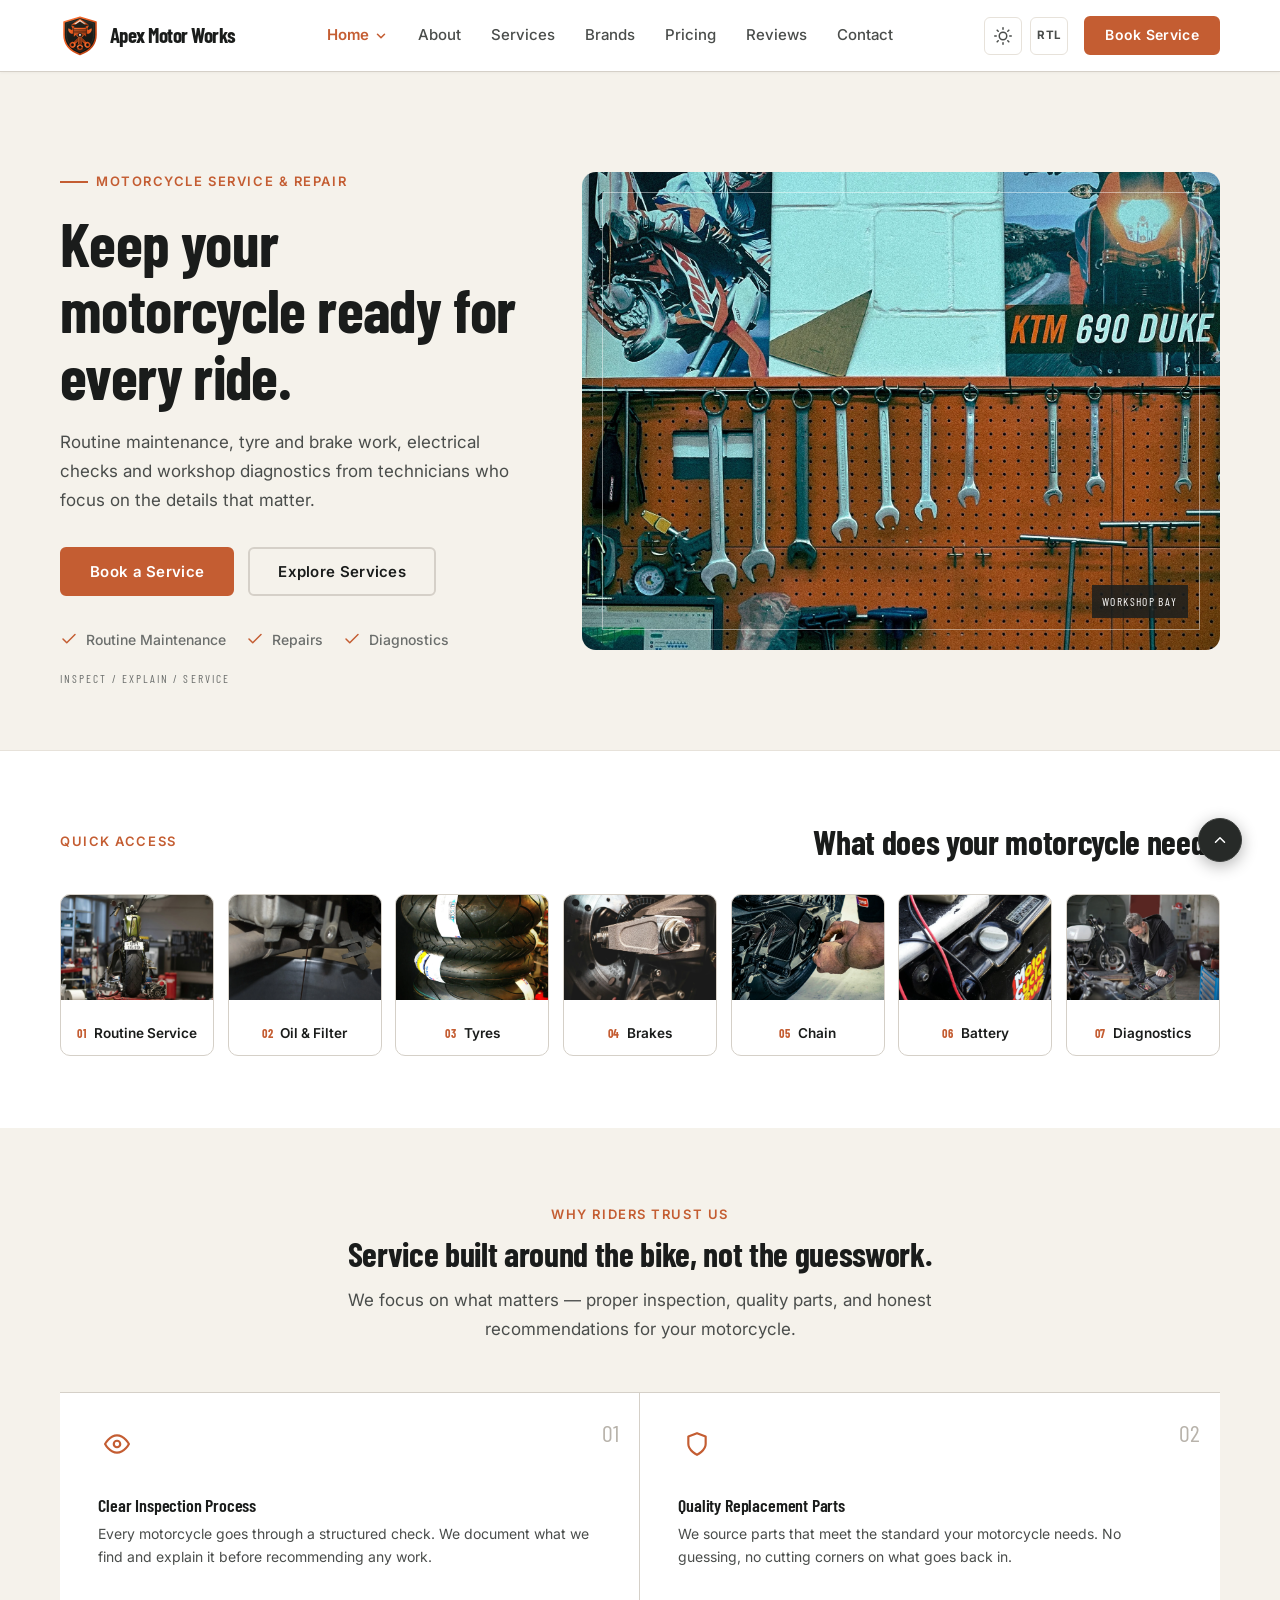
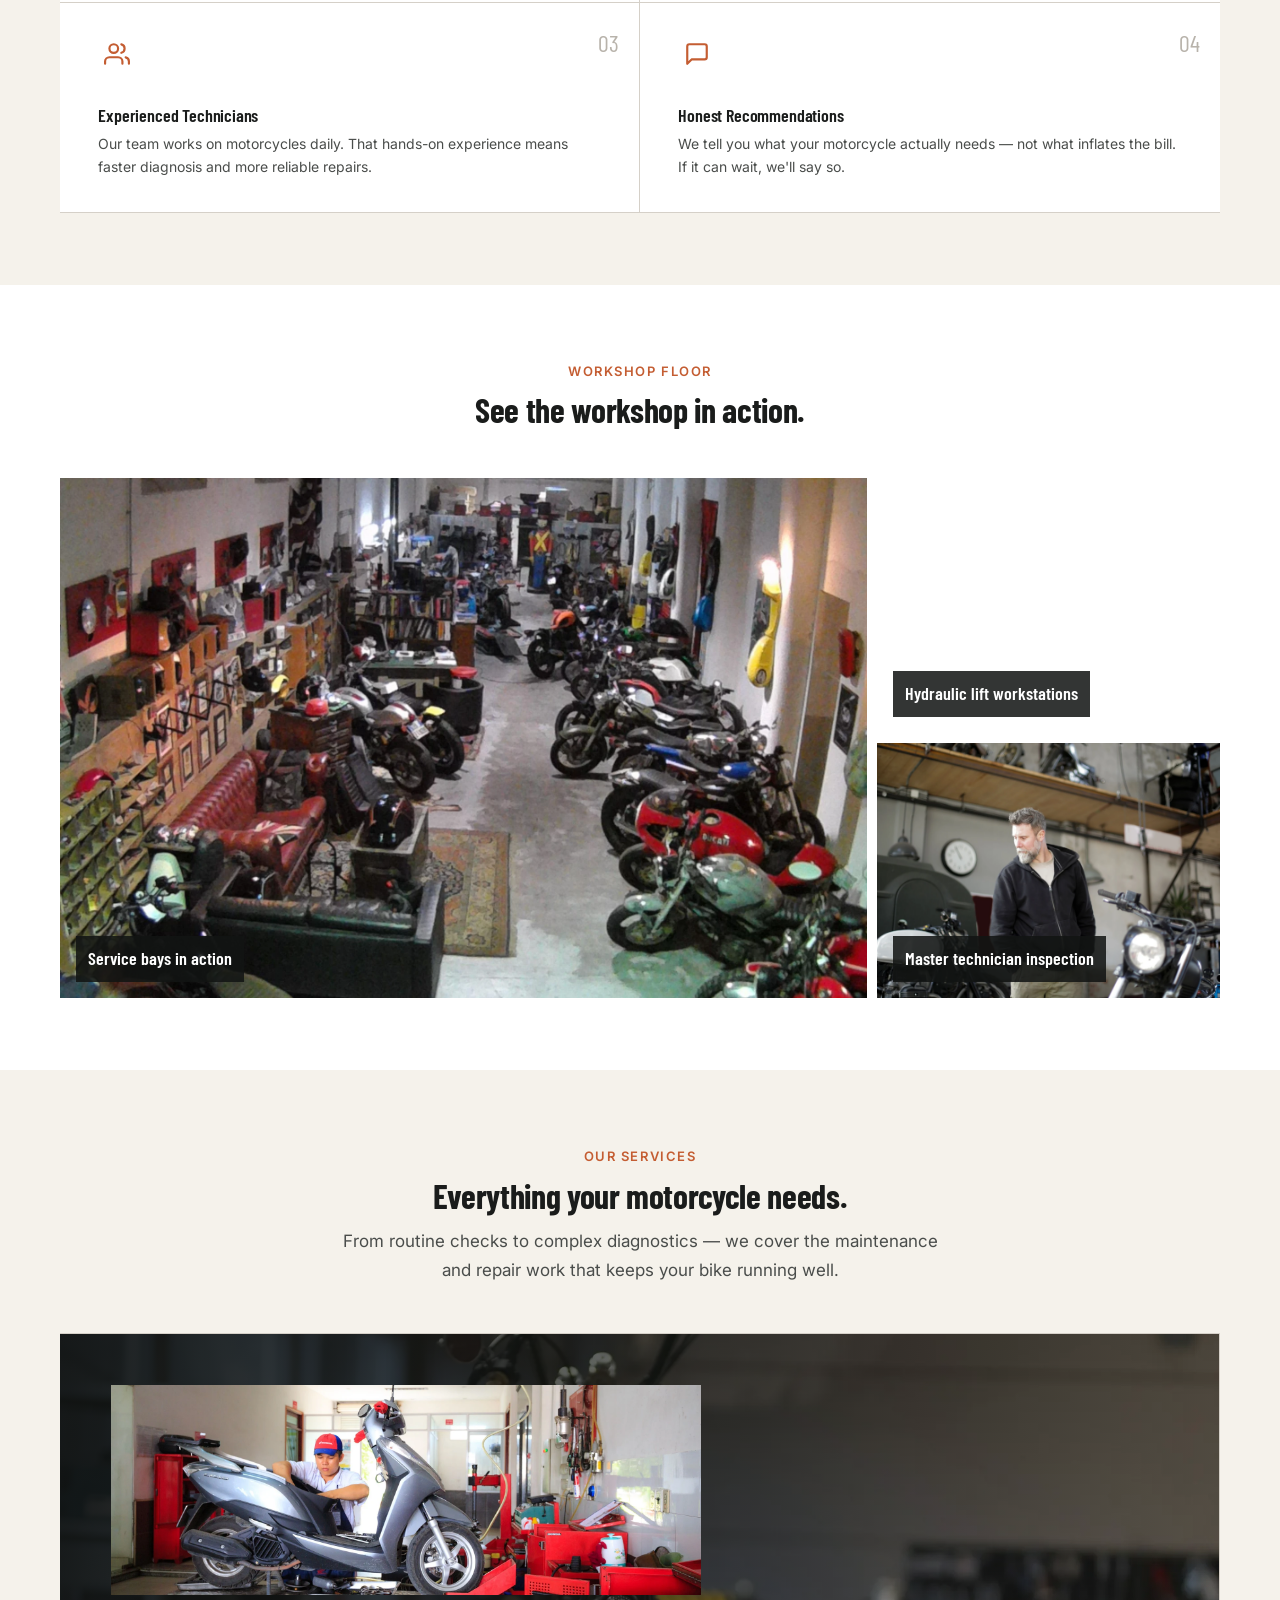
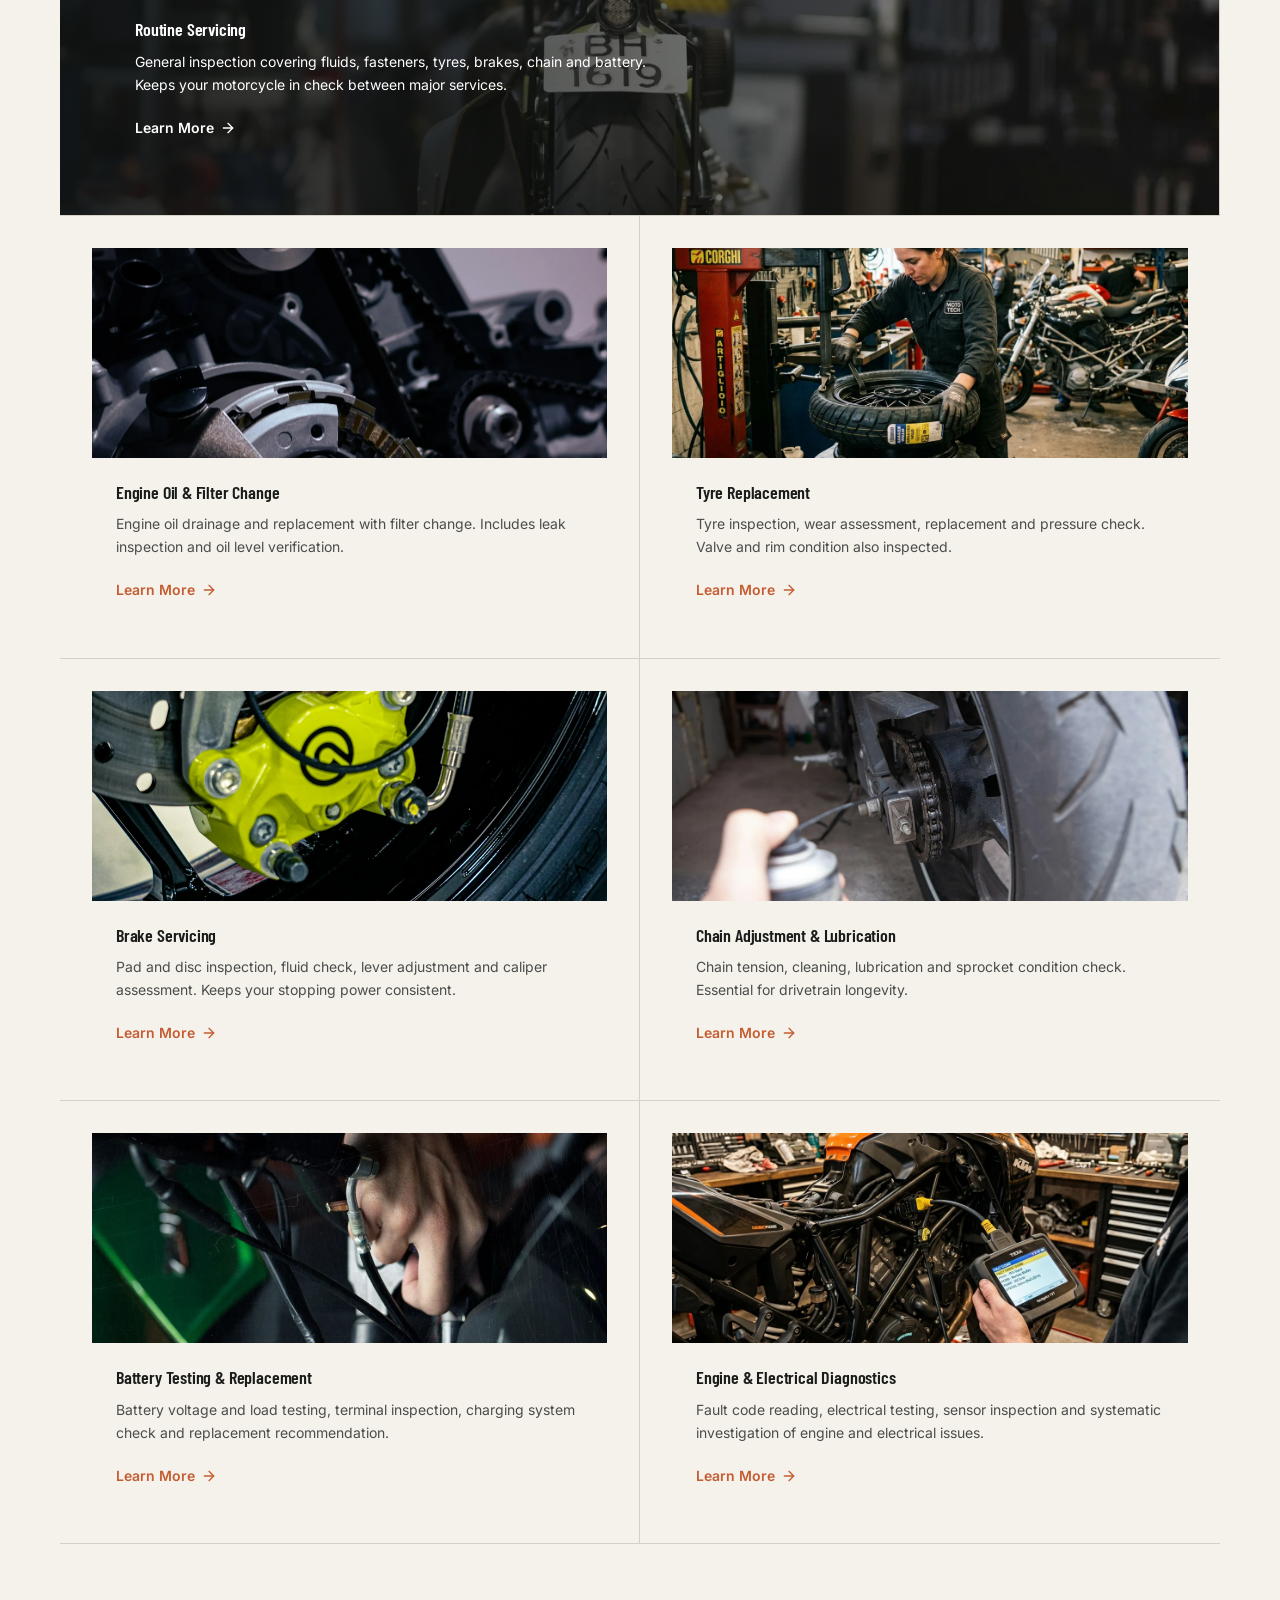
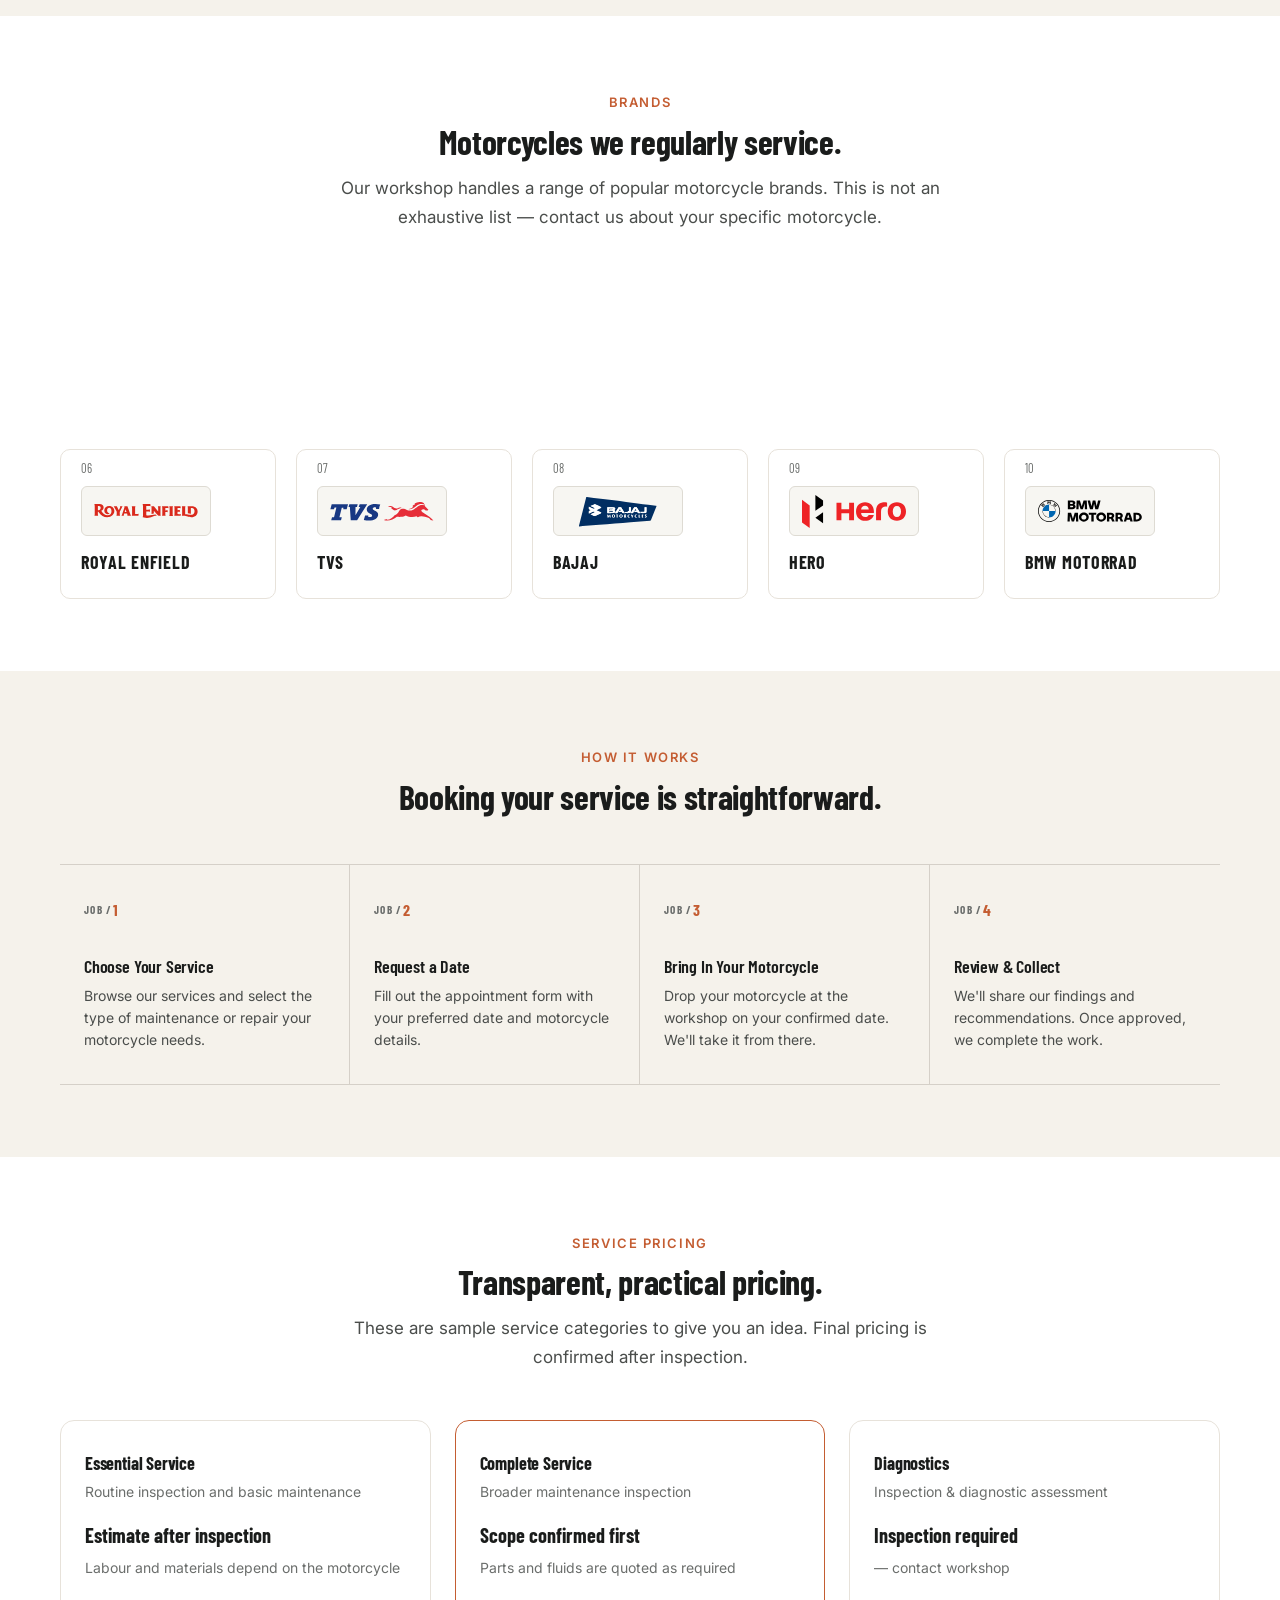
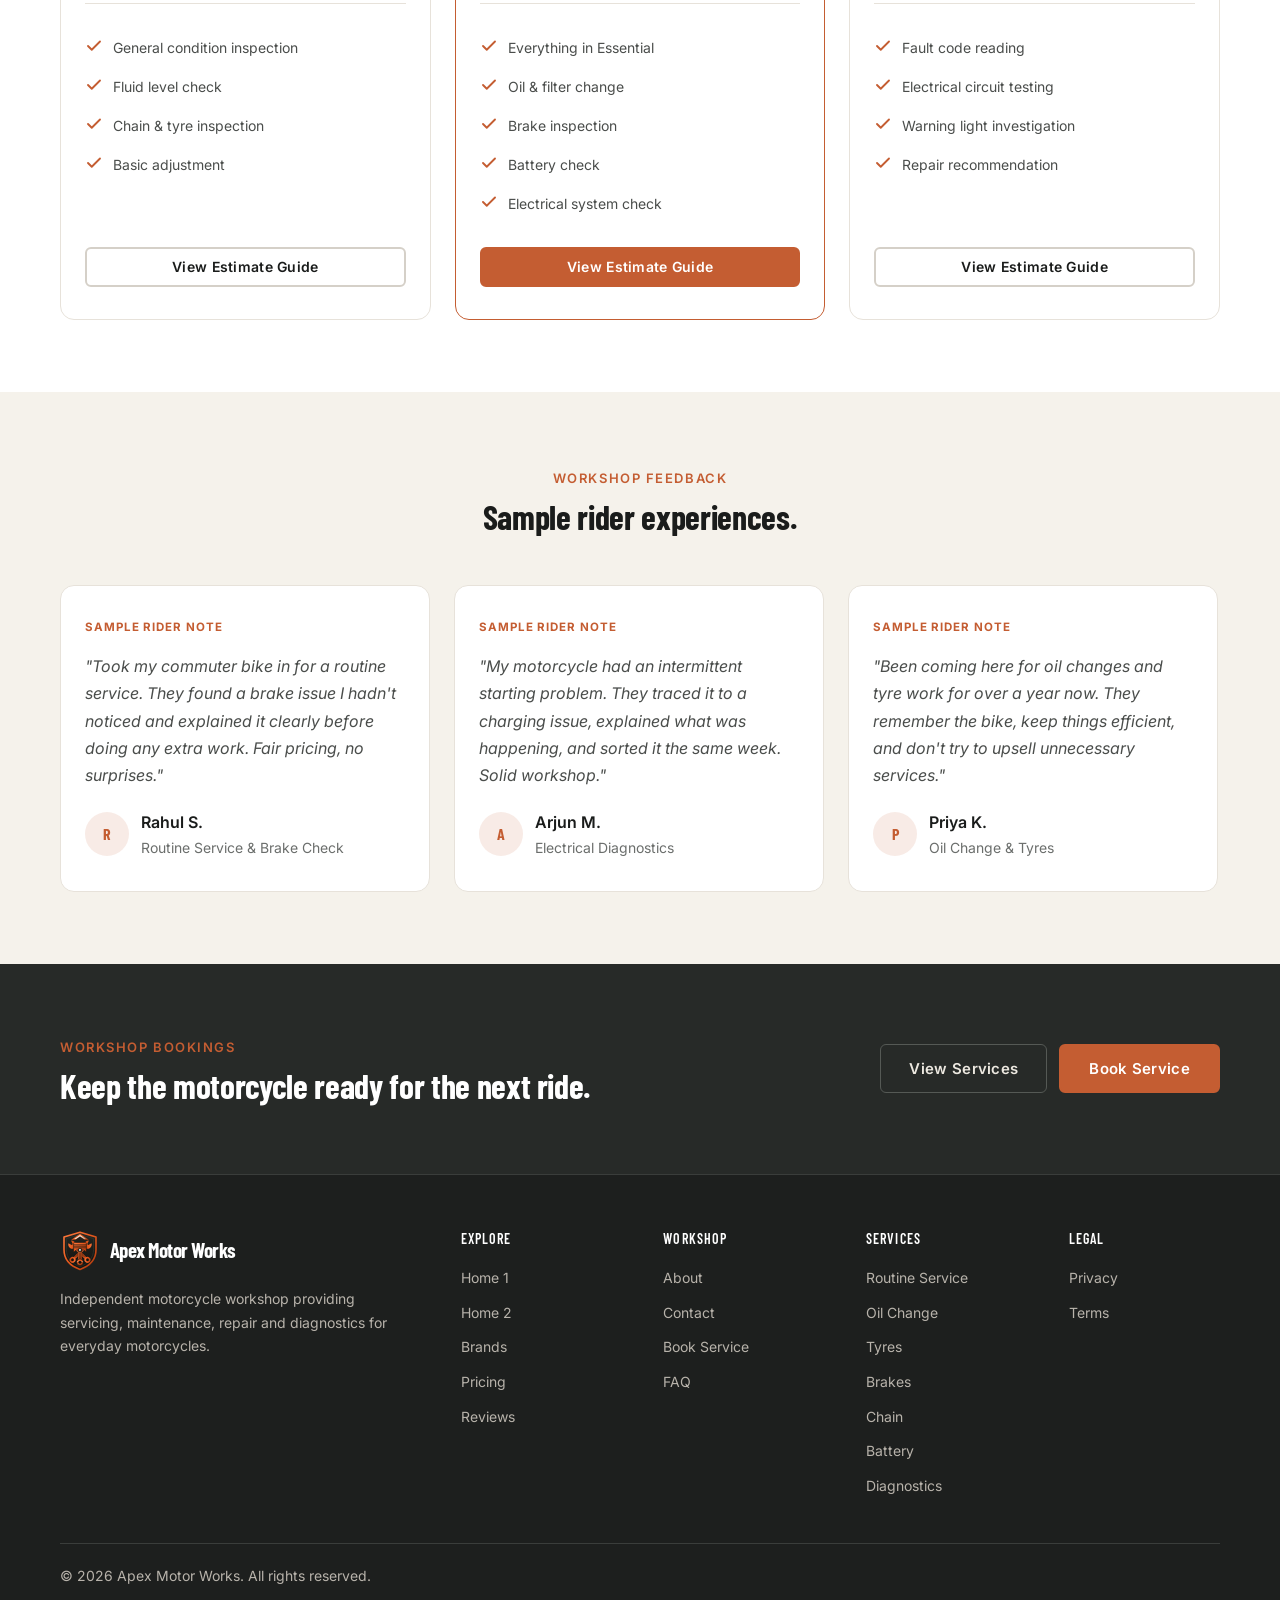
<file: index.html>
<!DOCTYPE html>
<html lang="en" dir="ltr" data-theme="light">
<head>
  <meta charset="UTF-8">
  <meta name="viewport" content="width=device-width, initial-scale=1.0">
  <meta name="theme-color" content="#171815">
  <link rel="icon" href="assets/brand/favicon.svg" type="image/svg+xml">
  <link rel="apple-touch-icon" href="assets/brand/apple-touch-icon.png">
  <link rel="manifest" href="assets/brand/site.webmanifest">
  <title>Apex Motor Works — Motorcycle Service &amp; Repair</title>
  <meta name="description" content="Professional motorcycle servicing, maintenance, repair and diagnostics. Routine service, oil changes, tyres, brakes, chain care and electrical diagnostics for everyday motorcycles.">
  <link rel="preload" as="image" href="assets/images/home1-hero.webp" type="image/webp">
  <link rel="stylesheet" href="assets/css/style.css?v=20261007">
  <link rel="stylesheet" href="assets/css/dark-mode.css?v=20261007">
  <link rel="stylesheet" href="assets/css/rtl.css?v=20261007">
</head>
<body class="home-one">
  <a href="#main" class="skip-link">Skip to main content</a>

  <!-- ========== NAVBAR ========== -->
  <header class="navbar" role="banner">
    <div class="navbar__inner">
      <a href="index.html" class="navbar__brand" aria-label="Apex Motor Works Home">
        <img class="navbar__brand-icon" src="assets/brand/logo-mark.svg" alt="" width="48" height="48">
        <div class="navbar__brand-text">Apex Motor Works</div>
      </a>

      <nav class="navbar__nav" aria-label="Main navigation">
        <div class="nav-home">
          <button class="navbar__link nav-home__trigger" type="button" aria-expanded="false" aria-haspopup="true" aria-controls="homeVariants" aria-current="page"><span>Home</span><svg aria-hidden="true" viewBox="0 0 16 16"><path d="m4 6 4 4 4-4" fill="none" stroke="currentColor" stroke-width="1.75" stroke-linecap="round" stroke-linejoin="round"/></svg></button>
          <div class="nav-home__menu" id="homeVariants"><a href="index.html" aria-current="page"><span>01</span> Home 1</a><a href="pages/home2.html"><span>02</span> Home 2</a></div>
        </div>
        <a href="pages/about.html" class="navbar__link">About</a>
        <a href="pages/services.html" class="navbar__link">Services</a>
        <a href="pages/brands.html" class="navbar__link">Brands</a>
        <a href="pages/pricing.html" class="navbar__link">Pricing</a>
        <a href="pages/reviews.html" class="navbar__link">Reviews</a>
        <a href="pages/contact.html" class="navbar__link">Contact</a>
      </nav>

      <div class="navbar__actions">
        <button class="navbar__toggle-btn" data-theme-toggle aria-label="Switch to dark mode" aria-pressed="false">
          <svg class="icon-sun" viewBox="0 0 24 24" fill="none" stroke="currentColor" stroke-width="2" stroke-linecap="round" stroke-linejoin="round"><circle cx="12" cy="12" r="5"/><line x1="12" y1="1" x2="12" y2="3"/><line x1="12" y1="21" x2="12" y2="23"/><line x1="4.22" y1="4.22" x2="5.64" y2="5.64"/><line x1="18.36" y1="18.36" x2="19.78" y2="19.78"/><line x1="1" y1="12" x2="3" y2="12"/><line x1="21" y1="12" x2="23" y2="12"/><line x1="4.22" y1="19.78" x2="5.64" y2="18.36"/><line x1="18.36" y1="5.64" x2="19.78" y2="4.22"/></svg>
          <svg class="icon-moon" viewBox="0 0 24 24" fill="none" stroke="currentColor" stroke-width="2" stroke-linecap="round" stroke-linejoin="round"><path d="M21 12.79A9 9 0 1 1 11.21 3 7 7 0 0 0 21 12.79z"/></svg>
        </button>
        <button class="navbar__toggle-btn" data-rtl-toggle aria-label="Switch to RTL" aria-pressed="false">
          <span class="rtl-label">RTL</span>
        </button>
        <a href="pages/contact.html#booking" class="btn btn--primary btn--sm navbar__cta">Book Service</a>

        <button class="navbar__hamburger" id="hamburgerBtn" aria-label="Open menu" aria-expanded="false" aria-controls="mobileDrawer">
          <svg viewBox="0 0 24 24" fill="none" stroke="currentColor" stroke-width="2" stroke-linecap="round"><line x1="3" y1="6" x2="21" y2="6"/><line x1="3" y1="12" x2="21" y2="12"/><line x1="3" y1="18" x2="21" y2="18"/></svg>
        </button>
      </div>
    </div>
  </header>

  <!-- Mobile Drawer -->
  <div class="drawer-overlay" id="drawerOverlay"></div>
  <aside class="drawer" id="mobileDrawer" aria-label="Mobile navigation" aria-hidden="true" inert>
    <div class="drawer__header">
      <a href="index.html" class="drawer__brand" aria-label="Apex Motor Works Home">
        <img class="drawer__brand-mark" src="assets/brand/logo-mark.svg" alt="" width="42" height="42">
        <span>Apex Motor Works</span>
      </a>

      <button class="drawer__close" id="drawerCloseBtn" aria-label="Close menu">
        <svg viewBox="0 0 24 24" fill="none" stroke="currentColor" stroke-width="2" stroke-linecap="round"><line x1="18" y1="6" x2="6" y2="18"/><line x1="6" y1="6" x2="18" y2="18"/></svg>
      </button>
    </div>
    <nav class="drawer__nav" aria-label="Mobile navigation links">
      <a href="index.html" class="drawer__link" aria-current="page">
        <svg viewBox="0 0 24 24" fill="none" stroke="currentColor" stroke-width="2" stroke-linecap="round" stroke-linejoin="round"><path d="M3 9l9-7 9 7v11a2 2 0 0 1-2 2H5a2 2 0 0 1-2-2z"/><polyline points="9 22 9 12 15 12 15 22"/></svg>
        Home 1
      </a>
      <a href="pages/home2.html" class="drawer__link">
        <svg viewBox="0 0 24 24" fill="none" stroke="currentColor" stroke-width="2" stroke-linecap="round" stroke-linejoin="round"><path d="M4 18h16M6 18V9l6-4 6 4v9M9 18v-5h6v5"/></svg>
        Home 2
      </a>
      <a href="pages/about.html" class="drawer__link">
        <svg viewBox="0 0 24 24" fill="none" stroke="currentColor" stroke-width="2" stroke-linecap="round" stroke-linejoin="round"><circle cx="12" cy="12" r="10"/><line x1="12" y1="16" x2="12" y2="12"/><line x1="12" y1="8" x2="12.01" y2="8"/></svg>
        About
      </a>
      <a href="pages/services.html" class="drawer__link">
        <svg viewBox="0 0 24 24" fill="none" stroke="currentColor" stroke-width="2" stroke-linecap="round" stroke-linejoin="round"><path d="M14.7 6.3a1 1 0 0 0 0 1.4l1.6 1.6a1 1 0 0 0 1.4 0l3.77-3.77a6 6 0 0 1-7.94 7.94l-6.91 6.91a2.12 2.12 0 0 1-3-3l6.91-6.91a6 6 0 0 1 7.94-7.94l-3.76 3.76z"/></svg>
        Services
      </a>
      <a href="pages/brands.html" class="drawer__link">
        <svg viewBox="0 0 24 24" fill="none" stroke="currentColor" stroke-width="2" stroke-linecap="round" stroke-linejoin="round"><rect x="2" y="7" width="20" height="14" rx="2" ry="2"/><path d="M16 21V5a2 2 0 0 0-2-2h-4a2 2 0 0 0-2 2v16"/></svg>
        Brands
      </a>
      <a href="pages/pricing.html" class="drawer__link">
        <svg viewBox="0 0 24 24" fill="none" stroke="currentColor" stroke-width="2" stroke-linecap="round" stroke-linejoin="round"><line x1="12" y1="1" x2="12" y2="23"/><path d="M17 5H9.5a3.5 3.5 0 0 0 0 7h5a3.5 3.5 0 0 1 0 7H6"/></svg>
        Pricing
      </a>
      <a href="pages/reviews.html" class="drawer__link">
        <svg viewBox="0 0 24 24" fill="none" stroke="currentColor" stroke-width="2" stroke-linecap="round" stroke-linejoin="round"><path d="M21 15a2 2 0 0 1-2 2H7l-4 4V5a2 2 0 0 1 2-2h14a2 2 0 0 1 2 2z"/></svg>
        Reviews
      </a>
      <a href="pages/contact.html" class="drawer__link">
        <svg viewBox="0 0 24 24" fill="none" stroke="currentColor" stroke-width="2" stroke-linecap="round" stroke-linejoin="round"><path d="M21 10c0 7-9 13-9 13s-9-6-9-13a9 9 0 0 1 18 0z"/><circle cx="12" cy="10" r="3"/></svg>
        Contact
      </a>
      <div class="drawer__divider"></div>
      <a href="pages/faq.html" class="drawer__link">
        <svg viewBox="0 0 24 24" fill="none" stroke="currentColor" stroke-width="2" stroke-linecap="round" stroke-linejoin="round"><circle cx="12" cy="12" r="10"/><path d="M9.09 9a3 3 0 0 1 5.83 1c0 2-3 3-3 3"/><line x1="12" y1="17" x2="12.01" y2="17"/></svg>
        FAQ
      </a>
    </nav>
    <div class="drawer__footer">
      <div class="drawer__controls">
        <button class="navbar__toggle-btn" data-theme-toggle aria-label="Toggle theme" aria-pressed="false">
          <svg class="icon-sun" width="16" height="16" viewBox="0 0 24 24" fill="none" stroke="currentColor" stroke-width="2" stroke-linecap="round" stroke-linejoin="round"><circle cx="12" cy="12" r="5"/><line x1="12" y1="1" x2="12" y2="3"/><line x1="12" y1="21" x2="12" y2="23"/><line x1="4.22" y1="4.22" x2="5.64" y2="5.64"/><line x1="18.36" y1="18.36" x2="19.78" y2="19.78"/><line x1="1" y1="12" x2="3" y2="12"/><line x1="21" y1="12" x2="23" y2="12"/><line x1="4.22" y1="19.78" x2="5.64" y2="18.36"/><line x1="18.36" y1="5.64" x2="19.78" y2="4.22"/></svg>
          <svg class="icon-moon" width="16" height="16" viewBox="0 0 24 24" fill="none" stroke="currentColor" stroke-width="2" stroke-linecap="round" stroke-linejoin="round"><path d="M21 12.79A9 9 0 1 1 11.21 3 7 7 0 0 0 21 12.79z"/></svg>
          Theme
        </button>
        <button class="navbar__toggle-btn" data-rtl-toggle aria-label="Toggle RTL" aria-pressed="false">
          <span class="rtl-label">RTL</span>
          Direction
        </button>
      </div>
      <a href="pages/contact.html#booking" class="btn btn--primary drawer__cta">Book Service</a>
    </div>
  </aside>

  <!-- ========== MAIN CONTENT ========== -->
  <main id="main">

    <!-- SECTION 1: HERO -->
    <section class="hero">
      <div class="hero__inner">
        <div class="hero__content">
          <p class="hero__eyebrow">Motorcycle Service &amp; Repair</p>
          <h1 class="hero__title">Keep your motorcycle ready for every ride.</h1>
          <p class="hero__desc">Routine maintenance, tyre and brake work, electrical checks and workshop diagnostics from technicians who focus on the details that matter.</p>
          <div class="btn-group">
            <a href="pages/contact.html#booking" class="btn btn--primary">Book a Service</a>
            <a href="pages/services.html" class="btn btn--secondary">Explore Services</a>
          </div>
          <div class="hero__trust">
            <div class="hero__trust-item">
              <svg viewBox="0 0 24 24" fill="none" stroke="currentColor" stroke-width="2" stroke-linecap="round" stroke-linejoin="round"><polyline points="20 6 9 17 4 12"/></svg>
              Routine Maintenance
            </div>
            <div class="hero__trust-item">
              <svg viewBox="0 0 24 24" fill="none" stroke="currentColor" stroke-width="2" stroke-linecap="round" stroke-linejoin="round"><polyline points="20 6 9 17 4 12"/></svg>
              Repairs
            </div>
            <div class="hero__trust-item">
              <svg viewBox="0 0 24 24" fill="none" stroke="currentColor" stroke-width="2" stroke-linecap="round" stroke-linejoin="round"><polyline points="20 6 9 17 4 12"/></svg>
              Diagnostics
            </div>
          </div>
        </div>
        <div class="hero__image">
          <img src="assets/images/home1-hero.webp" alt="Motorcycle service bay with organized tool wall, precision spanners, diagnostic screen, and motorcycle on lift" width="1800" height="2700" fetchpriority="high">
        </div>
      </div>
    </section>

    <!-- SECTION 2: QUICK SERVICE SELECTOR -->
    <section class="section quick-services">
      <div class="container">
        <div class="section-header">
          <p class="eyebrow">Quick Access</p>
          <h2>What does your motorcycle need?</h2>
        </div>
        <div class="quick-services__grid">
          <a href="pages/service-details.html?service=routine-servicing" class="quick-service-item reveal reveal-delay-1">
            <div class="quick-service-item__image">
              <img src="assets/images/routine-service.webp" alt="Routine motorcycle servicing" width="300" height="200" loading="lazy">
            </div>
            <div class="quick-service-item__info">
              <span class="quick-service-item__num">01</span>
              <span class="quick-service-item__label">Routine Service</span>
            </div>
          </a>
          <a href="pages/service-details.html?service=oil-filter" class="quick-service-item reveal reveal-delay-2">
            <div class="quick-service-item__image">
              <img src="assets/images/oil-service.webp" alt="Motorcycle oil and filter service" width="300" height="200" loading="lazy">
            </div>
            <div class="quick-service-item__info">
              <span class="quick-service-item__num">02</span>
              <span class="quick-service-item__label">Oil &amp; Filter</span>
            </div>
          </a>
          <a href="pages/service-details.html?service=tyre-replacement" class="quick-service-item reveal reveal-delay-3">
            <div class="quick-service-item__image">
              <img src="assets/images/tyre-service.webp" alt="Motorcycle tyre replacement" width="300" height="200" loading="lazy">
            </div>
            <div class="quick-service-item__info">
              <span class="quick-service-item__num">03</span>
              <span class="quick-service-item__label">Tyres</span>
            </div>
          </a>
          <a href="pages/service-details.html?service=brake-servicing" class="quick-service-item reveal reveal-delay-4">
            <div class="quick-service-item__image">
              <img src="assets/images/brake-service.webp" alt="Motorcycle brake servicing" width="300" height="200" loading="lazy">
            </div>
            <div class="quick-service-item__info">
              <span class="quick-service-item__num">04</span>
              <span class="quick-service-item__label">Brakes</span>
            </div>
          </a>
          <a href="pages/service-details.html?service=chain-service" class="quick-service-item reveal reveal-delay-5">
            <div class="quick-service-item__image">
              <img src="assets/images/chain-service.webp" alt="Motorcycle chain adjustment and maintenance" width="300" height="200" loading="lazy">
            </div>
            <div class="quick-service-item__info">
              <span class="quick-service-item__num">05</span>
              <span class="quick-service-item__label">Chain</span>
            </div>
          </a>
          <a href="pages/service-details.html?service=battery-service" class="quick-service-item reveal reveal-delay-6">
            <div class="quick-service-item__image">
              <img src="assets/images/battery-service.webp" alt="Motorcycle battery testing and service" width="300" height="200" loading="lazy">
            </div>
            <div class="quick-service-item__info">
              <span class="quick-service-item__num">06</span>
              <span class="quick-service-item__label">Battery</span>
            </div>
          </a>
          <a href="pages/service-details.html?service=diagnostics" class="quick-service-item reveal reveal-delay-7">
            <div class="quick-service-item__image">
              <img src="assets/images/diagnostics.webp" alt="Motorcycle engine and electrical diagnostics" width="300" height="200" loading="lazy">
            </div>
            <div class="quick-service-item__info">
              <span class="quick-service-item__num">07</span>
              <span class="quick-service-item__label">Diagnostics</span>
            </div>
          </a>
        </div>
      </div>
    </section>

    <!-- SECTION 3: WORKSHOP TRUST -->
    <section class="section section--alt">
      <div class="container">
        <div class="section-header">
          <p class="eyebrow">Why Riders Trust Us</p>
          <h2>Service built around the bike, not the guesswork.</h2>
          <p class="section-subtitle">We focus on what matters — proper inspection, quality parts, and honest recommendations for your motorcycle.</p>
        </div>
        <div class="benefits__grid">
          <div class="benefit-card reveal reveal-delay-1">
            <div class="benefit-card__icon">
              <svg viewBox="0 0 24 24" fill="none" stroke="currentColor" stroke-width="2" stroke-linecap="round" stroke-linejoin="round"><path d="M1 12s4-8 11-8 11 8 11 8-4 8-11 8-11-8-11-8z"/><circle cx="12" cy="12" r="3"/></svg>
            </div>
            <div>
              <h3 class="benefit-card__title">Clear Inspection Process</h3>
              <p class="benefit-card__desc">Every motorcycle goes through a structured check. We document what we find and explain it before recommending any work.</p>
            </div>
          </div>
          <div class="benefit-card reveal reveal-delay-2">
            <div class="benefit-card__icon">
              <svg viewBox="0 0 24 24" fill="none" stroke="currentColor" stroke-width="2" stroke-linecap="round" stroke-linejoin="round"><path d="M12 22s8-4 8-10V5l-8-3-8 3v7c0 6 8 10 8 10z"/></svg>
            </div>
            <div>
              <h3 class="benefit-card__title">Quality Replacement Parts</h3>
              <p class="benefit-card__desc">We source parts that meet the standard your motorcycle needs. No guessing, no cutting corners on what goes back in.</p>
            </div>
          </div>
          <div class="benefit-card reveal reveal-delay-3">
            <div class="benefit-card__icon">
              <svg viewBox="0 0 24 24" fill="none" stroke="currentColor" stroke-width="2" stroke-linecap="round" stroke-linejoin="round"><path d="M17 21v-2a4 4 0 0 0-4-4H5a4 4 0 0 0-4 4v2"/><circle cx="9" cy="7" r="4"/><path d="M23 21v-2a4 4 0 0 0-3-3.87"/><path d="M16 3.13a4 4 0 0 1 0 7.75"/></svg>
            </div>
            <div>
              <h3 class="benefit-card__title">Experienced Technicians</h3>
              <p class="benefit-card__desc">Our team works on motorcycles daily. That hands-on experience means faster diagnosis and more reliable repairs.</p>
            </div>
          </div>
          <div class="benefit-card reveal reveal-delay-4">
            <div class="benefit-card__icon">
              <svg viewBox="0 0 24 24" fill="none" stroke="currentColor" stroke-width="2" stroke-linecap="round" stroke-linejoin="round"><path d="M21 15a2 2 0 0 1-2 2H7l-4 4V5a2 2 0 0 1 2-2h14a2 2 0 0 1 2 2z"/></svg>
            </div>
            <div>
              <h3 class="benefit-card__title">Honest Recommendations</h3>
              <p class="benefit-card__desc">We tell you what your motorcycle actually needs — not what inflates the bill. If it can wait, we'll say so.</p>
            </div>
          </div>
        </div>
      </div>
    </section>

    <!-- SECTION 4: WORKSHOP IN ACTION -->
    <section class="section">
      <div class="container">
        <div class="section-header">
          <p class="eyebrow">Workshop Floor</p>
          <h2>See the workshop in action.</h2>
        </div>
        <div class="workshop-gallery__grid">
          <div class="workshop-gallery__item reveal">
            <img src="assets/images/workshop-panorama.webp" alt="High-angle panoramic view of custom motorcycle workshop floor and service bays with motorcycles" width="1800" height="2400" loading="lazy" decoding="async">
            <div class="workshop-gallery__caption">
              <span>Service bays in action</span>
            </div>
          </div>
          <div class="workshop-gallery__item reveal reveal-delay-1">
            <img src="assets/images/workshop-bays.webp" alt="Full motorcycle service workshop floor with active hydraulic lift bays and tools" width="1264" height="848" loading="lazy" decoding="async">
            <div class="workshop-gallery__caption">
              <span>Hydraulic lift workstations</span>
            </div>
          </div>
          <div class="workshop-gallery__item reveal reveal-delay-2">
            <img src="assets/images/technician.webp" alt="Master motorcycle technician inspecting motorcycle systems in workshop garage" width="1200" height="800" loading="lazy" decoding="async">
            <div class="workshop-gallery__caption">
              <span>Master technician inspection</span>
            </div>
          </div>
        </div>
      </div>
    </section>

    <!-- SECTION 5: SERVICES OVERVIEW -->
    <section class="section section--alt">
      <div class="container">
        <div class="section-header">
          <p class="eyebrow">Our Services</p>
          <h2>Everything your motorcycle needs.</h2>
          <p class="section-subtitle">From routine checks to complex diagnostics — we cover the maintenance and repair work that keeps your bike running well.</p>
        </div>
        <div class="services__grid">
          <div class="service-card reveal reveal-delay-1">
            <div class="service-card__image">
              <img src="assets/images/detail-routine.webp" alt="Motorcycle on hydraulic scissor lift undergoing comprehensive routine servicing" width="600" height="400" loading="lazy">
            </div>
            <div class="service-card__body">
              <h3 class="service-card__title">Routine Servicing</h3>
              <p class="service-card__desc">General inspection covering fluids, fasteners, tyres, brakes, chain and battery. Keeps your motorcycle in check between major services.</p>
              <a href="pages/service-details.html?service=routine-servicing" class="service-card__link">Learn More <svg viewBox="0 0 24 24" fill="none" stroke="currentColor" stroke-width="2" stroke-linecap="round" stroke-linejoin="round"><line x1="5" y1="12" x2="19" y2="12"/><polyline points="12 5 19 12 12 19"/></svg></a>
            </div>
          </div>
          <div class="service-card reveal reveal-delay-2">
            <div class="service-card__image">
              <img src="assets/images/detail-engine.webp" alt="Motorcycle engine oil sump and filter inspection" width="600" height="400" loading="lazy">
            </div>
            <div class="service-card__body">
              <h3 class="service-card__title">Engine Oil &amp; Filter Change</h3>
              <p class="service-card__desc">Engine oil drainage and replacement with filter change. Includes leak inspection and oil level verification.</p>
              <a href="pages/service-details.html?service=oil-filter" class="service-card__link">Learn More <svg viewBox="0 0 24 24" fill="none" stroke="currentColor" stroke-width="2" stroke-linecap="round" stroke-linejoin="round"><line x1="5" y1="12" x2="19" y2="12"/><polyline points="12 5 19 12 12 19"/></svg></a>
            </div>
          </div>
          <div class="service-card reveal reveal-delay-3">
            <div class="service-card__image">
              <img src="assets/images/tyre-fitting.webp" alt="Motorcycle technician mounting fresh street tyre on workshop machine" width="600" height="400" loading="lazy">
            </div>
            <div class="service-card__body">
              <h3 class="service-card__title">Tyre Replacement</h3>
              <p class="service-card__desc">Tyre inspection, wear assessment, replacement and pressure check. Valve and rim condition also inspected.</p>
              <a href="pages/service-details.html?service=tyre-replacement" class="service-card__link">Learn More <svg viewBox="0 0 24 24" fill="none" stroke="currentColor" stroke-width="2" stroke-linecap="round" stroke-linejoin="round"><line x1="5" y1="12" x2="19" y2="12"/><polyline points="12 5 19 12 12 19"/></svg></a>
            </div>
          </div>
          <div class="service-card reveal reveal-delay-4">
            <div class="service-card__image">
              <img src="assets/images/detail-brakes.webp" alt="Motorcycle performance brake caliper and disc rotor servicing" width="600" height="400" loading="lazy">
            </div>
            <div class="service-card__body">
              <h3 class="service-card__title">Brake Servicing</h3>
              <p class="service-card__desc">Pad and disc inspection, fluid check, lever adjustment and caliper assessment. Keeps your stopping power consistent.</p>
              <a href="pages/service-details.html?service=brake-servicing" class="service-card__link">Learn More <svg viewBox="0 0 24 24" fill="none" stroke="currentColor" stroke-width="2" stroke-linecap="round" stroke-linejoin="round"><line x1="5" y1="12" x2="19" y2="12"/><polyline points="12 5 19 12 12 19"/></svg></a>
            </div>
          </div>
          <div class="service-card reveal reveal-delay-5">
            <div class="service-card__image">
              <img src="assets/images/detail-chain.webp" alt="Motorcycle drive chain tensioning, alignment and lubrication" width="600" height="400" loading="lazy">
            </div>
            <div class="service-card__body">
              <h3 class="service-card__title">Chain Adjustment &amp; Lubrication</h3>
              <p class="service-card__desc">Chain tension, cleaning, lubrication and sprocket condition check. Essential for drivetrain longevity.</p>
              <a href="pages/service-details.html?service=chain-service" class="service-card__link">Learn More <svg viewBox="0 0 24 24" fill="none" stroke="currentColor" stroke-width="2" stroke-linecap="round" stroke-linejoin="round"><line x1="5" y1="12" x2="19" y2="12"/><polyline points="12 5 19 12 12 19"/></svg></a>
            </div>
          </div>
          <div class="service-card reveal reveal-delay-6">
            <div class="service-card__image">
              <img src="assets/images/detail-cables.webp" alt="Motorcycle battery and electrical diagnostic cables inspection" width="600" height="400" loading="lazy">
            </div>
            <div class="service-card__body">
              <h3 class="service-card__title">Battery Testing &amp; Replacement</h3>
              <p class="service-card__desc">Battery voltage and load testing, terminal inspection, charging system check and replacement recommendation.</p>
              <a href="pages/service-details.html?service=battery-service" class="service-card__link">Learn More <svg viewBox="0 0 24 24" fill="none" stroke="currentColor" stroke-width="2" stroke-linecap="round" stroke-linejoin="round"><line x1="5" y1="12" x2="19" y2="12"/><polyline points="12 5 19 12 12 19"/></svg></a>
            </div>
          </div>
          <div class="service-card reveal reveal-delay-7">
            <div class="service-card__image">
              <img src="assets/images/diagnostic-scanner.webp" alt="Technician troubleshooting motorcycle ECU and engine diagnostics with electronic scanner" width="600" height="400" loading="lazy">
            </div>
            <div class="service-card__body">
              <h3 class="service-card__title">Engine &amp; Electrical Diagnostics</h3>
              <p class="service-card__desc">Fault code reading, electrical testing, sensor inspection and systematic investigation of engine and electrical issues.</p>
              <a href="pages/service-details.html?service=diagnostics" class="service-card__link">Learn More <svg viewBox="0 0 24 24" fill="none" stroke="currentColor" stroke-width="2" stroke-linecap="round" stroke-linejoin="round"><line x1="5" y1="12" x2="19" y2="12"/><polyline points="12 5 19 12 12 19"/></svg></a>
            </div>
          </div>
        </div>
      </div>
    </section>

    <!-- SECTION 6: BRANDS SERVICED -->
    <section class="section">
      <div class="container">
        <div class="section-header">
          <p class="eyebrow">Brands</p>
          <h2>Motorcycles we regularly service.</h2>
          <p class="section-subtitle">Our workshop handles a range of popular motorcycle brands. This is not an exhaustive list — contact us about your specific motorcycle.</p>
        </div>
        <div class="brands__grid">
          <div class="brand-card reveal reveal-delay-1">
            <div class="brand-card__logo"><img src="assets/brands/honda.svg" alt="Honda logo" width="300" height="68" loading="lazy"></div>
            <span class="brand-card__name">Honda</span>
          </div>
          <div class="brand-card reveal reveal-delay-2">
            <div class="brand-card__logo"><img src="assets/brands/yamaha.svg" alt="Yamaha Motor logo" width="1280" height="285" loading="lazy"></div>
            <span class="brand-card__name">Yamaha</span>
          </div>
          <div class="brand-card reveal reveal-delay-3">
            <div class="brand-card__logo"><img src="assets/brands/suzuki.svg" alt="Suzuki logo" width="512" height="100" loading="lazy"></div>
            <span class="brand-card__name">Suzuki</span>
          </div>
          <div class="brand-card reveal reveal-delay-4">
            <div class="brand-card__logo"><img src="assets/brands/kawasaki.svg" alt="Kawasaki logo" width="168" height="30" loading="lazy"></div>
            <span class="brand-card__name">Kawasaki</span>
          </div>
          <div class="brand-card reveal reveal-delay-5">
            <div class="brand-card__logo"><img src="assets/brands/ktm.svg" alt="KTM logo" width="710" height="222" loading="lazy"></div>
            <span class="brand-card__name">KTM</span>
          </div>
          <div class="brand-card reveal reveal-delay-1">
            <div class="brand-card__logo"><img src="assets/brands/royal-enfield.svg" alt="Royal Enfield logo" width="512" height="69" loading="lazy"></div>
            <span class="brand-card__name">Royal Enfield</span>
          </div>
          <div class="brand-card reveal reveal-delay-2">
            <div class="brand-card__logo"><img src="assets/brands/tvs.svg" alt="TVS Motor logo" width="180" height="70" loading="lazy"></div>
            <span class="brand-card__name">TVS</span>
          </div>
          <div class="brand-card reveal reveal-delay-3">
            <div class="brand-card__logo"><img src="assets/brands/bajaj.svg" alt="Bajaj Auto logo" width="512" height="202" loading="lazy"></div>
            <span class="brand-card__name">Bajaj</span>
          </div>
          <div class="brand-card reveal reveal-delay-4">
            <div class="brand-card__logo"><img src="assets/brands/hero.svg" alt="Hero MotoCorp logo" width="500" height="162" loading="lazy"></div>
            <span class="brand-card__name">Hero</span>
          </div>
          <div class="brand-card reveal reveal-delay-5">
            <div class="brand-card__logo"><img src="assets/brands/bmw-motorrad.svg" alt="BMW Motorrad logo" width="512" height="109" loading="lazy"></div>
            <span class="brand-card__name">BMW Motorrad</span>
          </div>
        </div>
      </div>
    </section>

    <!-- SECTION 7: HOW BOOKING WORKS -->
    <section class="section section--alt">
      <div class="container">
        <div class="section-header">
          <p class="eyebrow">How It Works</p>
          <h2>Booking your service is straightforward.</h2>
        </div>
        <div class="steps__grid">
          <div class="step-card reveal reveal-delay-1">
            <div class="step-card__number">1</div>
            <h3 class="step-card__title">Choose Your Service</h3>
            <p class="step-card__desc">Browse our services and select the type of maintenance or repair your motorcycle needs.</p>
          </div>
          <div class="step-card reveal reveal-delay-2">
            <div class="step-card__number">2</div>
            <h3 class="step-card__title">Request a Date</h3>
            <p class="step-card__desc">Fill out the appointment form with your preferred date and motorcycle details.</p>
          </div>
          <div class="step-card reveal reveal-delay-3">
            <div class="step-card__number">3</div>
            <h3 class="step-card__title">Bring In Your Motorcycle</h3>
            <p class="step-card__desc">Drop your motorcycle at the workshop on your confirmed date. We'll take it from there.</p>
          </div>
          <div class="step-card reveal reveal-delay-4">
            <div class="step-card__number">4</div>
            <h3 class="step-card__title">Review &amp; Collect</h3>
            <p class="step-card__desc">We'll share our findings and recommendations. Once approved, we complete the work.</p>
          </div>
        </div>
      </div>
    </section>

    <!-- SECTION 8: PRICING PREVIEW -->
    <section class="section">
      <div class="container">
        <div class="section-header">
          <p class="eyebrow">Service Pricing</p>
          <h2>Transparent, practical pricing.</h2>
          <p class="section-subtitle">These are sample service categories to give you an idea. Final pricing is confirmed after inspection.</p>
        </div>
        <div class="pricing__grid">
          <div class="pricing-card reveal reveal-delay-1">
            <div class="pricing-card__header">
              <h3 class="pricing-card__title">Essential Service</h3>
              <p class="pricing-card__subtitle">Routine inspection and basic maintenance</p>
              <div class="pricing-card__price">Estimate after inspection <span>Labour and materials depend on the motorcycle</span></div>
            </div>
            <div class="pricing-card__features">
              <div class="pricing-card__feature">
                <svg viewBox="0 0 24 24" fill="none" stroke="currentColor" stroke-width="2.5" stroke-linecap="round" stroke-linejoin="round"><polyline points="20 6 9 17 4 12"/></svg>
                General condition inspection
              </div>
              <div class="pricing-card__feature">
                <svg viewBox="0 0 24 24" fill="none" stroke="currentColor" stroke-width="2.5" stroke-linecap="round" stroke-linejoin="round"><polyline points="20 6 9 17 4 12"/></svg>
                Fluid level check
              </div>
              <div class="pricing-card__feature">
                <svg viewBox="0 0 24 24" fill="none" stroke="currentColor" stroke-width="2.5" stroke-linecap="round" stroke-linejoin="round"><polyline points="20 6 9 17 4 12"/></svg>
                Chain &amp; tyre inspection
              </div>
              <div class="pricing-card__feature">
                <svg viewBox="0 0 24 24" fill="none" stroke="currentColor" stroke-width="2.5" stroke-linecap="round" stroke-linejoin="round"><polyline points="20 6 9 17 4 12"/></svg>
                Basic adjustment
              </div>
            </div>
            <a href="pages/pricing.html" class="btn btn--secondary btn--sm btn--full">View Estimate Guide</a>
          </div>
          <div class="pricing-card pricing-card--featured reveal reveal-delay-2">
            <div class="pricing-card__header">
              <h3 class="pricing-card__title">Complete Service</h3>
              <p class="pricing-card__subtitle">Broader maintenance inspection</p>
              <div class="pricing-card__price">Scope confirmed first <span>Parts and fluids are quoted as required</span></div>
            </div>
            <div class="pricing-card__features">
              <div class="pricing-card__feature">
                <svg viewBox="0 0 24 24" fill="none" stroke="currentColor" stroke-width="2.5" stroke-linecap="round" stroke-linejoin="round"><polyline points="20 6 9 17 4 12"/></svg>
                Everything in Essential
              </div>
              <div class="pricing-card__feature">
                <svg viewBox="0 0 24 24" fill="none" stroke="currentColor" stroke-width="2.5" stroke-linecap="round" stroke-linejoin="round"><polyline points="20 6 9 17 4 12"/></svg>
                Oil &amp; filter change
              </div>
              <div class="pricing-card__feature">
                <svg viewBox="0 0 24 24" fill="none" stroke="currentColor" stroke-width="2.5" stroke-linecap="round" stroke-linejoin="round"><polyline points="20 6 9 17 4 12"/></svg>
                Brake inspection
              </div>
              <div class="pricing-card__feature">
                <svg viewBox="0 0 24 24" fill="none" stroke="currentColor" stroke-width="2.5" stroke-linecap="round" stroke-linejoin="round"><polyline points="20 6 9 17 4 12"/></svg>
                Battery check
              </div>
              <div class="pricing-card__feature">
                <svg viewBox="0 0 24 24" fill="none" stroke="currentColor" stroke-width="2.5" stroke-linecap="round" stroke-linejoin="round"><polyline points="20 6 9 17 4 12"/></svg>
                Electrical system check
              </div>
            </div>
            <a href="pages/pricing.html" class="btn btn--primary btn--sm btn--full">View Estimate Guide</a>
          </div>
          <div class="pricing-card reveal reveal-delay-3">
            <div class="pricing-card__header">
              <h3 class="pricing-card__title">Diagnostics</h3>
              <p class="pricing-card__subtitle">Inspection &amp; diagnostic assessment</p>
              <div class="pricing-card__price">Inspection required <span>— contact workshop</span></div>
            </div>
            <div class="pricing-card__features">
              <div class="pricing-card__feature">
                <svg viewBox="0 0 24 24" fill="none" stroke="currentColor" stroke-width="2.5" stroke-linecap="round" stroke-linejoin="round"><polyline points="20 6 9 17 4 12"/></svg>
                Fault code reading
              </div>
              <div class="pricing-card__feature">
                <svg viewBox="0 0 24 24" fill="none" stroke="currentColor" stroke-width="2.5" stroke-linecap="round" stroke-linejoin="round"><polyline points="20 6 9 17 4 12"/></svg>
                Electrical circuit testing
              </div>
              <div class="pricing-card__feature">
                <svg viewBox="0 0 24 24" fill="none" stroke="currentColor" stroke-width="2.5" stroke-linecap="round" stroke-linejoin="round"><polyline points="20 6 9 17 4 12"/></svg>
                Warning light investigation
              </div>
              <div class="pricing-card__feature">
                <svg viewBox="0 0 24 24" fill="none" stroke="currentColor" stroke-width="2.5" stroke-linecap="round" stroke-linejoin="round"><polyline points="20 6 9 17 4 12"/></svg>
                Repair recommendation
              </div>
            </div>
            <a href="pages/pricing.html" class="btn btn--secondary btn--sm btn--full">View Estimate Guide</a>
          </div>
        </div>
      </div>
    </section>

    <!-- SECTION 9: CUSTOMER REVIEWS -->
    <section class="section section--alt">
      <div class="container">
        <div class="section-header">
          <p class="eyebrow">Workshop Feedback</p>
          <h2>Sample rider experiences.</h2>
        </div>
        <div class="reviews-slider">
          <div class="reviews-slider__viewport">
            <div class="reviews-slider__track">
              <div class="review-card reveal">
                <p class="review-card__category">Sample rider note</p>
                <p class="review-card__text">"Took my commuter bike in for a routine service. They found a brake issue I hadn't noticed and explained it clearly before doing any extra work. Fair pricing, no surprises."</p>
                <div class="review-card__author">
                  <div class="review-card__avatar">R</div>
                  <div>
                    <div class="review-card__name">Rahul S.</div>
                    <div class="review-card__service">Routine Service &amp; Brake Check</div>
                  </div>
                </div>
              </div>
              <div class="review-card reveal">
                <p class="review-card__category">Sample rider note</p>
                <p class="review-card__text">"My motorcycle had an intermittent starting problem. They traced it to a charging issue, explained what was happening, and sorted it the same week. Solid workshop."</p>
                <div class="review-card__author">
                  <div class="review-card__avatar">A</div>
                  <div>
                    <div class="review-card__name">Arjun M.</div>
                    <div class="review-card__service">Electrical Diagnostics</div>
                  </div>
                </div>
              </div>
              <div class="review-card reveal">
                <p class="review-card__category">Sample rider note</p>
                <p class="review-card__text">"Been coming here for oil changes and tyre work for over a year now. They remember the bike, keep things efficient, and don't try to upsell unnecessary services."</p>
                <div class="review-card__author">
                  <div class="review-card__avatar">P</div>
                  <div>
                    <div class="review-card__name">Priya K.</div>
                    <div class="review-card__service">Oil Change &amp; Tyres</div>
                  </div>
                </div>
              </div>
            </div>
          </div>
          <div class="reviews-slider__controls">
            <button class="reviews-slider__btn reviews-slider__btn--prev" aria-label="Previous review">
              <svg viewBox="0 0 24 24" fill="none" stroke="currentColor" stroke-width="2" stroke-linecap="round" stroke-linejoin="round"><polyline points="15 18 9 12 15 6"/></svg>
            </button>
            <button class="reviews-slider__btn reviews-slider__btn--next" aria-label="Next review">
              <svg viewBox="0 0 24 24" fill="none" stroke="currentColor" stroke-width="2" stroke-linecap="round" stroke-linejoin="round"><polyline points="9 18 15 12 9 6"/></svg>
            </button>
          </div>
        </div>
      </div>
    </section>

    <!-- SECTION 10: FINAL CTA -->

  </main>

  <!-- ========== FOOTER ========== -->
  <footer class="footer" id="site-footer" role="contentinfo">
    <div class="footer__action">
      <div class="container footer__action-inner">
        <div>
          <p class="eyebrow">Workshop bookings</p>
          <h2>Keep the motorcycle ready for the next ride.</h2>
        </div>
        <div class="footer__action-links">
          <a href="pages/services.html" class="btn btn--footer-secondary">View Services</a>
          <a href="pages/contact.html#booking" class="btn btn--primary">Book Service</a>
        </div>
      </div>
    </div>
    <div class="container">
      <div class="footer__grid">
        <div class="footer__brand-area">
          <a href="index.html" class="navbar__brand" aria-label="Apex Motor Works Home">
            <img class="navbar__brand-icon" src="assets/brand/logo-mark.svg" alt="" width="48" height="48">
            <span class="navbar__brand-text">Apex Motor Works</span>
          </a>
          <p class="footer__brand-desc">Independent motorcycle workshop providing servicing, maintenance, repair and diagnostics for everyday motorcycles.</p>
        </div>
        <div>
          <h4 class="footer__col-title">Explore</h4>
          <a href="index.html" class="footer__link">Home 1</a>
          <a href="pages/home2.html" class="footer__link">Home 2</a>
          <a href="pages/brands.html" class="footer__link">Brands</a>
          <a href="pages/pricing.html" class="footer__link">Pricing</a>
          <a href="pages/reviews.html" class="footer__link">Reviews</a>
        </div>
        <div>
          <h4 class="footer__col-title">Workshop</h4>
          <a href="pages/about.html" class="footer__link">About</a>
          <a href="pages/contact.html" class="footer__link">Contact</a>
          <a href="pages/contact.html#booking" class="footer__link">Book Service</a>
          <a href="pages/faq.html" class="footer__link">FAQ</a>
        </div>
        <div>
          <h4 class="footer__col-title">Services</h4>
          <a href="pages/service-details.html?service=routine-servicing" class="footer__link">Routine Service</a>
          <a href="pages/service-details.html?service=oil-filter" class="footer__link">Oil Change</a>
          <a href="pages/service-details.html?service=tyre-replacement" class="footer__link">Tyres</a>
          <a href="pages/service-details.html?service=brake-servicing" class="footer__link">Brakes</a>
          <a href="pages/service-details.html?service=chain-service" class="footer__link">Chain</a>
          <a href="pages/service-details.html?service=battery-service" class="footer__link">Battery</a>
          <a href="pages/service-details.html?service=diagnostics" class="footer__link">Diagnostics</a>
        </div>
        <div class="footer__legal">
          <h4 class="footer__col-title">Legal</h4>
          <a href="pages/privacy.html" class="footer__link">Privacy</a>
          <a href="pages/terms.html" class="footer__link">Terms</a>
        </div>
      </div>
      <div class="footer__bottom">
        <p class="footer__copy">&copy; <span data-current-year>2026</span> Apex Motor Works. All rights reserved.</p>
        <button class="btn--back-to-top" id="backToTop" aria-label="Back to top"><svg viewBox="0 0 24 24" fill="none" stroke="currentColor" stroke-width="2" stroke-linecap="round" stroke-linejoin="round"><polyline points="18 15 12 9 6 15"/></svg></button>
      </div>
    </div>
  </footer>


  <script src="assets/js/main.js?v=20261007"></script>
</body>
</html>
</file>
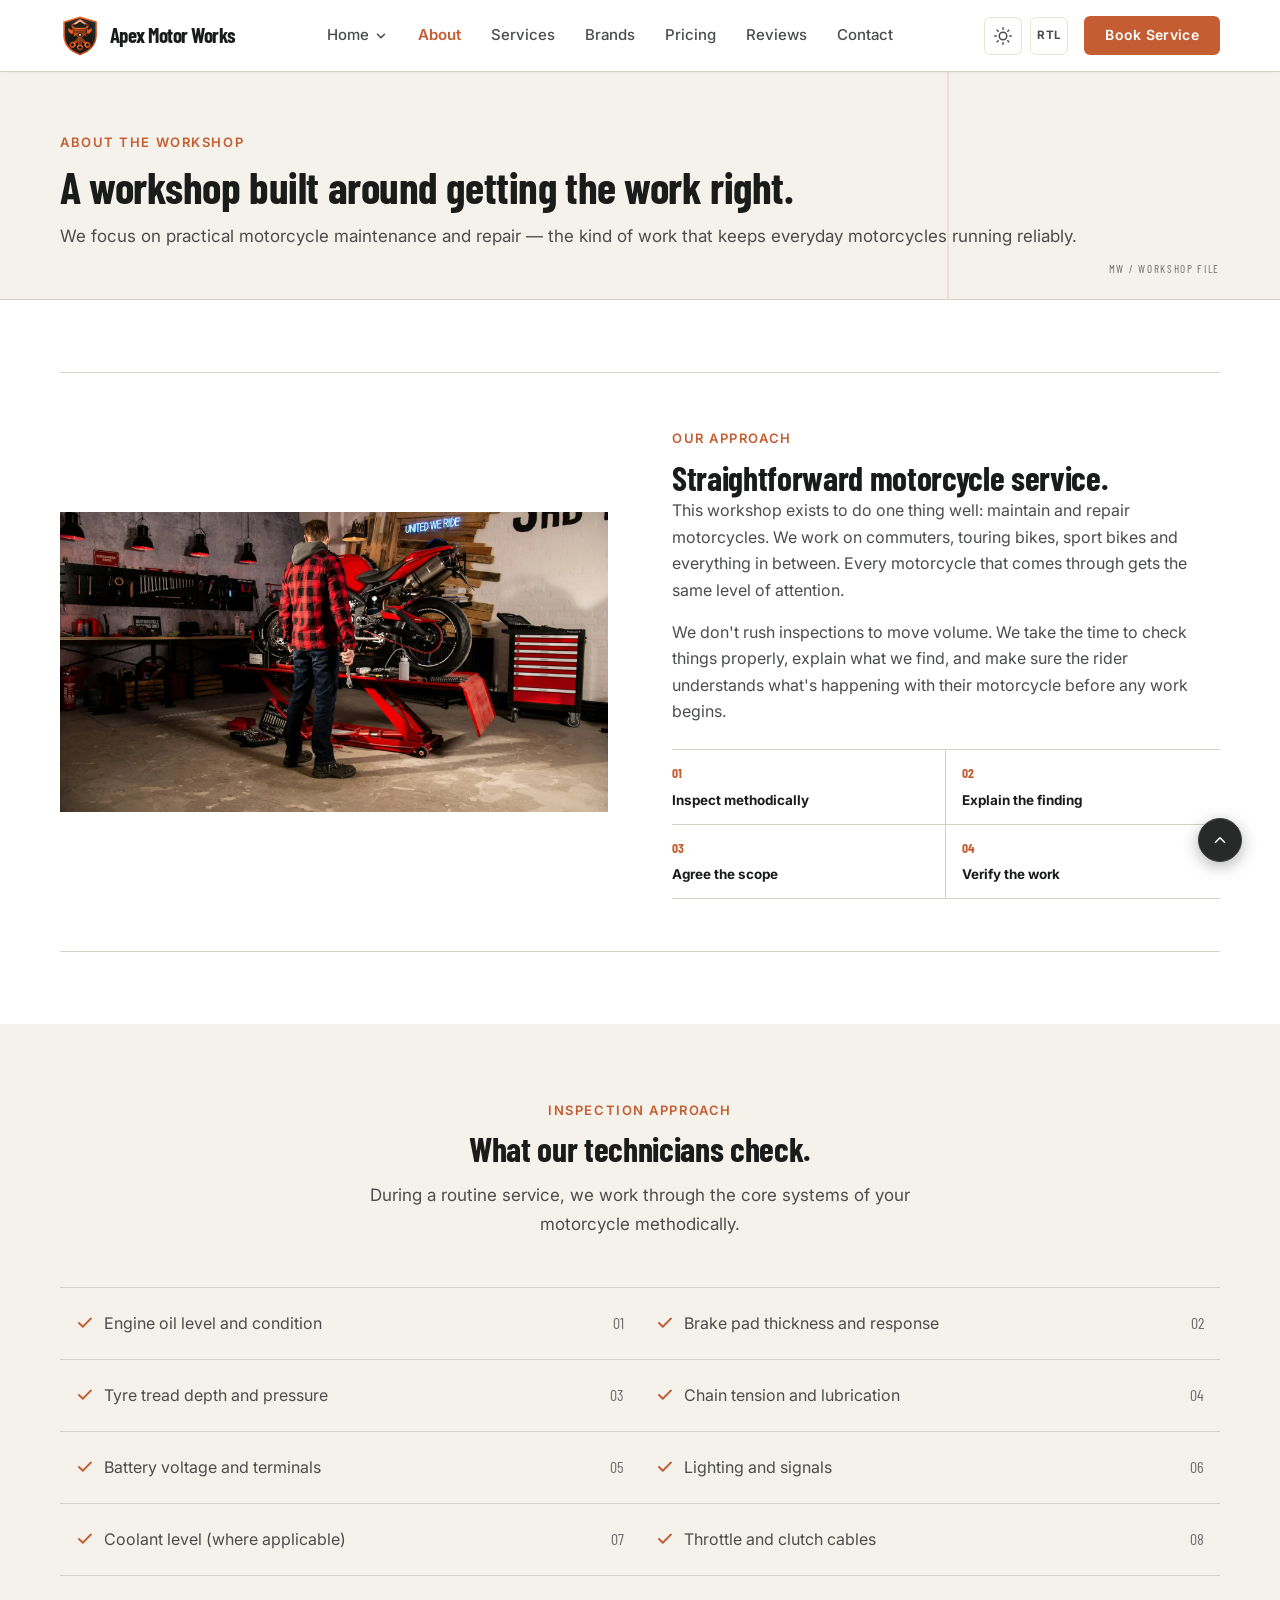
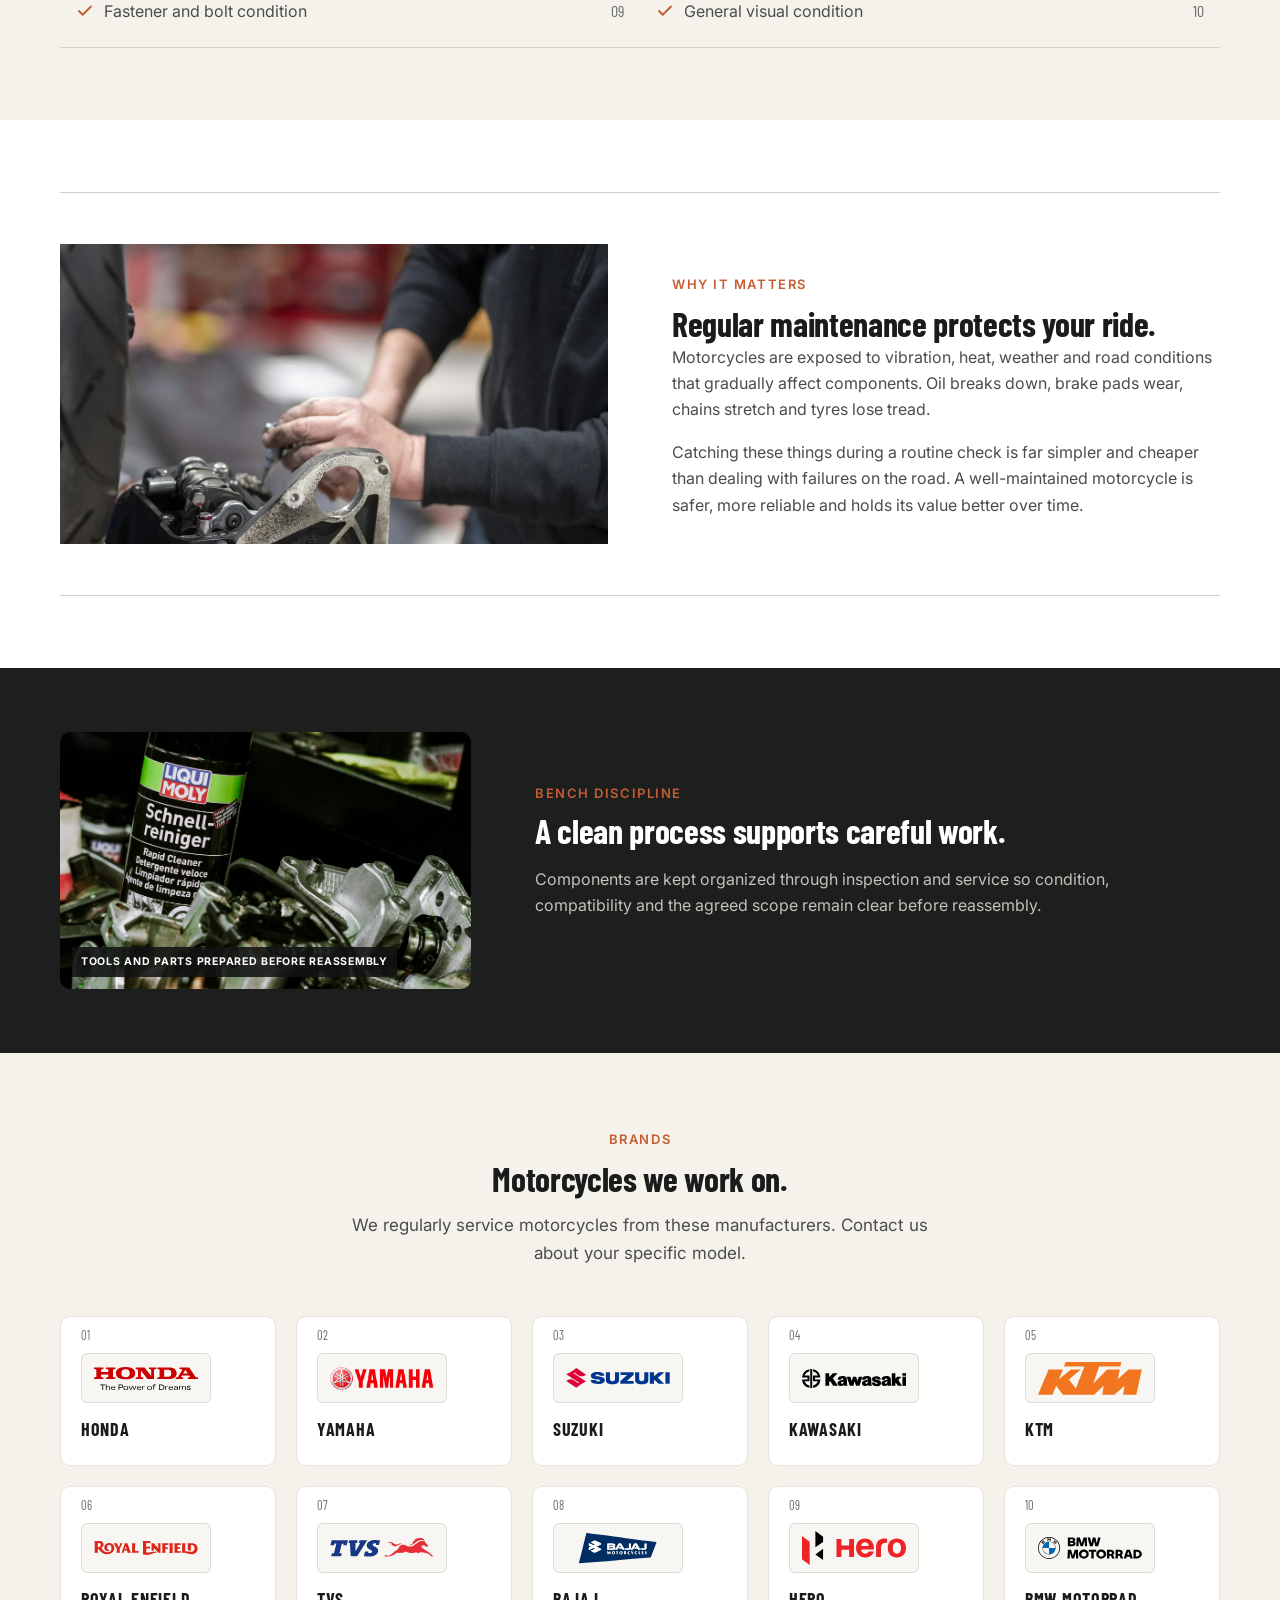
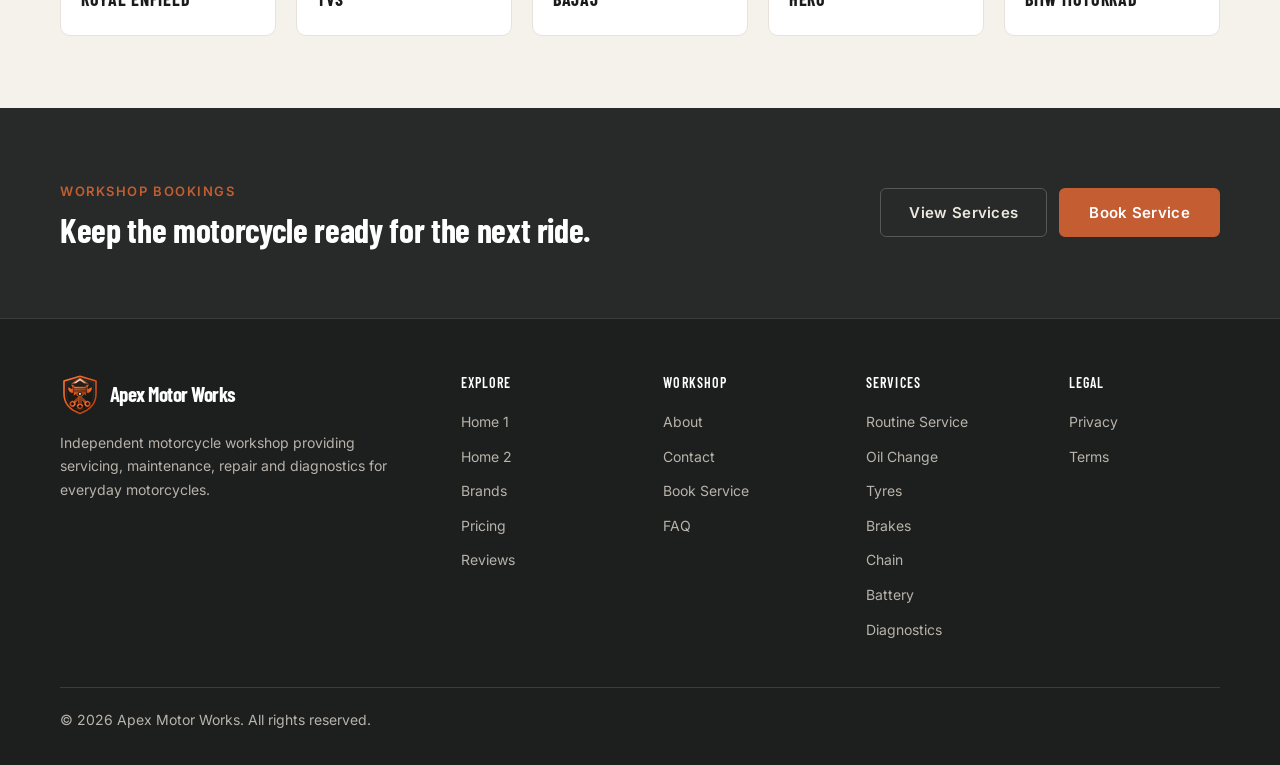
<file: pages/about.html>
<!DOCTYPE html>
<html lang="en" dir="ltr" data-theme="light">
<head>
  <meta charset="UTF-8">
  <meta name="viewport" content="width=device-width, initial-scale=1.0">
  <meta name="theme-color" content="#171815">
  <link rel="icon" href="../assets/brand/favicon.svg" type="image/svg+xml">
  <link rel="apple-touch-icon" href="../assets/brand/apple-touch-icon.png">
  <link rel="manifest" href="../assets/brand/site.webmanifest">
  <title>About — Apex Motor Works</title>
  <meta name="description" content="Learn about our motorcycle workshop — our approach to service, the equipment we use, and why regular maintenance matters for your motorcycle.">
  <link rel="stylesheet" href="../assets/css/style.css?v=20261007">
  <link rel="stylesheet" href="../assets/css/dark-mode.css?v=20261007">
  <link rel="stylesheet" href="../assets/css/rtl.css?v=20261007">
</head>
<body class="page-about">
  <a href="#main" class="skip-link">Skip to main content</a>

  <!-- NAVBAR -->
  <header class="navbar" role="banner">
    <div class="navbar__inner">
      <a href="../index.html" class="navbar__brand" aria-label="Apex Motor Works Home">
        <img class="navbar__brand-icon" src="../assets/brand/logo-mark.svg" alt="" width="48" height="48">
        <div class="navbar__brand-text">Apex Motor Works</div>
      </a>
      <nav class="navbar__nav" aria-label="Main navigation">
        <div class="nav-home">
          <button class="navbar__link nav-home__trigger" type="button" aria-expanded="false" aria-haspopup="true" aria-controls="homeVariants"><span>Home</span><svg aria-hidden="true" viewBox="0 0 16 16"><path d="m4 6 4 4 4-4" fill="none" stroke="currentColor" stroke-width="1.75" stroke-linecap="round" stroke-linejoin="round"/></svg></button>
          <div class="nav-home__menu" id="homeVariants"><a href="../index.html"><span>01</span> Home 1</a><a href="home2.html"><span>02</span> Home 2</a></div>
        </div>
        <a href="about.html" class="navbar__link" aria-current="page">About</a>
        <a href="services.html" class="navbar__link">Services</a>
        <a href="brands.html" class="navbar__link">Brands</a>
        <a href="pricing.html" class="navbar__link">Pricing</a>
        <a href="reviews.html" class="navbar__link">Reviews</a>
        <a href="contact.html" class="navbar__link">Contact</a>
      </nav>
      <div class="navbar__actions">
        <button class="navbar__toggle-btn" data-theme-toggle aria-label="Switch to dark mode" aria-pressed="false">
          <svg class="icon-sun" viewBox="0 0 24 24" fill="none" stroke="currentColor" stroke-width="2" stroke-linecap="round" stroke-linejoin="round"><circle cx="12" cy="12" r="5"/><line x1="12" y1="1" x2="12" y2="3"/><line x1="12" y1="21" x2="12" y2="23"/><line x1="4.22" y1="4.22" x2="5.64" y2="5.64"/><line x1="18.36" y1="18.36" x2="19.78" y2="19.78"/><line x1="1" y1="12" x2="3" y2="12"/><line x1="21" y1="12" x2="23" y2="12"/><line x1="4.22" y1="19.78" x2="5.64" y2="18.36"/><line x1="18.36" y1="5.64" x2="19.78" y2="4.22"/></svg>
          <svg class="icon-moon" viewBox="0 0 24 24" fill="none" stroke="currentColor" stroke-width="2" stroke-linecap="round" stroke-linejoin="round"><path d="M21 12.79A9 9 0 1 1 11.21 3 7 7 0 0 0 21 12.79z"/></svg>
        </button>
        <button class="navbar__toggle-btn" data-rtl-toggle aria-label="Switch to RTL" aria-pressed="false"><span class="rtl-label">RTL</span></button>
        <a href="contact.html#booking" class="btn btn--primary btn--sm navbar__cta">Book Service</a>
        <button class="navbar__hamburger" id="hamburgerBtn" aria-label="Open menu" aria-expanded="false" aria-controls="mobileDrawer">
          <svg viewBox="0 0 24 24" fill="none" stroke="currentColor" stroke-width="2" stroke-linecap="round"><line x1="3" y1="6" x2="21" y2="6"/><line x1="3" y1="12" x2="21" y2="12"/><line x1="3" y1="18" x2="21" y2="18"/></svg>
        </button>
      </div>
    </div>
  </header>
  <div class="drawer-overlay" id="drawerOverlay"></div>
  <aside class="drawer" id="mobileDrawer" aria-label="Mobile navigation" aria-hidden="true" inert>
    <div class="drawer__header">
      <a href="../index.html" class="drawer__brand" aria-label="Apex Motor Works Home">
        <img class="drawer__brand-mark" src="../assets/brand/logo-mark.svg" alt="" width="42" height="42">
        <span>Apex Motor Works</span>
      </a>

      <button class="drawer__close" id="drawerCloseBtn" aria-label="Close menu"><svg viewBox="0 0 24 24" fill="none" stroke="currentColor" stroke-width="2" stroke-linecap="round"><line x1="18" y1="6" x2="6" y2="18"/><line x1="6" y1="6" x2="18" y2="18"/></svg></button>
    </div>
    <nav class="drawer__nav" aria-label="Mobile navigation links">
      <a href="../index.html" class="drawer__link">Home 1</a>
      <a href="home2.html" class="drawer__link">Home 2</a>
      <a href="about.html" class="drawer__link" aria-current="page">About</a>
      <a href="services.html" class="drawer__link">Services</a>
      <a href="brands.html" class="drawer__link">Brands</a>
      <a href="pricing.html" class="drawer__link">Pricing</a>
      <a href="reviews.html" class="drawer__link">Reviews</a>
      <a href="contact.html" class="drawer__link">Contact</a>
      <div class="drawer__divider"></div>
      <a href="faq.html" class="drawer__link">FAQ</a>
    </nav>
    <div class="drawer__footer">
      <div class="drawer__controls">
        <button class="navbar__toggle-btn" data-theme-toggle aria-label="Toggle theme"><svg class="icon-sun" width="16" height="16" viewBox="0 0 24 24" fill="none" stroke="currentColor" stroke-width="2" stroke-linecap="round" stroke-linejoin="round"><circle cx="12" cy="12" r="5"/><line x1="12" y1="1" x2="12" y2="3"/><line x1="12" y1="21" x2="12" y2="23"/><line x1="4.22" y1="4.22" x2="5.64" y2="5.64"/><line x1="18.36" y1="18.36" x2="19.78" y2="19.78"/><line x1="1" y1="12" x2="3" y2="12"/><line x1="21" y1="12" x2="23" y2="12"/><line x1="4.22" y1="19.78" x2="5.64" y2="18.36"/><line x1="18.36" y1="5.64" x2="19.78" y2="4.22"/></svg><svg class="icon-moon" width="16" height="16" viewBox="0 0 24 24" fill="none" stroke="currentColor" stroke-width="2" stroke-linecap="round" stroke-linejoin="round"><path d="M21 12.79A9 9 0 1 1 11.21 3 7 7 0 0 0 21 12.79z"/></svg> Theme</button>
        <button class="navbar__toggle-btn" data-rtl-toggle aria-label="Toggle RTL"><span class="rtl-label">RTL</span> Direction</button>
      </div>
      <a href="contact.html#booking" class="btn btn--primary drawer__cta">Book Service</a>
    </div>
  </aside>

  <main id="main">
    <!-- Page Hero -->
    <section class="page-hero">
      <div class="container">
        <div class="page-hero__content">
          <p class="eyebrow">About the Workshop</p>
          <h1 class="page-hero__title">A workshop built around getting the work right.</h1>
          <p class="page-hero__desc">We focus on practical motorcycle maintenance and repair — the kind of work that keeps everyday motorcycles running reliably.</p>
        </div>
      </div>
    </section>

    <!-- Workshop Story -->
    <section class="section">
      <div class="container">
        <div class="about-split about-split--lead">
          <div class="reveal">
            <p class="eyebrow">Our Approach</p>
            <h2>Straightforward motorcycle service.</h2>
            <p>This workshop exists to do one thing well: maintain and repair motorcycles. We work on commuters, touring bikes, sport bikes and everything in between. Every motorcycle that comes through gets the same level of attention.</p>
            <p>We don't rush inspections to move volume. We take the time to check things properly, explain what we find, and make sure the rider understands what's happening with their motorcycle before any work begins.</p>
            <ul class="about-principles" aria-label="Workshop principles">
              <li><span>01</span> Inspect methodically</li>
              <li><span>02</span> Explain the finding</li>
              <li><span>03</span> Agree the scope</li>
              <li><span>04</span> Verify the work</li>
            </ul>
          </div>
          <div class="about-split__image reveal reveal-delay-1">
            <img src="../assets/images/workshop-inspection.webp" alt="Motorcycle secured on a red lift inside a working repair shop" width="1800" height="1202" loading="lazy" decoding="async">
          </div>
        </div>
      </div>
    </section>

    <!-- What Technicians Inspect -->
    <section class="section section--alt">
      <div class="container">
        <div class="section-header">
          <p class="eyebrow">Inspection Approach</p>
          <h2>What our technicians check.</h2>
          <p class="section-subtitle">During a routine service, we work through the core systems of your motorcycle methodically.</p>
        </div>
        <div class="inspection-list reveal">
          <div class="inspection-item">
            <svg viewBox="0 0 24 24" fill="none" stroke="currentColor" stroke-width="2.5" stroke-linecap="round" stroke-linejoin="round"><polyline points="20 6 9 17 4 12"/></svg>
            Engine oil level and condition
          </div>
          <div class="inspection-item">
            <svg viewBox="0 0 24 24" fill="none" stroke="currentColor" stroke-width="2.5" stroke-linecap="round" stroke-linejoin="round"><polyline points="20 6 9 17 4 12"/></svg>
            Brake pad thickness and response
          </div>
          <div class="inspection-item">
            <svg viewBox="0 0 24 24" fill="none" stroke="currentColor" stroke-width="2.5" stroke-linecap="round" stroke-linejoin="round"><polyline points="20 6 9 17 4 12"/></svg>
            Tyre tread depth and pressure
          </div>
          <div class="inspection-item">
            <svg viewBox="0 0 24 24" fill="none" stroke="currentColor" stroke-width="2.5" stroke-linecap="round" stroke-linejoin="round"><polyline points="20 6 9 17 4 12"/></svg>
            Chain tension and lubrication
          </div>
          <div class="inspection-item">
            <svg viewBox="0 0 24 24" fill="none" stroke="currentColor" stroke-width="2.5" stroke-linecap="round" stroke-linejoin="round"><polyline points="20 6 9 17 4 12"/></svg>
            Battery voltage and terminals
          </div>
          <div class="inspection-item">
            <svg viewBox="0 0 24 24" fill="none" stroke="currentColor" stroke-width="2.5" stroke-linecap="round" stroke-linejoin="round"><polyline points="20 6 9 17 4 12"/></svg>
            Lighting and signals
          </div>
          <div class="inspection-item">
            <svg viewBox="0 0 24 24" fill="none" stroke="currentColor" stroke-width="2.5" stroke-linecap="round" stroke-linejoin="round"><polyline points="20 6 9 17 4 12"/></svg>
            Coolant level (where applicable)
          </div>
          <div class="inspection-item">
            <svg viewBox="0 0 24 24" fill="none" stroke="currentColor" stroke-width="2.5" stroke-linecap="round" stroke-linejoin="round"><polyline points="20 6 9 17 4 12"/></svg>
            Throttle and clutch cables
          </div>
          <div class="inspection-item">
            <svg viewBox="0 0 24 24" fill="none" stroke="currentColor" stroke-width="2.5" stroke-linecap="round" stroke-linejoin="round"><polyline points="20 6 9 17 4 12"/></svg>
            Fastener and bolt condition
          </div>
          <div class="inspection-item">
            <svg viewBox="0 0 24 24" fill="none" stroke="currentColor" stroke-width="2.5" stroke-linecap="round" stroke-linejoin="round"><polyline points="20 6 9 17 4 12"/></svg>
            General visual condition
          </div>
        </div>
      </div>
    </section>

    <!-- Why Maintenance Matters -->
    <section class="section">
      <div class="container">
        <div class="about-split">
          <div class="about-split__image reveal">
            <img src="../assets/images/engine-inspection.webp" alt="Mechanic servicing a removed motorcycle transmission on a workbench" width="1800" height="2706" loading="lazy" decoding="async">
          </div>
          <div class="reveal reveal-delay-1">
            <p class="eyebrow">Why It Matters</p>
            <h2>Regular maintenance protects your ride.</h2>
            <p>Motorcycles are exposed to vibration, heat, weather and road conditions that gradually affect components. Oil breaks down, brake pads wear, chains stretch and tyres lose tread.</p>
            <p>Catching these things during a routine check is far simpler and cheaper than dealing with failures on the road. A well-maintained motorcycle is safer, more reliable and holds its value better over time.</p>
          </div>
        </div>
      </div>
    </section>

    <section class="about-workbench" aria-labelledby="workbench-title">
      <div class="container about-workbench__grid">
        <figure class="about-workbench__image reveal">
          <img src="../assets/images/about-tools.webp" alt="Workshop bench arranged with motorcycle engine parts, tools and cleaning spray" width="1800" height="3200" loading="lazy" decoding="async">
          <figcaption>Tools and parts prepared before reassembly</figcaption>
        </figure>
        <div class="about-workbench__copy reveal reveal-delay-1">
          <p class="eyebrow">Bench discipline</p>
          <h2 id="workbench-title">A clean process supports careful work.</h2>
          <p>Components are kept organized through inspection and service so condition, compatibility and the agreed scope remain clear before reassembly.</p>
        </div>
      </div>
    </section>

    <!-- Brands handled -->
    <section class="section section--alt">
      <div class="container">
        <div class="section-header">
          <p class="eyebrow">Brands</p>
          <h2>Motorcycles we work on.</h2>
          <p class="section-subtitle">We regularly service motorcycles from these manufacturers. Contact us about your specific model.</p>
        </div>
        <div class="brands__grid">
          <div class="brand-card reveal reveal-delay-1">
            <div class="brand-card__logo"><img src="../assets/brands/honda.svg" alt="Honda logo" width="300" height="68" loading="lazy"></div>
            <span class="brand-card__name">Honda</span>
          </div>
          <div class="brand-card reveal reveal-delay-2">
            <div class="brand-card__logo"><img src="../assets/brands/yamaha.svg" alt="Yamaha Motor logo" width="1280" height="285" loading="lazy"></div>
            <span class="brand-card__name">Yamaha</span>
          </div>
          <div class="brand-card reveal reveal-delay-3">
            <div class="brand-card__logo"><img src="../assets/brands/suzuki.svg" alt="Suzuki logo" width="512" height="100" loading="lazy"></div>
            <span class="brand-card__name">Suzuki</span>
          </div>
          <div class="brand-card reveal reveal-delay-4">
            <div class="brand-card__logo"><img src="../assets/brands/kawasaki.svg" alt="Kawasaki logo" width="168" height="30" loading="lazy"></div>
            <span class="brand-card__name">Kawasaki</span>
          </div>
          <div class="brand-card reveal reveal-delay-5">
            <div class="brand-card__logo"><img src="../assets/brands/ktm.svg" alt="KTM logo" width="710" height="222" loading="lazy"></div>
            <span class="brand-card__name">KTM</span>
          </div>
          <div class="brand-card reveal reveal-delay-1">
            <div class="brand-card__logo"><img src="../assets/brands/royal-enfield.svg" alt="Royal Enfield logo" width="512" height="69" loading="lazy"></div>
            <span class="brand-card__name">Royal Enfield</span>
          </div>
          <div class="brand-card reveal reveal-delay-2">
            <div class="brand-card__logo"><img src="../assets/brands/tvs.svg" alt="TVS Motor logo" width="180" height="70" loading="lazy"></div>
            <span class="brand-card__name">TVS</span>
          </div>
          <div class="brand-card reveal reveal-delay-3">
            <div class="brand-card__logo"><img src="../assets/brands/bajaj.svg" alt="Bajaj Auto logo" width="512" height="202" loading="lazy"></div>
            <span class="brand-card__name">Bajaj</span>
          </div>
          <div class="brand-card reveal reveal-delay-4">
            <div class="brand-card__logo"><img src="../assets/brands/hero.svg" alt="Hero MotoCorp logo" width="500" height="162" loading="lazy"></div>
            <span class="brand-card__name">Hero</span>
          </div>
          <div class="brand-card reveal reveal-delay-5">
            <div class="brand-card__logo"><img src="../assets/brands/bmw-motorrad.svg" alt="BMW Motorrad logo" width="512" height="109" loading="lazy"></div>
            <span class="brand-card__name">BMW Motorrad</span>
          </div>
        </div>
      </div>
    </section>

    <!-- CTA -->
  </main>

  <!-- FOOTER -->
  <footer class="footer" id="site-footer" role="contentinfo">
    <div class="footer__action">
      <div class="container footer__action-inner">
        <div>
          <p class="eyebrow">Workshop bookings</p>
          <h2>Keep the motorcycle ready for the next ride.</h2>
        </div>
        <div class="footer__action-links">
          <a href="services.html" class="btn btn--footer-secondary">View Services</a>
          <a href="contact.html#booking" class="btn btn--primary">Book Service</a>
        </div>
      </div>
    </div>
    <div class="container">
      <div class="footer__grid">
        <div class="footer__brand-area">
          <a href="../index.html" class="navbar__brand" aria-label="Apex Motor Works Home">
            <img class="navbar__brand-icon" src="../assets/brand/logo-mark.svg" alt="" width="48" height="48">
            <span class="navbar__brand-text">Apex Motor Works</span>
          </a>
          <p class="footer__brand-desc">Independent motorcycle workshop providing servicing, maintenance, repair and diagnostics for everyday motorcycles.</p>
        </div>
        <div>
          <h4 class="footer__col-title">Explore</h4>
          <a href="../index.html" class="footer__link">Home 1</a>
          <a href="home2.html" class="footer__link">Home 2</a>
          <a href="brands.html" class="footer__link">Brands</a>
          <a href="pricing.html" class="footer__link">Pricing</a>
          <a href="reviews.html" class="footer__link">Reviews</a>
        </div>
        <div>
          <h4 class="footer__col-title">Workshop</h4>
          <a href="about.html" class="footer__link">About</a>
          <a href="contact.html" class="footer__link">Contact</a>
          <a href="contact.html#booking" class="footer__link">Book Service</a>
          <a href="faq.html" class="footer__link">FAQ</a>
        </div>
        <div>
          <h4 class="footer__col-title">Services</h4>
          <a href="service-details.html?service=routine-servicing" class="footer__link">Routine Service</a>
          <a href="service-details.html?service=oil-filter" class="footer__link">Oil Change</a>
          <a href="service-details.html?service=tyre-replacement" class="footer__link">Tyres</a>
          <a href="service-details.html?service=brake-servicing" class="footer__link">Brakes</a>
          <a href="service-details.html?service=chain-service" class="footer__link">Chain</a>
          <a href="service-details.html?service=battery-service" class="footer__link">Battery</a>
          <a href="service-details.html?service=diagnostics" class="footer__link">Diagnostics</a>
        </div>
        <div class="footer__legal">
          <h4 class="footer__col-title">Legal</h4>
          <a href="privacy.html" class="footer__link">Privacy</a>
          <a href="terms.html" class="footer__link">Terms</a>
        </div>
      </div>
      <div class="footer__bottom">
        <p class="footer__copy">&copy; <span data-current-year>2026</span> Apex Motor Works. All rights reserved.</p>
        <button class="btn--back-to-top" id="backToTop" aria-label="Back to top"><svg viewBox="0 0 24 24" fill="none" stroke="currentColor" stroke-width="2" stroke-linecap="round" stroke-linejoin="round"><polyline points="18 15 12 9 6 15"/></svg></button>
      </div>
    </div>
  </footer>

  <script src="../assets/js/main.js?v=20261007"></script>
</body>
</html>
</file>
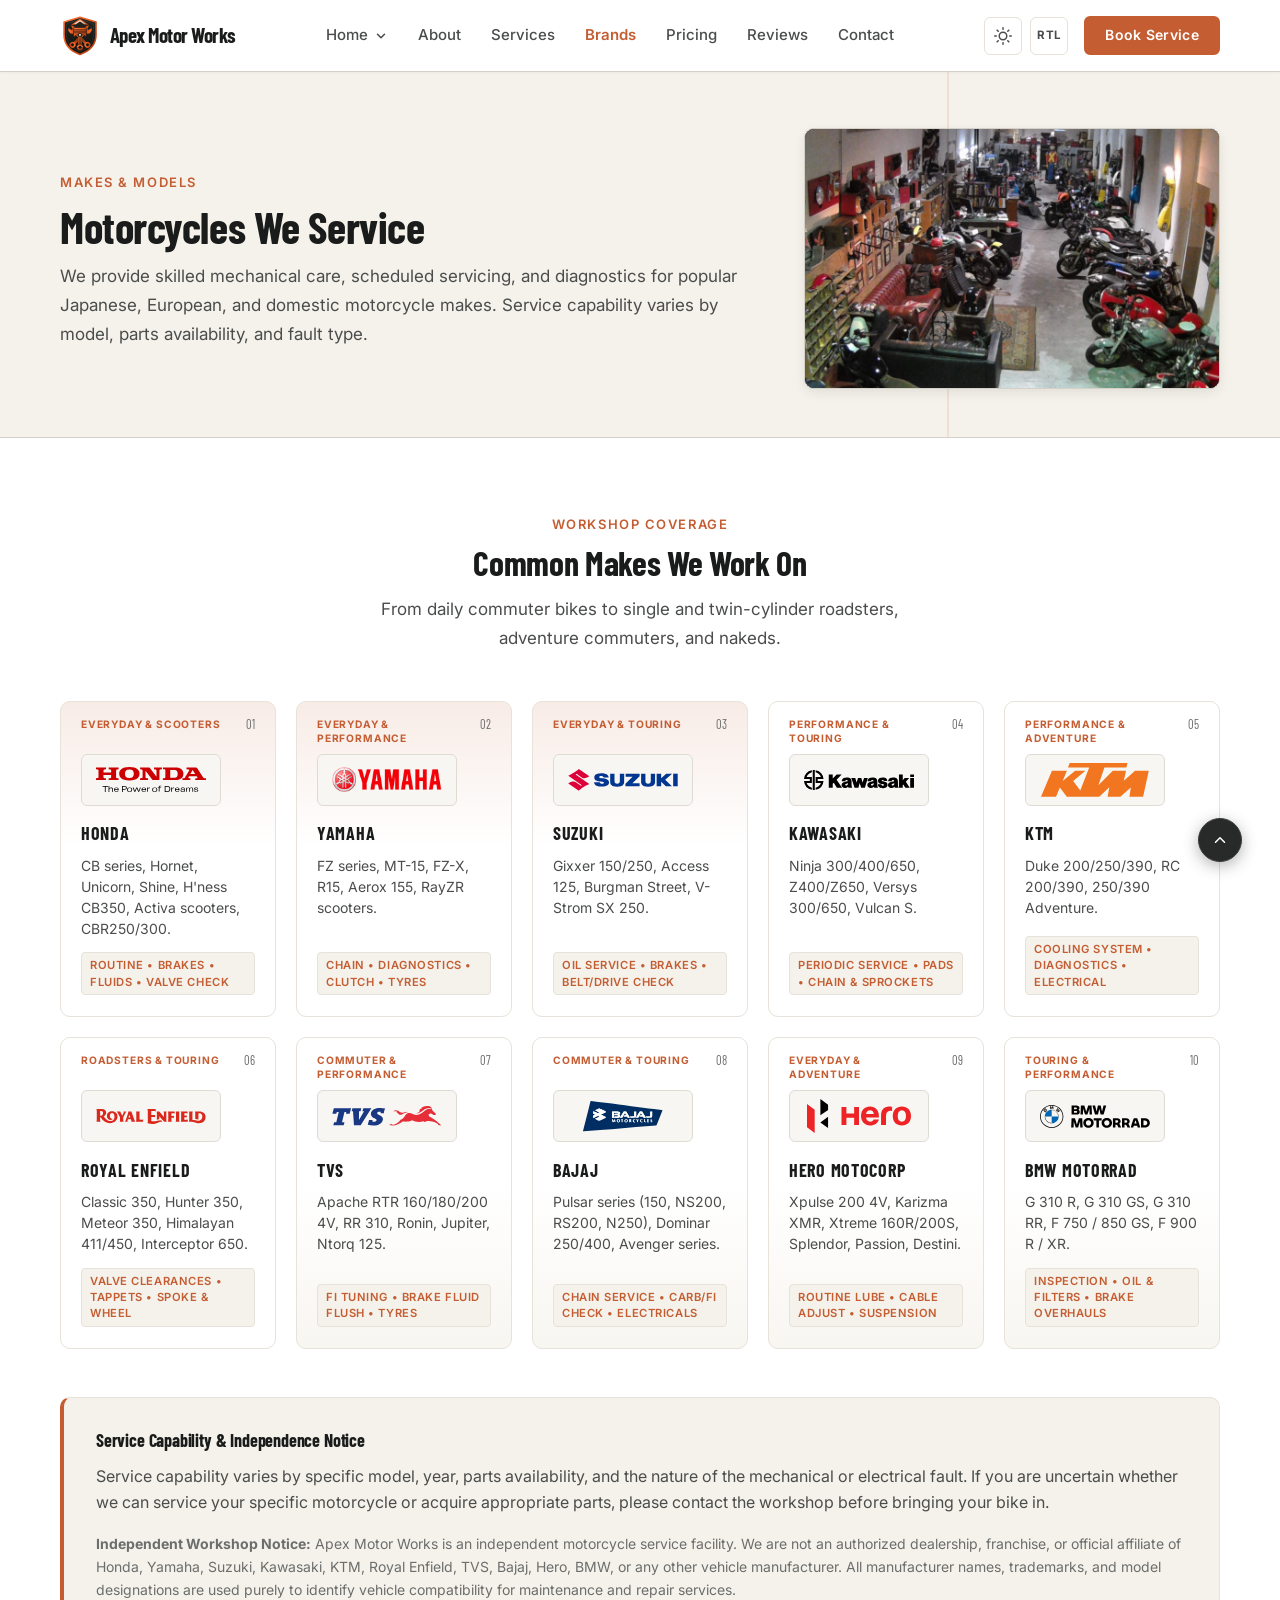
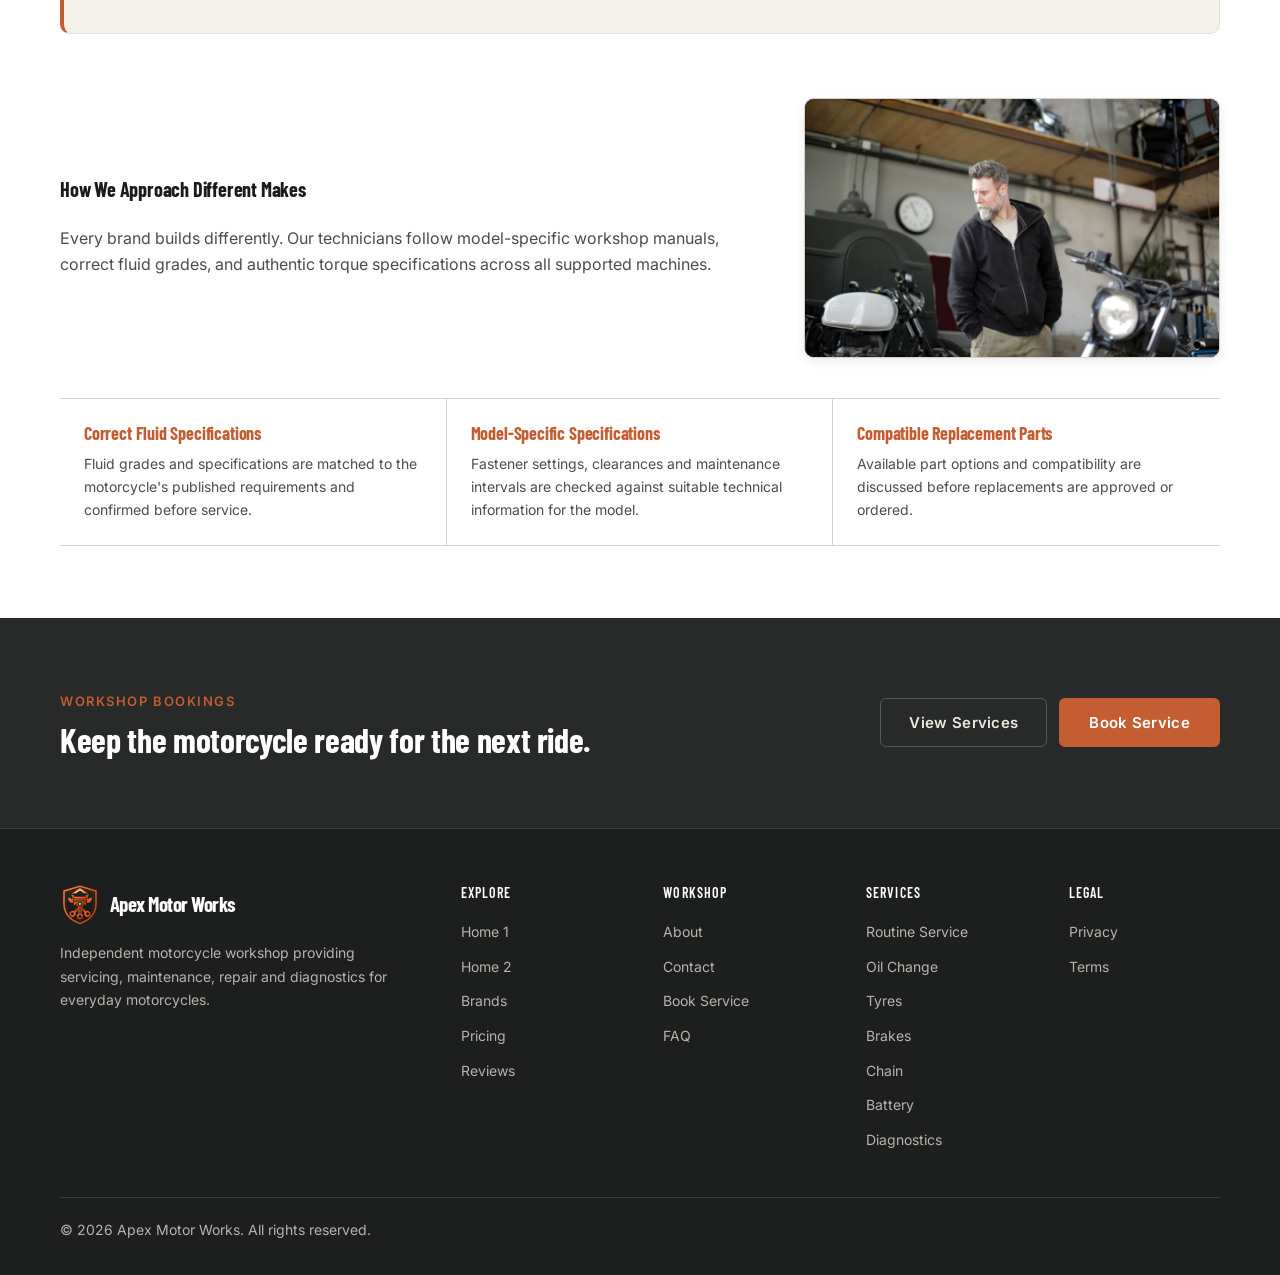
<file: pages/brands.html>
<!DOCTYPE html>
<html lang="en" dir="ltr" data-theme="light">
<head>
  <meta charset="UTF-8">
  <meta name="viewport" content="width=device-width, initial-scale=1.0">
  <meta name="theme-color" content="#171815">
  <link rel="icon" href="../assets/brand/favicon.svg" type="image/svg+xml">
  <link rel="apple-touch-icon" href="../assets/brand/apple-touch-icon.png">
  <link rel="manifest" href="../assets/brand/site.webmanifest">
  <title>Brands Serviced — Apex Motor Works</title>
  <meta name="description" content="Independent servicing and repair for Honda, Yamaha, Suzuki, Kawasaki, KTM, Royal Enfield, Bajaj, TVS, Hero, and BMW motorcycles.">
  <link rel="stylesheet" href="../assets/css/style.css?v=20261007">
  <link rel="stylesheet" href="../assets/css/dark-mode.css?v=20261007">
  <link rel="stylesheet" href="../assets/css/rtl.css?v=20261007">
</head>
<body class="page-brands">
  <a href="#main" class="skip-link">Skip to main content</a>

  <!-- NAVBAR -->
  <header class="navbar" role="banner">
    <div class="navbar__inner">
      <a href="../index.html" class="navbar__brand" aria-label="Apex Motor Works Home">
        <img class="navbar__brand-icon" src="../assets/brand/logo-mark.svg" alt="" width="48" height="48">
        <div class="navbar__brand-text">Apex Motor Works</div>
      </a>
      <nav class="navbar__nav" aria-label="Main navigation">
        <div class="nav-home">
          <button class="navbar__link nav-home__trigger" type="button" aria-expanded="false" aria-haspopup="true" aria-controls="homeVariants"><span>Home</span><svg aria-hidden="true" viewBox="0 0 16 16"><path d="m4 6 4 4 4-4" fill="none" stroke="currentColor" stroke-width="1.75" stroke-linecap="round" stroke-linejoin="round"/></svg></button>
          <div class="nav-home__menu" id="homeVariants"><a href="../index.html"><span>01</span> Home 1</a><a href="home2.html"><span>02</span> Home 2</a></div>
        </div>
        <a href="about.html" class="navbar__link">About</a>
        <a href="services.html" class="navbar__link">Services</a>
        <a href="brands.html" class="navbar__link" aria-current="page">Brands</a>
        <a href="pricing.html" class="navbar__link">Pricing</a>
        <a href="reviews.html" class="navbar__link">Reviews</a>
        <a href="contact.html" class="navbar__link">Contact</a>
      </nav>
      <div class="navbar__actions">
        <button class="navbar__toggle-btn" data-theme-toggle aria-label="Switch to dark mode" aria-pressed="false">
          <svg class="icon-sun" viewBox="0 0 24 24" fill="none" stroke="currentColor" stroke-width="2" stroke-linecap="round" stroke-linejoin="round"><circle cx="12" cy="12" r="5"/><line x1="12" y1="1" x2="12" y2="3"/><line x1="12" y1="21" x2="12" y2="23"/><line x1="4.22" y1="4.22" x2="5.64" y2="5.64"/><line x1="18.36" y1="18.36" x2="19.78" y2="19.78"/><line x1="1" y1="12" x2="3" y2="12"/><line x1="21" y1="12" x2="23" y2="12"/><line x1="4.22" y1="19.78" x2="5.64" y2="18.36"/><line x1="18.36" y1="5.64" x2="19.78" y2="4.22"/></svg>
          <svg class="icon-moon" viewBox="0 0 24 24" fill="none" stroke="currentColor" stroke-width="2" stroke-linecap="round" stroke-linejoin="round"><path d="M21 12.79A9 9 0 1 1 11.21 3 7 7 0 0 0 21 12.79z"/></svg>
        </button>
        <button class="navbar__toggle-btn" data-rtl-toggle aria-label="Switch to RTL" aria-pressed="false"><span class="rtl-label">RTL</span></button>
        <a href="contact.html#booking" class="btn btn--primary btn--sm navbar__cta">Book Service</a>
        <button class="navbar__hamburger" id="hamburgerBtn" aria-label="Open menu" aria-expanded="false" aria-controls="mobileDrawer">
          <svg viewBox="0 0 24 24" fill="none" stroke="currentColor" stroke-width="2" stroke-linecap="round"><line x1="3" y1="6" x2="21" y2="6"/><line x1="3" y1="12" x2="21" y2="12"/><line x1="3" y1="18" x2="21" y2="18"/></svg>
        </button>
      </div>
    </div>
  </header>

  <!-- Mobile Drawer -->
  <div class="drawer-overlay" id="drawerOverlay"></div>
  <aside class="drawer" id="mobileDrawer" aria-label="Mobile navigation" aria-hidden="true" inert>
    <div class="drawer__header">
      <a href="../index.html" class="drawer__brand" aria-label="Apex Motor Works Home">
        <img class="drawer__brand-mark" src="../assets/brand/logo-mark.svg" alt="" width="42" height="42">
        <span>Apex Motor Works</span>
      </a>

      <button class="drawer__close" id="drawerCloseBtn" aria-label="Close menu"><svg viewBox="0 0 24 24" fill="none" stroke="currentColor" stroke-width="2" stroke-linecap="round"><line x1="18" y1="6" x2="6" y2="18"/><line x1="6" y1="6" x2="18" y2="18"/></svg></button>
    </div>
    <nav class="drawer__nav" aria-label="Mobile navigation links">
      <a href="../index.html" class="drawer__link">Home 1</a>
      <a href="home2.html" class="drawer__link">Home 2</a>
      <a href="about.html" class="drawer__link">About</a>
      <a href="services.html" class="drawer__link">Services</a>
      <a href="brands.html" class="drawer__link" aria-current="page">Brands</a>
      <a href="pricing.html" class="drawer__link">Pricing</a>
      <a href="reviews.html" class="drawer__link">Reviews</a>
      <a href="contact.html" class="drawer__link">Contact</a>
      <div class="drawer__divider"></div>
      <a href="faq.html" class="drawer__link">FAQ</a>
    </nav>
    <div class="drawer__footer">
      <div class="drawer__controls">
        <button class="navbar__toggle-btn" data-theme-toggle aria-label="Toggle theme">
          <svg class="icon-sun" width="16" height="16" viewBox="0 0 24 24" fill="none" stroke="currentColor" stroke-width="2" stroke-linecap="round" stroke-linejoin="round"><circle cx="12" cy="12" r="5"/><line x1="12" y1="1" x2="12" y2="3"/><line x1="12" y1="21" x2="12" y2="23"/><line x1="4.22" y1="4.22" x2="5.64" y2="5.64"/><line x1="18.36" y1="18.36" x2="19.78" y2="19.78"/><line x1="1" y1="12" x2="3" y2="12"/><line x1="21" y1="12" x2="23" y2="12"/><line x1="4.22" y1="19.78" x2="5.64" y2="18.36"/><line x1="18.36" y1="5.64" x2="19.78" y2="4.22"/></svg>
          <svg class="icon-moon" width="16" height="16" viewBox="0 0 24 24" fill="none" stroke="currentColor" stroke-width="2" stroke-linecap="round" stroke-linejoin="round"><path d="M21 12.79A9 9 0 1 1 11.21 3 7 7 0 0 0 21 12.79z"/></svg>
          Theme
        </button>
        <button class="navbar__toggle-btn" data-rtl-toggle aria-label="Toggle RTL">
          <span class="rtl-label">RTL</span> Direction
        </button>
      </div>
      <a href="contact.html#booking" class="btn btn--primary drawer__cta">Book Service</a>
    </div>
  </aside>

  <main id="main">
    <!-- PAGE HERO -->
    <section class="page-hero">
      <div class="container page-hero__grid">
        <div class="page-hero__content">
          <p class="eyebrow">Makes &amp; Models</p>
          <h1 class="page-hero__title">Motorcycles We Service</h1>
          <p class="page-hero__desc">We provide skilled mechanical care, scheduled servicing, and diagnostics for popular Japanese, European, and domestic motorcycle makes. Service capability varies by model, parts availability, and fault type.</p>
        </div>
        <div class="page-hero__image">
          <img src="../assets/images/workshop-panorama.webp" alt="Motorcycles from multiple brands undergoing service in our workshop" width="600" height="380" fetchpriority="high">
        </div>
      </div>
    </section>

    <!-- BRANDS GRID SECTION -->
    <section class="section">
      <div class="container">
        <div class="section-header reveal">
          <p class="eyebrow">Workshop Coverage</p>
          <h2 class="section-title">Common Makes We Work On</h2>
          <p class="section-subtitle">From daily commuter bikes to single and twin-cylinder roadsters, adventure commuters, and nakeds.</p>
        </div>

        <div class="brands__grid">
          <!-- Honda -->
          <div class="brand-card reveal" data-category="Everyday &amp; scooters">
            <div>
              <div class="brand-card__logo"><img src="../assets/brands/honda.svg" alt="Honda logo" width="300" height="68" loading="lazy"></div>
              <div class="brand-card__name">Honda</div>
              <p class="brand-card__summary">
                CB series, Hornet, Unicorn, Shine, H'ness CB350, Activa scooters, CBR250/300.
              </p>
              <span class="brand-card__tag">
                Routine • Brakes • Fluids • Valve Check
              </span>
            </div>
          </div>

          <!-- Yamaha -->
          <div class="brand-card reveal reveal-delay-1" data-category="Everyday &amp; performance">
            <div>
              <div class="brand-card__logo"><img src="../assets/brands/yamaha.svg" alt="Yamaha Motor logo" width="1280" height="285" loading="lazy"></div>
              <div class="brand-card__name">Yamaha</div>
              <p class="brand-card__summary">
                FZ series, MT-15, FZ-X, R15, Aerox 155, RayZR scooters.
              </p>
              <span class="brand-card__tag">
                Chain • Diagnostics • Clutch • Tyres
              </span>
            </div>
          </div>

          <!-- Suzuki -->
          <div class="brand-card reveal reveal-delay-2" data-category="Everyday &amp; touring">
            <div>
              <div class="brand-card__logo"><img src="../assets/brands/suzuki.svg" alt="Suzuki logo" width="512" height="100" loading="lazy"></div>
              <div class="brand-card__name">Suzuki</div>
              <p class="brand-card__summary">
                Gixxer 150/250, Access 125, Burgman Street, V-Strom SX 250.
              </p>
              <span class="brand-card__tag">
                Oil Service • Brakes • Belt/Drive Check
              </span>
            </div>
          </div>

          <!-- Kawasaki -->
          <div class="brand-card reveal" data-category="Performance &amp; touring">
            <div>
              <div class="brand-card__logo"><img src="../assets/brands/kawasaki.svg" alt="Kawasaki logo" width="168" height="30" loading="lazy"></div>
              <div class="brand-card__name">Kawasaki</div>
              <p class="brand-card__summary">
                Ninja 300/400/650, Z400/Z650, Versys 300/650, Vulcan S.
              </p>
              <span class="brand-card__tag">
                Periodic Service • Pads • Chain &amp; Sprockets
              </span>
            </div>
          </div>

          <!-- KTM -->
          <div class="brand-card reveal reveal-delay-1" data-category="Performance &amp; adventure">
            <div>
              <div class="brand-card__logo"><img src="../assets/brands/ktm.svg" alt="KTM logo" width="710" height="222" loading="lazy"></div>
              <div class="brand-card__name">KTM</div>
              <p class="brand-card__summary">
                Duke 200/250/390, RC 200/390, 250/390 Adventure.
              </p>
              <span class="brand-card__tag">
                Cooling System • Diagnostics • Electrical
              </span>
            </div>
          </div>

          <!-- Royal Enfield -->
          <div class="brand-card reveal reveal-delay-2" data-category="Roadsters &amp; touring">
            <div>
              <div class="brand-card__logo"><img src="../assets/brands/royal-enfield.svg" alt="Royal Enfield logo" width="512" height="69" loading="lazy"></div>
              <div class="brand-card__name">Royal Enfield</div>
              <p class="brand-card__summary">
                Classic 350, Hunter 350, Meteor 350, Himalayan 411/450, Interceptor 650.
              </p>
              <span class="brand-card__tag">
                Valve Clearances • Tappets • Spoke &amp; Wheel
              </span>
            </div>
          </div>

          <!-- TVS -->
          <div class="brand-card reveal" data-category="Commuter &amp; performance">
            <div>
              <div class="brand-card__logo"><img src="../assets/brands/tvs.svg" alt="TVS Motor logo" width="180" height="70" loading="lazy"></div>
              <div class="brand-card__name">TVS</div>
              <p class="brand-card__summary">
                Apache RTR 160/180/200 4V, RR 310, Ronin, Jupiter, Ntorq 125.
              </p>
              <span class="brand-card__tag">
                FI Tuning • Brake Fluid Flush • Tyres
              </span>
            </div>
          </div>

          <!-- Bajaj -->
          <div class="brand-card reveal reveal-delay-1" data-category="Commuter &amp; touring">
            <div>
              <div class="brand-card__logo"><img src="../assets/brands/bajaj.svg" alt="Bajaj Auto logo" width="512" height="202" loading="lazy"></div>
              <div class="brand-card__name">Bajaj</div>
              <p class="brand-card__summary">
                Pulsar series (150, NS200, RS200, N250), Dominar 250/400, Avenger series.
              </p>
              <span class="brand-card__tag">
                Chain Service • Carb/FI Check • Electricals
              </span>
            </div>
          </div>

          <!-- Hero -->
          <div class="brand-card reveal reveal-delay-2" data-category="Everyday &amp; adventure">
            <div>
              <div class="brand-card__logo"><img src="../assets/brands/hero.svg" alt="Hero MotoCorp logo" width="500" height="162" loading="lazy"></div>
              <div class="brand-card__name">Hero MotoCorp</div>
              <p class="brand-card__summary">
                Xpulse 200 4V, Karizma XMR, Xtreme 160R/200S, Splendor, Passion, Destini.
              </p>
              <span class="brand-card__tag">
                Routine Lube • Cable Adjust • Suspension
              </span>
            </div>
          </div>

          <!-- BMW Motorrad -->
          <div class="brand-card reveal" data-category="Touring &amp; performance">
            <div>
              <div class="brand-card__logo"><img src="../assets/brands/bmw-motorrad.svg" alt="BMW Motorrad logo" width="512" height="109" loading="lazy"></div>
              <div class="brand-card__name">BMW Motorrad</div>
              <p class="brand-card__summary">
                G 310 R, G 310 GS, G 310 RR, F 750 / 850 GS, F 900 R / XR.
              </p>
              <span class="brand-card__tag">
                Inspection • Oil &amp; Filters • Brake Overhauls
              </span>
            </div>
          </div>
        </div>

        <!-- IMPORTANT NOTE / DISCLAIMER -->
        <div class="independence-notice reveal">
          <h3>Service Capability &amp; Independence Notice</h3>
          <p>
            Service capability varies by specific model, year, parts availability, and the nature of the mechanical or electrical fault. If you are uncertain whether we can service your specific motorcycle or acquire appropriate parts, please contact the workshop before bringing your bike in.
          </p>
          <p class="independence-notice__fine-print">
            <strong>Independent Workshop Notice:</strong> Apex Motor Works is an independent motorcycle service facility. We are not an authorized dealership, franchise, or official affiliate of Honda, Yamaha, Suzuki, Kawasaki, KTM, Royal Enfield, TVS, Bajaj, Hero, BMW, or any other vehicle manufacturer. All manufacturer names, trademarks, and model designations are used purely to identify vehicle compatibility for maintenance and repair services.
          </p>
        </div>

        <!-- WORKSHOP APPROACH TO DIFFERENT MAKES -->
        <div class="make-approach reveal">
          <div class="make-approach__header-split">
            <div class="make-approach__header-text">
              <h3 class="make-approach__title">How We Approach Different Makes</h3>
              <p>Every brand builds differently. Our technicians follow model-specific workshop manuals, correct fluid grades, and authentic torque specifications across all supported machines.</p>
            </div>
            <div class="make-approach__image">
              <img src="../assets/images/technician.webp" alt="Master motorcycle technician inspecting multi-brand motorcycle in workshop" width="600" height="380" loading="lazy">
            </div>
          </div>
          <div class="make-approach__grid">
            <div class="make-approach__item">
              <h4>Correct Fluid Specifications</h4>
              <p>Fluid grades and specifications are matched to the motorcycle's published requirements and confirmed before service.</p>
            </div>
            <div class="make-approach__item">
              <h4>Model-Specific Specifications</h4>
              <p>Fastener settings, clearances and maintenance intervals are checked against suitable technical information for the model.</p>
            </div>
            <div class="make-approach__item">
              <h4>Compatible Replacement Parts</h4>
              <p>Available part options and compatibility are discussed before replacements are approved or ordered.</p>
            </div>
          </div>
        </div>
      </div>
    </section>

    <!-- SHARED FINAL CTA -->
  </main>

  <!-- FOOTER -->
  <footer class="footer" id="site-footer" role="contentinfo">
    <div class="footer__action">
      <div class="container footer__action-inner">
        <div>
          <p class="eyebrow">Workshop bookings</p>
          <h2>Keep the motorcycle ready for the next ride.</h2>
        </div>
        <div class="footer__action-links">
          <a href="services.html" class="btn btn--footer-secondary">View Services</a>
          <a href="contact.html#booking" class="btn btn--primary">Book Service</a>
        </div>
      </div>
    </div>
    <div class="container">
      <div class="footer__grid">
        <div class="footer__brand-area">
          <a href="../index.html" class="navbar__brand" aria-label="Apex Motor Works Home">
            <img class="navbar__brand-icon" src="../assets/brand/logo-mark.svg" alt="" width="48" height="48">
            <span class="navbar__brand-text">Apex Motor Works</span>
          </a>
          <p class="footer__brand-desc">Independent motorcycle workshop providing servicing, maintenance, repair and diagnostics for everyday motorcycles.</p>
        </div>
        <div>
          <h4 class="footer__col-title">Explore</h4>
          <a href="../index.html" class="footer__link">Home 1</a>
          <a href="home2.html" class="footer__link">Home 2</a>
          <a href="brands.html" class="footer__link">Brands</a>
          <a href="pricing.html" class="footer__link">Pricing</a>
          <a href="reviews.html" class="footer__link">Reviews</a>
        </div>
        <div>
          <h4 class="footer__col-title">Workshop</h4>
          <a href="about.html" class="footer__link">About</a>
          <a href="contact.html" class="footer__link">Contact</a>
          <a href="contact.html#booking" class="footer__link">Book Service</a>
          <a href="faq.html" class="footer__link">FAQ</a>
        </div>
        <div>
          <h4 class="footer__col-title">Services</h4>
          <a href="service-details.html?service=routine-servicing" class="footer__link">Routine Service</a>
          <a href="service-details.html?service=oil-filter" class="footer__link">Oil Change</a>
          <a href="service-details.html?service=tyre-replacement" class="footer__link">Tyres</a>
          <a href="service-details.html?service=brake-servicing" class="footer__link">Brakes</a>
          <a href="service-details.html?service=chain-service" class="footer__link">Chain</a>
          <a href="service-details.html?service=battery-service" class="footer__link">Battery</a>
          <a href="service-details.html?service=diagnostics" class="footer__link">Diagnostics</a>
        </div>
        <div class="footer__legal">
          <h4 class="footer__col-title">Legal</h4>
          <a href="privacy.html" class="footer__link">Privacy</a>
          <a href="terms.html" class="footer__link">Terms</a>
        </div>
      </div>
      <div class="footer__bottom">
        <p class="footer__copy">&copy; <span data-current-year>2026</span> Apex Motor Works. All rights reserved.</p>
        <button class="btn--back-to-top" id="backToTop" aria-label="Back to top"><svg viewBox="0 0 24 24" fill="none" stroke="currentColor" stroke-width="2" stroke-linecap="round" stroke-linejoin="round"><polyline points="18 15 12 9 6 15"/></svg></button>
      </div>
    </div>
  </footer>


  <script src="../assets/js/main.js?v=20261007"></script>
</body>
</html>
</file>
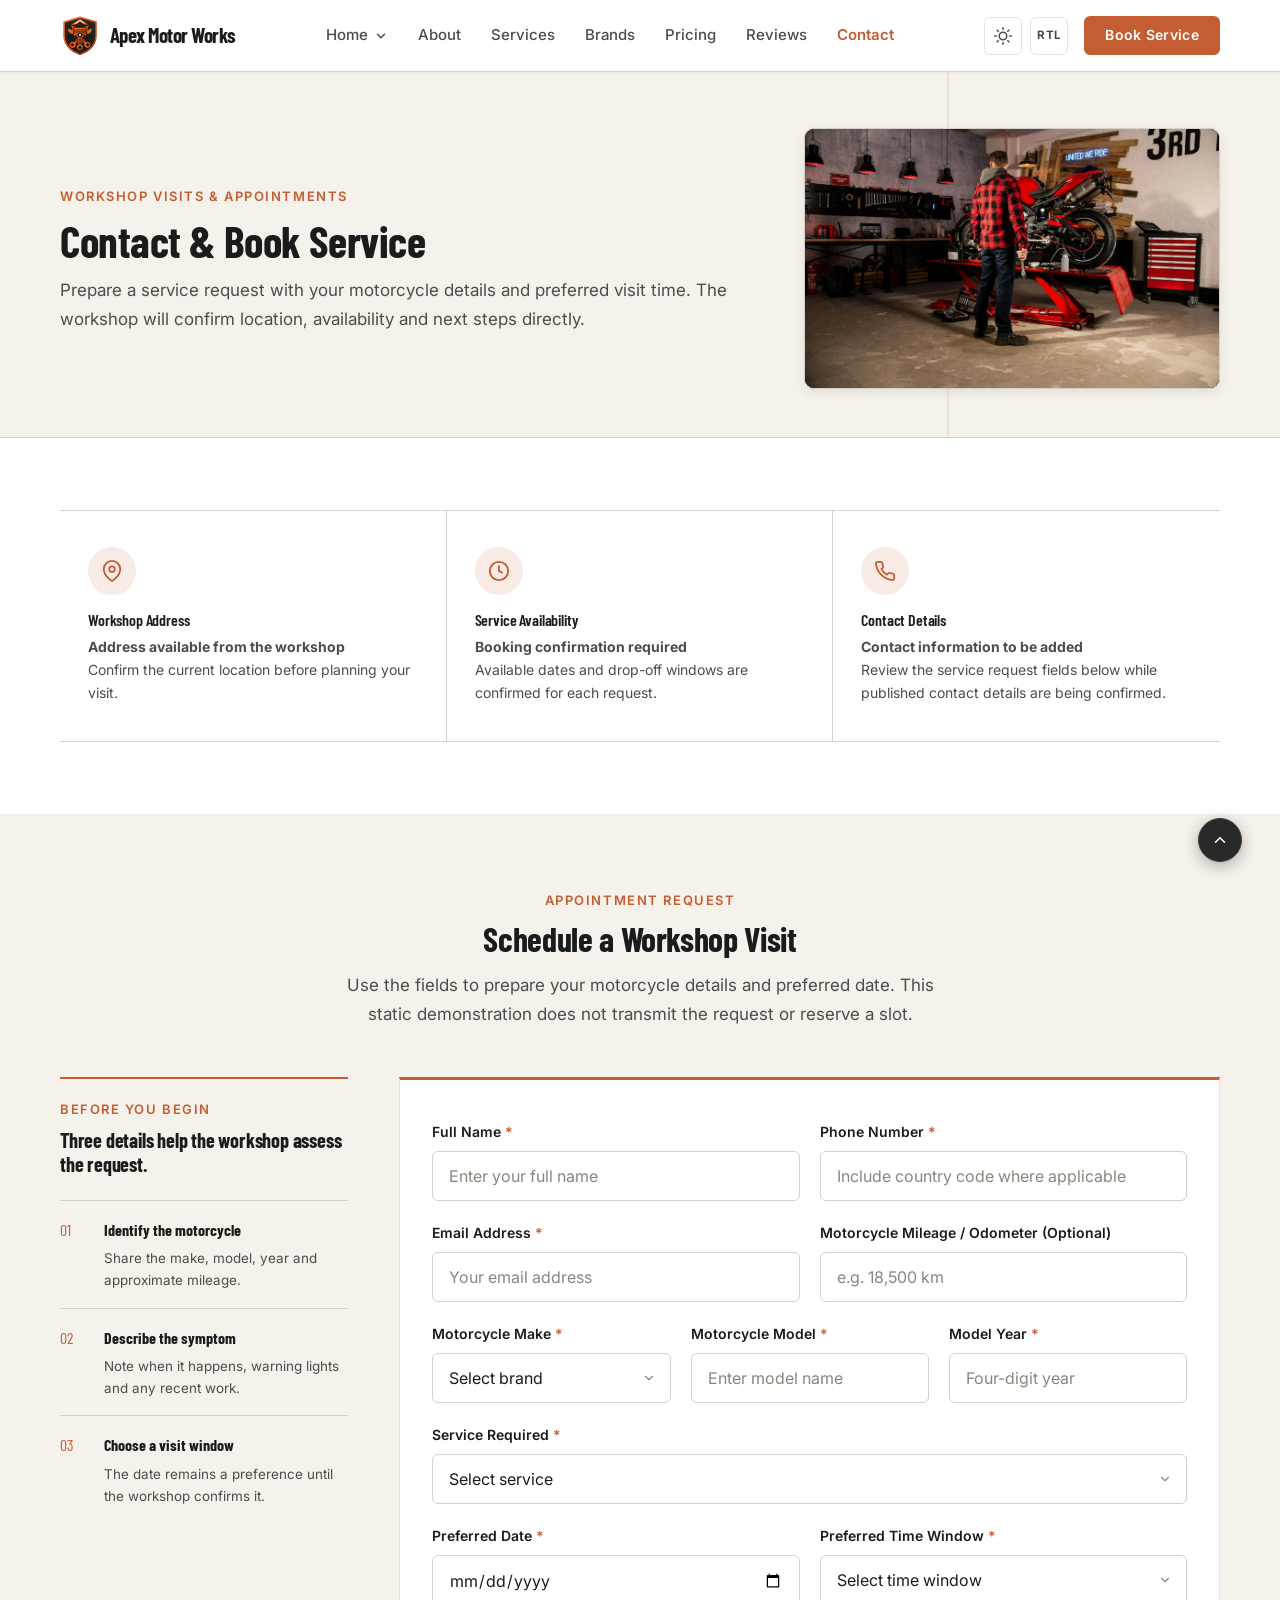
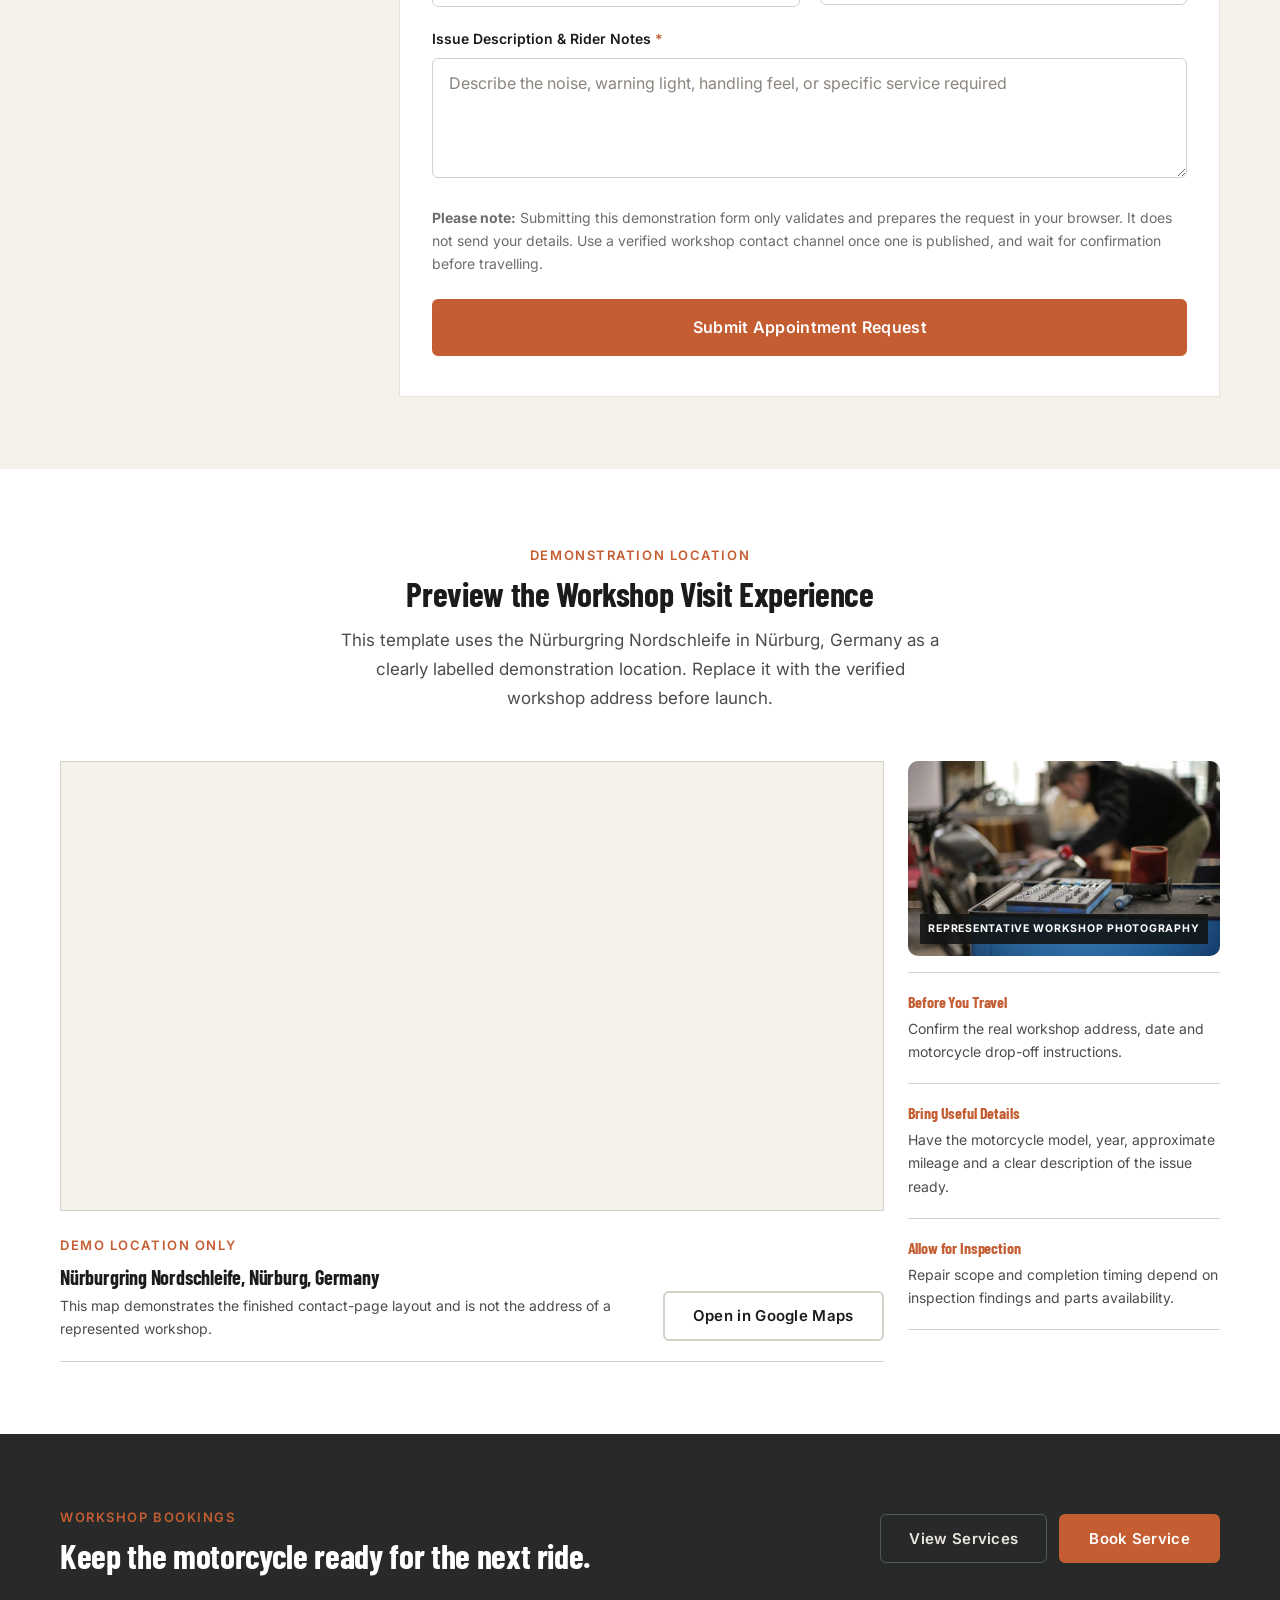
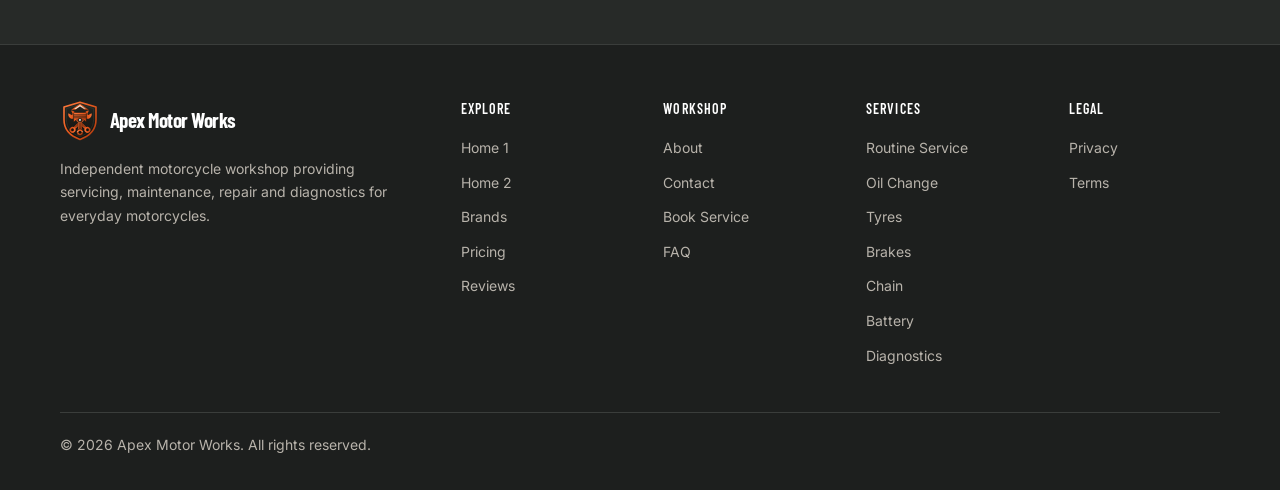
<file: pages/contact.html>
<!DOCTYPE html>
<html lang="en" dir="ltr" data-theme="light">
<head>
  <meta charset="UTF-8">
  <meta name="viewport" content="width=device-width, initial-scale=1.0">
  <meta name="theme-color" content="#171815">
  <link rel="icon" href="../assets/brand/favicon.svg" type="image/svg+xml">
  <link rel="apple-touch-icon" href="../assets/brand/apple-touch-icon.png">
  <link rel="manifest" href="../assets/brand/site.webmanifest">
  <title>Contact &amp; Book Service — Apex Motor Works</title>
  <meta name="description" content="Prepare a motorcycle service request for routine maintenance, brake work, repairs, and diagnostics. Workshop contact details and availability require confirmation.">
  <link rel="stylesheet" href="../assets/css/style.css?v=20261007">
  <link rel="stylesheet" href="../assets/css/dark-mode.css?v=20261007">
  <link rel="stylesheet" href="../assets/css/rtl.css?v=20261007">
</head>
<body class="page-contact">
  <a href="#main" class="skip-link">Skip to main content</a>

  <!-- NAVBAR -->
  <header class="navbar" role="banner">
    <div class="navbar__inner">
      <a href="../index.html" class="navbar__brand" aria-label="Apex Motor Works Home">
        <img class="navbar__brand-icon" src="../assets/brand/logo-mark.svg" alt="" width="48" height="48">
        <div class="navbar__brand-text">Apex Motor Works</div>
      </a>
      <nav class="navbar__nav" aria-label="Main navigation">
        <div class="nav-home">
          <button class="navbar__link nav-home__trigger" type="button" aria-expanded="false" aria-haspopup="true" aria-controls="homeVariants"><span>Home</span><svg aria-hidden="true" viewBox="0 0 16 16"><path d="m4 6 4 4 4-4" fill="none" stroke="currentColor" stroke-width="1.75" stroke-linecap="round" stroke-linejoin="round"/></svg></button>
          <div class="nav-home__menu" id="homeVariants"><a href="../index.html"><span>01</span> Home 1</a><a href="home2.html"><span>02</span> Home 2</a></div>
        </div>
        <a href="about.html" class="navbar__link">About</a>
        <a href="services.html" class="navbar__link">Services</a>
        <a href="brands.html" class="navbar__link">Brands</a>
        <a href="pricing.html" class="navbar__link">Pricing</a>
        <a href="reviews.html" class="navbar__link">Reviews</a>
        <a href="contact.html" class="navbar__link" aria-current="page">Contact</a>
      </nav>
      <div class="navbar__actions">
        <button class="navbar__toggle-btn" data-theme-toggle aria-label="Switch to dark mode" aria-pressed="false">
          <svg class="icon-sun" viewBox="0 0 24 24" fill="none" stroke="currentColor" stroke-width="2" stroke-linecap="round" stroke-linejoin="round"><circle cx="12" cy="12" r="5"/><line x1="12" y1="1" x2="12" y2="3"/><line x1="12" y1="21" x2="12" y2="23"/><line x1="4.22" y1="4.22" x2="5.64" y2="5.64"/><line x1="18.36" y1="18.36" x2="19.78" y2="19.78"/><line x1="1" y1="12" x2="3" y2="12"/><line x1="21" y1="12" x2="23" y2="12"/><line x1="4.22" y1="19.78" x2="5.64" y2="18.36"/><line x1="18.36" y1="5.64" x2="19.78" y2="4.22"/></svg>
          <svg class="icon-moon" viewBox="0 0 24 24" fill="none" stroke="currentColor" stroke-width="2" stroke-linecap="round" stroke-linejoin="round"><path d="M21 12.79A9 9 0 1 1 11.21 3 7 7 0 0 0 21 12.79z"/></svg>
        </button>
        <button class="navbar__toggle-btn" data-rtl-toggle aria-label="Switch to RTL" aria-pressed="false"><span class="rtl-label">RTL</span></button>
        <a href="#booking" class="btn btn--primary btn--sm navbar__cta">Book Service</a>
        <button class="navbar__hamburger" id="hamburgerBtn" aria-label="Open menu" aria-expanded="false" aria-controls="mobileDrawer">
          <svg viewBox="0 0 24 24" fill="none" stroke="currentColor" stroke-width="2" stroke-linecap="round"><line x1="3" y1="6" x2="21" y2="6"/><line x1="3" y1="12" x2="21" y2="12"/><line x1="3" y1="18" x2="21" y2="18"/></svg>
        </button>
      </div>
    </div>
  </header>

  <!-- Mobile Drawer -->
  <div class="drawer-overlay" id="drawerOverlay"></div>
  <aside class="drawer" id="mobileDrawer" aria-label="Mobile navigation" aria-hidden="true" inert>
    <div class="drawer__header">
      <a href="../index.html" class="drawer__brand" aria-label="Apex Motor Works Home">
        <img class="drawer__brand-mark" src="../assets/brand/logo-mark.svg" alt="" width="42" height="42">
        <span>Apex Motor Works</span>
      </a>

      <button class="drawer__close" id="drawerCloseBtn" aria-label="Close menu"><svg viewBox="0 0 24 24" fill="none" stroke="currentColor" stroke-width="2" stroke-linecap="round"><line x1="18" y1="6" x2="6" y2="18"/><line x1="6" y1="6" x2="18" y2="18"/></svg></button>
    </div>
    <nav class="drawer__nav" aria-label="Mobile navigation links">
      <a href="../index.html" class="drawer__link">Home 1</a>
      <a href="home2.html" class="drawer__link">Home 2</a>
      <a href="about.html" class="drawer__link">About</a>
      <a href="services.html" class="drawer__link">Services</a>
      <a href="brands.html" class="drawer__link">Brands</a>
      <a href="pricing.html" class="drawer__link">Pricing</a>
      <a href="reviews.html" class="drawer__link">Reviews</a>
      <a href="contact.html" class="drawer__link" aria-current="page">Contact</a>
      <div class="drawer__divider"></div>
      <a href="faq.html" class="drawer__link">FAQ</a>
    </nav>
    <div class="drawer__footer">
      <div class="drawer__controls">
        <button class="navbar__toggle-btn" data-theme-toggle aria-label="Toggle theme">
          <svg class="icon-sun" width="16" height="16" viewBox="0 0 24 24" fill="none" stroke="currentColor" stroke-width="2" stroke-linecap="round" stroke-linejoin="round"><circle cx="12" cy="12" r="5"/><line x1="12" y1="1" x2="12" y2="3"/><line x1="12" y1="21" x2="12" y2="23"/><line x1="4.22" y1="4.22" x2="5.64" y2="5.64"/><line x1="18.36" y1="18.36" x2="19.78" y2="19.78"/><line x1="1" y1="12" x2="3" y2="12"/><line x1="21" y1="12" x2="23" y2="12"/><line x1="4.22" y1="19.78" x2="5.64" y2="18.36"/><line x1="18.36" y1="5.64" x2="19.78" y2="4.22"/></svg>
          <svg class="icon-moon" width="16" height="16" viewBox="0 0 24 24" fill="none" stroke="currentColor" stroke-width="2" stroke-linecap="round" stroke-linejoin="round"><path d="M21 12.79A9 9 0 1 1 11.21 3 7 7 0 0 0 21 12.79z"/></svg>
          Theme
        </button>
        <button class="navbar__toggle-btn" data-rtl-toggle aria-label="Toggle RTL">
          <span class="rtl-label">RTL</span> Direction
        </button>
      </div>
      <a href="#booking" class="btn btn--primary drawer__cta">Book Service</a>
    </div>
  </aside>

  <main id="main">
    <!-- COMPACT HERO -->
    <section class="page-hero">
      <div class="container page-hero__grid">
        <div class="page-hero__content">
          <p class="eyebrow">Workshop Visits &amp; Appointments</p>
          <h1 class="page-hero__title">Contact &amp; Book Service</h1>
          <p class="page-hero__desc">Prepare a service request with your motorcycle details and preferred visit time. The workshop will confirm location, availability and next steps directly.</p>
        </div>
        <div class="page-hero__image">
          <img src="../assets/images/workshop-inspection.webp" alt="Motorcycle inspection at Apex Motor Works service bay" width="600" height="380" fetchpriority="high">
        </div>
      </div>
    </section>

    <!-- SECTION: WORKSHOP DETAILS -->
    <section class="section">
      <div class="container">
        <div class="contact-info reveal">
          <div class="contact-info-card">
            <div class="contact-info-card__icon">
              <svg viewBox="0 0 24 24" width="24" height="24" fill="none" stroke="currentColor" stroke-width="2"><path d="M21 10c0 7-9 13-9 13s-9-6-9-13a9 9 0 0 1 18 0z"/><circle cx="12" cy="10" r="3"/></svg>
            </div>
            <h3 class="contact-info-card__title">Workshop Address</h3>
            <p class="contact-info-card__text"><strong>Address available from the workshop</strong><br>Confirm the current location before planning your visit.</p>
          </div>

          <div class="contact-info-card">
            <div class="contact-info-card__icon">
              <svg viewBox="0 0 24 24" width="24" height="24" fill="none" stroke="currentColor" stroke-width="2"><circle cx="12" cy="12" r="10"/><polyline points="12 6 12 12 16 14"/></svg>
            </div>
            <h3 class="contact-info-card__title">Service Availability</h3>
            <p class="contact-info-card__text"><strong>Booking confirmation required</strong><br>Available dates and drop-off windows are confirmed for each request.</p>
          </div>

          <div class="contact-info-card">
            <div class="contact-info-card__icon">
              <svg viewBox="0 0 24 24" width="24" height="24" fill="none" stroke="currentColor" stroke-width="2"><path d="M22 16.92v3a2 2 0 0 1-2.18 2 19.79 19.79 0 0 1-8.63-3.07 19.5 19.5 0 0 1-6-6 19.79 19.79 0 0 1-3.07-8.67A2 2 0 0 1 4.11 2h3a2 2 0 0 1 2 1.72 12.84 12.84 0 0 0 .7 2.81 2 2 0 0 1-.45 2.11L8.09 9.91a16 16 0 0 0 6 6l1.27-1.27a2 2 0 0 1 2.11-.45 12.84 12.84 0 0 0 2.81.7A2 2 0 0 1 22 16.92z"/></svg>
            </div>
            <h3 class="contact-info-card__title">Contact Details</h3>
            <p class="contact-info-card__text"><strong>Contact information to be added</strong><br>Review the service request fields below while published contact details are being confirmed.</p>
          </div>
        </div>
      </div>
    </section>

    <!-- SECTION: APPOINTMENT FORM -->
    <section class="section section--surface" id="booking">
      <div class="container">
        <div class="section-header reveal">
          <p class="eyebrow">Appointment Request</p>
          <h2 class="section-title">Schedule a Workshop Visit</h2>
          <p class="section-subtitle">Use the fields to prepare your motorcycle details and preferred date. This static demonstration does not transmit the request or reserve a slot.</p>
        </div>

        <div class="booking-layout">
          <aside class="booking-guide reveal" aria-label="Booking preparation checklist">
            <p class="eyebrow">Before you begin</p>
            <h3>Three details help the workshop assess the request.</h3>
            <ol>
              <li><span>01</span><div><strong>Identify the motorcycle</strong><p>Share the make, model, year and approximate mileage.</p></div></li>
              <li><span>02</span><div><strong>Describe the symptom</strong><p>Note when it happens, warning lights and any recent work.</p></div></li>
              <li><span>03</span><div><strong>Choose a visit window</strong><p>The date remains a preference until the workshop confirms it.</p></div></li>
            </ol>
          </aside>

          <div class="form-panel reveal">
          <form id="appointmentForm" novalidate>
            <!-- Row 1: Name and Phone -->
            <div class="form-row">
              <div class="form-group">
                <label for="fullName" class="form-label">Full Name <span class="required-marker">*</span></label>
                <input type="text" id="fullName" name="fullName" class="form-input" placeholder="Enter your full name" required>
              </div>
              <div class="form-group">
                <label for="phone" class="form-label">Phone Number <span class="required-marker">*</span></label>
                <input type="tel" id="phone" name="phone" class="form-input" autocomplete="tel" placeholder="Include country code where applicable" required>
              </div>
            </div>

            <!-- Row 2: Email and Mileage -->
            <div class="form-row">
              <div class="form-group">
                <label for="email" class="form-label">Email Address <span class="required-marker">*</span></label>
                <input type="email" id="email" name="email" class="form-input" autocomplete="email" placeholder="Your email address" required>
              </div>
              <div class="form-group">
                <label for="mileage" class="form-label">Motorcycle Mileage / Odometer (Optional)</label>
                <input type="text" id="mileage" name="mileage" class="form-input" placeholder="e.g. 18,500 km">
              </div>
            </div>

            <!-- Row 3: Brand, Model, Year -->
            <div class="form-row form-row--three">
              <div class="form-group">
                <label for="brand" class="form-label">Motorcycle Make <span class="required-marker">*</span></label>
                <select id="brand" name="brand" class="form-select" required>
                  <option value="" disabled selected>Select brand</option>
                  <option value="Honda">Honda</option>
                  <option value="Yamaha">Yamaha</option>
                  <option value="Suzuki">Suzuki</option>
                  <option value="Kawasaki">Kawasaki</option>
                  <option value="KTM">KTM</option>
                  <option value="Royal Enfield">Royal Enfield</option>
                  <option value="TVS">TVS</option>
                  <option value="Bajaj">Bajaj</option>
                  <option value="Hero">Hero MotoCorp</option>
                  <option value="BMW">BMW Motorrad</option>
                  <option value="Other">Other Make</option>
                </select>
              </div>
              <div class="form-group">
                <label for="model" class="form-label">Motorcycle Model <span class="required-marker">*</span></label>
                <input type="text" id="model" name="model" class="form-input" placeholder="Enter model name" required>
              </div>
              <div class="form-group">
                <label for="year" class="form-label">Model Year <span class="required-marker">*</span></label>
                <input type="text" id="year" name="year" class="form-input" inputmode="numeric" maxlength="4" placeholder="Four-digit year" required>
              </div>
            </div>

            <!-- Row 4: Service Required -->
            <div class="form-group">
              <label for="serviceType" class="form-label">Service Required <span class="required-marker">*</span></label>
              <select id="serviceType" name="serviceType" class="form-select" required>
                <option value="" disabled selected>Select service</option>
                <option value="routine-servicing">Routine Servicing &amp; Multi-Point Check</option>
                <option value="oil-filter">Engine Oil &amp; Filter Change</option>
                <option value="tyre-replacement">Tyre Replacement &amp; Valve Inspection</option>
                <option value="brake-servicing">Brake Servicing (Pads / Fluid / Calipers)</option>
                <option value="chain-service">Chain Adjustment, Cleaning &amp; Lubrication</option>
                <option value="battery-service">Battery Testing &amp; Replacement</option>
                <option value="diagnostics">Engine &amp; Electrical Fault Diagnostics</option>
                <option value="general-inspection">General Pre-Purchase or Trip Inspection</option>
                <option value="multiple-services">Multiple Services / General Repairs</option>
              </select>
            </div>

            <!-- Row 5: Preferred Date and Preferred Time -->
            <div class="form-row">
              <div class="form-group">
                <label for="preferredDate" class="form-label">Preferred Date <span class="required-marker">*</span></label>
                <input type="date" id="preferredDate" name="preferredDate" class="form-input" required>
              </div>
              <div class="form-group">
                <label for="preferredTime" class="form-label">Preferred Time Window <span class="required-marker">*</span></label>
                <select id="preferredTime" name="preferredTime" class="form-select" required>
                  <option value="" disabled selected>Select time window</option>
                  <option value="morning">Morning</option>
                  <option value="midday">Midday</option>
                  <option value="afternoon">Afternoon</option>
                </select>
              </div>
            </div>

            <!-- Row 6: Description of issues / notes -->
            <div class="form-group">
              <label for="issueDescription" class="form-label">Issue Description &amp; Rider Notes <span class="required-marker">*</span></label>
              <textarea id="issueDescription" name="issueDescription" class="form-textarea" placeholder="Describe the noise, warning light, handling feel, or specific service required" required></textarea>
            </div>

            <!-- Notice on appointment confirmation -->
            <p class="form-notice">
              <strong>Please note:</strong> Submitting this demonstration form only validates and prepares the request in your browser. It does not send your details. Use a verified workshop contact channel once one is published, and wait for confirmation before travelling.
            </p>

            <button type="submit" class="btn btn--primary btn--lg btn--full">Submit Appointment Request</button>

            <!-- Success/Alert container -->
            <div class="form-message" id="formMessage" role="alert" aria-live="polite"></div>
          </form>
          </div>
        </div>
      </div>
    </section>

    <!-- SECTION: WORKSHOP LOCATION / MAP -->
    <section class="section" id="location">
      <div class="container">
        <div class="section-header reveal">
          <p class="eyebrow">Demonstration Location</p>
          <h2 class="section-title">Preview the Workshop Visit Experience</h2>
          <p class="section-subtitle">This template uses the Nürburgring Nordschleife in Nürburg, Germany as a clearly labelled demonstration location. Replace it with the verified workshop address before launch.</p>
        </div>

        <div class="location-layout">
          <div class="map-panel">
            <iframe class="location-map" title="Map showing the demonstration location at Nürburgring Nordschleife in Nürburg, Germany" src="https://www.google.com/maps?q=N%C3%BCrburgring%20Nordschleife%2C%20N%C3%BCrburg%2C%20Germany&amp;output=embed" width="800" height="450" loading="lazy" referrerpolicy="no-referrer-when-downgrade" allowfullscreen></iframe>
            <div class="map-panel__details">
              <div>
                <p class="eyebrow">Demo location only</p>
                <h3>Nürburgring Nordschleife, Nürburg, Germany</h3>
                <p>This map demonstrates the finished contact-page layout and is not the address of a represented workshop.</p>
              </div>
              <a class="btn btn--secondary" href="https://www.google.com/maps/search/?api=1&amp;query=N%C3%BCrburgring%20Nordschleife%2C%20N%C3%BCrburg%2C%20Germany" target="_blank" rel="noopener noreferrer">Open in Google Maps</a>
            </div>
          </div>

          <aside class="visit-column" aria-label="Workshop visit guidance">
            <figure class="contact-workshop-photo">
              <img src="../assets/images/contact-workshop.webp" alt="Technician servicing a motorcycle beside a tool trolley in a professional workshop bay" width="1800" height="1201" loading="lazy" decoding="async">
              <figcaption>Representative workshop photography</figcaption>
            </figure>
            <div class="visit-tips">
            <div class="visit-tip">
              <h4>Before You Travel</h4>
              <p>Confirm the real workshop address, date and motorcycle drop-off instructions.</p>
            </div>
            <div class="visit-tip">
              <h4>Bring Useful Details</h4>
              <p>Have the motorcycle model, year, approximate mileage and a clear description of the issue ready.</p>
            </div>
            <div class="visit-tip">
              <h4>Allow for Inspection</h4>
              <p>Repair scope and completion timing depend on inspection findings and parts availability.</p>
            </div>
          </div>
          </aside>
        </div>
      </div>
    </section>
  </main>

  <!-- FOOTER -->
  <footer class="footer" id="site-footer" role="contentinfo">
    <div class="footer__action">
      <div class="container footer__action-inner">
        <div>
          <p class="eyebrow">Workshop bookings</p>
          <h2>Keep the motorcycle ready for the next ride.</h2>
        </div>
        <div class="footer__action-links">
          <a href="services.html" class="btn btn--footer-secondary">View Services</a>
          <a href="contact.html#booking" class="btn btn--primary">Book Service</a>
        </div>
      </div>
    </div>
    <div class="container">
      <div class="footer__grid">
        <div class="footer__brand-area">
          <a href="../index.html" class="navbar__brand" aria-label="Apex Motor Works Home">
            <img class="navbar__brand-icon" src="../assets/brand/logo-mark.svg" alt="" width="48" height="48">
            <span class="navbar__brand-text">Apex Motor Works</span>
          </a>
          <p class="footer__brand-desc">Independent motorcycle workshop providing servicing, maintenance, repair and diagnostics for everyday motorcycles.</p>
        </div>
        <div>
          <h4 class="footer__col-title">Explore</h4>
          <a href="../index.html" class="footer__link">Home 1</a>
          <a href="home2.html" class="footer__link">Home 2</a>
          <a href="brands.html" class="footer__link">Brands</a>
          <a href="pricing.html" class="footer__link">Pricing</a>
          <a href="reviews.html" class="footer__link">Reviews</a>
        </div>
        <div>
          <h4 class="footer__col-title">Workshop</h4>
          <a href="about.html" class="footer__link">About</a>
          <a href="contact.html" class="footer__link">Contact</a>
          <a href="contact.html#booking" class="footer__link">Book Service</a>
          <a href="faq.html" class="footer__link">FAQ</a>
        </div>
        <div>
          <h4 class="footer__col-title">Services</h4>
          <a href="service-details.html?service=routine-servicing" class="footer__link">Routine Service</a>
          <a href="service-details.html?service=oil-filter" class="footer__link">Oil Change</a>
          <a href="service-details.html?service=tyre-replacement" class="footer__link">Tyres</a>
          <a href="service-details.html?service=brake-servicing" class="footer__link">Brakes</a>
          <a href="service-details.html?service=chain-service" class="footer__link">Chain</a>
          <a href="service-details.html?service=battery-service" class="footer__link">Battery</a>
          <a href="service-details.html?service=diagnostics" class="footer__link">Diagnostics</a>
        </div>
        <div class="footer__legal">
          <h4 class="footer__col-title">Legal</h4>
          <a href="privacy.html" class="footer__link">Privacy</a>
          <a href="terms.html" class="footer__link">Terms</a>
        </div>
      </div>
      <div class="footer__bottom">
        <p class="footer__copy">&copy; <span data-current-year>2026</span> Apex Motor Works. All rights reserved.</p>
        <button class="btn--back-to-top" id="backToTop" aria-label="Back to top"><svg viewBox="0 0 24 24" fill="none" stroke="currentColor" stroke-width="2" stroke-linecap="round" stroke-linejoin="round"><polyline points="18 15 12 9 6 15"/></svg></button>
      </div>
    </div>
  </footer>


  <script src="../assets/js/main.js?v=20261007"></script>
</body>
</html>
</file>
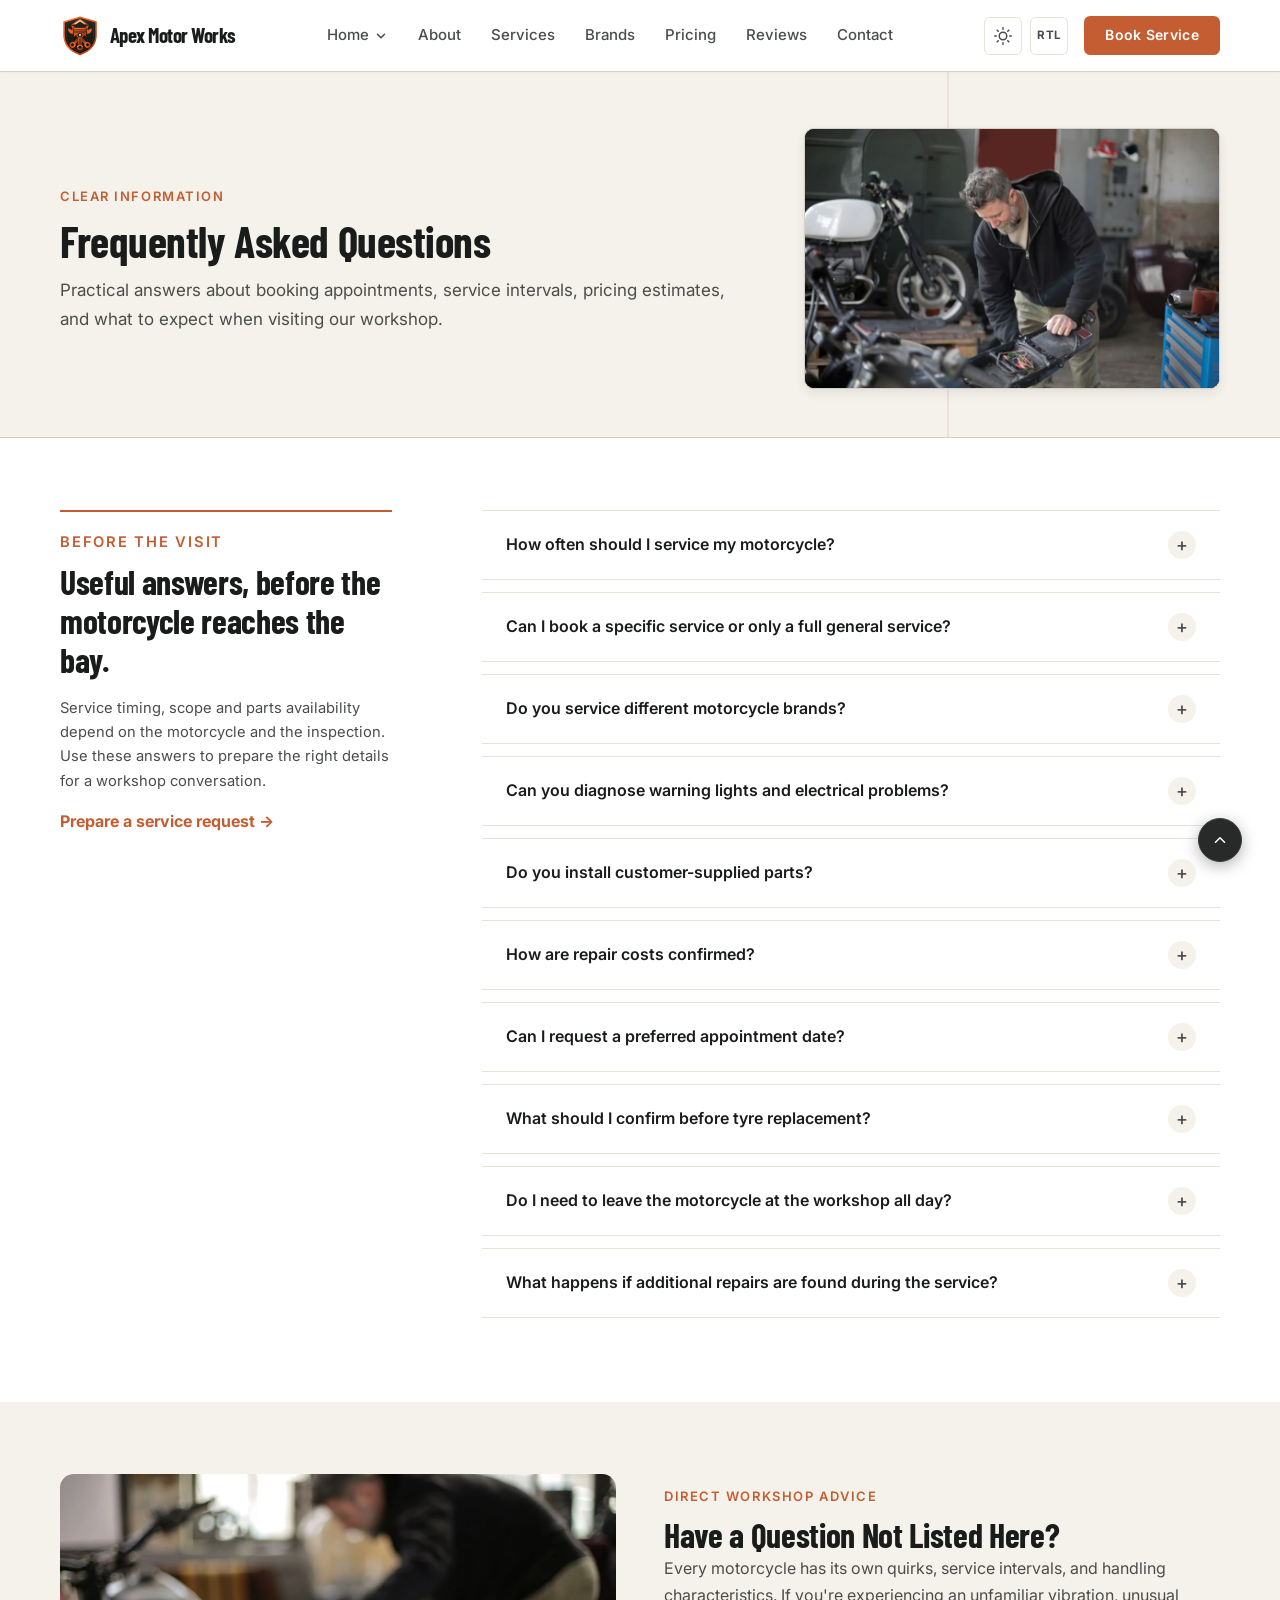
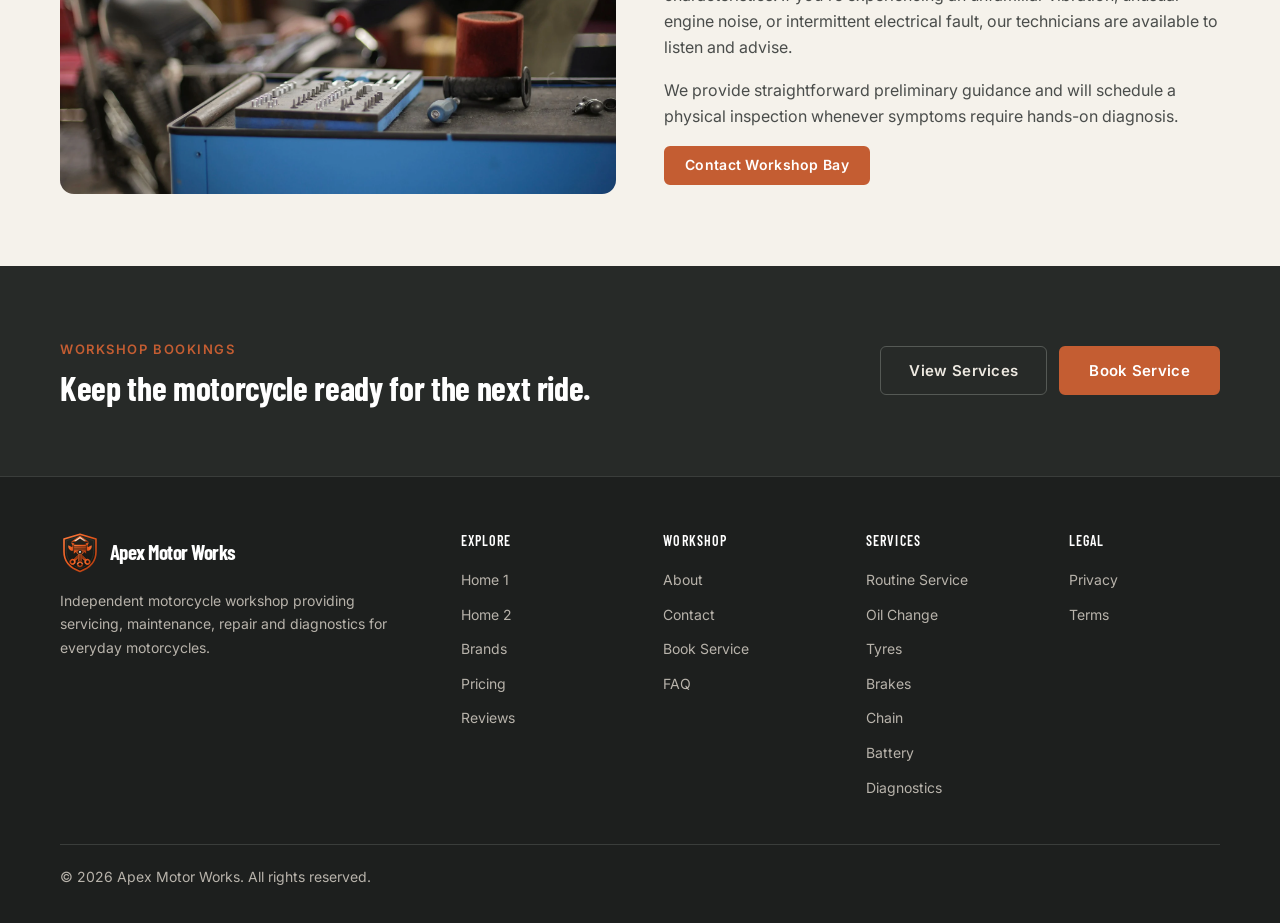
<file: pages/faq.html>
<!DOCTYPE html>
<html lang="en" dir="ltr" data-theme="light">
<head>
  <meta charset="UTF-8">
  <meta name="viewport" content="width=device-width, initial-scale=1.0">
  <meta name="theme-color" content="#171815">
  <link rel="icon" href="../assets/brand/favicon.svg" type="image/svg+xml">
  <link rel="apple-touch-icon" href="../assets/brand/apple-touch-icon.png">
  <link rel="manifest" href="../assets/brand/site.webmanifest">
  <title>Frequently Asked Questions — Apex Motor Works</title>
  <meta name="description" content="Answers to common questions about motorcycle service intervals, booking procedures, parts policies, diagnostics, and workshop estimates.">
  <link rel="stylesheet" href="../assets/css/style.css?v=20261007">
  <link rel="stylesheet" href="../assets/css/dark-mode.css?v=20261007">
  <link rel="stylesheet" href="../assets/css/rtl.css?v=20261007">
</head>
<body class="page-faq">
  <a href="#main" class="skip-link">Skip to main content</a>

  <!-- NAVBAR -->
  <header class="navbar" role="banner">
    <div class="navbar__inner">
      <a href="../index.html" class="navbar__brand" aria-label="Apex Motor Works Home">
        <img class="navbar__brand-icon" src="../assets/brand/logo-mark.svg" alt="" width="48" height="48">
        <div class="navbar__brand-text">Apex Motor Works</div>
      </a>
      <nav class="navbar__nav" aria-label="Main navigation">
        <div class="nav-home">
          <button class="navbar__link nav-home__trigger" type="button" aria-expanded="false" aria-haspopup="true" aria-controls="homeVariants"><span>Home</span><svg aria-hidden="true" viewBox="0 0 16 16"><path d="m4 6 4 4 4-4" fill="none" stroke="currentColor" stroke-width="1.75" stroke-linecap="round" stroke-linejoin="round"/></svg></button>
          <div class="nav-home__menu" id="homeVariants"><a href="../index.html"><span>01</span> Home 1</a><a href="home2.html"><span>02</span> Home 2</a></div>
        </div>
        <a href="about.html" class="navbar__link">About</a>
        <a href="services.html" class="navbar__link">Services</a>
        <a href="brands.html" class="navbar__link">Brands</a>
        <a href="pricing.html" class="navbar__link">Pricing</a>
        <a href="reviews.html" class="navbar__link">Reviews</a>
        <a href="contact.html" class="navbar__link">Contact</a>
      </nav>
      <div class="navbar__actions">
        <button class="navbar__toggle-btn" data-theme-toggle aria-label="Switch to dark mode" aria-pressed="false">
          <svg class="icon-sun" viewBox="0 0 24 24" fill="none" stroke="currentColor" stroke-width="2" stroke-linecap="round" stroke-linejoin="round"><circle cx="12" cy="12" r="5"/><line x1="12" y1="1" x2="12" y2="3"/><line x1="12" y1="21" x2="12" y2="23"/><line x1="4.22" y1="4.22" x2="5.64" y2="5.64"/><line x1="18.36" y1="18.36" x2="19.78" y2="19.78"/><line x1="1" y1="12" x2="3" y2="12"/><line x1="21" y1="12" x2="23" y2="12"/><line x1="4.22" y1="19.78" x2="5.64" y2="18.36"/><line x1="18.36" y1="5.64" x2="19.78" y2="4.22"/></svg>
          <svg class="icon-moon" viewBox="0 0 24 24" fill="none" stroke="currentColor" stroke-width="2" stroke-linecap="round" stroke-linejoin="round"><path d="M21 12.79A9 9 0 1 1 11.21 3 7 7 0 0 0 21 12.79z"/></svg>
        </button>
        <button class="navbar__toggle-btn" data-rtl-toggle aria-label="Switch to RTL" aria-pressed="false"><span class="rtl-label">RTL</span></button>
        <a href="contact.html#booking" class="btn btn--primary btn--sm navbar__cta">Book Service</a>
        <button class="navbar__hamburger" id="hamburgerBtn" aria-label="Open menu" aria-expanded="false" aria-controls="mobileDrawer">
          <svg viewBox="0 0 24 24" fill="none" stroke="currentColor" stroke-width="2" stroke-linecap="round"><line x1="3" y1="6" x2="21" y2="6"/><line x1="3" y1="12" x2="21" y2="12"/><line x1="3" y1="18" x2="21" y2="18"/></svg>
        </button>
      </div>
    </div>
  </header>

  <!-- Mobile Drawer -->
  <div class="drawer-overlay" id="drawerOverlay"></div>
  <aside class="drawer" id="mobileDrawer" aria-label="Mobile navigation" aria-hidden="true" inert>
    <div class="drawer__header">
      <a href="../index.html" class="drawer__brand" aria-label="Apex Motor Works Home">
        <img class="drawer__brand-mark" src="../assets/brand/logo-mark.svg" alt="" width="42" height="42">
        <span>Apex Motor Works</span>
      </a>

      <button class="drawer__close" id="drawerCloseBtn" aria-label="Close menu"><svg viewBox="0 0 24 24" fill="none" stroke="currentColor" stroke-width="2" stroke-linecap="round"><line x1="18" y1="6" x2="6" y2="18"/><line x1="6" y1="6" x2="18" y2="18"/></svg></button>
    </div>
    <nav class="drawer__nav" aria-label="Mobile navigation links">
      <a href="../index.html" class="drawer__link">Home 1</a>
      <a href="home2.html" class="drawer__link">Home 2</a>
      <a href="about.html" class="drawer__link">About</a>
      <a href="services.html" class="drawer__link">Services</a>
      <a href="brands.html" class="drawer__link">Brands</a>
      <a href="pricing.html" class="drawer__link">Pricing</a>
      <a href="reviews.html" class="drawer__link">Reviews</a>
      <a href="contact.html" class="drawer__link">Contact</a>
      <div class="drawer__divider"></div>
      <a href="faq.html" class="drawer__link" aria-current="page">FAQ</a>
    </nav>
    <div class="drawer__footer">
      <div class="drawer__controls">
        <button class="navbar__toggle-btn" data-theme-toggle aria-label="Toggle theme">
          <svg class="icon-sun" width="16" height="16" viewBox="0 0 24 24" fill="none" stroke="currentColor" stroke-width="2" stroke-linecap="round" stroke-linejoin="round"><circle cx="12" cy="12" r="5"/><line x1="12" y1="1" x2="12" y2="3"/><line x1="12" y1="21" x2="12" y2="23"/><line x1="4.22" y1="4.22" x2="5.64" y2="5.64"/><line x1="18.36" y1="18.36" x2="19.78" y2="19.78"/><line x1="1" y1="12" x2="3" y2="12"/><line x1="21" y1="12" x2="23" y2="12"/><line x1="4.22" y1="19.78" x2="5.64" y2="18.36"/><line x1="18.36" y1="5.64" x2="19.78" y2="4.22"/></svg>
          <svg class="icon-moon" width="16" height="16" viewBox="0 0 24 24" fill="none" stroke="currentColor" stroke-width="2" stroke-linecap="round" stroke-linejoin="round"><path d="M21 12.79A9 9 0 1 1 11.21 3 7 7 0 0 0 21 12.79z"/></svg>
          Theme
        </button>
        <button class="navbar__toggle-btn" data-rtl-toggle aria-label="Toggle RTL">
          <span class="rtl-label">RTL</span> Direction
        </button>
      </div>
      <a href="contact.html#booking" class="btn btn--primary drawer__cta">Book Service</a>
    </div>
  </aside>

  <main id="main">
    <!-- PAGE HERO -->
    <section class="page-hero">
      <div class="container page-hero__grid">
        <div class="page-hero__content">
          <p class="eyebrow">Clear Information</p>
          <h1 class="page-hero__title">Frequently Asked Questions</h1>
          <p class="page-hero__desc">Practical answers about booking appointments, service intervals, pricing estimates, and what to expect when visiting our workshop.</p>
        </div>
        <div class="page-hero__image">
          <img src="../assets/images/diagnostics.webp" alt="Motorcycle diagnostics and technical consultation" width="600" height="380" fetchpriority="high">
        </div>
      </div>
    </section>

    <!-- FAQ LIST SECTION -->
    <section class="section">
      <div class="container faq-layout">
        <aside class="faq-intro reveal" aria-label="Workshop question guidance">
          <p class="eyebrow">Before the visit</p>
          <h2>Useful answers, before the motorcycle reaches the bay.</h2>
          <p>Service timing, scope and parts availability depend on the motorcycle and the inspection. Use these answers to prepare the right details for a workshop conversation.</p>
          <a href="contact.html#booking" class="text-link">Prepare a service request <span aria-hidden="true">→</span></a>
        </aside>
        <div class="faq-list">
          <!-- FAQ 1 -->
          <div class="faq-item reveal">
            <button class="faq-item__trigger" aria-expanded="false" id="faq-trigger-1" aria-controls="faq-content-1">
              <span>How often should I service my motorcycle?</span>
              <span class="faq-item__icon">+</span>
            </button>
            <div class="faq-item__content" id="faq-content-1" role="region" aria-labelledby="faq-trigger-1">
              <div class="faq-item__answer">
                Service intervals depend on the manufacturer, model, age, mileage and operating conditions. Follow the schedule and specifications in the motorcycle's owner manual, and seek model-specific advice when use or condition suggests an earlier inspection may be sensible.
              </div>
            </div>
          </div>

          <!-- FAQ 2 -->
          <div class="faq-item reveal reveal-delay-1">
            <button class="faq-item__trigger" aria-expanded="false" id="faq-trigger-2" aria-controls="faq-content-2">
              <span>Can I book a specific service or only a full general service?</span>
              <span class="faq-item__icon">+</span>
            </button>
            <div class="faq-item__content" id="faq-content-2" role="region" aria-labelledby="faq-trigger-2">
              <div class="faq-item__answer">
                The service request includes individual jobs such as chain care, brake servicing, tyre replacement and oil changes as well as broader maintenance. Actual availability and scope require workshop confirmation.
              </div>
            </div>
          </div>

          <!-- FAQ 3 -->
          <div class="faq-item reveal reveal-delay-2">
            <button class="faq-item__trigger" aria-expanded="false" id="faq-trigger-3" aria-controls="faq-content-3">
              <span>Do you service different motorcycle brands?</span>
              <span class="faq-item__icon">+</span>
            </button>
            <div class="faq-item__content" id="faq-content-3" role="region" aria-labelledby="faq-trigger-3">
              <div class="faq-item__answer">
                The site lists Honda, Yamaha, Suzuki, Kawasaki, KTM, Royal Enfield, TVS, Bajaj, Hero and BMW Motorrad as commonly considered makes. Capability still varies by model year, tooling, fault and parts availability, so the exact motorcycle should be checked before a visit is confirmed.
              </div>
            </div>
          </div>

          <!-- FAQ 4 -->
          <div class="faq-item reveal">
            <button class="faq-item__trigger" aria-expanded="false" id="faq-trigger-4" aria-controls="faq-content-4">
              <span>Can you diagnose warning lights and electrical problems?</span>
              <span class="faq-item__icon">+</span>
            </button>
            <div class="faq-item__content" id="faq-content-4" role="region" aria-labelledby="faq-trigger-4">
              <div class="faq-item__answer">
                Warning lights, charging faults, starting problems and damaged connections can be investigated with structured electrical checks. Diagnostic scope and any diagnostic charge should be confirmed before work begins because access and tooling vary by motorcycle.
              </div>
            </div>
          </div>

          <!-- FAQ 5 -->
          <div class="faq-item reveal reveal-delay-1">
            <button class="faq-item__trigger" aria-expanded="false" id="faq-trigger-5" aria-controls="faq-content-5">
              <span>Do you install customer-supplied parts?</span>
              <span class="faq-item__icon">+</span>
            </button>
            <div class="faq-item__content" id="faq-content-5" role="region" aria-labelledby="faq-trigger-5">
              <div class="faq-item__answer">
                Customer-supplied parts need to be assessed for condition, compatibility and safety before the workshop agrees to fit them. Acceptance and any workmanship terms should be confirmed for the specific job; bringing a part does not guarantee it can be installed.
              </div>
            </div>
          </div>

          <!-- FAQ 6 -->
          <div class="faq-item reveal reveal-delay-2">
            <button class="faq-item__trigger" aria-expanded="false" id="faq-trigger-6" aria-controls="faq-content-6">
              <span>How are repair costs confirmed?</span>
              <span class="faq-item__icon">+</span>
            </button>
            <div class="faq-item__content" id="faq-content-6" role="region" aria-labelledby="faq-trigger-6">
              <div class="faq-item__answer">
                An initial estimate can be prepared after the motorcycle and requested work are reviewed. If inspection changes the scope, the revised labour and parts estimate should be agreed before additional work proceeds.
              </div>
            </div>
          </div>

          <!-- FAQ 7 -->
          <div class="faq-item reveal">
            <button class="faq-item__trigger" aria-expanded="false" id="faq-trigger-7" aria-controls="faq-content-7">
              <span>Can I request a preferred appointment date?</span>
              <span class="faq-item__icon">+</span>
            </button>
            <div class="faq-item__content" id="faq-content-7" role="region" aria-labelledby="faq-trigger-7">
              <div class="faq-item__answer">
                The demonstration form lets you select a preferred date and time window, but it does not transmit the request or create an appointment. Availability and the exact drop-off window must be confirmed through a verified workshop contact channel once one is published.
              </div>
            </div>
          </div>

          <!-- FAQ 8 -->
          <div class="faq-item reveal reveal-delay-1">
            <button class="faq-item__trigger" aria-expanded="false" id="faq-trigger-8" aria-controls="faq-content-8">
              <span>What should I confirm before tyre replacement?</span>
              <span class="faq-item__icon">+</span>
            </button>
            <div class="faq-item__content" id="faq-content-8" role="region" aria-labelledby="faq-trigger-8">
              <div class="faq-item__answer">
                Confirm the tyre size, intended use, preferred tyre type and current stock availability with the workshop. Final recommendations should follow the motorcycle manufacturer's specifications and an inspection of the wheel, valve and existing wear pattern.
              </div>
            </div>
          </div>

          <!-- FAQ 9 -->
          <div class="faq-item reveal reveal-delay-2">
            <button class="faq-item__trigger" aria-expanded="false" id="faq-trigger-9" aria-controls="faq-content-9">
              <span>Do I need to leave the motorcycle at the workshop all day?</span>
              <span class="faq-item__icon">+</span>
            </button>
            <div class="faq-item__content" id="faq-content-9" role="region" aria-labelledby="faq-trigger-9">
              <div class="faq-item__answer">
                Service duration depends on inspection findings, workshop capacity, parts availability and the motorcycle's condition. Ask for a collection estimate when the booking is confirmed and wait for the workshop to confirm completion before travelling to collect the bike.
              </div>
            </div>
          </div>

          <!-- FAQ 10 -->
          <div class="faq-item reveal">
            <button class="faq-item__trigger" aria-expanded="false" id="faq-trigger-10" aria-controls="faq-content-10">
              <span>What happens if additional repairs are found during the service?</span>
              <span class="faq-item__icon">+</span>
            </button>
            <div class="faq-item__content" id="faq-content-10" role="region" aria-labelledby="faq-trigger-10">
              <div class="faq-item__answer">
                The workshop should explain the finding, its relevance and the revised estimate before adding work to the agreed scope. You can then decide how to proceed, subject to any safety limitations the workshop needs to communicate.
              </div>
            </div>
          </div>
        </div>
      </div>
    </section>

    <!-- SECTION: DIRECT WORKSHOP ADVICE SUPPORT -->
    <section class="section section--alt">
      <div class="container">
        <div class="about-split about-split--lead reveal">
          <div class="about-split__image">
            <img src="../assets/images/contact-workshop.webp" alt="Motorcycle technician at workbench reviewing service specifications" width="1800" height="1201" loading="lazy" decoding="async">
          </div>
          <div>
            <p class="eyebrow">Direct Workshop Advice</p>
            <h2>Have a Question Not Listed Here?</h2>
            <p>Every motorcycle has its own quirks, service intervals, and handling characteristics. If you're experiencing an unfamiliar vibration, unusual engine noise, or intermittent electrical fault, our technicians are available to listen and advise.</p>
            <p>We provide straightforward preliminary guidance and will schedule a physical inspection whenever symptoms require hands-on diagnosis.</p>
            <a href="contact.html" class="btn btn--primary btn--sm">Contact Workshop Bay</a>
          </div>
        </div>
      </div>
    </section>

    <!-- SHARED FINAL CTA -->
  </main>

  <!-- FOOTER -->
  <footer class="footer" id="site-footer" role="contentinfo">
    <div class="footer__action">
      <div class="container footer__action-inner">
        <div>
          <p class="eyebrow">Workshop bookings</p>
          <h2>Keep the motorcycle ready for the next ride.</h2>
        </div>
        <div class="footer__action-links">
          <a href="services.html" class="btn btn--footer-secondary">View Services</a>
          <a href="contact.html#booking" class="btn btn--primary">Book Service</a>
        </div>
      </div>
    </div>
    <div class="container">
      <div class="footer__grid">
        <div class="footer__brand-area">
          <a href="../index.html" class="navbar__brand" aria-label="Apex Motor Works Home">
            <img class="navbar__brand-icon" src="../assets/brand/logo-mark.svg" alt="" width="48" height="48">
            <span class="navbar__brand-text">Apex Motor Works</span>
          </a>
          <p class="footer__brand-desc">Independent motorcycle workshop providing servicing, maintenance, repair and diagnostics for everyday motorcycles.</p>
        </div>
        <div>
          <h4 class="footer__col-title">Explore</h4>
          <a href="../index.html" class="footer__link">Home 1</a>
          <a href="home2.html" class="footer__link">Home 2</a>
          <a href="brands.html" class="footer__link">Brands</a>
          <a href="pricing.html" class="footer__link">Pricing</a>
          <a href="reviews.html" class="footer__link">Reviews</a>
        </div>
        <div>
          <h4 class="footer__col-title">Workshop</h4>
          <a href="about.html" class="footer__link">About</a>
          <a href="contact.html" class="footer__link">Contact</a>
          <a href="contact.html#booking" class="footer__link">Book Service</a>
          <a href="faq.html" class="footer__link">FAQ</a>
        </div>
        <div>
          <h4 class="footer__col-title">Services</h4>
          <a href="service-details.html?service=routine-servicing" class="footer__link">Routine Service</a>
          <a href="service-details.html?service=oil-filter" class="footer__link">Oil Change</a>
          <a href="service-details.html?service=tyre-replacement" class="footer__link">Tyres</a>
          <a href="service-details.html?service=brake-servicing" class="footer__link">Brakes</a>
          <a href="service-details.html?service=chain-service" class="footer__link">Chain</a>
          <a href="service-details.html?service=battery-service" class="footer__link">Battery</a>
          <a href="service-details.html?service=diagnostics" class="footer__link">Diagnostics</a>
        </div>
        <div class="footer__legal">
          <h4 class="footer__col-title">Legal</h4>
          <a href="privacy.html" class="footer__link">Privacy</a>
          <a href="terms.html" class="footer__link">Terms</a>
        </div>
      </div>
      <div class="footer__bottom">
        <p class="footer__copy">&copy; <span data-current-year>2026</span> Apex Motor Works. All rights reserved.</p>
        <button class="btn--back-to-top" id="backToTop" aria-label="Back to top"><svg viewBox="0 0 24 24" fill="none" stroke="currentColor" stroke-width="2" stroke-linecap="round" stroke-linejoin="round"><polyline points="18 15 12 9 6 15"/></svg></button>
      </div>
    </div>
  </footer>


  <script src="../assets/js/main.js?v=20261007"></script>
</body>
</html>
</file>
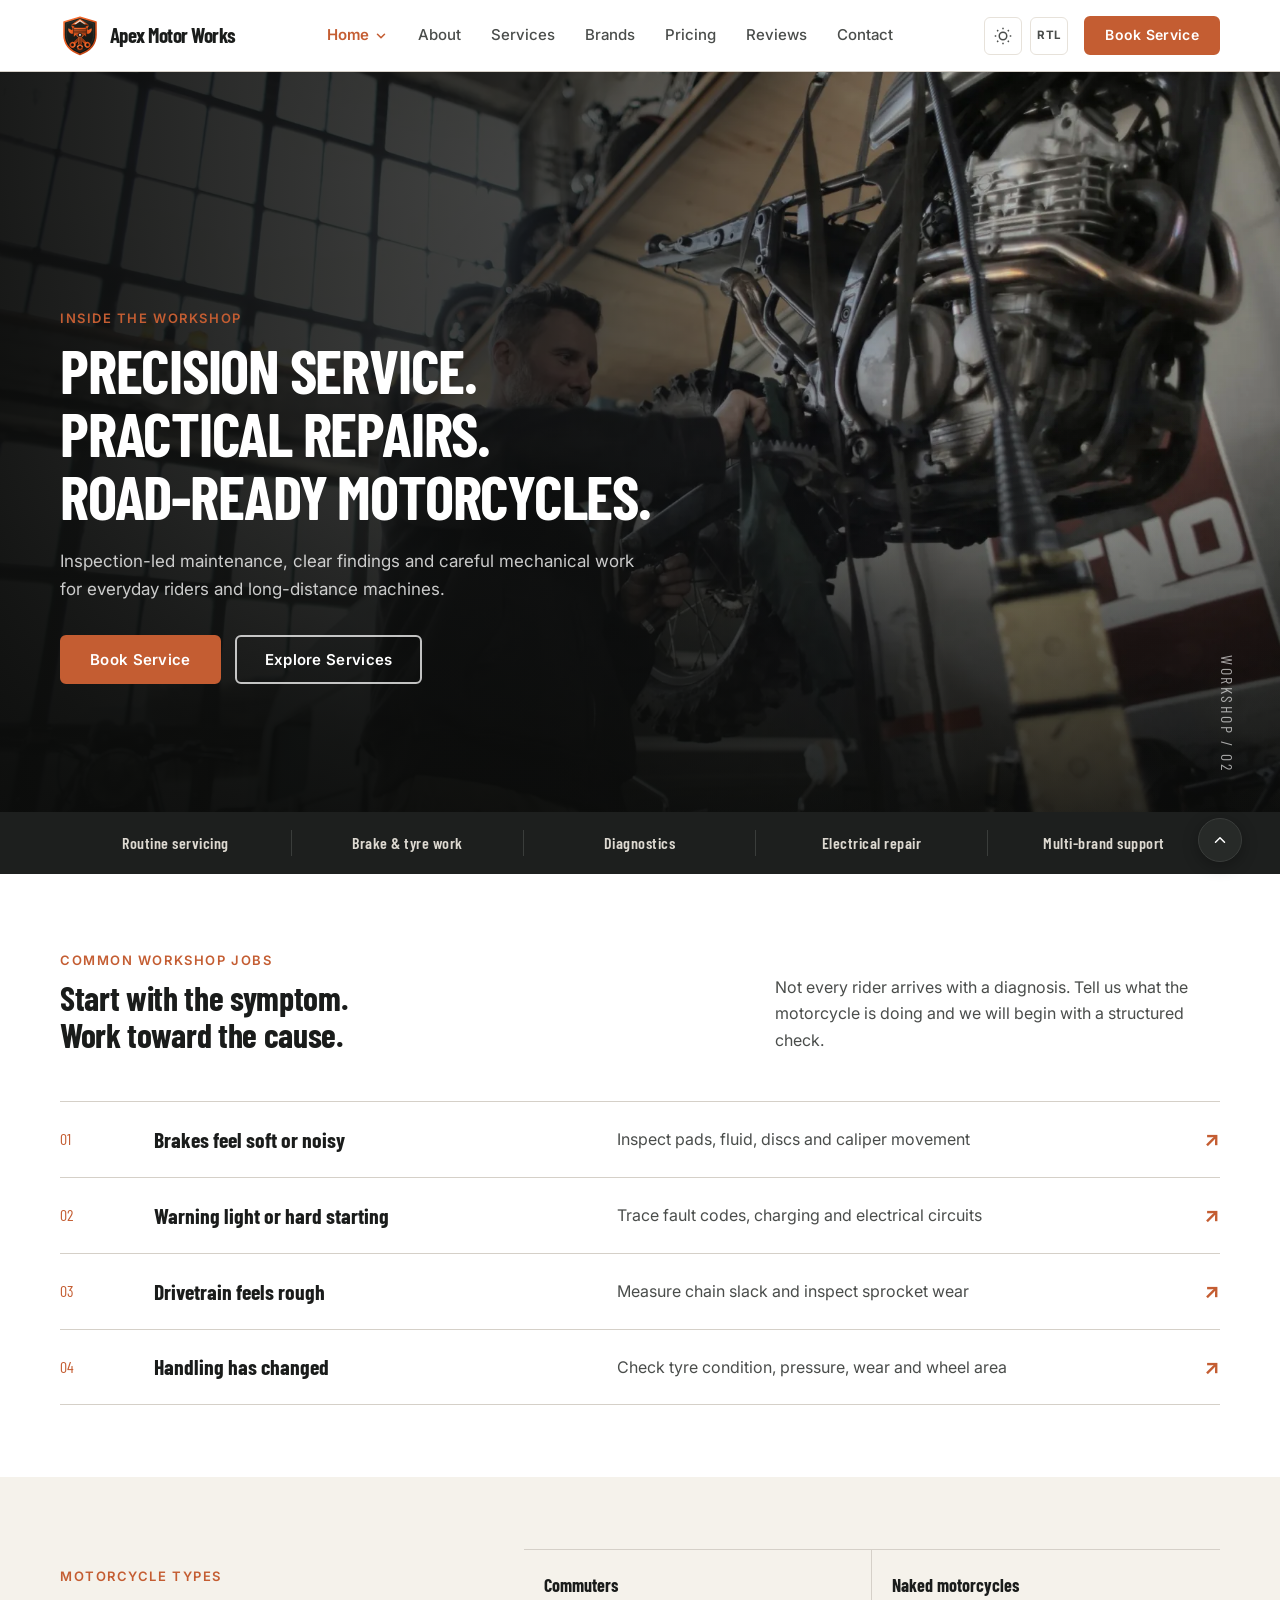
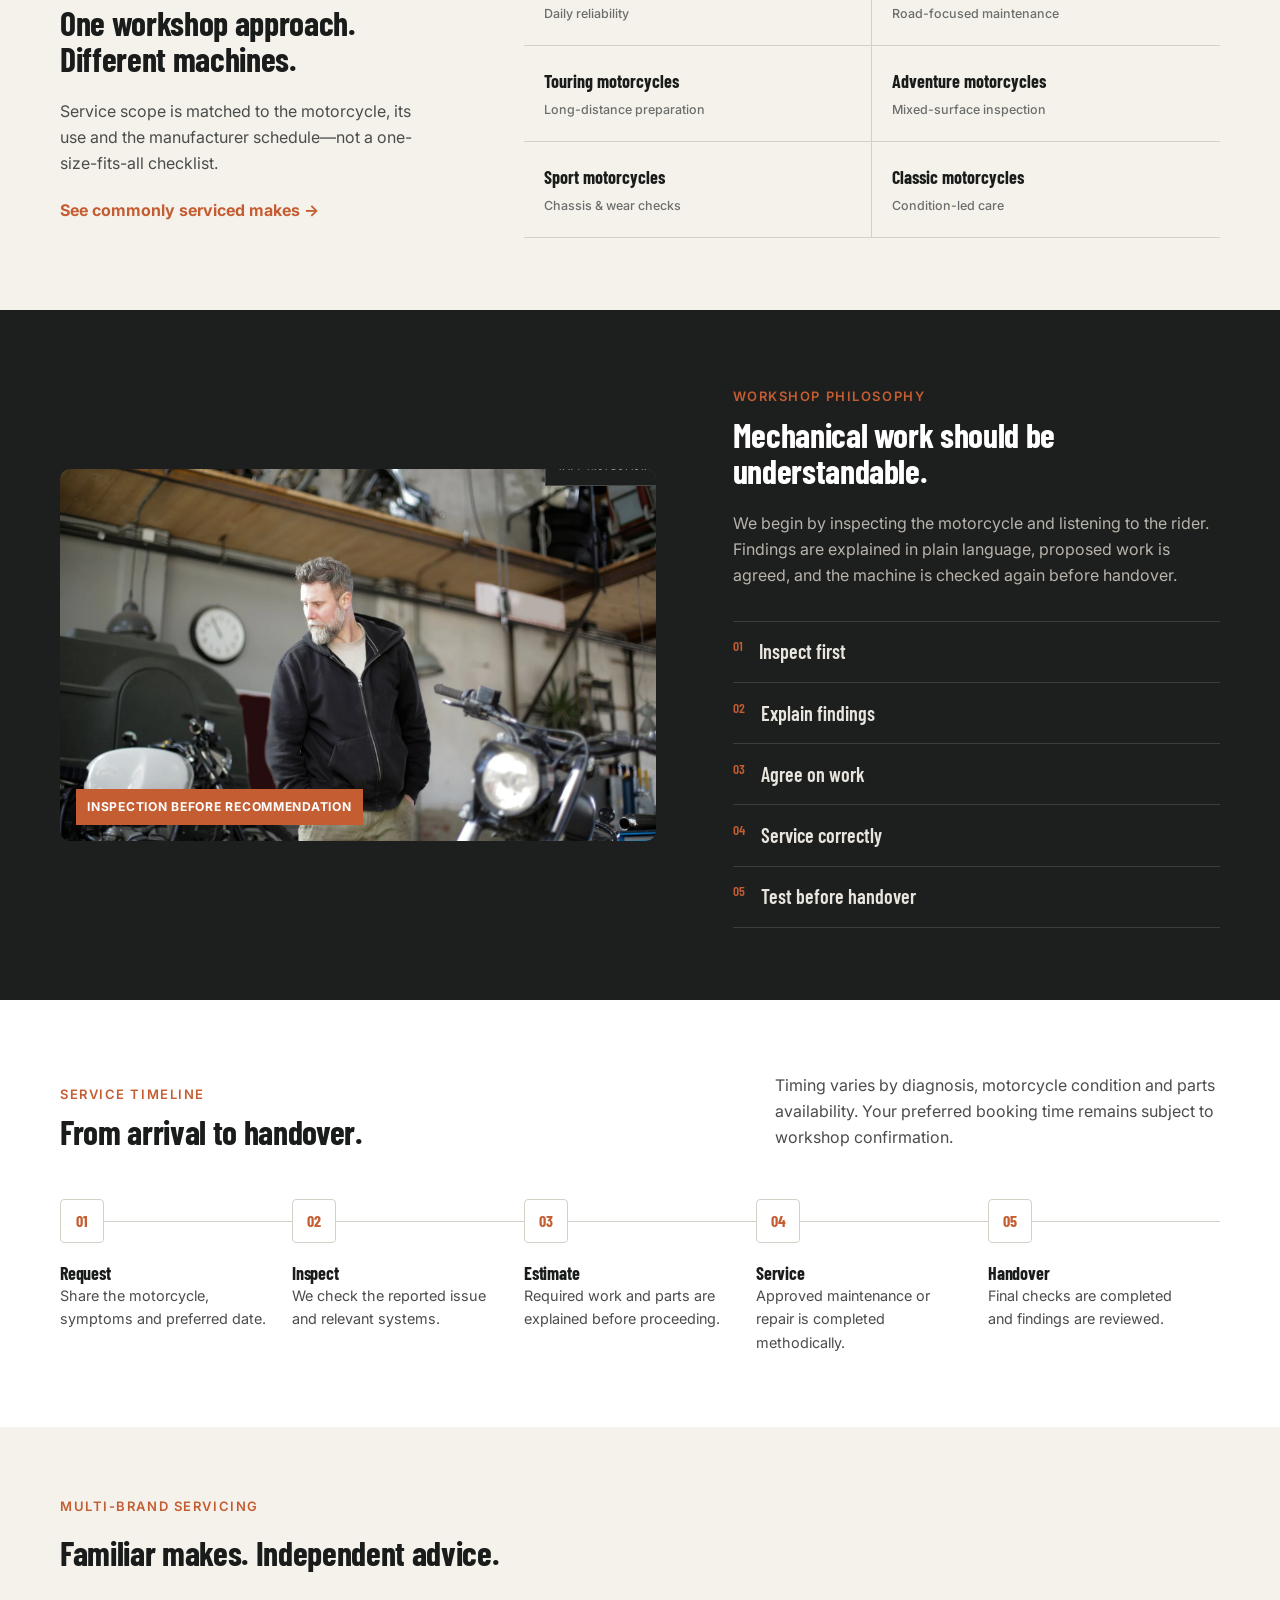
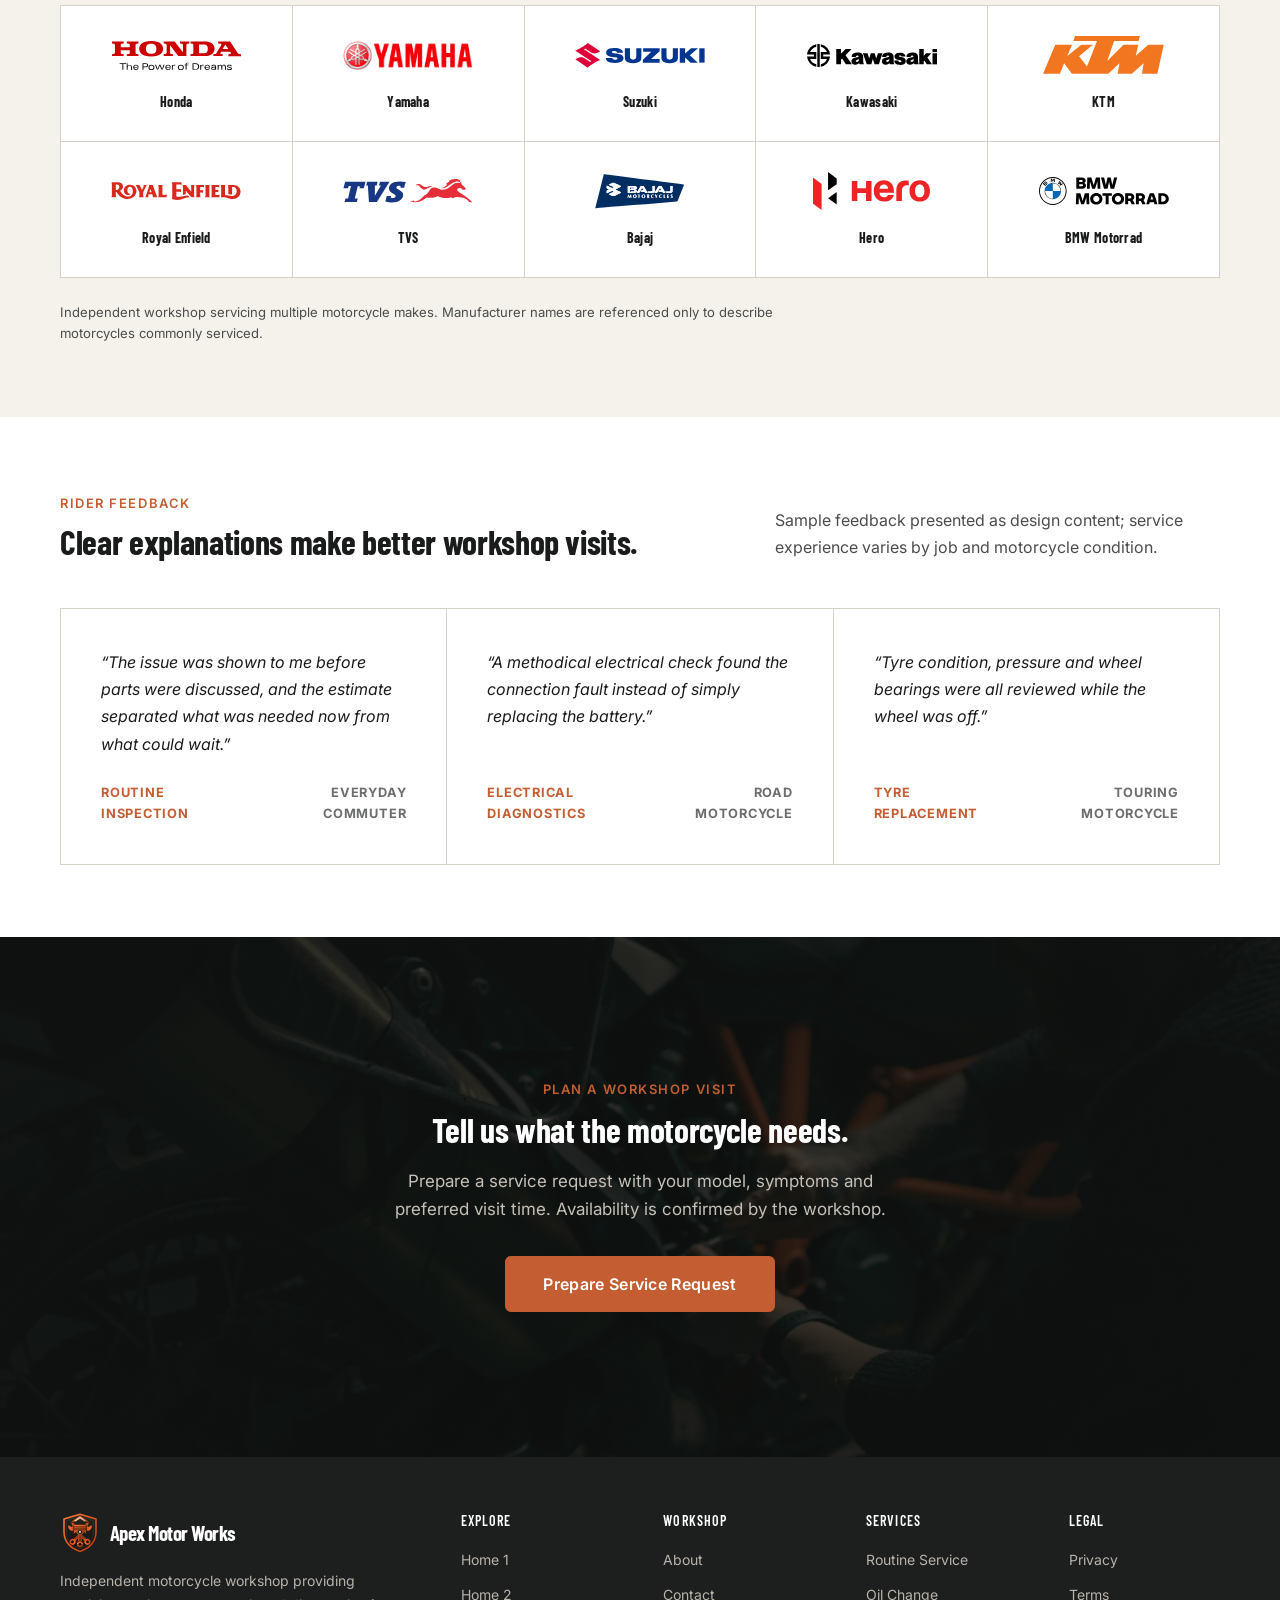
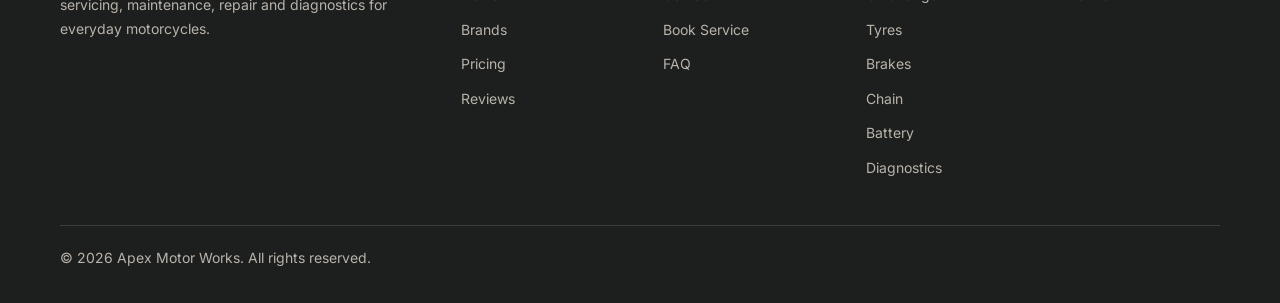
<file: pages/home2.html>
<!DOCTYPE html>
<html lang="en" dir="ltr" data-theme="light">
<head>
  <meta charset="UTF-8">
  <meta name="viewport" content="width=device-width, initial-scale=1.0">
  <meta name="theme-color" content="#171815">
  <link rel="icon" href="../assets/brand/favicon.svg" type="image/svg+xml">
  <link rel="apple-touch-icon" href="../assets/brand/apple-touch-icon.png">
  <link rel="manifest" href="../assets/brand/site.webmanifest">
  <title>Workshop Edition — Apex Motor Works</title>
  <meta name="description" content="A workshop-first motorcycle service experience covering practical repairs, inspections, diagnostics and multi-brand maintenance.">
  <link rel="preload" as="image" href="../assets/images/lift-service.webp" type="image/webp">
  <link rel="stylesheet" href="../assets/css/style.css?v=20261007">
  <link rel="stylesheet" href="../assets/css/dark-mode.css?v=20261007">
  <link rel="stylesheet" href="../assets/css/rtl.css?v=20261007">
</head>
<body class="home-two">
  <a href="#main" class="skip-link">Skip to main content</a>

  <header class="navbar" role="banner">
    <div class="navbar__inner">
      <a href="../index.html" class="navbar__brand" aria-label="Apex Motor Works Home">
        <img class="navbar__brand-icon" src="../assets/brand/logo-mark.svg" alt="" width="48" height="48">
        <div class="navbar__brand-text">Apex Motor Works</div>
      </a>
      <nav class="navbar__nav" aria-label="Main navigation">
        <div class="nav-home">
          <button class="navbar__link nav-home__trigger" type="button" aria-expanded="false" aria-haspopup="true" aria-controls="homeVariants" aria-current="page"><span>Home</span><svg aria-hidden="true" viewBox="0 0 16 16"><path d="m4 6 4 4 4-4" fill="none" stroke="currentColor" stroke-width="1.75" stroke-linecap="round" stroke-linejoin="round"/></svg></button>
          <div class="nav-home__menu" id="homeVariants"><a href="../index.html"><span>01</span> Home 1</a><a href="home2.html" aria-current="page"><span>02</span> Home 2</a></div>
        </div>
        <a href="about.html" class="navbar__link">About</a>
        <a href="services.html" class="navbar__link">Services</a>
        <a href="brands.html" class="navbar__link">Brands</a>
        <a href="pricing.html" class="navbar__link">Pricing</a>
        <a href="reviews.html" class="navbar__link">Reviews</a>
        <a href="contact.html" class="navbar__link">Contact</a>
      </nav>
      <div class="navbar__actions">
        <button class="navbar__toggle-btn" data-theme-toggle aria-label="Switch to dark mode" aria-pressed="false"><svg class="icon-sun" viewBox="0 0 24 24" fill="none" stroke="currentColor" stroke-width="2"><circle cx="12" cy="12" r="5"/><path d="M12 1v2M12 21v2M4.2 4.2l1.4 1.4M18.4 18.4l1.4 1.4M1 12h2M21 12h2M4.2 19.8l1.4-1.4M18.4 5.6l1.4-1.4"/></svg><svg class="icon-moon" viewBox="0 0 24 24" fill="none" stroke="currentColor" stroke-width="2"><path d="M21 12.8A9 9 0 1 1 11.2 3 7 7 0 0 0 21 12.8z"/></svg></button>
        <button class="navbar__toggle-btn" data-rtl-toggle aria-label="Switch to RTL" aria-pressed="false"><span class="rtl-label">RTL</span></button>
        <a href="contact.html#booking" class="btn btn--primary btn--sm navbar__cta">Book Service</a>
        <button class="navbar__hamburger" id="hamburgerBtn" aria-label="Open menu" aria-expanded="false" aria-controls="mobileDrawer"><svg viewBox="0 0 24 24" fill="none" stroke="currentColor" stroke-width="2"><path d="M3 6h18M3 12h18M3 18h18"/></svg></button>
      </div>
    </div>
  </header>

  <div class="drawer-overlay" id="drawerOverlay"></div>
  <aside class="drawer" id="mobileDrawer" aria-label="Mobile navigation" aria-hidden="true" inert>
    <div class="drawer__header">
      <a href="../index.html" class="drawer__brand" aria-label="Apex Motor Works Home">
        <img class="drawer__brand-mark" src="../assets/brand/logo-mark.svg" alt="" width="42" height="42">
        <span>Apex Motor Works</span>
      </a>
<button class="drawer__close" id="drawerCloseBtn" aria-label="Close menu"><svg viewBox="0 0 24 24" fill="none" stroke="currentColor" stroke-width="2"><path d="m6 6 12 12M18 6 6 18"/></svg></button></div>
    <nav class="drawer__nav" aria-label="Mobile navigation links">
      <a href="../index.html" class="drawer__link">Home 1</a><a href="home2.html" class="drawer__link" aria-current="page">Home 2</a><a href="about.html" class="drawer__link">About</a><a href="services.html" class="drawer__link">Services</a><a href="brands.html" class="drawer__link">Brands</a><a href="pricing.html" class="drawer__link">Pricing</a><a href="reviews.html" class="drawer__link">Reviews</a><a href="contact.html" class="drawer__link">Contact</a><a href="faq.html" class="drawer__link">FAQ</a>
    </nav>
    <div class="drawer__footer">
      <div class="drawer__controls">
        <button class="navbar__toggle-btn" data-theme-toggle aria-label="Toggle theme">
          <svg class="icon-sun" width="16" height="16" viewBox="0 0 24 24" fill="none" stroke="currentColor" stroke-width="2" stroke-linecap="round" stroke-linejoin="round"><circle cx="12" cy="12" r="5"/><line x1="12" y1="1" x2="12" y2="3"/><line x1="12" y1="21" x2="12" y2="23"/><line x1="4.22" y1="4.22" x2="5.64" y2="5.64"/><line x1="18.36" y1="18.36" x2="19.78" y2="19.78"/><line x1="1" y1="12" x2="3" y2="12"/><line x1="21" y1="12" x2="23" y2="12"/><line x1="4.22" y1="19.78" x2="5.64" y2="18.36"/><line x1="18.36" y1="5.64" x2="19.78" y2="4.22"/></svg>
          <svg class="icon-moon" width="16" height="16" viewBox="0 0 24 24" fill="none" stroke="currentColor" stroke-width="2" stroke-linecap="round" stroke-linejoin="round"><path d="M21 12.79A9 9 0 1 1 11.21 3 7 7 0 0 0 21 12.79z"/></svg>
          Theme
        </button>
        <button class="navbar__toggle-btn" data-rtl-toggle aria-label="Toggle RTL">
          <span class="rtl-label">RTL</span> Direction
        </button>
      </div>
      <a href="contact.html#booking" class="btn btn--primary drawer__cta">Book Service</a>
    </div>
  </aside>

  <main id="main">
    <section class="panorama-hero">
      <img class="panorama-hero__image" src="../assets/images/lift-service.webp" alt="Mechanic servicing a dirt bike raised on a workshop stand" width="1800" height="1201" fetchpriority="high">
      <div class="panorama-hero__shade"></div>
      <div class="container panorama-hero__content">
        <p class="eyebrow">Inside the workshop</p>
        <h1>Precision service.<br>Practical repairs.<br>Road-ready motorcycles.</h1>
        <p>Inspection-led maintenance, clear findings and careful mechanical work for everyday riders and long-distance machines.</p>
        <div class="btn-group"><a href="contact.html#booking" class="btn btn--primary">Book Service</a><a href="services.html" class="btn btn--secondary">Explore Services</a></div>
      </div>
      <div class="panorama-hero__index" aria-hidden="true">WORKSHOP / 02</div>
    </section>

    <section class="workshop-status" aria-label="Workshop capabilities">
      <div class="container workshop-status__rail">
        <span>Routine servicing</span><span>Brake &amp; tyre work</span><span>Diagnostics</span><span>Electrical repair</span><span>Multi-brand support</span>
      </div>
    </section>

    <section class="section jobs-board" id="jobs">
      <div class="container">
        <div class="editorial-heading reveal"><div><p class="eyebrow">Common workshop jobs</p><h2>Start with the symptom.<br>Work toward the cause.</h2></div><p>Not every rider arrives with a diagnosis. Tell us what the motorcycle is doing and we will begin with a structured check.</p></div>
        <div class="jobs-board__table">
          <a class="job-row reveal" href="service-details.html?service=brake-servicing"><span class="job-row__number">01</span><strong>Brakes feel soft or noisy</strong><span>Inspect pads, fluid, discs and caliper movement</span><b aria-hidden="true">↗</b></a>
          <a class="job-row reveal" href="service-details.html?service=diagnostics"><span class="job-row__number">02</span><strong>Warning light or hard starting</strong><span>Trace fault codes, charging and electrical circuits</span><b aria-hidden="true">↗</b></a>
          <a class="job-row reveal" href="service-details.html?service=chain-service"><span class="job-row__number">03</span><strong>Drivetrain feels rough</strong><span>Measure chain slack and inspect sprocket wear</span><b aria-hidden="true">↗</b></a>
          <a class="job-row reveal" href="service-details.html?service=tyre-replacement"><span class="job-row__number">04</span><strong>Handling has changed</strong><span>Check tyre condition, pressure, wear and wheel area</span><b aria-hidden="true">↗</b></a>
        </div>
      </div>
    </section>

    <section class="section machine-types" id="machine-types">
      <div class="container machine-types__layout">
        <div class="machine-types__intro reveal"><p class="eyebrow">Motorcycle types</p><h2>One workshop approach. Different machines.</h2><p>Service scope is matched to the motorcycle, its use and the manufacturer schedule—not a one-size-fits-all checklist.</p><a href="brands.html" class="text-link">See commonly serviced makes <span aria-hidden="true">→</span></a></div>
        <div class="machine-types__wall reveal">
          <span>Commuters<small>Daily reliability</small></span><span>Naked motorcycles<small>Road-focused maintenance</small></span><span>Touring motorcycles<small>Long-distance preparation</small></span><span>Adventure motorcycles<small>Mixed-surface inspection</small></span><span>Sport motorcycles<small>Chassis &amp; wear checks</small></span><span>Classic motorcycles<small>Condition-led care</small></span>
        </div>
      </div>
    </section>

    <section class="section philosophy-band">
      <div class="container philosophy-band__grid">
        <figure class="philosophy-band__image reveal"><img src="../assets/images/technician.webp" alt="Master motorcycle mechanic standing on the workshop floor beside service bays and custom bikes" width="1800" height="1201" loading="lazy" decoding="async"><figcaption>Inspection before recommendation</figcaption></figure>
        <div class="philosophy-band__copy reveal"><p class="eyebrow">Workshop philosophy</p><h2>Mechanical work should be understandable.</h2><p>We begin by inspecting the motorcycle and listening to the rider. Findings are explained in plain language, proposed work is agreed, and the machine is checked again before handover.</p><ol><li><span>01</span>Inspect first</li><li><span>02</span>Explain findings</li><li><span>03</span>Agree on work</li><li><span>04</span>Service correctly</li><li><span>05</span>Test before handover</li></ol></div>
      </div>
    </section>

    <section class="section process-track">
      <div class="container">
        <div class="editorial-heading reveal"><div><p class="eyebrow">Service timeline</p><h2>From arrival to handover.</h2></div><p>Timing varies by diagnosis, motorcycle condition and parts availability. Your preferred booking time remains subject to workshop confirmation.</p></div>
        <div class="process-track__line">
          <div class="process-stop reveal"><span>01</span><h3>Request</h3><p>Share the motorcycle, symptoms and preferred date.</p></div>
          <div class="process-stop reveal"><span>02</span><h3>Inspect</h3><p>We check the reported issue and relevant systems.</p></div>
          <div class="process-stop reveal"><span>03</span><h3>Estimate</h3><p>Required work and parts are explained before proceeding.</p></div>
          <div class="process-stop reveal"><span>04</span><h3>Service</h3><p>Approved maintenance or repair is completed methodically.</p></div>
          <div class="process-stop reveal"><span>05</span><h3>Handover</h3><p>Final checks are completed and findings are reviewed.</p></div>
        </div>
      </div>
    </section>

    <section class="section make-rail">
      <div class="container">
        <div class="make-rail__heading reveal">
          <div class="make-rail__title-group">
            <p class="eyebrow">Multi-brand servicing</p>
            <h2>Familiar makes. Independent advice.</h2>
          </div>
        </div>
        <div class="make-rail__names reveal">
          <div class="make-rail__brand">
            <div class="make-rail__logo"><img src="../assets/brands/honda.svg" alt="Honda logo" width="300" height="68" loading="lazy"></div>
            <span class="make-rail__name">Honda</span>
          </div>
          <div class="make-rail__brand">
            <div class="make-rail__logo"><img src="../assets/brands/yamaha.svg" alt="Yamaha Motor logo" width="1280" height="285" loading="lazy"></div>
            <span class="make-rail__name">Yamaha</span>
          </div>
          <div class="make-rail__brand">
            <div class="make-rail__logo"><img src="../assets/brands/suzuki.svg" alt="Suzuki logo" width="512" height="100" loading="lazy"></div>
            <span class="make-rail__name">Suzuki</span>
          </div>
          <div class="make-rail__brand">
            <div class="make-rail__logo"><img src="../assets/brands/kawasaki.svg" alt="Kawasaki logo" width="168" height="30" loading="lazy"></div>
            <span class="make-rail__name">Kawasaki</span>
          </div>
          <div class="make-rail__brand">
            <div class="make-rail__logo"><img src="../assets/brands/ktm.svg" alt="KTM logo" width="710" height="222" loading="lazy"></div>
            <span class="make-rail__name">KTM</span>
          </div>
          <div class="make-rail__brand">
            <div class="make-rail__logo"><img src="../assets/brands/royal-enfield.svg" alt="Royal Enfield logo" width="1280" height="186" loading="lazy"></div>
            <span class="make-rail__name">Royal Enfield</span>
          </div>
          <div class="make-rail__brand">
            <div class="make-rail__logo"><img src="../assets/brands/tvs.svg" alt="TVS logo" width="500" height="120" loading="lazy"></div>
            <span class="make-rail__name">TVS</span>
          </div>
          <div class="make-rail__brand">
            <div class="make-rail__logo"><img src="../assets/brands/bajaj.svg" alt="Bajaj logo" width="300" height="70" loading="lazy"></div>
            <span class="make-rail__name">Bajaj</span>
          </div>
          <div class="make-rail__brand">
            <div class="make-rail__logo"><img src="../assets/brands/hero.svg" alt="Hero logo" width="400" height="150" loading="lazy"></div>
            <span class="make-rail__name">Hero</span>
          </div>
          <div class="make-rail__brand">
            <div class="make-rail__logo"><img src="../assets/brands/bmw-motorrad.svg" alt="BMW Motorrad logo" width="400" height="150" loading="lazy"></div>
            <span class="make-rail__name">BMW Motorrad</span>
          </div>
        </div>
        <p class="make-rail__note">Independent workshop servicing multiple motorcycle makes. Manufacturer names are referenced only to describe motorcycles commonly serviced.</p>
      </div>
    </section>

    <section class="section feedback-ledger">
      <div class="container">
        <div class="editorial-heading reveal">
          <div>
            <p class="eyebrow">Rider feedback</p>
            <h2>Clear explanations make better workshop visits.</h2>
          </div>
          <p>Sample feedback presented as design content; service experience varies by job and motorcycle condition.</p>
        </div>
        <div class="feedback-ledger__grid">
          <blockquote class="feedback-quote reveal">
            <p>“The issue was shown to me before parts were discussed, and the estimate separated what was needed now from what could wait.”</p>
            <footer>Routine inspection <span>Everyday commuter</span></footer>
          </blockquote>
          <blockquote class="feedback-quote reveal reveal-delay-1">
            <p>“A methodical electrical check found the connection fault instead of simply replacing the battery.”</p>
            <footer>Electrical diagnostics <span>Road motorcycle</span></footer>
          </blockquote>
          <blockquote class="feedback-quote reveal reveal-delay-2">
            <p>“Tyre condition, pressure and wheel bearings were all reviewed while the wheel was off.”</p>
            <footer>Tyre replacement <span>Touring motorcycle</span></footer>
          </blockquote>
        </div>
      </div>
    </section>

    <section class="workshop-booking">
      <img src="../assets/images/home2-booking.webp" alt="Two mechanics working on a KTM motorcycle in a workshop" width="1800" height="1201" loading="lazy" decoding="async">
      <div class="workshop-booking__overlay"></div>
      <div class="container">
        <div class="workshop-booking__content reveal">
          <p class="eyebrow">Plan a workshop visit</p>
          <h2>Tell us what the motorcycle needs.</h2>
          <p>Prepare a service request with your model, symptoms and preferred visit time. Availability is confirmed by the workshop.</p>
          <a href="contact.html#booking" class="btn btn--primary btn--lg">Prepare Service Request</a>
        </div>
      </div>
    </section>
  </main>

  <footer class="footer" id="site-footer" role="contentinfo">
    <div class="container">
      <div class="footer__grid">
        <div class="footer__brand-area">
          <a href="../index.html" class="navbar__brand" aria-label="Apex Motor Works Home">
            <img class="navbar__brand-icon" src="../assets/brand/logo-mark.svg" alt="" width="48" height="48">
            <span class="navbar__brand-text">Apex Motor Works</span>
          </a>
          <p class="footer__brand-desc">Independent motorcycle workshop providing servicing, maintenance, repair and diagnostics for everyday motorcycles.</p>
        </div>
        <div>
          <h4 class="footer__col-title">Explore</h4>
          <a href="../index.html" class="footer__link">Home 1</a>
          <a href="home2.html" class="footer__link">Home 2</a>
          <a href="brands.html" class="footer__link">Brands</a>
          <a href="pricing.html" class="footer__link">Pricing</a>
          <a href="reviews.html" class="footer__link">Reviews</a>
        </div>
        <div>
          <h4 class="footer__col-title">Workshop</h4>
          <a href="about.html" class="footer__link">About</a>
          <a href="contact.html" class="footer__link">Contact</a>
          <a href="contact.html#booking" class="footer__link">Book Service</a>
          <a href="faq.html" class="footer__link">FAQ</a>
        </div>
        <div>
          <h4 class="footer__col-title">Services</h4>
          <a href="service-details.html?service=routine-servicing" class="footer__link">Routine Service</a>
          <a href="service-details.html?service=oil-filter" class="footer__link">Oil Change</a>
          <a href="service-details.html?service=tyre-replacement" class="footer__link">Tyres</a>
          <a href="service-details.html?service=brake-servicing" class="footer__link">Brakes</a>
          <a href="service-details.html?service=chain-service" class="footer__link">Chain</a>
          <a href="service-details.html?service=battery-service" class="footer__link">Battery</a>
          <a href="service-details.html?service=diagnostics" class="footer__link">Diagnostics</a>
        </div>
        <div class="footer__legal">
          <h4 class="footer__col-title">Legal</h4>
          <a href="privacy.html" class="footer__link">Privacy</a>
          <a href="terms.html" class="footer__link">Terms</a>
        </div>
      </div>
      <div class="footer__bottom">
        <p class="footer__copy">&copy; <span data-current-year>2026</span> Apex Motor Works. All rights reserved.</p>
        <button class="btn--back-to-top" id="backToTop" aria-label="Back to top"><svg viewBox="0 0 24 24" fill="none" stroke="currentColor" stroke-width="2" stroke-linecap="round" stroke-linejoin="round"><polyline points="18 15 12 9 6 15"/></svg></button>
      </div>
    </div>
  </footer>

  <script src="../assets/js/main.js?v=20261007"></script>
</body>
</html>
</file>
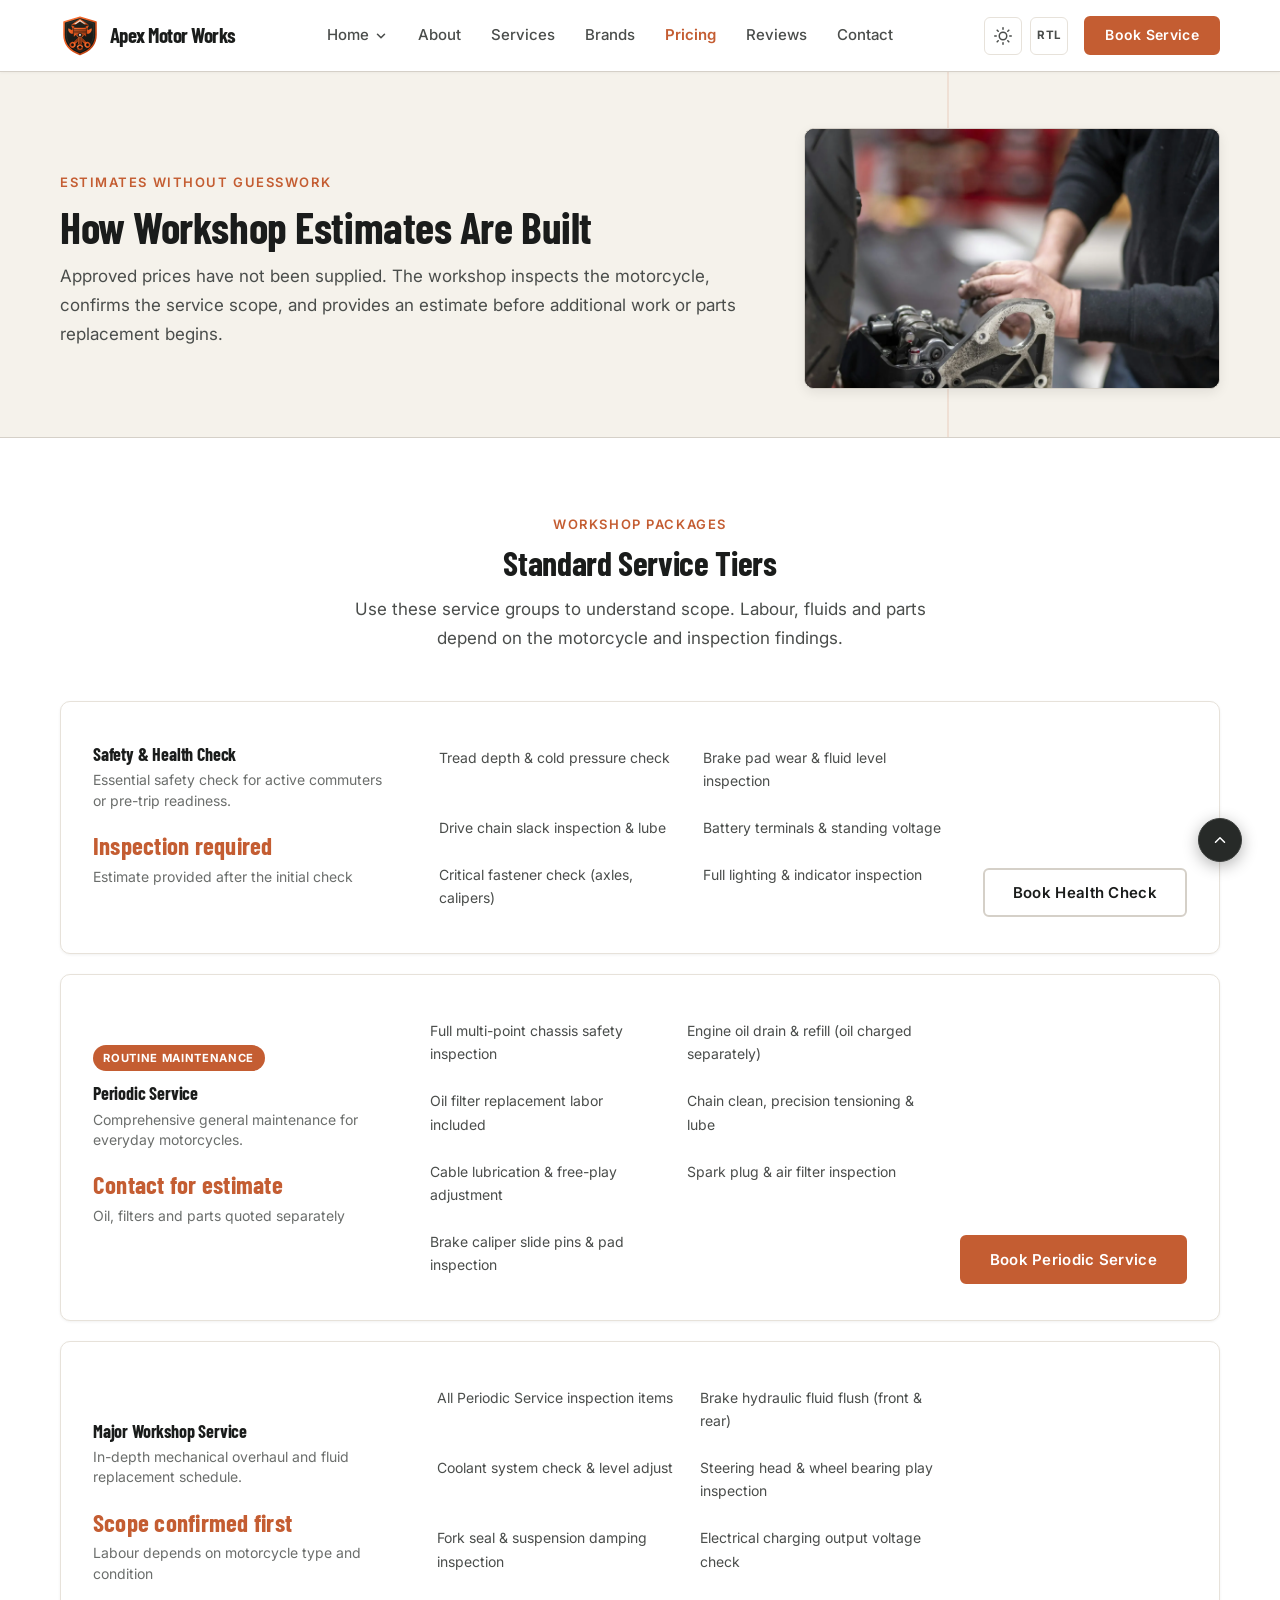
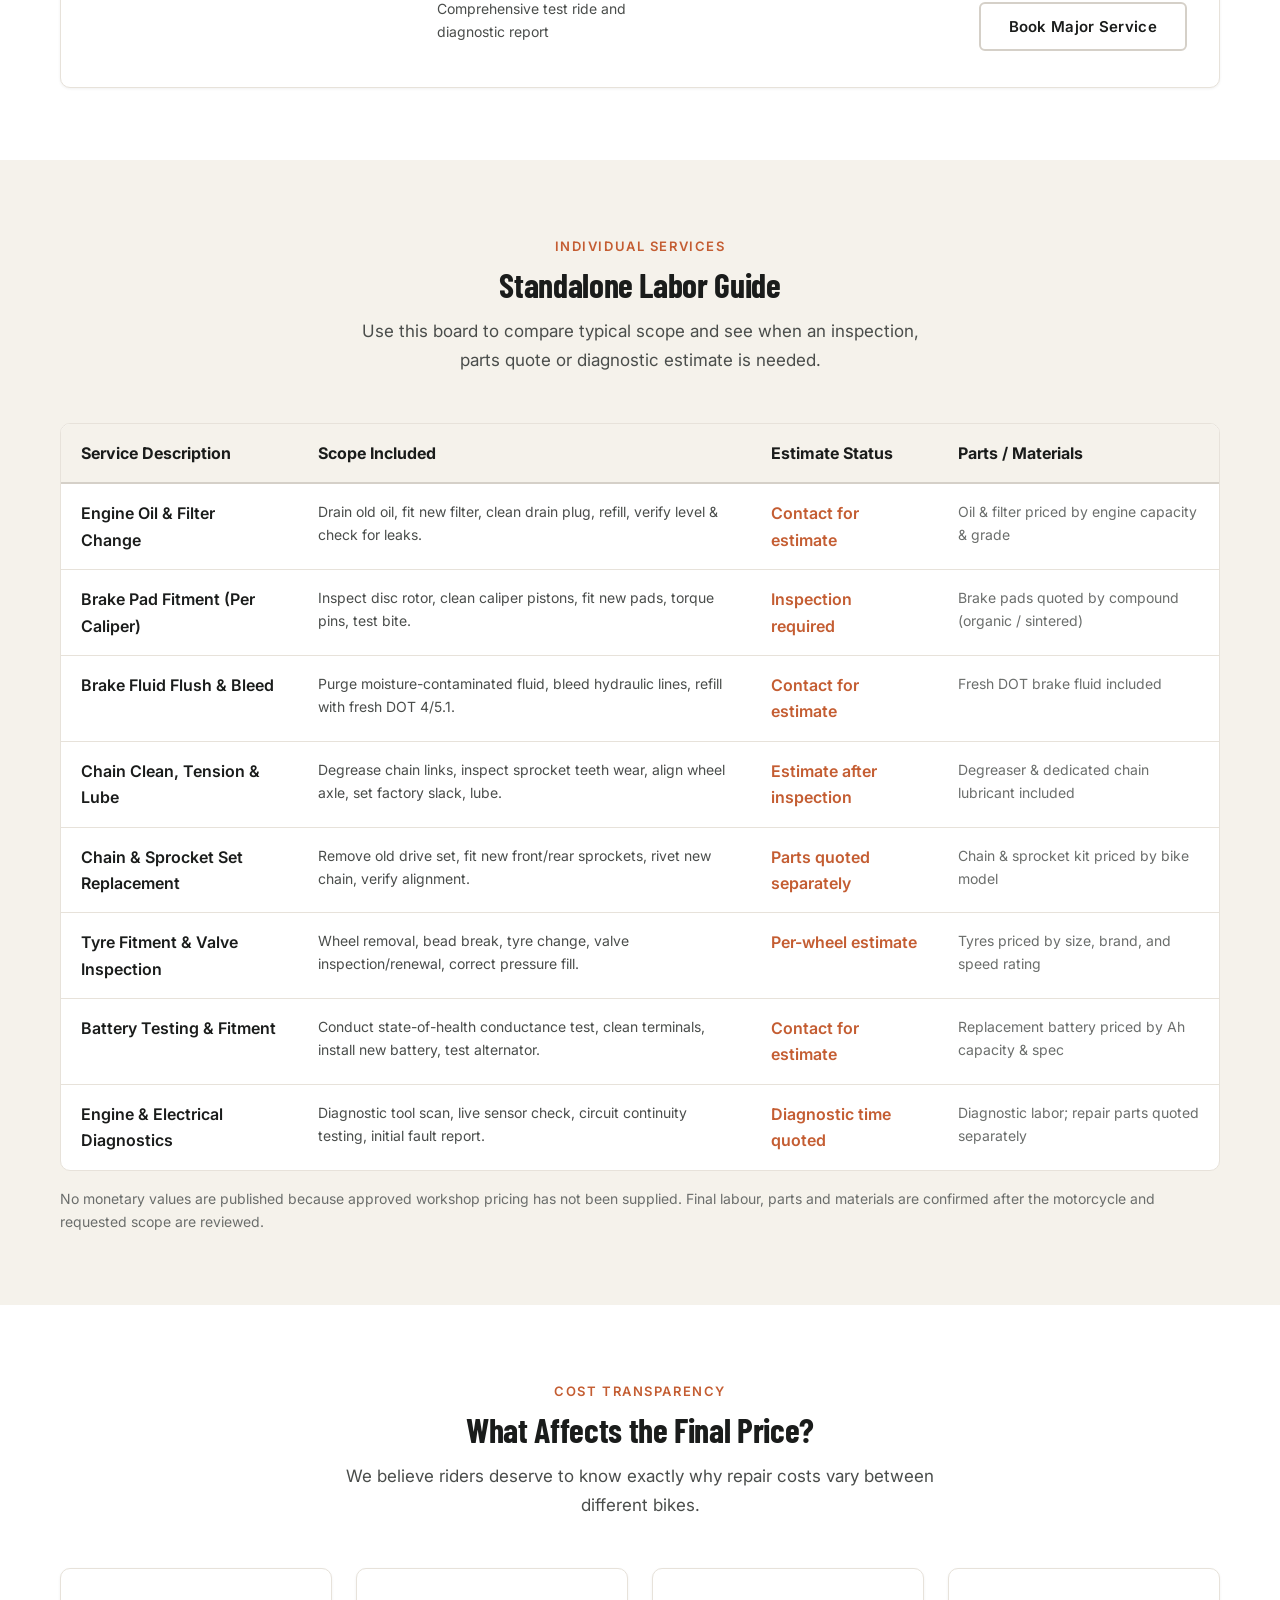
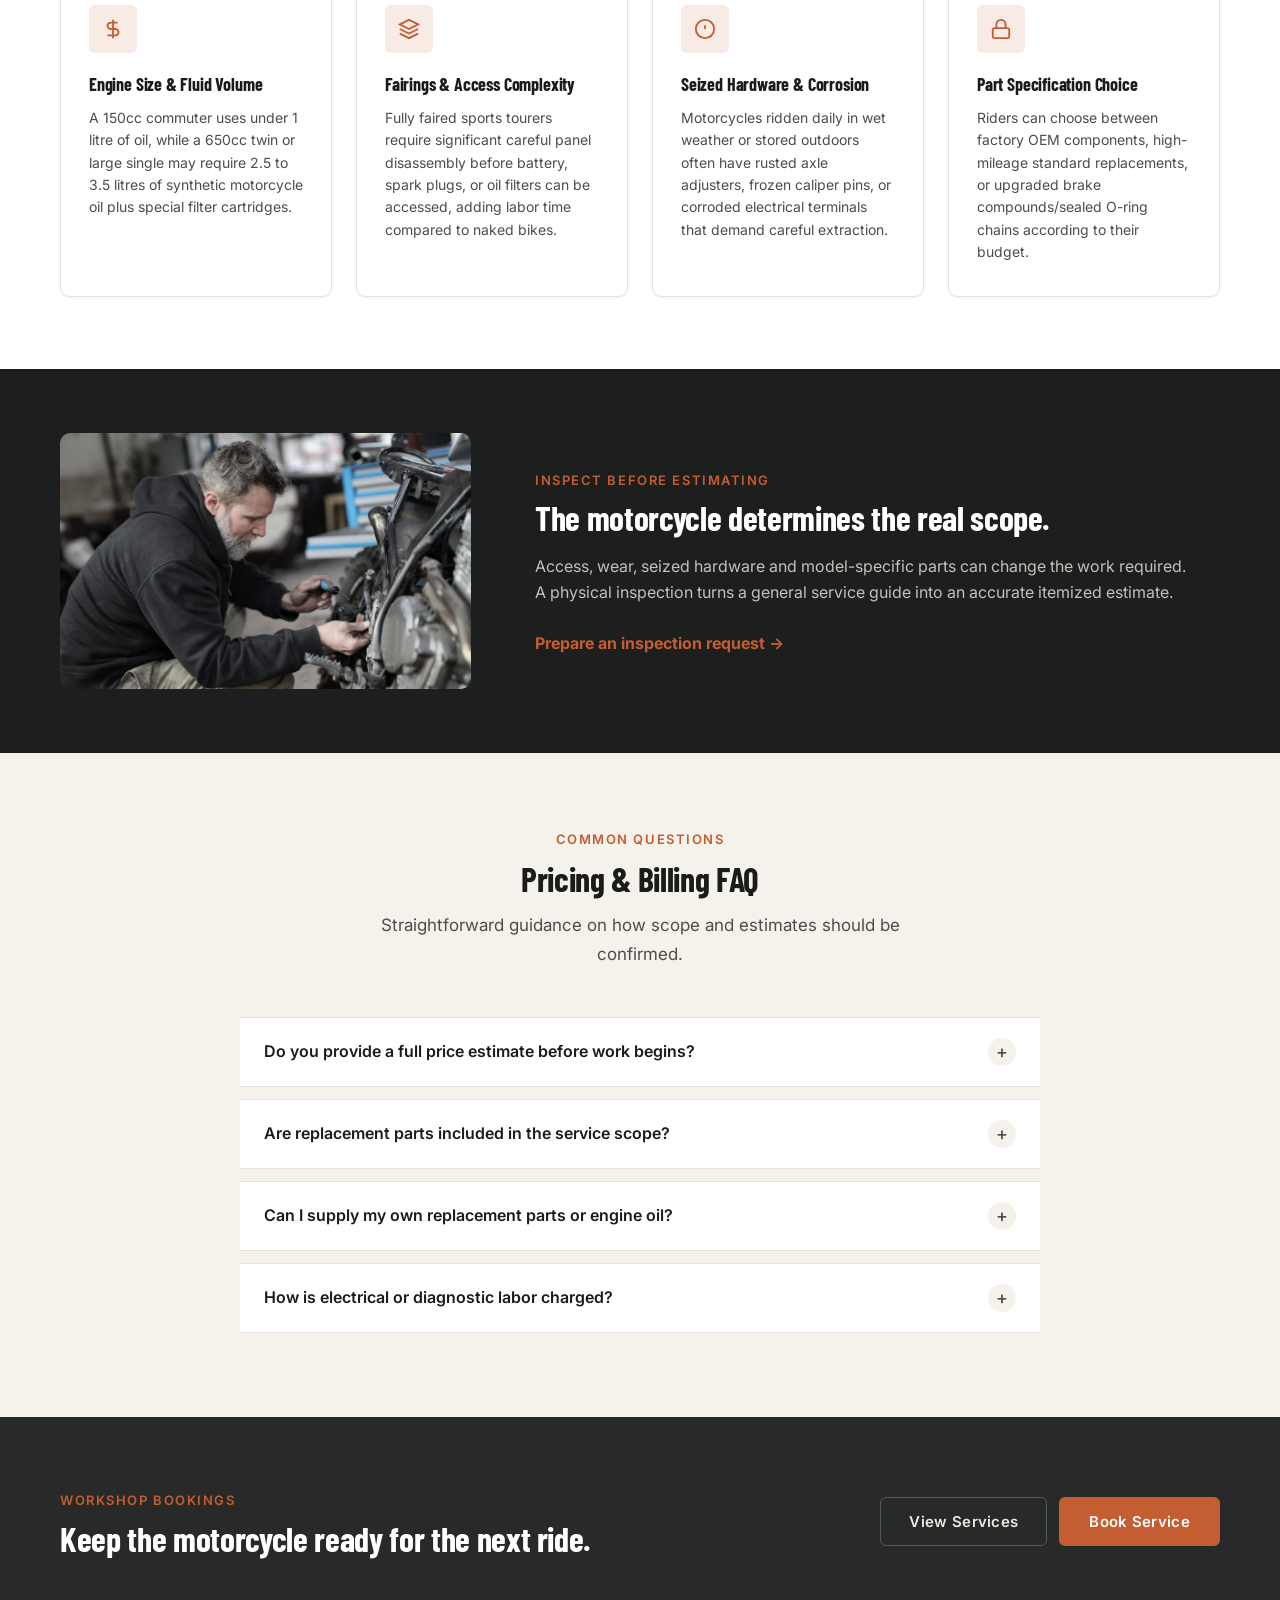
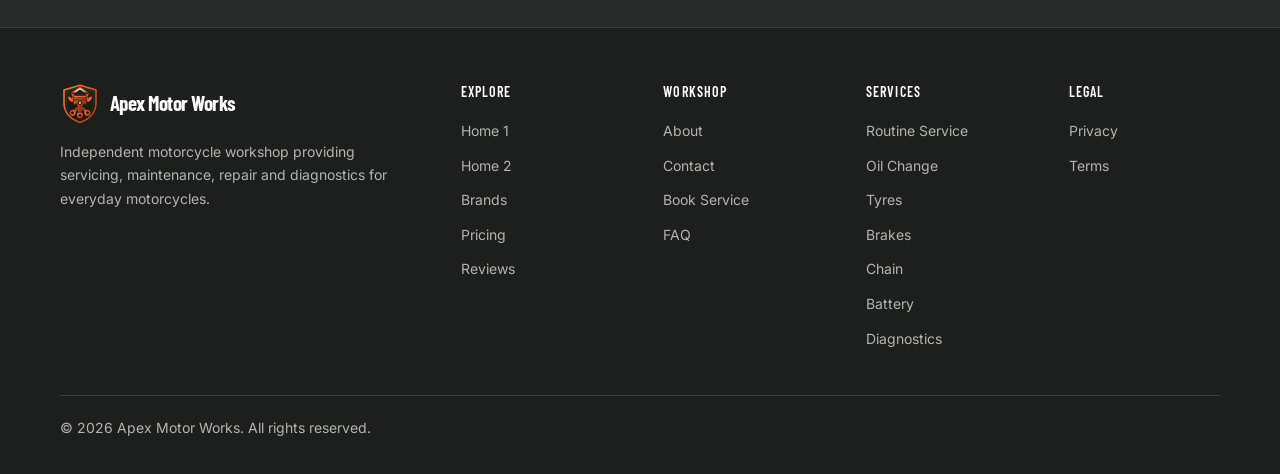
<file: pages/pricing.html>
<!DOCTYPE html>
<html lang="en" dir="ltr" data-theme="light">
<head>
  <meta charset="UTF-8">
  <meta name="viewport" content="width=device-width, initial-scale=1.0">
  <meta name="theme-color" content="#171815">
  <link rel="icon" href="../assets/brand/favicon.svg" type="image/svg+xml">
  <link rel="apple-touch-icon" href="../assets/brand/apple-touch-icon.png">
  <link rel="manifest" href="../assets/brand/site.webmanifest">
  <title>Pricing &amp; Estimates — Apex Motor Works</title>
  <meta name="description" content="Motorcycle workshop estimate process, service scope guide, labour considerations, and parts notes without unapproved monetary prices.">
  <link rel="stylesheet" href="../assets/css/style.css?v=20261007">
  <link rel="stylesheet" href="../assets/css/dark-mode.css?v=20261007">
  <link rel="stylesheet" href="../assets/css/rtl.css?v=20261007">
</head>
<body class="page-pricing">
  <a href="#main" class="skip-link">Skip to main content</a>

  <!-- NAVBAR -->
  <header class="navbar" role="banner">
    <div class="navbar__inner">
      <a href="../index.html" class="navbar__brand" aria-label="Apex Motor Works Home">
        <img class="navbar__brand-icon" src="../assets/brand/logo-mark.svg" alt="" width="48" height="48">
        <div class="navbar__brand-text">Apex Motor Works</div>
      </a>
      <nav class="navbar__nav" aria-label="Main navigation">
        <div class="nav-home">
          <button class="navbar__link nav-home__trigger" type="button" aria-expanded="false" aria-haspopup="true" aria-controls="homeVariants"><span>Home</span><svg aria-hidden="true" viewBox="0 0 16 16"><path d="m4 6 4 4 4-4" fill="none" stroke="currentColor" stroke-width="1.75" stroke-linecap="round" stroke-linejoin="round"/></svg></button>
          <div class="nav-home__menu" id="homeVariants"><a href="../index.html"><span>01</span> Home 1</a><a href="home2.html"><span>02</span> Home 2</a></div>
        </div>
        <a href="about.html" class="navbar__link">About</a>
        <a href="services.html" class="navbar__link">Services</a>
        <a href="brands.html" class="navbar__link">Brands</a>
        <a href="pricing.html" class="navbar__link" aria-current="page">Pricing</a>
        <a href="reviews.html" class="navbar__link">Reviews</a>
        <a href="contact.html" class="navbar__link">Contact</a>
      </nav>
      <div class="navbar__actions">
        <button class="navbar__toggle-btn" data-theme-toggle aria-label="Switch to dark mode" aria-pressed="false">
          <svg class="icon-sun" viewBox="0 0 24 24" fill="none" stroke="currentColor" stroke-width="2" stroke-linecap="round" stroke-linejoin="round"><circle cx="12" cy="12" r="5"/><line x1="12" y1="1" x2="12" y2="3"/><line x1="12" y1="21" x2="12" y2="23"/><line x1="4.22" y1="4.22" x2="5.64" y2="5.64"/><line x1="18.36" y1="18.36" x2="19.78" y2="19.78"/><line x1="1" y1="12" x2="3" y2="12"/><line x1="21" y1="12" x2="23" y2="12"/><line x1="4.22" y1="19.78" x2="5.64" y2="18.36"/><line x1="18.36" y1="5.64" x2="19.78" y2="4.22"/></svg>
          <svg class="icon-moon" viewBox="0 0 24 24" fill="none" stroke="currentColor" stroke-width="2" stroke-linecap="round" stroke-linejoin="round"><path d="M21 12.79A9 9 0 1 1 11.21 3 7 7 0 0 0 21 12.79z"/></svg>
        </button>
        <button class="navbar__toggle-btn" data-rtl-toggle aria-label="Switch to RTL" aria-pressed="false"><span class="rtl-label">RTL</span></button>
        <a href="contact.html#booking" class="btn btn--primary btn--sm navbar__cta">Book Service</a>
        <button class="navbar__hamburger" id="hamburgerBtn" aria-label="Open menu" aria-expanded="false" aria-controls="mobileDrawer">
          <svg viewBox="0 0 24 24" fill="none" stroke="currentColor" stroke-width="2" stroke-linecap="round"><line x1="3" y1="6" x2="21" y2="6"/><line x1="3" y1="12" x2="21" y2="12"/><line x1="3" y1="18" x2="21" y2="18"/></svg>
        </button>
      </div>
    </div>
  </header>

  <!-- Mobile Drawer -->
  <div class="drawer-overlay" id="drawerOverlay"></div>
  <aside class="drawer" id="mobileDrawer" aria-label="Mobile navigation" aria-hidden="true" inert>
    <div class="drawer__header">
      <a href="../index.html" class="drawer__brand" aria-label="Apex Motor Works Home">
        <img class="drawer__brand-mark" src="../assets/brand/logo-mark.svg" alt="" width="42" height="42">
        <span>Apex Motor Works</span>
      </a>

      <button class="drawer__close" id="drawerCloseBtn" aria-label="Close menu"><svg viewBox="0 0 24 24" fill="none" stroke="currentColor" stroke-width="2" stroke-linecap="round"><line x1="18" y1="6" x2="6" y2="18"/><line x1="6" y1="6" x2="18" y2="18"/></svg></button>
    </div>
    <nav class="drawer__nav" aria-label="Mobile navigation links">
      <a href="../index.html" class="drawer__link">Home 1</a>
      <a href="home2.html" class="drawer__link">Home 2</a>
      <a href="about.html" class="drawer__link">About</a>
      <a href="services.html" class="drawer__link">Services</a>
      <a href="brands.html" class="drawer__link">Brands</a>
      <a href="pricing.html" class="drawer__link" aria-current="page">Pricing</a>
      <a href="reviews.html" class="drawer__link">Reviews</a>
      <a href="contact.html" class="drawer__link">Contact</a>
      <div class="drawer__divider"></div>
      <a href="faq.html" class="drawer__link">FAQ</a>
    </nav>
    <div class="drawer__footer">
      <div class="drawer__controls">
        <button class="navbar__toggle-btn" data-theme-toggle aria-label="Toggle theme">
          <svg class="icon-sun" width="16" height="16" viewBox="0 0 24 24" fill="none" stroke="currentColor" stroke-width="2" stroke-linecap="round" stroke-linejoin="round"><circle cx="12" cy="12" r="5"/><line x1="12" y1="1" x2="12" y2="3"/><line x1="12" y1="21" x2="12" y2="23"/><line x1="4.22" y1="4.22" x2="5.64" y2="5.64"/><line x1="18.36" y1="18.36" x2="19.78" y2="19.78"/><line x1="1" y1="12" x2="3" y2="12"/><line x1="21" y1="12" x2="23" y2="12"/><line x1="4.22" y1="19.78" x2="5.64" y2="18.36"/><line x1="18.36" y1="5.64" x2="19.78" y2="4.22"/></svg>
          <svg class="icon-moon" width="16" height="16" viewBox="0 0 24 24" fill="none" stroke="currentColor" stroke-width="2" stroke-linecap="round" stroke-linejoin="round"><path d="M21 12.79A9 9 0 1 1 11.21 3 7 7 0 0 0 21 12.79z"/></svg>
          Theme
        </button>
        <button class="navbar__toggle-btn" data-rtl-toggle aria-label="Toggle RTL">
          <span class="rtl-label">RTL</span> Direction
        </button>
      </div>
      <a href="contact.html#booking" class="btn btn--primary drawer__cta">Book Service</a>
    </div>
  </aside>

  <main id="main">
    <!-- PAGE HERO -->
    <section class="page-hero">
      <div class="container page-hero__grid">
        <div class="page-hero__content">
          <p class="eyebrow">Estimates Without Guesswork</p>
          <h1 class="page-hero__title">How Workshop Estimates Are Built</h1>
          <p class="page-hero__desc">Approved prices have not been supplied. The workshop inspects the motorcycle, confirms the service scope, and provides an estimate before additional work or parts replacement begins.</p>
        </div>
        <div class="page-hero__image">
          <img src="../assets/images/engine-inspection.webp" alt="Motorcycle technician inspecting engine components during workshop diagnostic" width="600" height="380" fetchpriority="high">
        </div>
      </div>
    </section>

    <!-- SECTION 1: PACKAGES -->
    <section class="section">
      <div class="container">
        <div class="section-header reveal">
          <p class="eyebrow">Workshop Packages</p>
          <h2 class="section-title">Standard Service Tiers</h2>
          <p class="section-subtitle">Use these service groups to understand scope. Labour, fluids and parts depend on the motorcycle and inspection findings.</p>
        </div>

        <div class="pricing__grid">
          <!-- Card 1: Routine Health Check -->
          <div class="pricing-card reveal">
            <div class="pricing-card__header">
              <h3 class="pricing-card__title">Safety &amp; Health Check</h3>
              <p class="pricing-card__subtitle">Essential safety check for active commuters or pre-trip readiness.</p>
              <div class="pricing-card__price">
                <span class="pricing-card__rate">Inspection required</span>
                <span class="period">Estimate provided after the initial check</span>
              </div>
            </div>
            <ul class="pricing-card__features">
              <li class="pricing-card__feature">Tread depth &amp; cold pressure check</li>
              <li class="pricing-card__feature">Brake pad wear &amp; fluid level inspection</li>
              <li class="pricing-card__feature">Drive chain slack inspection &amp; lube</li>
              <li class="pricing-card__feature">Battery terminals &amp; standing voltage</li>
              <li class="pricing-card__feature">Critical fastener check (axles, calipers)</li>
              <li class="pricing-card__feature">Full lighting &amp; indicator inspection</li>
            </ul>
            <a href="contact.html#booking" class="btn btn--secondary pricing-card__action">Book Health Check</a>
          </div>

          <!-- Card 2: Periodic Service (Featured) -->
          <div class="pricing-card pricing-card--featured reveal reveal-delay-1">
            <div class="pricing-card__header">
              <span class="pricing-card__label">Routine maintenance</span>
              <h3 class="pricing-card__title">Periodic Service</h3>
              <p class="pricing-card__subtitle">Comprehensive general maintenance for everyday motorcycles.</p>
              <div class="pricing-card__price">
                <span class="pricing-card__rate">Contact for estimate</span>
                <span class="period">Oil, filters and parts quoted separately</span>
              </div>
            </div>
            <ul class="pricing-card__features">
              <li class="pricing-card__feature">Full multi-point chassis safety inspection</li>
              <li class="pricing-card__feature">Engine oil drain &amp; refill (oil charged separately)</li>
              <li class="pricing-card__feature">Oil filter replacement labor included</li>
              <li class="pricing-card__feature">Chain clean, precision tensioning &amp; lube</li>
              <li class="pricing-card__feature">Cable lubrication &amp; free-play adjustment</li>
              <li class="pricing-card__feature">Spark plug &amp; air filter inspection</li>
              <li class="pricing-card__feature">Brake caliper slide pins &amp; pad inspection</li>
            </ul>
            <a href="contact.html#booking" class="btn btn--primary pricing-card__action">Book Periodic Service</a>
          </div>

          <!-- Card 3: Comprehensive Workshop Overhaul -->
          <div class="pricing-card reveal reveal-delay-2">
            <div class="pricing-card__header">
              <h3 class="pricing-card__title">Major Workshop Service</h3>
              <p class="pricing-card__subtitle">In-depth mechanical overhaul and fluid replacement schedule.</p>
              <div class="pricing-card__price">
                <span class="pricing-card__rate">Scope confirmed first</span>
                <span class="period">Labour depends on motorcycle type and condition</span>
              </div>
            </div>
            <ul class="pricing-card__features">
              <li class="pricing-card__feature">All Periodic Service inspection items</li>
              <li class="pricing-card__feature">Brake hydraulic fluid flush (front &amp; rear)</li>
              <li class="pricing-card__feature">Coolant system check &amp; level adjust</li>
              <li class="pricing-card__feature">Steering head &amp; wheel bearing play inspection</li>
              <li class="pricing-card__feature">Fork seal &amp; suspension damping inspection</li>
              <li class="pricing-card__feature">Electrical charging output voltage check</li>
              <li class="pricing-card__feature">Comprehensive test ride and diagnostic report</li>
            </ul>
            <a href="contact.html#booking" class="btn btn--secondary pricing-card__action">Book Major Service</a>
          </div>
        </div>
      </div>
    </section>

    <!-- SECTION 2: INDIVIDUAL SERVICE GUIDE TABLE -->
    <section class="section section--surface">
      <div class="container">
        <div class="section-header reveal">
          <p class="eyebrow">Individual Services</p>
          <h2 class="section-title">Standalone Labor Guide</h2>
          <p class="section-subtitle">Use this board to compare typical scope and see when an inspection, parts quote or diagnostic estimate is needed.</p>
        </div>

        <div class="estimate-table-wrap reveal">
          <table class="estimate-table">
            <thead>
              <tr>
                <th>Service Description</th>
                <th>Scope Included</th>
                <th>Estimate Status</th>
                <th>Parts / Materials</th>
              </tr>
            </thead>
            <tbody>
              <tr>
                <td class="estimate-table__service">Engine Oil &amp; Filter Change</td>
                <td class="estimate-table__scope">Drain old oil, fit new filter, clean drain plug, refill, verify level &amp; check for leaks.</td>
                <td class="estimate-table__estimate">Contact for estimate</td>
                <td class="estimate-table__parts">Oil &amp; filter priced by engine capacity &amp; grade</td>
              </tr>
              <tr>
                <td class="estimate-table__service">Brake Pad Fitment (Per Caliper)</td>
                <td class="estimate-table__scope">Inspect disc rotor, clean caliper pistons, fit new pads, torque pins, test bite.</td>
                <td class="estimate-table__estimate">Inspection required</td>
                <td class="estimate-table__parts">Brake pads quoted by compound (organic / sintered)</td>
              </tr>
              <tr>
                <td class="estimate-table__service">Brake Fluid Flush &amp; Bleed</td>
                <td class="estimate-table__scope">Purge moisture-contaminated fluid, bleed hydraulic lines, refill with fresh DOT 4/5.1.</td>
                <td class="estimate-table__estimate">Contact for estimate</td>
                <td class="estimate-table__parts">Fresh DOT brake fluid included</td>
              </tr>
              <tr>
                <td class="estimate-table__service">Chain Clean, Tension &amp; Lube</td>
                <td class="estimate-table__scope">Degrease chain links, inspect sprocket teeth wear, align wheel axle, set factory slack, lube.</td>
                <td class="estimate-table__estimate">Estimate after inspection</td>
                <td class="estimate-table__parts">Degreaser &amp; dedicated chain lubricant included</td>
              </tr>
              <tr>
                <td class="estimate-table__service">Chain &amp; Sprocket Set Replacement</td>
                <td class="estimate-table__scope">Remove old drive set, fit new front/rear sprockets, rivet new chain, verify alignment.</td>
                <td class="estimate-table__estimate">Parts quoted separately</td>
                <td class="estimate-table__parts">Chain &amp; sprocket kit priced by bike model</td>
              </tr>
              <tr>
                <td class="estimate-table__service">Tyre Fitment &amp; Valve Inspection</td>
                <td class="estimate-table__scope">Wheel removal, bead break, tyre change, valve inspection/renewal, correct pressure fill.</td>
                <td class="estimate-table__estimate">Per-wheel estimate</td>
                <td class="estimate-table__parts">Tyres priced by size, brand, and speed rating</td>
              </tr>
              <tr>
                <td class="estimate-table__service">Battery Testing &amp; Fitment</td>
                <td class="estimate-table__scope">Conduct state-of-health conductance test, clean terminals, install new battery, test alternator.</td>
                <td class="estimate-table__estimate">Contact for estimate</td>
                <td class="estimate-table__parts">Replacement battery priced by Ah capacity &amp; spec</td>
              </tr>
              <tr>
                <td class="estimate-table__service">Engine &amp; Electrical Diagnostics</td>
                <td class="estimate-table__scope">Diagnostic tool scan, live sensor check, circuit continuity testing, initial fault report.</td>
                <td class="estimate-table__estimate">Diagnostic time quoted</td>
                <td class="estimate-table__parts">Diagnostic labor; repair parts quoted separately</td>
              </tr>
            </tbody>
          </table>
        </div>
        <p class="estimate-table__note">
          No monetary values are published because approved workshop pricing has not been supplied. Final labour, parts and materials are confirmed after the motorcycle and requested scope are reviewed.
        </p>
      </div>
    </section>

    <!-- SECTION 3: WHAT AFFECTS FINAL PRICE -->
    <section class="section">
      <div class="container">
        <div class="section-header reveal">
          <p class="eyebrow">Cost Transparency</p>
          <h2 class="section-title">What Affects the Final Price?</h2>
          <p class="section-subtitle">We believe riders deserve to know exactly why repair costs vary between different bikes.</p>
        </div>

        <div class="estimate-factors">
          <div class="estimate-factor reveal">
            <div class="estimate-factor__icon">
              <svg viewBox="0 0 24 24" width="22" height="22" fill="none" stroke="currentColor" stroke-width="2"><path d="M12 2v20M17 5H9.5a3.5 3.5 0 0 0 0 7h5a3.5 3.5 0 0 1 0 7H6"/></svg>
            </div>
            <h4>Engine Size &amp; Fluid Volume</h4>
            <p>A 150cc commuter uses under 1 litre of oil, while a 650cc twin or large single may require 2.5 to 3.5 litres of synthetic motorcycle oil plus special filter cartridges.</p>
          </div>

          <div class="estimate-factor reveal reveal-delay-1">
            <div class="estimate-factor__icon">
              <svg viewBox="0 0 24 24" width="22" height="22" fill="none" stroke="currentColor" stroke-width="2"><polygon points="12 2 2 7 12 12 22 7 12 2"/><polyline points="2 17 12 22 22 17"/><polyline points="2 12 12 17 22 12"/></svg>
            </div>
            <h4>Fairings &amp; Access Complexity</h4>
            <p>Fully faired sports tourers require significant careful panel disassembly before battery, spark plugs, or oil filters can be accessed, adding labor time compared to naked bikes.</p>
          </div>

          <div class="estimate-factor reveal reveal-delay-2">
            <div class="estimate-factor__icon">
              <svg viewBox="0 0 24 24" width="22" height="22" fill="none" stroke="currentColor" stroke-width="2"><circle cx="12" cy="12" r="10"/><line x1="12" y1="8" x2="12" y2="12"/><line x1="12" y1="16" x2="12.01" y2="16"/></svg>
            </div>
            <h4>Seized Hardware &amp; Corrosion</h4>
            <p>Motorcycles ridden daily in wet weather or stored outdoors often have rusted axle adjusters, frozen caliper pins, or corroded electrical terminals that demand careful extraction.</p>
          </div>

          <div class="estimate-factor reveal">
            <div class="estimate-factor__icon">
              <svg viewBox="0 0 24 24" width="22" height="22" fill="none" stroke="currentColor" stroke-width="2"><rect x="3" y="11" width="18" height="11" rx="2" ry="2"/><path d="M7 11V7a5 5 0 0 1 10 0v4"/></svg>
            </div>
            <h4>Part Specification Choice</h4>
            <p>Riders can choose between factory OEM components, high-mileage standard replacements, or upgraded brake compounds/sealed O-ring chains according to their budget.</p>
          </div>
        </div>
      </div>
    </section>

    <section class="pricing-inspection" aria-labelledby="pricing-inspection-title">
      <div class="container pricing-inspection__grid">
        <figure class="pricing-inspection__image reveal">
          <img src="../assets/images/pricing-inspection.webp" alt="Mechanic tuning motorcycle engine components with precision tools in workshop bay" width="1800" height="1350" loading="lazy" decoding="async">
        </figure>
        <div class="pricing-inspection__copy reveal reveal-delay-1">
          <p class="eyebrow">Inspect before estimating</p>
          <h2 id="pricing-inspection-title">The motorcycle determines the real scope.</h2>
          <p>Access, wear, seized hardware and model-specific parts can change the work required. A physical inspection turns a general service guide into an accurate itemized estimate.</p>
          <a href="contact.html#booking" class="text-link">Prepare an inspection request <span aria-hidden="true">→</span></a>
        </div>
      </div>
    </section>

    <!-- SECTION 4: PRICING FAQ -->
    <section class="section section--surface">
      <div class="container container--narrow">
        <div class="section-header reveal">
          <p class="eyebrow">Common Questions</p>
          <h2 class="section-title">Pricing &amp; Billing FAQ</h2>
          <p class="section-subtitle">Straightforward guidance on how scope and estimates should be confirmed.</p>
        </div>

        <div class="faq-list">
          <div class="faq-item reveal">
            <button class="faq-item__trigger" aria-expanded="false">
              <span>Do you provide a full price estimate before work begins?</span>
              <span class="faq-item__icon">+</span>
            </button>
            <div class="faq-item__content">
              <div class="faq-item__answer">
                The motorcycle should be inspected before the service scope is finalized. Agreed labour and expected parts can then be itemized, with any additional findings presented for approval before extra work proceeds.
              </div>
            </div>
          </div>

          <div class="faq-item reveal reveal-delay-1">
            <button class="faq-item__trigger" aria-expanded="false">
              <span>Are replacement parts included in the service scope?</span>
              <span class="faq-item__icon">+</span>
            </button>
            <div class="faq-item__content">
              <div class="faq-item__answer">
                Do not assume parts are included. Oil, filters, spark plugs, brake components and other model-specific items should be identified separately in the estimate before work begins.
              </div>
            </div>
          </div>

          <div class="faq-item reveal reveal-delay-2">
            <button class="faq-item__trigger" aria-expanded="false">
              <span>Can I supply my own replacement parts or engine oil?</span>
              <span class="faq-item__icon">+</span>
            </button>
            <div class="faq-item__content">
              <div class="faq-item__answer">
                Acceptance depends on compatibility, condition and the workshop's assessment. Confirm the exact part or fluid before the visit; no warranty or installation policy is implied by this demonstration site.
              </div>
            </div>
          </div>

          <div class="faq-item reveal">
            <button class="faq-item__trigger" aria-expanded="false">
              <span>How is electrical or diagnostic labor charged?</span>
              <span class="faq-item__icon">+</span>
            </button>
            <div class="faq-item__content">
              <div class="faq-item__answer">
                Diagnostic time and method depend on the symptom, motorcycle and available equipment. The initial investigation scope and any further testing should be agreed before diagnostic work continues.
              </div>
            </div>
          </div>
        </div>
      </div>
    </section>

    <!-- SHARED FINAL CTA -->
  </main>

  <!-- FOOTER -->
  <footer class="footer" id="site-footer" role="contentinfo">
    <div class="footer__action">
      <div class="container footer__action-inner">
        <div>
          <p class="eyebrow">Workshop bookings</p>
          <h2>Keep the motorcycle ready for the next ride.</h2>
        </div>
        <div class="footer__action-links">
          <a href="services.html" class="btn btn--footer-secondary">View Services</a>
          <a href="contact.html#booking" class="btn btn--primary">Book Service</a>
        </div>
      </div>
    </div>
    <div class="container">
      <div class="footer__grid">
        <div class="footer__brand-area">
          <a href="../index.html" class="navbar__brand" aria-label="Apex Motor Works Home">
            <img class="navbar__brand-icon" src="../assets/brand/logo-mark.svg" alt="" width="48" height="48">
            <span class="navbar__brand-text">Apex Motor Works</span>
          </a>
          <p class="footer__brand-desc">Independent motorcycle workshop providing servicing, maintenance, repair and diagnostics for everyday motorcycles.</p>
        </div>
        <div>
          <h4 class="footer__col-title">Explore</h4>
          <a href="../index.html" class="footer__link">Home 1</a>
          <a href="home2.html" class="footer__link">Home 2</a>
          <a href="brands.html" class="footer__link">Brands</a>
          <a href="pricing.html" class="footer__link">Pricing</a>
          <a href="reviews.html" class="footer__link">Reviews</a>
        </div>
        <div>
          <h4 class="footer__col-title">Workshop</h4>
          <a href="about.html" class="footer__link">About</a>
          <a href="contact.html" class="footer__link">Contact</a>
          <a href="contact.html#booking" class="footer__link">Book Service</a>
          <a href="faq.html" class="footer__link">FAQ</a>
        </div>
        <div>
          <h4 class="footer__col-title">Services</h4>
          <a href="service-details.html?service=routine-servicing" class="footer__link">Routine Service</a>
          <a href="service-details.html?service=oil-filter" class="footer__link">Oil Change</a>
          <a href="service-details.html?service=tyre-replacement" class="footer__link">Tyres</a>
          <a href="service-details.html?service=brake-servicing" class="footer__link">Brakes</a>
          <a href="service-details.html?service=chain-service" class="footer__link">Chain</a>
          <a href="service-details.html?service=battery-service" class="footer__link">Battery</a>
          <a href="service-details.html?service=diagnostics" class="footer__link">Diagnostics</a>
        </div>
        <div class="footer__legal">
          <h4 class="footer__col-title">Legal</h4>
          <a href="privacy.html" class="footer__link">Privacy</a>
          <a href="terms.html" class="footer__link">Terms</a>
        </div>
      </div>
      <div class="footer__bottom">
        <p class="footer__copy">&copy; <span data-current-year>2026</span> Apex Motor Works. All rights reserved.</p>
        <button class="btn--back-to-top" id="backToTop" aria-label="Back to top"><svg viewBox="0 0 24 24" fill="none" stroke="currentColor" stroke-width="2" stroke-linecap="round" stroke-linejoin="round"><polyline points="18 15 12 9 6 15"/></svg></button>
      </div>
    </div>
  </footer>


  <script src="../assets/js/main.js?v=20261007"></script>
</body>
</html>
</file>
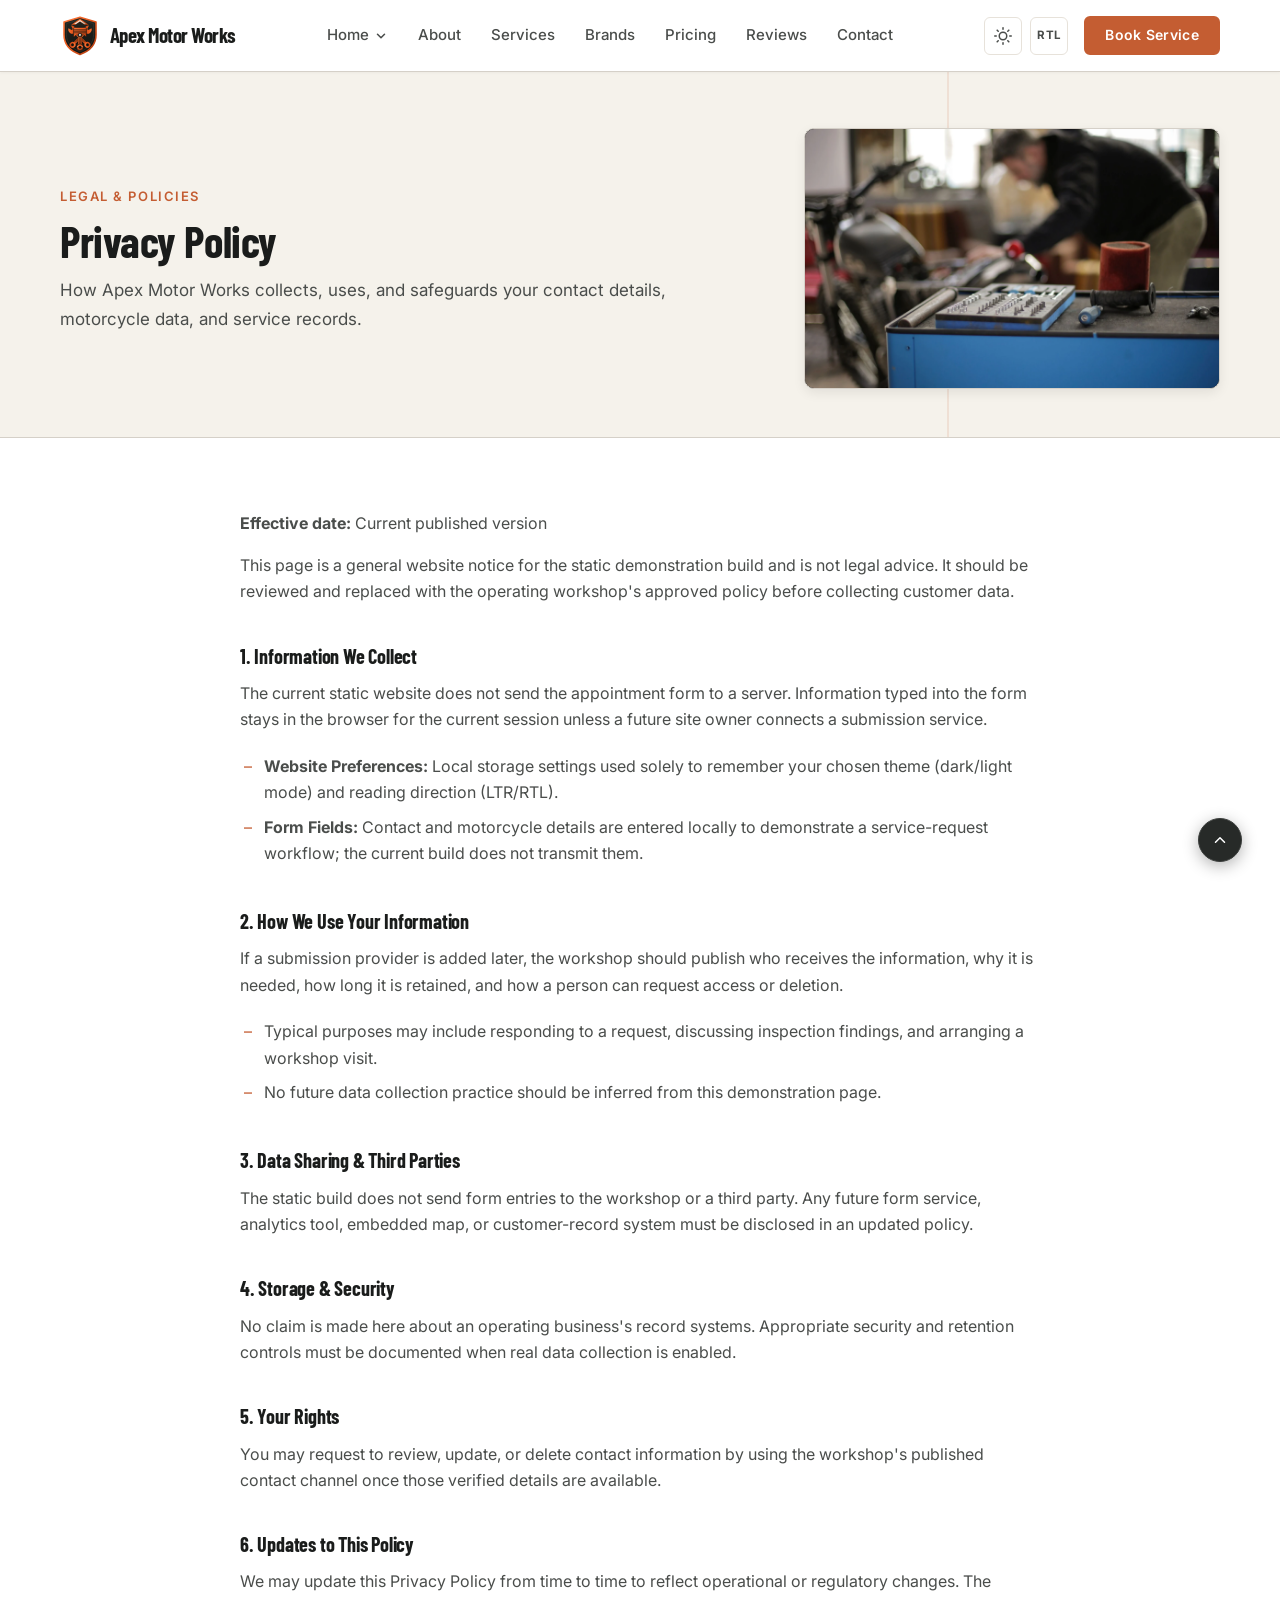
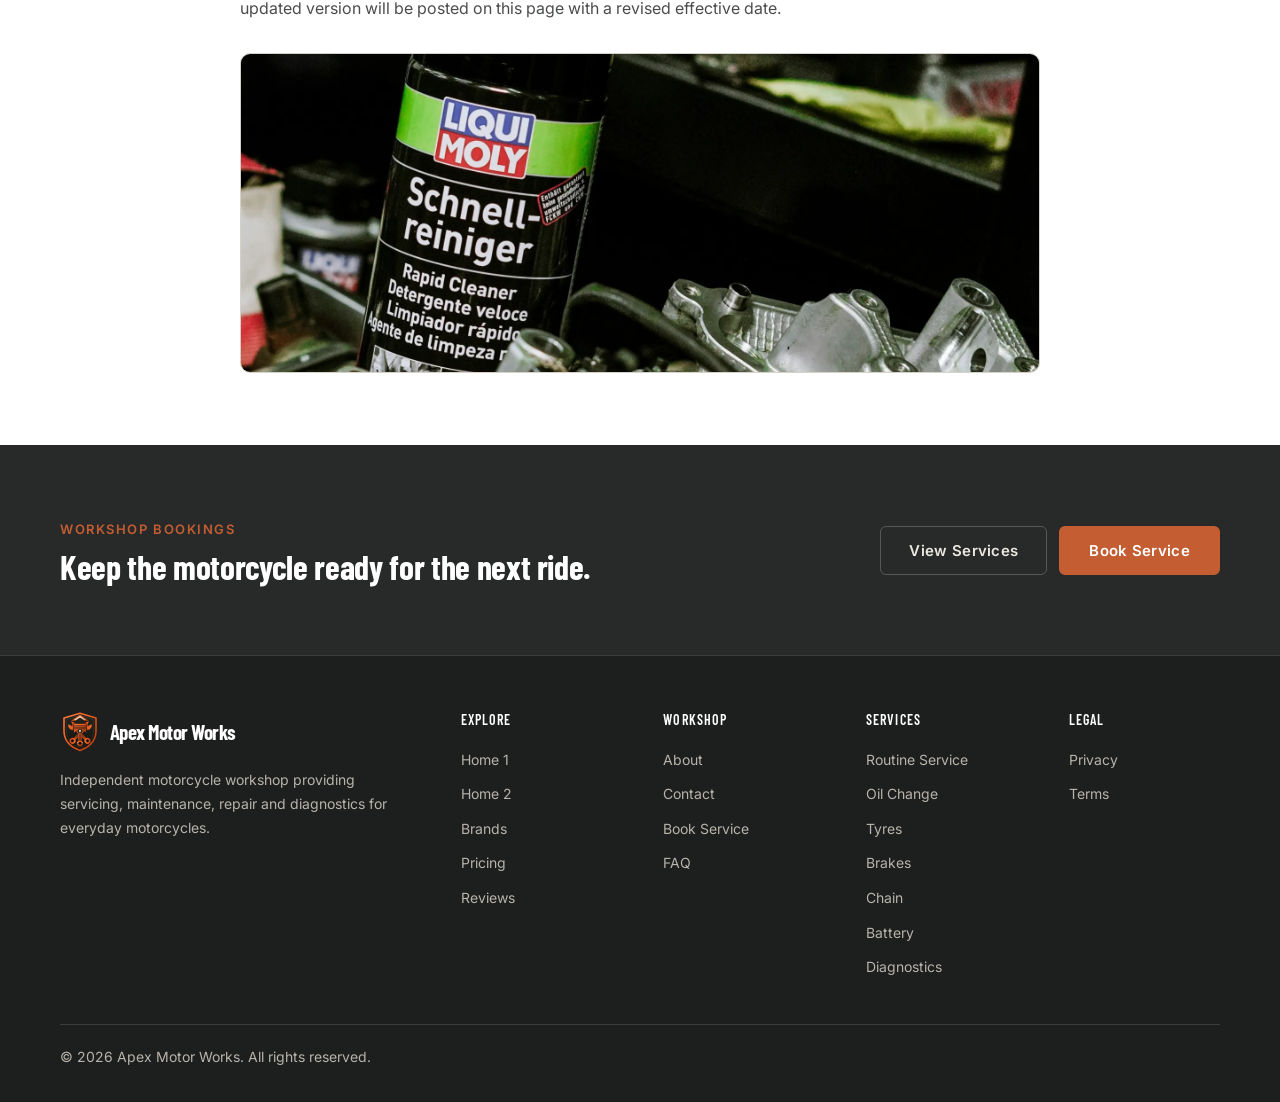
<file: pages/privacy.html>
<!DOCTYPE html>
<html lang="en" dir="ltr" data-theme="light">
<head>
  <meta charset="UTF-8">
  <meta name="viewport" content="width=device-width, initial-scale=1.0">
  <meta name="theme-color" content="#171815">
  <link rel="icon" href="../assets/brand/favicon.svg" type="image/svg+xml">
  <link rel="apple-touch-icon" href="../assets/brand/apple-touch-icon.png">
  <link rel="manifest" href="../assets/brand/site.webmanifest">
  <title>Privacy Policy — Apex Motor Works</title>
  <meta name="description" content="Privacy policy for Apex Motor Works. How we collect, handle, and protect your customer and motorcycle service information.">
  <link rel="stylesheet" href="../assets/css/style.css?v=20261007">
  <link rel="stylesheet" href="../assets/css/dark-mode.css?v=20261007">
  <link rel="stylesheet" href="../assets/css/rtl.css?v=20261007">
</head>
<body class="page-legal">
  <a href="#main" class="skip-link">Skip to main content</a>

  <!-- NAVBAR -->
  <header class="navbar" role="banner">
    <div class="navbar__inner">
      <a href="../index.html" class="navbar__brand" aria-label="Apex Motor Works Home">
        <img class="navbar__brand-icon" src="../assets/brand/logo-mark.svg" alt="" width="48" height="48">
        <div class="navbar__brand-text">Apex Motor Works</div>
      </a>
      <nav class="navbar__nav" aria-label="Main navigation">
        <div class="nav-home">
          <button class="navbar__link nav-home__trigger" type="button" aria-expanded="false" aria-haspopup="true" aria-controls="homeVariants"><span>Home</span><svg aria-hidden="true" viewBox="0 0 16 16"><path d="m4 6 4 4 4-4" fill="none" stroke="currentColor" stroke-width="1.75" stroke-linecap="round" stroke-linejoin="round"/></svg></button>
          <div class="nav-home__menu" id="homeVariants"><a href="../index.html"><span>01</span> Home 1</a><a href="home2.html"><span>02</span> Home 2</a></div>
        </div>
        <a href="about.html" class="navbar__link">About</a>
        <a href="services.html" class="navbar__link">Services</a>
        <a href="brands.html" class="navbar__link">Brands</a>
        <a href="pricing.html" class="navbar__link">Pricing</a>
        <a href="reviews.html" class="navbar__link">Reviews</a>
        <a href="contact.html" class="navbar__link">Contact</a>
      </nav>
      <div class="navbar__actions">
        <button class="navbar__toggle-btn" data-theme-toggle aria-label="Switch to dark mode" aria-pressed="false">
          <svg class="icon-sun" viewBox="0 0 24 24" fill="none" stroke="currentColor" stroke-width="2" stroke-linecap="round" stroke-linejoin="round"><circle cx="12" cy="12" r="5"/><line x1="12" y1="1" x2="12" y2="3"/><line x1="12" y1="21" x2="12" y2="23"/><line x1="4.22" y1="4.22" x2="5.64" y2="5.64"/><line x1="18.36" y1="18.36" x2="19.78" y2="19.78"/><line x1="1" y1="12" x2="3" y2="12"/><line x1="21" y1="12" x2="23" y2="12"/><line x1="4.22" y1="19.78" x2="5.64" y2="18.36"/><line x1="18.36" y1="5.64" x2="19.78" y2="4.22"/></svg>
          <svg class="icon-moon" viewBox="0 0 24 24" fill="none" stroke="currentColor" stroke-width="2" stroke-linecap="round" stroke-linejoin="round"><path d="M21 12.79A9 9 0 1 1 11.21 3 7 7 0 0 0 21 12.79z"/></svg>
        </button>
        <button class="navbar__toggle-btn" data-rtl-toggle aria-label="Switch to RTL" aria-pressed="false"><span class="rtl-label">RTL</span></button>
        <a href="contact.html#booking" class="btn btn--primary btn--sm navbar__cta">Book Service</a>
        <button class="navbar__hamburger" id="hamburgerBtn" aria-label="Open menu" aria-expanded="false" aria-controls="mobileDrawer">
          <svg viewBox="0 0 24 24" fill="none" stroke="currentColor" stroke-width="2" stroke-linecap="round"><line x1="3" y1="6" x2="21" y2="6"/><line x1="3" y1="12" x2="21" y2="12"/><line x1="3" y1="18" x2="21" y2="18"/></svg>
        </button>
      </div>
    </div>
  </header>

  <!-- Mobile Drawer -->
  <div class="drawer-overlay" id="drawerOverlay"></div>
  <aside class="drawer" id="mobileDrawer" aria-label="Mobile navigation" aria-hidden="true" inert>
    <div class="drawer__header">
      <a href="../index.html" class="drawer__brand" aria-label="Apex Motor Works Home">
        <img class="drawer__brand-mark" src="../assets/brand/logo-mark.svg" alt="" width="42" height="42">
        <span>Apex Motor Works</span>
      </a>

      <button class="drawer__close" id="drawerCloseBtn" aria-label="Close menu"><svg viewBox="0 0 24 24" fill="none" stroke="currentColor" stroke-width="2" stroke-linecap="round"><line x1="18" y1="6" x2="6" y2="18"/><line x1="6" y1="6" x2="18" y2="18"/></svg></button>
    </div>
    <nav class="drawer__nav" aria-label="Mobile navigation links">
      <a href="../index.html" class="drawer__link">Home 1</a>
      <a href="home2.html" class="drawer__link">Home 2</a>
      <a href="about.html" class="drawer__link">About</a>
      <a href="services.html" class="drawer__link">Services</a>
      <a href="brands.html" class="drawer__link">Brands</a>
      <a href="pricing.html" class="drawer__link">Pricing</a>
      <a href="reviews.html" class="drawer__link">Reviews</a>
      <a href="contact.html" class="drawer__link">Contact</a>
      <div class="drawer__divider"></div>
      <a href="faq.html" class="drawer__link">FAQ</a>
    </nav>
    <div class="drawer__footer">
      <div class="drawer__controls">
        <button class="navbar__toggle-btn" data-theme-toggle aria-label="Toggle theme">
          <svg class="icon-sun" width="16" height="16" viewBox="0 0 24 24" fill="none" stroke="currentColor" stroke-width="2" stroke-linecap="round" stroke-linejoin="round"><circle cx="12" cy="12" r="5"/><line x1="12" y1="1" x2="12" y2="3"/><line x1="12" y1="21" x2="12" y2="23"/><line x1="4.22" y1="4.22" x2="5.64" y2="5.64"/><line x1="18.36" y1="18.36" x2="19.78" y2="19.78"/><line x1="1" y1="12" x2="3" y2="12"/><line x1="21" y1="12" x2="23" y2="12"/><line x1="4.22" y1="19.78" x2="5.64" y2="18.36"/><line x1="18.36" y1="5.64" x2="19.78" y2="4.22"/></svg>
          <svg class="icon-moon" width="16" height="16" viewBox="0 0 24 24" fill="none" stroke="currentColor" stroke-width="2" stroke-linecap="round" stroke-linejoin="round"><path d="M21 12.79A9 9 0 1 1 11.21 3 7 7 0 0 0 21 12.79z"/></svg>
          Theme
        </button>
        <button class="navbar__toggle-btn" data-rtl-toggle aria-label="Toggle RTL">
          <span class="rtl-label">RTL</span> Direction
        </button>
      </div>
      <a href="contact.html#booking" class="btn btn--primary drawer__cta">Book Service</a>
    </div>
  </aside>

  <main id="main">
    <section class="page-hero">
      <div class="container page-hero__grid">
        <div class="page-hero__content">
          <p class="eyebrow">Legal &amp; Policies</p>
          <h1 class="page-hero__title">Privacy Policy</h1>
          <p class="page-hero__desc">How Apex Motor Works collects, uses, and safeguards your contact details, motorcycle data, and service records.</p>
        </div>
        <div class="page-hero__image">
          <img src="../assets/images/contact-workshop.webp" alt="Motorcycle technician in workshop discussion" width="600" height="380" fetchpriority="high">
        </div>
      </div>
    </section>

    <section class="section">
      <div class="container">
        <div class="legal-content">
          <p><strong>Effective date:</strong> Current published version</p>
          <p>This page is a general website notice for the static demonstration build and is not legal advice. It should be reviewed and replaced with the operating workshop's approved policy before collecting customer data.</p>

          <h2>1. Information We Collect</h2>
          <p>The current static website does not send the appointment form to a server. Information typed into the form stays in the browser for the current session unless a future site owner connects a submission service.</p>
          <ul>
            <li><strong>Website Preferences:</strong> Local storage settings used solely to remember your chosen theme (dark/light mode) and reading direction (LTR/RTL).</li>
            <li><strong>Form Fields:</strong> Contact and motorcycle details are entered locally to demonstrate a service-request workflow; the current build does not transmit them.</li>
          </ul>

          <h2>2. How We Use Your Information</h2>
          <p>If a submission provider is added later, the workshop should publish who receives the information, why it is needed, how long it is retained, and how a person can request access or deletion.</p>
          <ul>
            <li>Typical purposes may include responding to a request, discussing inspection findings, and arranging a workshop visit.</li>
            <li>No future data collection practice should be inferred from this demonstration page.</li>
          </ul>

          <h2>3. Data Sharing &amp; Third Parties</h2>
          <p>The static build does not send form entries to the workshop or a third party. Any future form service, analytics tool, embedded map, or customer-record system must be disclosed in an updated policy.</p>

          <h2>4. Storage &amp; Security</h2>
          <p>No claim is made here about an operating business's record systems. Appropriate security and retention controls must be documented when real data collection is enabled.</p>

          <h2>5. Your Rights</h2>
          <p>You may request to review, update, or delete contact information by using the workshop's published contact channel once those verified details are available.</p>

          <h2>6. Updates to This Policy</h2>
          <p>We may update this Privacy Policy from time to time to reflect operational or regulatory changes. The updated version will be posted on this page with a revised effective date.</p>

          <figure class="legal-visual" style="margin-top: 2rem; border-radius: var(--radius-md); overflow: hidden; max-height: 320px; border: 1px solid var(--border-color);">
            <img src="../assets/images/about-tools.webp" alt="Motorcycle workshop maintenance tools and equipment" style="width: 100%; height: 100%; max-height: 320px; object-fit: cover; display: block;" loading="lazy">
          </figure>
        </div>
      </div>
    </section>
  </main>

  <!-- FOOTER -->
  <footer class="footer" id="site-footer" role="contentinfo">
    <div class="footer__action">
      <div class="container footer__action-inner">
        <div>
          <p class="eyebrow">Workshop bookings</p>
          <h2>Keep the motorcycle ready for the next ride.</h2>
        </div>
        <div class="footer__action-links">
          <a href="services.html" class="btn btn--footer-secondary">View Services</a>
          <a href="contact.html#booking" class="btn btn--primary">Book Service</a>
        </div>
      </div>
    </div>
    <div class="container">
      <div class="footer__grid">
        <div class="footer__brand-area">
          <a href="../index.html" class="navbar__brand" aria-label="Apex Motor Works Home">
            <img class="navbar__brand-icon" src="../assets/brand/logo-mark.svg" alt="" width="48" height="48">
            <span class="navbar__brand-text">Apex Motor Works</span>
          </a>
          <p class="footer__brand-desc">Independent motorcycle workshop providing servicing, maintenance, repair and diagnostics for everyday motorcycles.</p>
        </div>
        <div>
          <h4 class="footer__col-title">Explore</h4>
          <a href="../index.html" class="footer__link">Home 1</a>
          <a href="home2.html" class="footer__link">Home 2</a>
          <a href="brands.html" class="footer__link">Brands</a>
          <a href="pricing.html" class="footer__link">Pricing</a>
          <a href="reviews.html" class="footer__link">Reviews</a>
        </div>
        <div>
          <h4 class="footer__col-title">Workshop</h4>
          <a href="about.html" class="footer__link">About</a>
          <a href="contact.html" class="footer__link">Contact</a>
          <a href="contact.html#booking" class="footer__link">Book Service</a>
          <a href="faq.html" class="footer__link">FAQ</a>
        </div>
        <div>
          <h4 class="footer__col-title">Services</h4>
          <a href="service-details.html?service=routine-servicing" class="footer__link">Routine Service</a>
          <a href="service-details.html?service=oil-filter" class="footer__link">Oil Change</a>
          <a href="service-details.html?service=tyre-replacement" class="footer__link">Tyres</a>
          <a href="service-details.html?service=brake-servicing" class="footer__link">Brakes</a>
          <a href="service-details.html?service=chain-service" class="footer__link">Chain</a>
          <a href="service-details.html?service=battery-service" class="footer__link">Battery</a>
          <a href="service-details.html?service=diagnostics" class="footer__link">Diagnostics</a>
        </div>
        <div class="footer__legal">
          <h4 class="footer__col-title">Legal</h4>
          <a href="privacy.html" class="footer__link">Privacy</a>
          <a href="terms.html" class="footer__link">Terms</a>
        </div>
      </div>
      <div class="footer__bottom">
        <p class="footer__copy">&copy; <span data-current-year>2026</span> Apex Motor Works. All rights reserved.</p>
        <button class="btn--back-to-top" id="backToTop" aria-label="Back to top"><svg viewBox="0 0 24 24" fill="none" stroke="currentColor" stroke-width="2" stroke-linecap="round" stroke-linejoin="round"><polyline points="18 15 12 9 6 15"/></svg></button>
      </div>
    </div>
  </footer>


  <script src="../assets/js/main.js?v=20261007"></script>
</body>
</html>
</file>
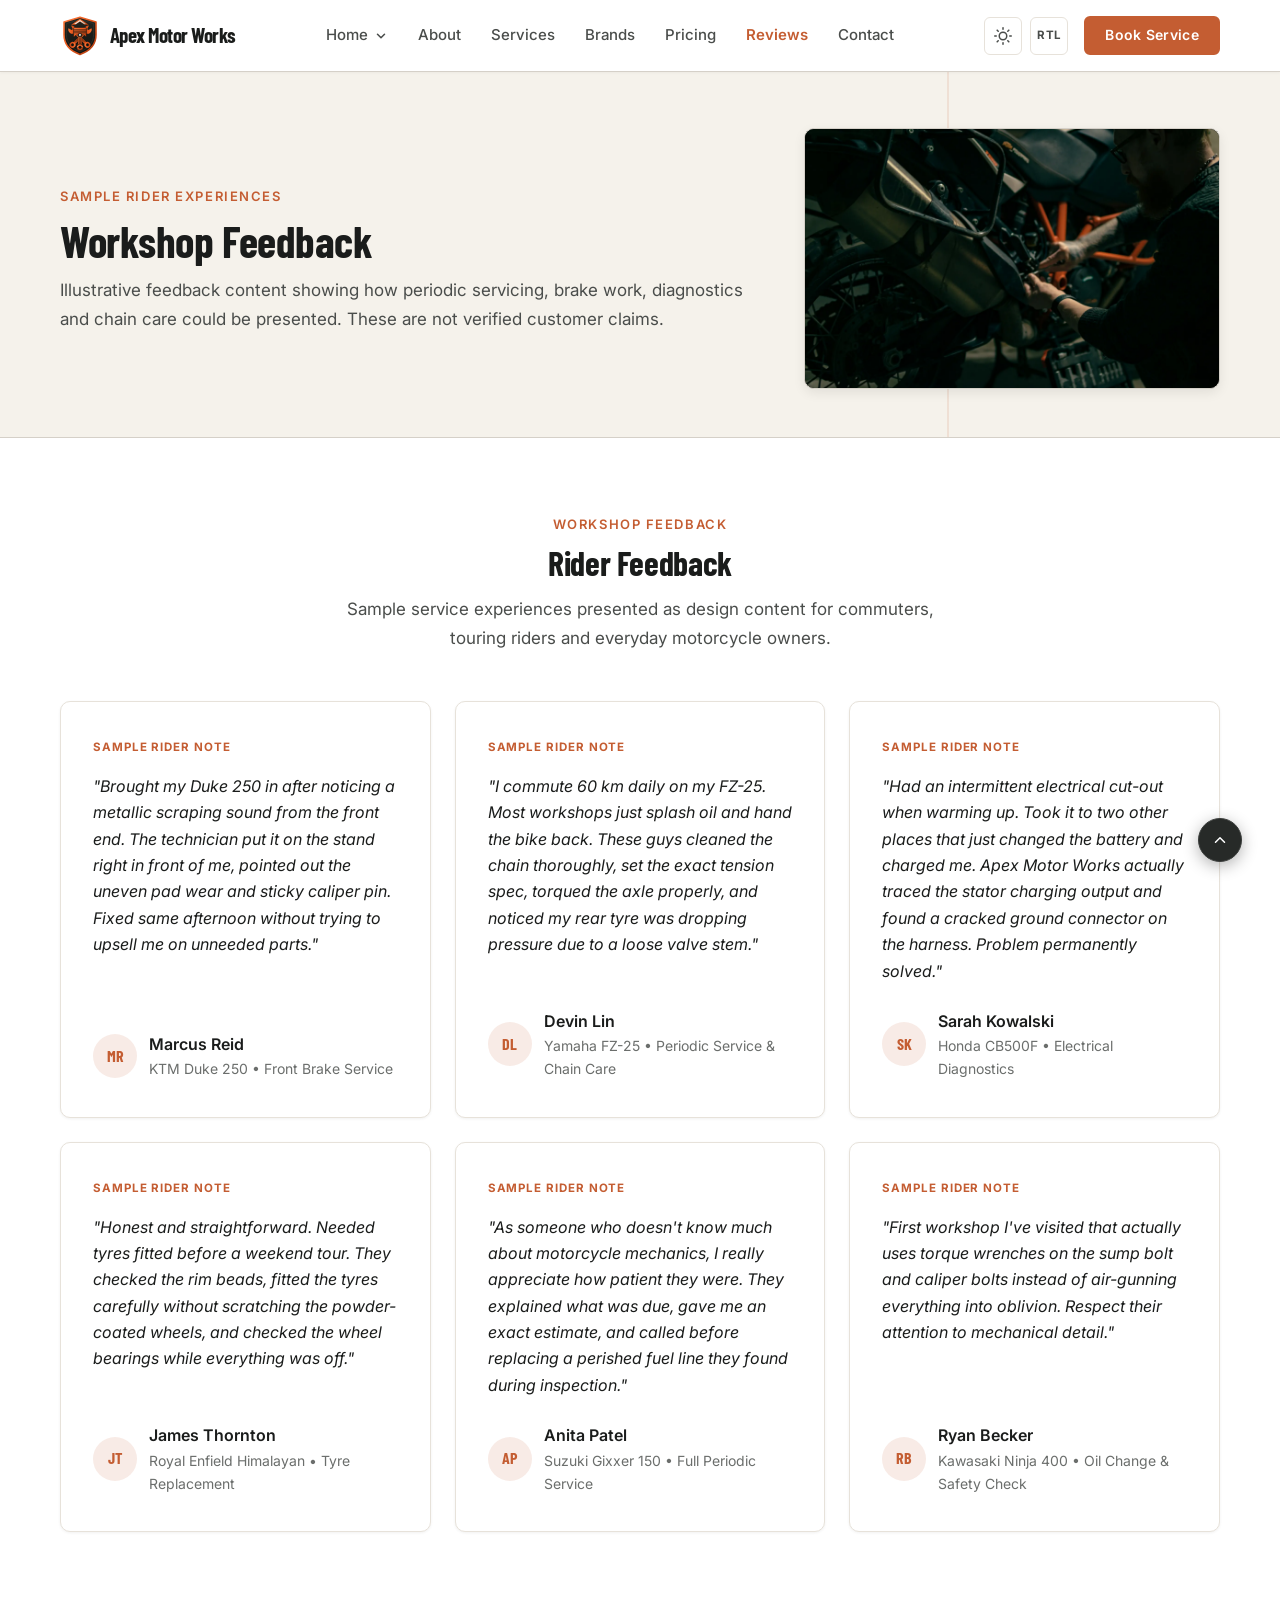
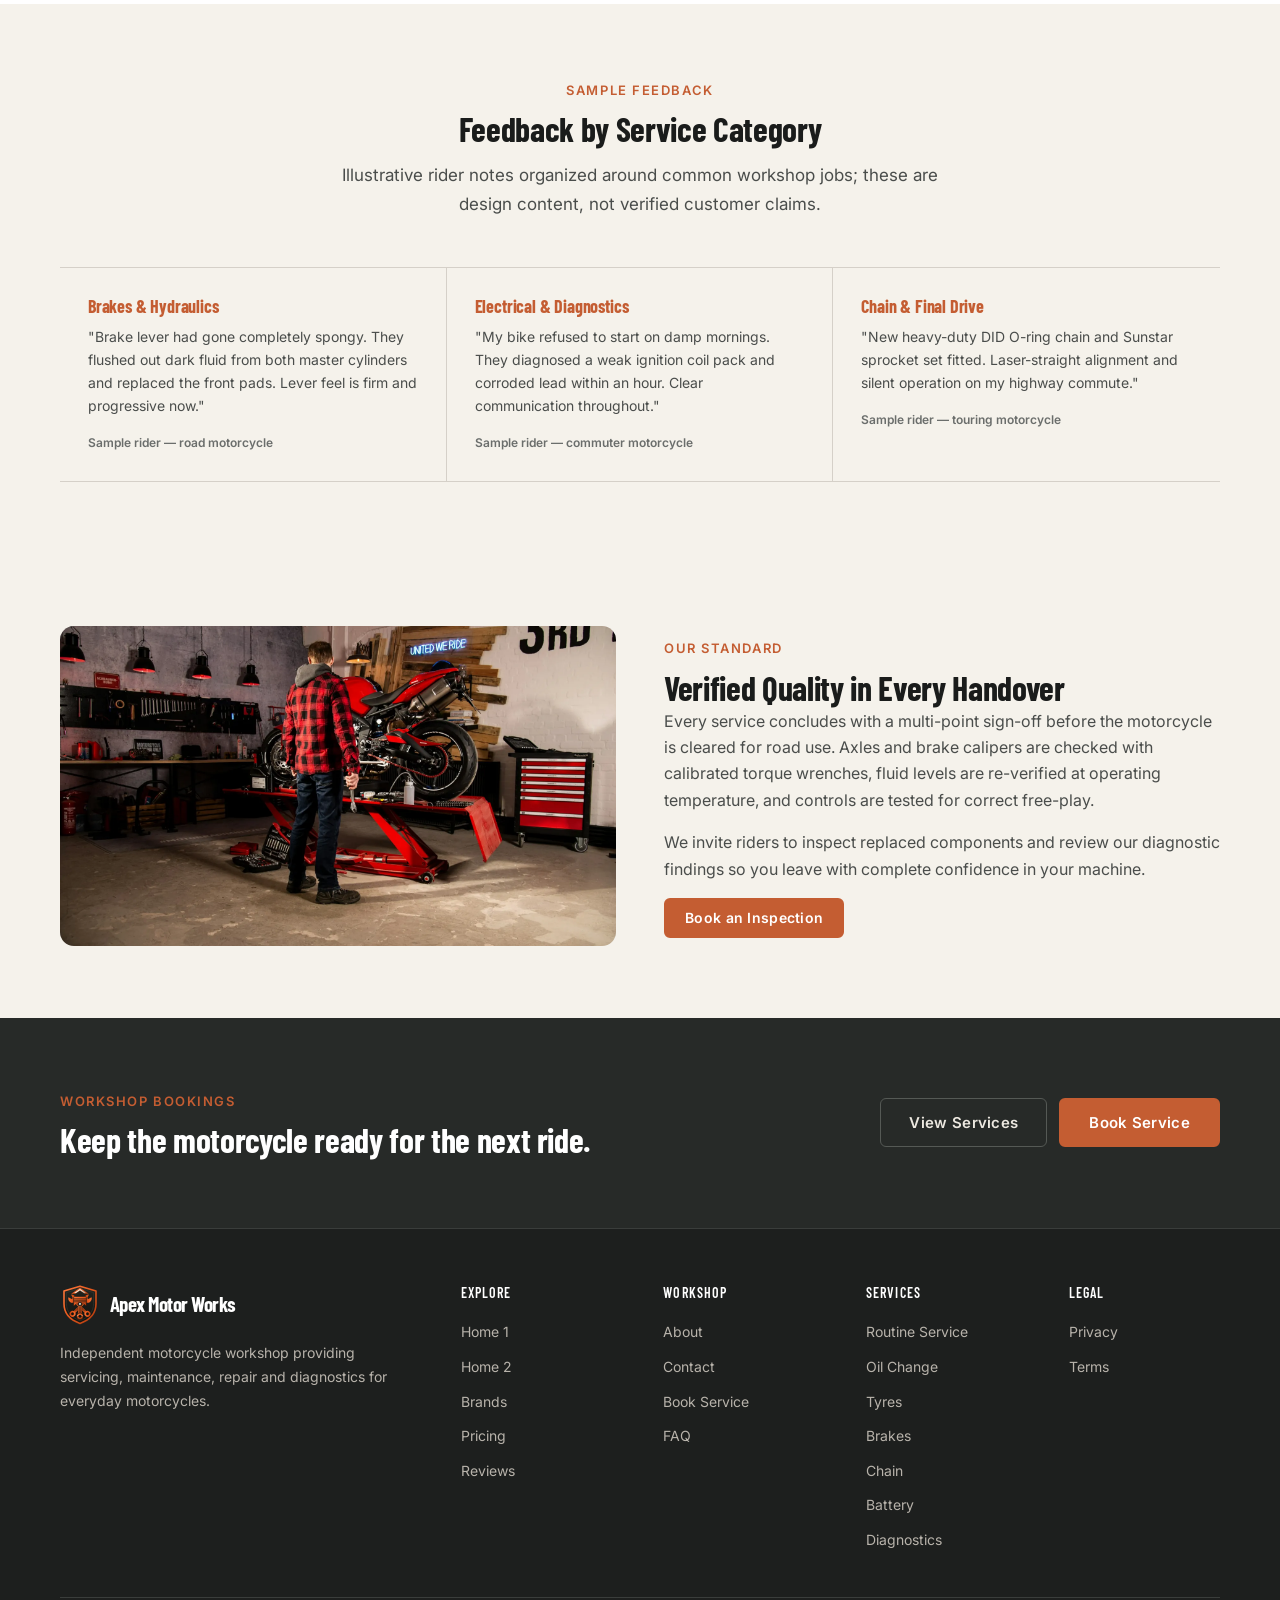
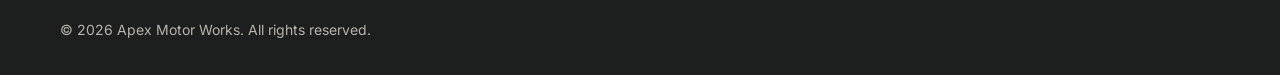
<file: pages/reviews.html>
<!DOCTYPE html>
<html lang="en" dir="ltr" data-theme="light">
<head>
  <meta charset="UTF-8">
  <meta name="viewport" content="width=device-width, initial-scale=1.0">
  <meta name="theme-color" content="#171815">
  <link rel="icon" href="../assets/brand/favicon.svg" type="image/svg+xml">
  <link rel="apple-touch-icon" href="../assets/brand/apple-touch-icon.png">
  <link rel="manifest" href="../assets/brand/site.webmanifest">
  <title>Customer Reviews &amp; Feedback — Apex Motor Works</title>
  <meta name="description" content="Editorial sample-feedback layout for motorcycle servicing, brake work, diagnostics, tyre replacement, and chain care.">
  <link rel="stylesheet" href="../assets/css/style.css?v=20261007">
  <link rel="stylesheet" href="../assets/css/dark-mode.css?v=20261007">
  <link rel="stylesheet" href="../assets/css/rtl.css?v=20261007">
</head>
<body class="page-reviews">
  <a href="#main" class="skip-link">Skip to main content</a>

  <!-- NAVBAR -->
  <header class="navbar" role="banner">
    <div class="navbar__inner">
      <a href="../index.html" class="navbar__brand" aria-label="Apex Motor Works Home">
        <img class="navbar__brand-icon" src="../assets/brand/logo-mark.svg" alt="" width="48" height="48">
        <div class="navbar__brand-text">Apex Motor Works</div>
      </a>
      <nav class="navbar__nav" aria-label="Main navigation">
        <div class="nav-home">
          <button class="navbar__link nav-home__trigger" type="button" aria-expanded="false" aria-haspopup="true" aria-controls="homeVariants"><span>Home</span><svg aria-hidden="true" viewBox="0 0 16 16"><path d="m4 6 4 4 4-4" fill="none" stroke="currentColor" stroke-width="1.75" stroke-linecap="round" stroke-linejoin="round"/></svg></button>
          <div class="nav-home__menu" id="homeVariants"><a href="../index.html"><span>01</span> Home 1</a><a href="home2.html"><span>02</span> Home 2</a></div>
        </div>
        <a href="about.html" class="navbar__link">About</a>
        <a href="services.html" class="navbar__link">Services</a>
        <a href="brands.html" class="navbar__link">Brands</a>
        <a href="pricing.html" class="navbar__link">Pricing</a>
        <a href="reviews.html" class="navbar__link" aria-current="page">Reviews</a>
        <a href="contact.html" class="navbar__link">Contact</a>
      </nav>
      <div class="navbar__actions">
        <button class="navbar__toggle-btn" data-theme-toggle aria-label="Switch to dark mode" aria-pressed="false">
          <svg class="icon-sun" viewBox="0 0 24 24" fill="none" stroke="currentColor" stroke-width="2" stroke-linecap="round" stroke-linejoin="round"><circle cx="12" cy="12" r="5"/><line x1="12" y1="1" x2="12" y2="3"/><line x1="12" y1="21" x2="12" y2="23"/><line x1="4.22" y1="4.22" x2="5.64" y2="5.64"/><line x1="18.36" y1="18.36" x2="19.78" y2="19.78"/><line x1="1" y1="12" x2="3" y2="12"/><line x1="21" y1="12" x2="23" y2="12"/><line x1="4.22" y1="19.78" x2="5.64" y2="18.36"/><line x1="18.36" y1="5.64" x2="19.78" y2="4.22"/></svg>
          <svg class="icon-moon" viewBox="0 0 24 24" fill="none" stroke="currentColor" stroke-width="2" stroke-linecap="round" stroke-linejoin="round"><path d="M21 12.79A9 9 0 1 1 11.21 3 7 7 0 0 0 21 12.79z"/></svg>
        </button>
        <button class="navbar__toggle-btn" data-rtl-toggle aria-label="Switch to RTL" aria-pressed="false"><span class="rtl-label">RTL</span></button>
        <a href="contact.html#booking" class="btn btn--primary btn--sm navbar__cta">Book Service</a>
        <button class="navbar__hamburger" id="hamburgerBtn" aria-label="Open menu" aria-expanded="false" aria-controls="mobileDrawer">
          <svg viewBox="0 0 24 24" fill="none" stroke="currentColor" stroke-width="2" stroke-linecap="round"><line x1="3" y1="6" x2="21" y2="6"/><line x1="3" y1="12" x2="21" y2="12"/><line x1="3" y1="18" x2="21" y2="18"/></svg>
        </button>
      </div>
    </div>
  </header>

  <!-- Mobile Drawer -->
  <div class="drawer-overlay" id="drawerOverlay"></div>
  <aside class="drawer" id="mobileDrawer" aria-label="Mobile navigation" aria-hidden="true" inert>
    <div class="drawer__header">
      <a href="../index.html" class="drawer__brand" aria-label="Apex Motor Works Home">
        <img class="drawer__brand-mark" src="../assets/brand/logo-mark.svg" alt="" width="42" height="42">
        <span>Apex Motor Works</span>
      </a>

      <button class="drawer__close" id="drawerCloseBtn" aria-label="Close menu"><svg viewBox="0 0 24 24" fill="none" stroke="currentColor" stroke-width="2" stroke-linecap="round"><line x1="18" y1="6" x2="6" y2="18"/><line x1="6" y1="6" x2="18" y2="18"/></svg></button>
    </div>
    <nav class="drawer__nav" aria-label="Mobile navigation links">
      <a href="../index.html" class="drawer__link">Home 1</a>
      <a href="home2.html" class="drawer__link">Home 2</a>
      <a href="about.html" class="drawer__link">About</a>
      <a href="services.html" class="drawer__link">Services</a>
      <a href="brands.html" class="drawer__link">Brands</a>
      <a href="pricing.html" class="drawer__link">Pricing</a>
      <a href="reviews.html" class="drawer__link" aria-current="page">Reviews</a>
      <a href="contact.html" class="drawer__link">Contact</a>
      <div class="drawer__divider"></div>
      <a href="faq.html" class="drawer__link">FAQ</a>
    </nav>
    <div class="drawer__footer">
      <div class="drawer__controls">
        <button class="navbar__toggle-btn" data-theme-toggle aria-label="Toggle theme">
          <svg class="icon-sun" width="16" height="16" viewBox="0 0 24 24" fill="none" stroke="currentColor" stroke-width="2" stroke-linecap="round" stroke-linejoin="round"><circle cx="12" cy="12" r="5"/><line x1="12" y1="1" x2="12" y2="3"/><line x1="12" y1="21" x2="12" y2="23"/><line x1="4.22" y1="4.22" x2="5.64" y2="5.64"/><line x1="18.36" y1="18.36" x2="19.78" y2="19.78"/><line x1="1" y1="12" x2="3" y2="12"/><line x1="21" y1="12" x2="23" y2="12"/><line x1="4.22" y1="19.78" x2="5.64" y2="18.36"/><line x1="18.36" y1="5.64" x2="19.78" y2="4.22"/></svg>
          <svg class="icon-moon" width="16" height="16" viewBox="0 0 24 24" fill="none" stroke="currentColor" stroke-width="2" stroke-linecap="round" stroke-linejoin="round"><path d="M21 12.79A9 9 0 1 1 11.21 3 7 7 0 0 0 21 12.79z"/></svg>
          Theme
        </button>
        <button class="navbar__toggle-btn" data-rtl-toggle aria-label="Toggle RTL">
          <span class="rtl-label">RTL</span> Direction
        </button>
      </div>
      <a href="contact.html#booking" class="btn btn--primary drawer__cta">Book Service</a>
    </div>
  </aside>

  <main id="main">
    <!-- PAGE HERO -->
    <section class="page-hero">
      <div class="container page-hero__grid">
        <div class="page-hero__content">
          <p class="eyebrow">Sample Rider Experiences</p>
          <h1 class="page-hero__title">Workshop Feedback</h1>
          <p class="page-hero__desc">Illustrative feedback content showing how periodic servicing, brake work, diagnostics and chain care could be presented. These are not verified customer claims.</p>
        </div>
        <div class="page-hero__image">
          <img src="../assets/images/home2-booking.webp" alt="Mechanics discussing completed motorcycle service in workshop bay" width="600" height="380" fetchpriority="high">
        </div>
      </div>
    </section>

    <!-- REVIEWS GRID SECTION -->
    <section class="section">
      <div class="container">
        <div class="section-header reveal">
          <p class="eyebrow">Workshop Feedback</p>
          <h2 class="section-title">Rider Feedback</h2>
          <p class="section-subtitle">Sample service experiences presented as design content for commuters, touring riders and everyday motorcycle owners.</p>
        </div>

        <div class="reviews-page__grid">
          <!-- Review 1 -->
          <div class="review-card reveal">
            <p class="review-card__category">Sample rider note</p>
            <p class="review-card__text">"Brought my Duke 250 in after noticing a metallic scraping sound from the front end. The technician put it on the stand right in front of me, pointed out the uneven pad wear and sticky caliper pin. Fixed same afternoon without trying to upsell me on unneeded parts."</p>
            <div class="review-card__author">
              <div class="review-card__avatar">MR</div>
              <div>
                <div class="review-card__name">Marcus Reid</div>
                <div class="review-card__service">KTM Duke 250 • Front Brake Service</div>
              </div>
            </div>
          </div>

          <!-- Review 2 -->
          <div class="review-card reveal reveal-delay-1">
            <p class="review-card__category">Sample rider note</p>
            <p class="review-card__text">"I commute 60 km daily on my FZ-25. Most workshops just splash oil and hand the bike back. These guys cleaned the chain thoroughly, set the exact tension spec, torqued the axle properly, and noticed my rear tyre was dropping pressure due to a loose valve stem."</p>
            <div class="review-card__author">
              <div class="review-card__avatar">DL</div>
              <div>
                <div class="review-card__name">Devin Lin</div>
                <div class="review-card__service">Yamaha FZ-25 • Periodic Service &amp; Chain Care</div>
              </div>
            </div>
          </div>

          <!-- Review 3 -->
          <div class="review-card reveal reveal-delay-2">
            <p class="review-card__category">Sample rider note</p>
            <p class="review-card__text">"Had an intermittent electrical cut-out when warming up. Took it to two other places that just changed the battery and charged me. Apex Motor Works actually traced the stator charging output and found a cracked ground connector on the harness. Problem permanently solved."</p>
            <div class="review-card__author">
              <div class="review-card__avatar">SK</div>
              <div>
                <div class="review-card__name">Sarah Kowalski</div>
                <div class="review-card__service">Honda CB500F • Electrical Diagnostics</div>
              </div>
            </div>
          </div>

          <!-- Review 4 -->
          <div class="review-card reveal">
            <p class="review-card__category">Sample rider note</p>
            <p class="review-card__text">"Honest and straightforward. Needed tyres fitted before a weekend tour. They checked the rim beads, fitted the tyres carefully without scratching the powder-coated wheels, and checked the wheel bearings while everything was off."</p>
            <div class="review-card__author">
              <div class="review-card__avatar">JT</div>
              <div>
                <div class="review-card__name">James Thornton</div>
                <div class="review-card__service">Royal Enfield Himalayan • Tyre Replacement</div>
              </div>
            </div>
          </div>

          <!-- Review 5 -->
          <div class="review-card reveal reveal-delay-1">
            <p class="review-card__category">Sample rider note</p>
            <p class="review-card__text">"As someone who doesn't know much about motorcycle mechanics, I really appreciate how patient they were. They explained what was due, gave me an exact estimate, and called before replacing a perished fuel line they found during inspection."</p>
            <div class="review-card__author">
              <div class="review-card__avatar">AP</div>
              <div>
                <div class="review-card__name">Anita Patel</div>
                <div class="review-card__service">Suzuki Gixxer 150 • Full Periodic Service</div>
              </div>
            </div>
          </div>

          <!-- Review 6 -->
          <div class="review-card reveal reveal-delay-2">
            <p class="review-card__category">Sample rider note</p>
            <p class="review-card__text">"First workshop I've visited that actually uses torque wrenches on the sump bolt and caliper bolts instead of air-gunning everything into oblivion. Respect their attention to mechanical detail."</p>
            <div class="review-card__author">
              <div class="review-card__avatar">RB</div>
              <div>
                <div class="review-card__name">Ryan Becker</div>
                <div class="review-card__service">Kawasaki Ninja 400 • Oil Change &amp; Safety Check</div>
              </div>
            </div>
          </div>
        </div>
      </div>
    </section>

    <!-- SECTION: FEEDBACK BY SERVICE TYPE -->
    <section class="section section--surface">
      <div class="container">
        <div class="section-header reveal">
          <p class="eyebrow">Sample Feedback</p>
          <h2 class="section-title">Feedback by Service Category</h2>
          <p class="section-subtitle">Illustrative rider notes organized around common workshop jobs; these are design content, not verified customer claims.</p>
        </div>

        <div class="service-feedback-grid">
          <div class="service-feedback reveal">
            <h3>Brakes &amp; Hydraulics</h3>
            <p class="service-feedback__quote">
              "Brake lever had gone completely spongy. They flushed out dark fluid from both master cylinders and replaced the front pads. Lever feel is firm and progressive now."
            </p>
            <p class="service-feedback__source">Sample rider — road motorcycle</p>
          </div>

          <div class="service-feedback reveal reveal-delay-1">
            <h3>Electrical &amp; Diagnostics</h3>
            <p class="service-feedback__quote">
              "My bike refused to start on damp mornings. They diagnosed a weak ignition coil pack and corroded lead within an hour. Clear communication throughout."
            </p>
            <p class="service-feedback__source">Sample rider — commuter motorcycle</p>
          </div>

          <div class="service-feedback reveal reveal-delay-2">
            <h3>Chain &amp; Final Drive</h3>
            <p class="service-feedback__quote">
              "New heavy-duty DID O-ring chain and Sunstar sprocket set fitted. Laser-straight alignment and silent operation on my highway commute."
            </p>
            <p class="service-feedback__source">Sample rider — touring motorcycle</p>
          </div>
        </div>
      </div>
    </section>

    <!-- SECTION: WORKSHOP CRAFTSMANSHIP & SIGN-OFF -->
    <section class="section section--alt">
      <div class="container">
        <div class="about-split reveal">
          <div class="about-split__image">
            <img src="../assets/images/workshop-inspection.webp" alt="Motorcycle raised on a hydraulic workshop lift undergoing rigorous safety inspection" width="1800" height="1202" loading="lazy" decoding="async">
          </div>
          <div>
            <p class="eyebrow">Our Standard</p>
            <h2>Verified Quality in Every Handover</h2>
            <p>Every service concludes with a multi-point sign-off before the motorcycle is cleared for road use. Axles and brake calipers are checked with calibrated torque wrenches, fluid levels are re-verified at operating temperature, and controls are tested for correct free-play.</p>
            <p>We invite riders to inspect replaced components and review our diagnostic findings so you leave with complete confidence in your machine.</p>
            <a href="contact.html#booking" class="btn btn--primary btn--sm">Book an Inspection</a>
          </div>
        </div>
      </div>
    </section>

    <!-- SHARED FINAL CTA -->
  </main>

  <!-- FOOTER -->
  <footer class="footer" id="site-footer" role="contentinfo">
    <div class="footer__action">
      <div class="container footer__action-inner">
        <div>
          <p class="eyebrow">Workshop bookings</p>
          <h2>Keep the motorcycle ready for the next ride.</h2>
        </div>
        <div class="footer__action-links">
          <a href="services.html" class="btn btn--footer-secondary">View Services</a>
          <a href="contact.html#booking" class="btn btn--primary">Book Service</a>
        </div>
      </div>
    </div>
    <div class="container">
      <div class="footer__grid">
        <div class="footer__brand-area">
          <a href="../index.html" class="navbar__brand" aria-label="Apex Motor Works Home">
            <img class="navbar__brand-icon" src="../assets/brand/logo-mark.svg" alt="" width="48" height="48">
            <span class="navbar__brand-text">Apex Motor Works</span>
          </a>
          <p class="footer__brand-desc">Independent motorcycle workshop providing servicing, maintenance, repair and diagnostics for everyday motorcycles.</p>
        </div>
        <div>
          <h4 class="footer__col-title">Explore</h4>
          <a href="../index.html" class="footer__link">Home 1</a>
          <a href="home2.html" class="footer__link">Home 2</a>
          <a href="brands.html" class="footer__link">Brands</a>
          <a href="pricing.html" class="footer__link">Pricing</a>
          <a href="reviews.html" class="footer__link">Reviews</a>
        </div>
        <div>
          <h4 class="footer__col-title">Workshop</h4>
          <a href="about.html" class="footer__link">About</a>
          <a href="contact.html" class="footer__link">Contact</a>
          <a href="contact.html#booking" class="footer__link">Book Service</a>
          <a href="faq.html" class="footer__link">FAQ</a>
        </div>
        <div>
          <h4 class="footer__col-title">Services</h4>
          <a href="service-details.html?service=routine-servicing" class="footer__link">Routine Service</a>
          <a href="service-details.html?service=oil-filter" class="footer__link">Oil Change</a>
          <a href="service-details.html?service=tyre-replacement" class="footer__link">Tyres</a>
          <a href="service-details.html?service=brake-servicing" class="footer__link">Brakes</a>
          <a href="service-details.html?service=chain-service" class="footer__link">Chain</a>
          <a href="service-details.html?service=battery-service" class="footer__link">Battery</a>
          <a href="service-details.html?service=diagnostics" class="footer__link">Diagnostics</a>
        </div>
        <div class="footer__legal">
          <h4 class="footer__col-title">Legal</h4>
          <a href="privacy.html" class="footer__link">Privacy</a>
          <a href="terms.html" class="footer__link">Terms</a>
        </div>
      </div>
      <div class="footer__bottom">
        <p class="footer__copy">&copy; <span data-current-year>2026</span> Apex Motor Works. All rights reserved.</p>
        <button class="btn--back-to-top" id="backToTop" aria-label="Back to top"><svg viewBox="0 0 24 24" fill="none" stroke="currentColor" stroke-width="2" stroke-linecap="round" stroke-linejoin="round"><polyline points="18 15 12 9 6 15"/></svg></button>
      </div>
    </div>
  </footer>


  <script src="../assets/js/main.js?v=20261007"></script>
</body>
</html>
</file>
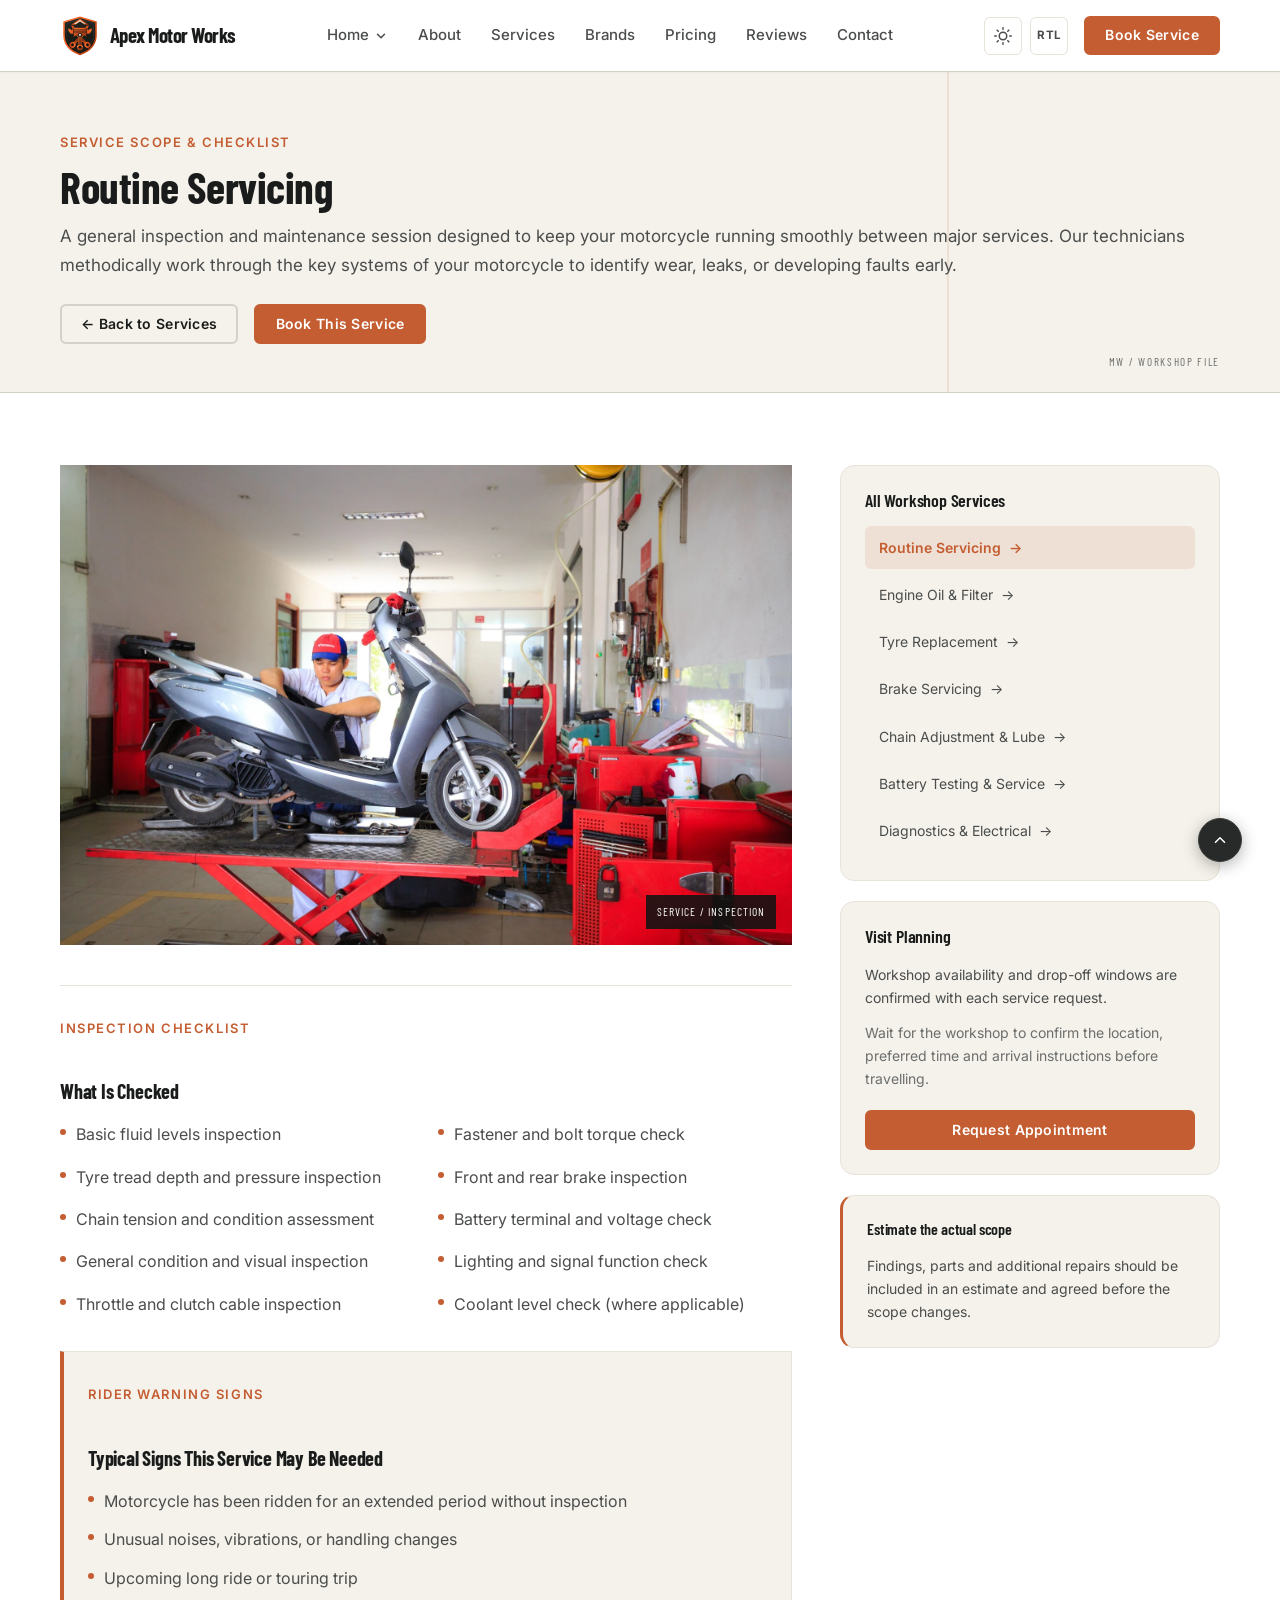
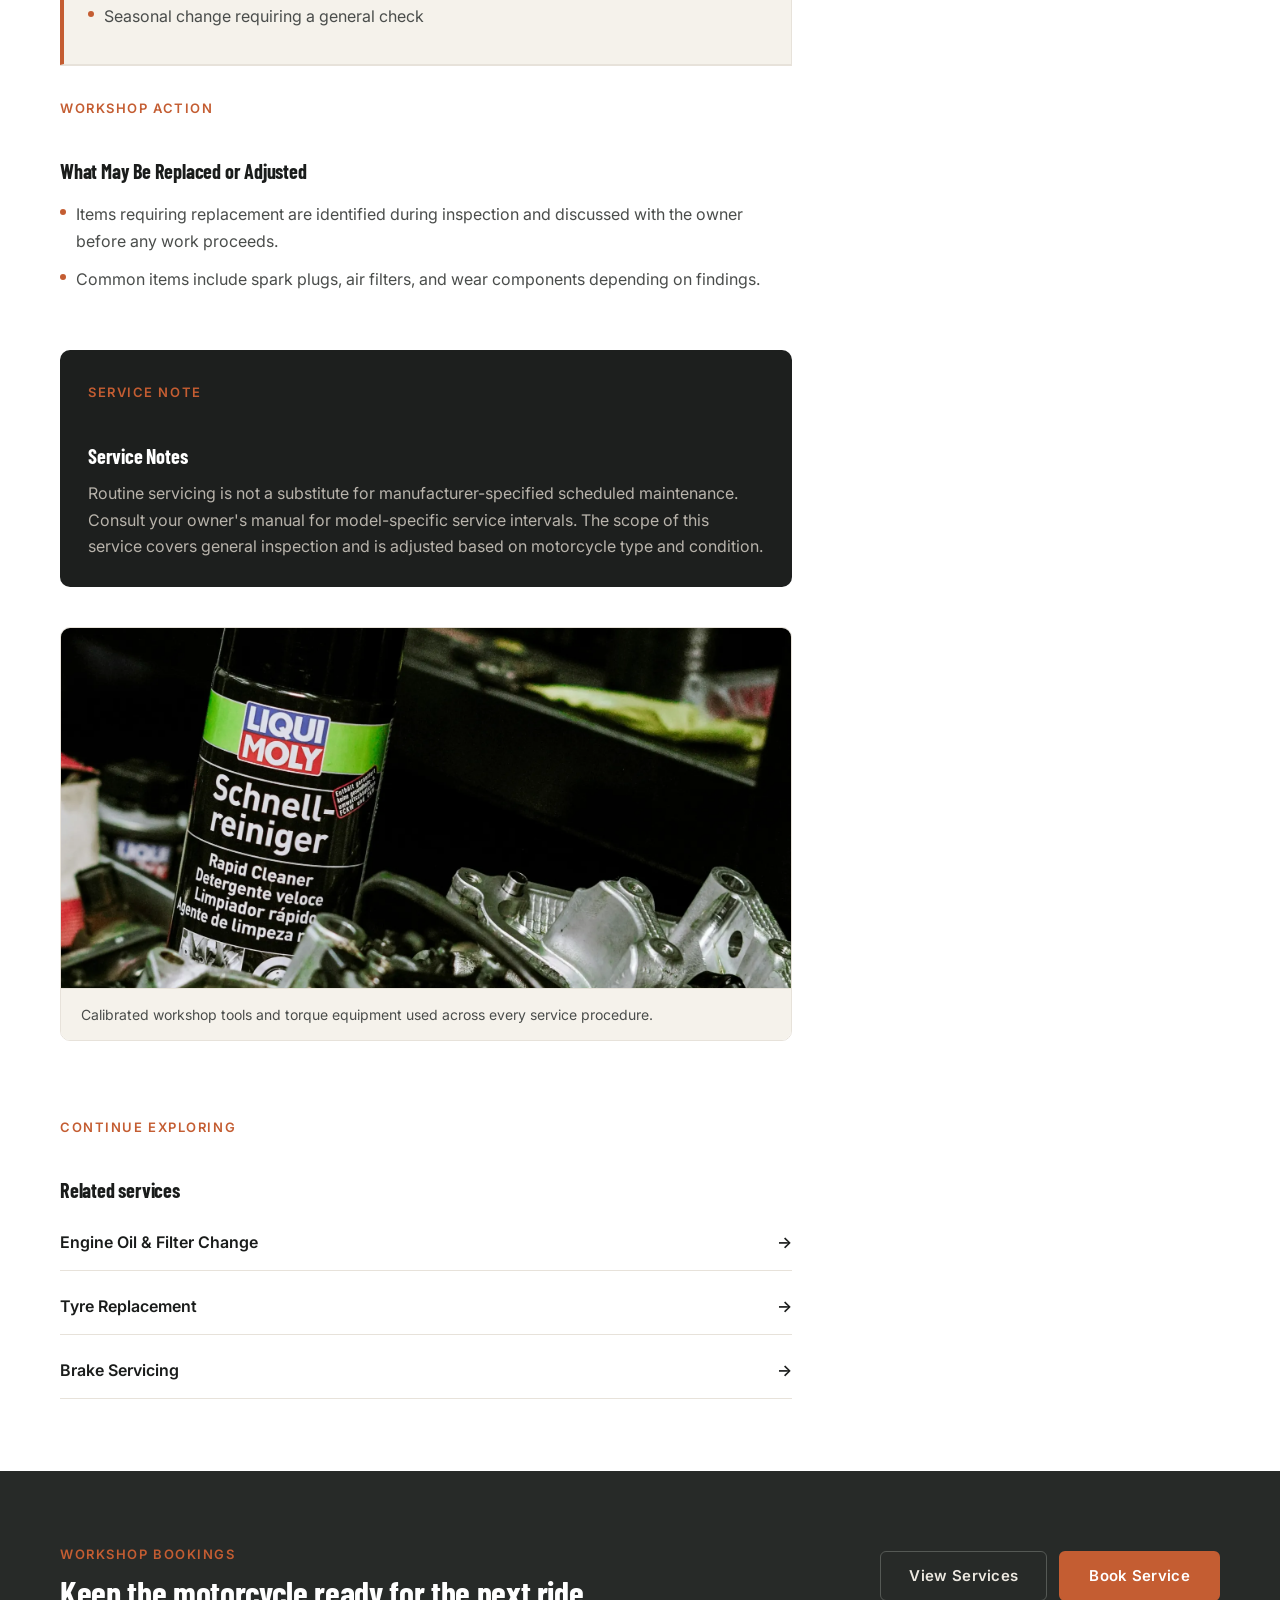
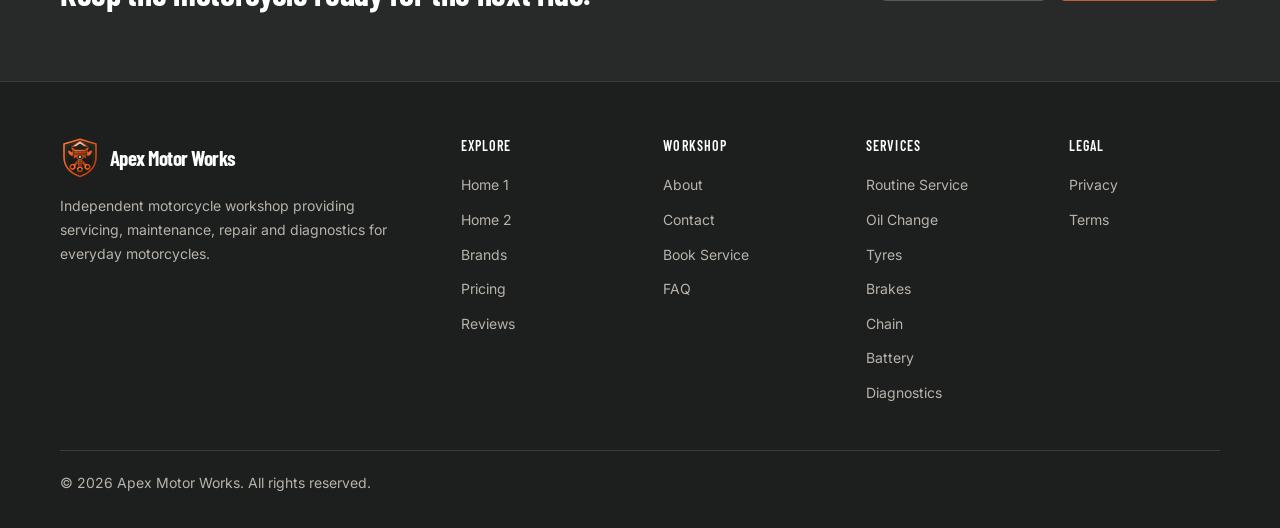
<file: pages/service-details.html>
<!DOCTYPE html>
<html lang="en" dir="ltr" data-theme="light">
<head>
  <meta charset="UTF-8">
  <meta name="viewport" content="width=device-width, initial-scale=1.0">
  <meta name="theme-color" content="#171815">
  <link rel="icon" href="../assets/brand/favicon.svg" type="image/svg+xml">
  <link rel="apple-touch-icon" href="../assets/brand/apple-touch-icon.png">
  <link rel="manifest" href="../assets/brand/site.webmanifest">
  <title>Service Details — Apex Motor Works</title>
  <meta name="description" content="Detailed workshop scope, inspection checklists, signs needed, and maintenance notes for our professional motorcycle services.">
  <link rel="stylesheet" href="../assets/css/style.css?v=20261007">
  <link rel="stylesheet" href="../assets/css/dark-mode.css?v=20261007">
  <link rel="stylesheet" href="../assets/css/rtl.css?v=20261007">
</head>
<body class="page-service-detail">
  <a href="#main" class="skip-link">Skip to main content</a>

  <!-- NAVBAR -->
  <header class="navbar" role="banner">
    <div class="navbar__inner">
      <a href="../index.html" class="navbar__brand" aria-label="Apex Motor Works Home">
        <img class="navbar__brand-icon" src="../assets/brand/logo-mark.svg" alt="" width="48" height="48">
        <div class="navbar__brand-text">Apex Motor Works</div>
      </a>
      <nav class="navbar__nav" aria-label="Main navigation">
        <div class="nav-home">
          <button class="navbar__link nav-home__trigger" type="button" aria-expanded="false" aria-haspopup="true" aria-controls="homeVariants"><span>Home</span><svg aria-hidden="true" viewBox="0 0 16 16"><path d="m4 6 4 4 4-4" fill="none" stroke="currentColor" stroke-width="1.75" stroke-linecap="round" stroke-linejoin="round"/></svg></button>
          <div class="nav-home__menu" id="homeVariants"><a href="../index.html"><span>01</span> Home 1</a><a href="home2.html"><span>02</span> Home 2</a></div>
        </div>
        <a href="about.html" class="navbar__link">About</a>
        <a href="services.html" class="navbar__link" aria-current="page">Services</a>
        <a href="brands.html" class="navbar__link">Brands</a>
        <a href="pricing.html" class="navbar__link">Pricing</a>
        <a href="reviews.html" class="navbar__link">Reviews</a>
        <a href="contact.html" class="navbar__link">Contact</a>
      </nav>
      <div class="navbar__actions">
        <button class="navbar__toggle-btn" data-theme-toggle aria-label="Switch to dark mode" aria-pressed="false">
          <svg class="icon-sun" viewBox="0 0 24 24" fill="none" stroke="currentColor" stroke-width="2" stroke-linecap="round" stroke-linejoin="round"><circle cx="12" cy="12" r="5"/><line x1="12" y1="1" x2="12" y2="3"/><line x1="12" y1="21" x2="12" y2="23"/><line x1="4.22" y1="4.22" x2="5.64" y2="5.64"/><line x1="18.36" y1="18.36" x2="19.78" y2="19.78"/><line x1="1" y1="12" x2="3" y2="12"/><line x1="21" y1="12" x2="23" y2="12"/><line x1="4.22" y1="19.78" x2="5.64" y2="18.36"/><line x1="18.36" y1="5.64" x2="19.78" y2="4.22"/></svg>
          <svg class="icon-moon" viewBox="0 0 24 24" fill="none" stroke="currentColor" stroke-width="2" stroke-linecap="round" stroke-linejoin="round"><path d="M21 12.79A9 9 0 1 1 11.21 3 7 7 0 0 0 21 12.79z"/></svg>
        </button>
        <button class="navbar__toggle-btn" data-rtl-toggle aria-label="Switch to RTL" aria-pressed="false"><span class="rtl-label">RTL</span></button>
        <a href="contact.html#booking" class="btn btn--primary btn--sm navbar__cta">Book Service</a>
        <button class="navbar__hamburger" id="hamburgerBtn" aria-label="Open menu" aria-expanded="false" aria-controls="mobileDrawer">
          <svg viewBox="0 0 24 24" fill="none" stroke="currentColor" stroke-width="2" stroke-linecap="round"><line x1="3" y1="6" x2="21" y2="6"/><line x1="3" y1="12" x2="21" y2="12"/><line x1="3" y1="18" x2="21" y2="18"/></svg>
        </button>
      </div>
    </div>
  </header>

  <!-- Mobile Drawer -->
  <div class="drawer-overlay" id="drawerOverlay"></div>
  <aside class="drawer" id="mobileDrawer" aria-label="Mobile navigation" aria-hidden="true" inert>
    <div class="drawer__header">
      <a href="../index.html" class="drawer__brand" aria-label="Apex Motor Works Home">
        <img class="drawer__brand-mark" src="../assets/brand/logo-mark.svg" alt="" width="42" height="42">
        <span>Apex Motor Works</span>
      </a>

      <button class="drawer__close" id="drawerCloseBtn" aria-label="Close menu"><svg viewBox="0 0 24 24" fill="none" stroke="currentColor" stroke-width="2" stroke-linecap="round"><line x1="18" y1="6" x2="6" y2="18"/><line x1="6" y1="6" x2="18" y2="18"/></svg></button>
    </div>
    <nav class="drawer__nav" aria-label="Mobile navigation links">
      <a href="../index.html" class="drawer__link">Home 1</a>
      <a href="home2.html" class="drawer__link">Home 2</a>
      <a href="about.html" class="drawer__link">About</a>
      <a href="services.html" class="drawer__link" aria-current="page">Services</a>
      <a href="brands.html" class="drawer__link">Brands</a>
      <a href="pricing.html" class="drawer__link">Pricing</a>
      <a href="reviews.html" class="drawer__link">Reviews</a>
      <a href="contact.html" class="drawer__link">Contact</a>
      <div class="drawer__divider"></div>
      <a href="faq.html" class="drawer__link">FAQ</a>
    </nav>
    <div class="drawer__footer">
      <div class="drawer__controls">
        <button class="navbar__toggle-btn" data-theme-toggle aria-label="Toggle theme">
          <svg class="icon-sun" width="16" height="16" viewBox="0 0 24 24" fill="none" stroke="currentColor" stroke-width="2" stroke-linecap="round" stroke-linejoin="round"><circle cx="12" cy="12" r="5"/><line x1="12" y1="1" x2="12" y2="3"/><line x1="12" y1="21" x2="12" y2="23"/><line x1="4.22" y1="4.22" x2="5.64" y2="5.64"/><line x1="18.36" y1="18.36" x2="19.78" y2="19.78"/><line x1="1" y1="12" x2="3" y2="12"/><line x1="21" y1="12" x2="23" y2="12"/><line x1="4.22" y1="19.78" x2="5.64" y2="18.36"/><line x1="18.36" y1="5.64" x2="19.78" y2="4.22"/></svg>
          <svg class="icon-moon" width="16" height="16" viewBox="0 0 24 24" fill="none" stroke="currentColor" stroke-width="2" stroke-linecap="round" stroke-linejoin="round"><path d="M21 12.79A9 9 0 1 1 11.21 3 7 7 0 0 0 21 12.79z"/></svg>
          Theme
        </button>
        <button class="navbar__toggle-btn" data-rtl-toggle aria-label="Toggle RTL">
          <span class="rtl-label">RTL</span> Direction
        </button>
      </div>
      <a href="contact.html#booking" class="btn btn--primary drawer__cta">Book Service</a>
    </div>
  </aside>

  <main id="main">
    <!-- PAGE HERO -->
    <section class="page-hero">
      <div class="container">
        <div class="page-hero__content">
          <p class="eyebrow">Service Scope &amp; Checklist</p>
          <h1 class="page-hero__title">Routine Servicing</h1>
          <p class="page-hero__desc">A general inspection and maintenance session designed to keep your motorcycle running smoothly between major services. Our technicians methodically work through the key systems of your motorcycle to identify wear, leaks, or developing faults early.</p>
          <div class="page-hero__actions">
            <a href="services.html" class="btn btn--secondary btn--sm">&larr; Back to Services</a>
            <a href="contact.html#booking" class="btn btn--primary btn--sm">Book This Service</a>
          </div>
        </div>
      </div>
    </section>

    <!-- SERVICE DETAIL SECTION -->
    <section class="section">
      <div class="container">
        <div class="service-detail-content">
          <!-- MAIN CONTENT -->
          <div class="service-detail-main" id="serviceDetailContent">
            <figure class="service-detail-visual">
              <img src="../assets/images/detail-routine.webp" alt="Technician servicing a motorcycle on a hydraulic scissor lift in an authorized service center" width="1800" height="1201" loading="lazy">
            </figure>
            <h2>What Is Checked</h2>
            <ul>
              <li>Basic fluid levels inspection (engine oil, brake fluid, coolant where applicable)</li>
              <li>Fastener and bolt torque check on high-stress chassis points</li>
              <li>Tyre tread depth, profile condition, and cold tyre inflation pressure</li>
              <li>Front and rear brake pad wear, rotor condition, and lever/pedal travel</li>
              <li>Drive chain tension, alignment, sprocket tooth wear, and lubrication</li>
              <li>Battery terminal condition, voltage check, and charging response</li>
              <li>General condition inspection: fork seals, suspension movement, and wheel bearings</li>
              <li>Full lighting and signal inspection (headlamp, brake light, indicators, horn)</li>
              <li>Throttle and clutch cable free-play and smooth operation</li>
            </ul>

            <h2>Typical Signs This Service May Be Needed</h2>
            <ul>
              <li>Motorcycle has reached its general service mileage or time interval</li>
              <li>Subtle changes in handling, braking feel, or chain drive response</li>
              <li>Preparing for an upcoming long road trip, commute cycle, or seasonal start</li>
              <li>Bike has been stored or ridden through harsh weather conditions</li>
            </ul>

            <h2>What May Be Replaced or Adjusted</h2>
            <ul>
              <li>Items requiring replacement are identified during inspection and discussed with the owner before any work proceeds.</li>
              <li>Common adjustments include chain slack, clutch cable free play, tyre pressures, and throttle cable play.</li>
              <li>Replacement items such as spark plugs, oil filter, air filter, or brake pads are quoted before fitment.</li>
            </ul>

            <h2>Service &amp; Inspection Notes</h2>
            <p>Routine servicing is a general physical inspection and adjustment procedure. It is not a substitute for manufacturer-specified maintenance intervals. Findings, proposed work and parts should be discussed before the service scope is finalized. Completion time depends on motorcycle condition and parts availability.</p>

            <div class="service-detail-assurance">
              <figure class="service-detail-assurance__figure">
                <img src="../assets/images/about-tools.webp" alt="Workshop workbench with specialized motorcycle tools and torque equipment" width="1200" height="800" loading="lazy">
                <figcaption>Calibrated workshop tools and torque equipment used across every service procedure.</figcaption>
              </figure>
            </div>

            <div class="service-help">
              <h3>Have questions about your motorcycle?</h3>
              <p>Prepare a service request with the motorcycle details and symptoms. The workshop can review the request and confirm the next step.</p>
              <a href="contact.html#booking" class="btn btn--primary">Book Service Appointment</a>
            </div>
          </div>

          <!-- SIDEBAR -->
          <aside class="service-detail-sidebar">
            <div class="sidebar-card">
              <h3 class="sidebar-card__title">All Workshop Services</h3>
              <a href="service-details.html?service=routine-servicing" class="sidebar-service-link active">
                <span>Routine Servicing</span>
                <span class="arrow">&rarr;</span>
              </a>
              <a href="service-details.html?service=oil-filter" class="sidebar-service-link">
                <span>Engine Oil &amp; Filter</span>
                <span class="arrow">&rarr;</span>
              </a>
              <a href="service-details.html?service=tyre-replacement" class="sidebar-service-link">
                <span>Tyre Replacement</span>
                <span class="arrow">&rarr;</span>
              </a>
              <a href="service-details.html?service=brake-servicing" class="sidebar-service-link">
                <span>Brake Servicing</span>
                <span class="arrow">&rarr;</span>
              </a>
              <a href="service-details.html?service=chain-service" class="sidebar-service-link">
                <span>Chain Adjustment &amp; Lube</span>
                <span class="arrow">&rarr;</span>
              </a>
              <a href="service-details.html?service=battery-service" class="sidebar-service-link">
                <span>Battery Testing &amp; Service</span>
                <span class="arrow">&rarr;</span>
              </a>
              <a href="service-details.html?service=diagnostics" class="sidebar-service-link">
                <span>Diagnostics &amp; Electrical</span>
                <span class="arrow">&rarr;</span>
              </a>
            </div>

            <div class="sidebar-card">
              <h3 class="sidebar-card__title">Visit Planning</h3>
              <p class="sidebar-card__copy">
                Workshop availability and drop-off windows are confirmed with each service request.
              </p>
              <p class="sidebar-card__copy sidebar-card__copy--muted">
                Wait for the workshop to confirm the location, preferred time and arrival instructions before travelling.
              </p>
              <a href="contact.html#booking" class="btn btn--primary btn--sm btn--full">Request Appointment</a>
            </div>

            <div class="sidebar-card sidebar-card--accent">
              <h3 class="sidebar-card__title sidebar-card__title--small">Estimate the actual scope</h3>
              <p class="sidebar-card__copy sidebar-card__copy--flush">
                Findings, parts and additional repairs should be included in an estimate and agreed before the scope changes.
              </p>
            </div>
          </aside>
        </div>
      </div>
    </section>

    <!-- SHARED FINAL CTA -->
  </main>

  <!-- FOOTER -->
  <footer class="footer" id="site-footer" role="contentinfo">
    <div class="footer__action">
      <div class="container footer__action-inner">
        <div>
          <p class="eyebrow">Workshop bookings</p>
          <h2>Keep the motorcycle ready for the next ride.</h2>
        </div>
        <div class="footer__action-links">
          <a href="services.html" class="btn btn--footer-secondary">View Services</a>
          <a href="contact.html#booking" class="btn btn--primary">Book Service</a>
        </div>
      </div>
    </div>
    <div class="container">
      <div class="footer__grid">
        <div class="footer__brand-area">
          <a href="../index.html" class="navbar__brand" aria-label="Apex Motor Works Home">
            <img class="navbar__brand-icon" src="../assets/brand/logo-mark.svg" alt="" width="48" height="48">
            <span class="navbar__brand-text">Apex Motor Works</span>
          </a>
          <p class="footer__brand-desc">Independent motorcycle workshop providing servicing, maintenance, repair and diagnostics for everyday motorcycles.</p>
        </div>
        <div>
          <h4 class="footer__col-title">Explore</h4>
          <a href="../index.html" class="footer__link">Home 1</a>
          <a href="home2.html" class="footer__link">Home 2</a>
          <a href="brands.html" class="footer__link">Brands</a>
          <a href="pricing.html" class="footer__link">Pricing</a>
          <a href="reviews.html" class="footer__link">Reviews</a>
        </div>
        <div>
          <h4 class="footer__col-title">Workshop</h4>
          <a href="about.html" class="footer__link">About</a>
          <a href="contact.html" class="footer__link">Contact</a>
          <a href="contact.html#booking" class="footer__link">Book Service</a>
          <a href="faq.html" class="footer__link">FAQ</a>
        </div>
        <div>
          <h4 class="footer__col-title">Services</h4>
          <a href="service-details.html?service=routine-servicing" class="footer__link">Routine Service</a>
          <a href="service-details.html?service=oil-filter" class="footer__link">Oil Change</a>
          <a href="service-details.html?service=tyre-replacement" class="footer__link">Tyres</a>
          <a href="service-details.html?service=brake-servicing" class="footer__link">Brakes</a>
          <a href="service-details.html?service=chain-service" class="footer__link">Chain</a>
          <a href="service-details.html?service=battery-service" class="footer__link">Battery</a>
          <a href="service-details.html?service=diagnostics" class="footer__link">Diagnostics</a>
        </div>
        <div class="footer__legal">
          <h4 class="footer__col-title">Legal</h4>
          <a href="privacy.html" class="footer__link">Privacy</a>
          <a href="terms.html" class="footer__link">Terms</a>
        </div>
      </div>
      <div class="footer__bottom">
        <p class="footer__copy">&copy; <span data-current-year>2026</span> Apex Motor Works. All rights reserved.</p>
        <button class="btn--back-to-top" id="backToTop" aria-label="Back to top"><svg viewBox="0 0 24 24" fill="none" stroke="currentColor" stroke-width="2" stroke-linecap="round" stroke-linejoin="round"><polyline points="18 15 12 9 6 15"/></svg></button>
      </div>
    </div>
  </footer>


  <script src="../assets/js/main.js?v=20261007"></script>
</body>
</html>
</file>
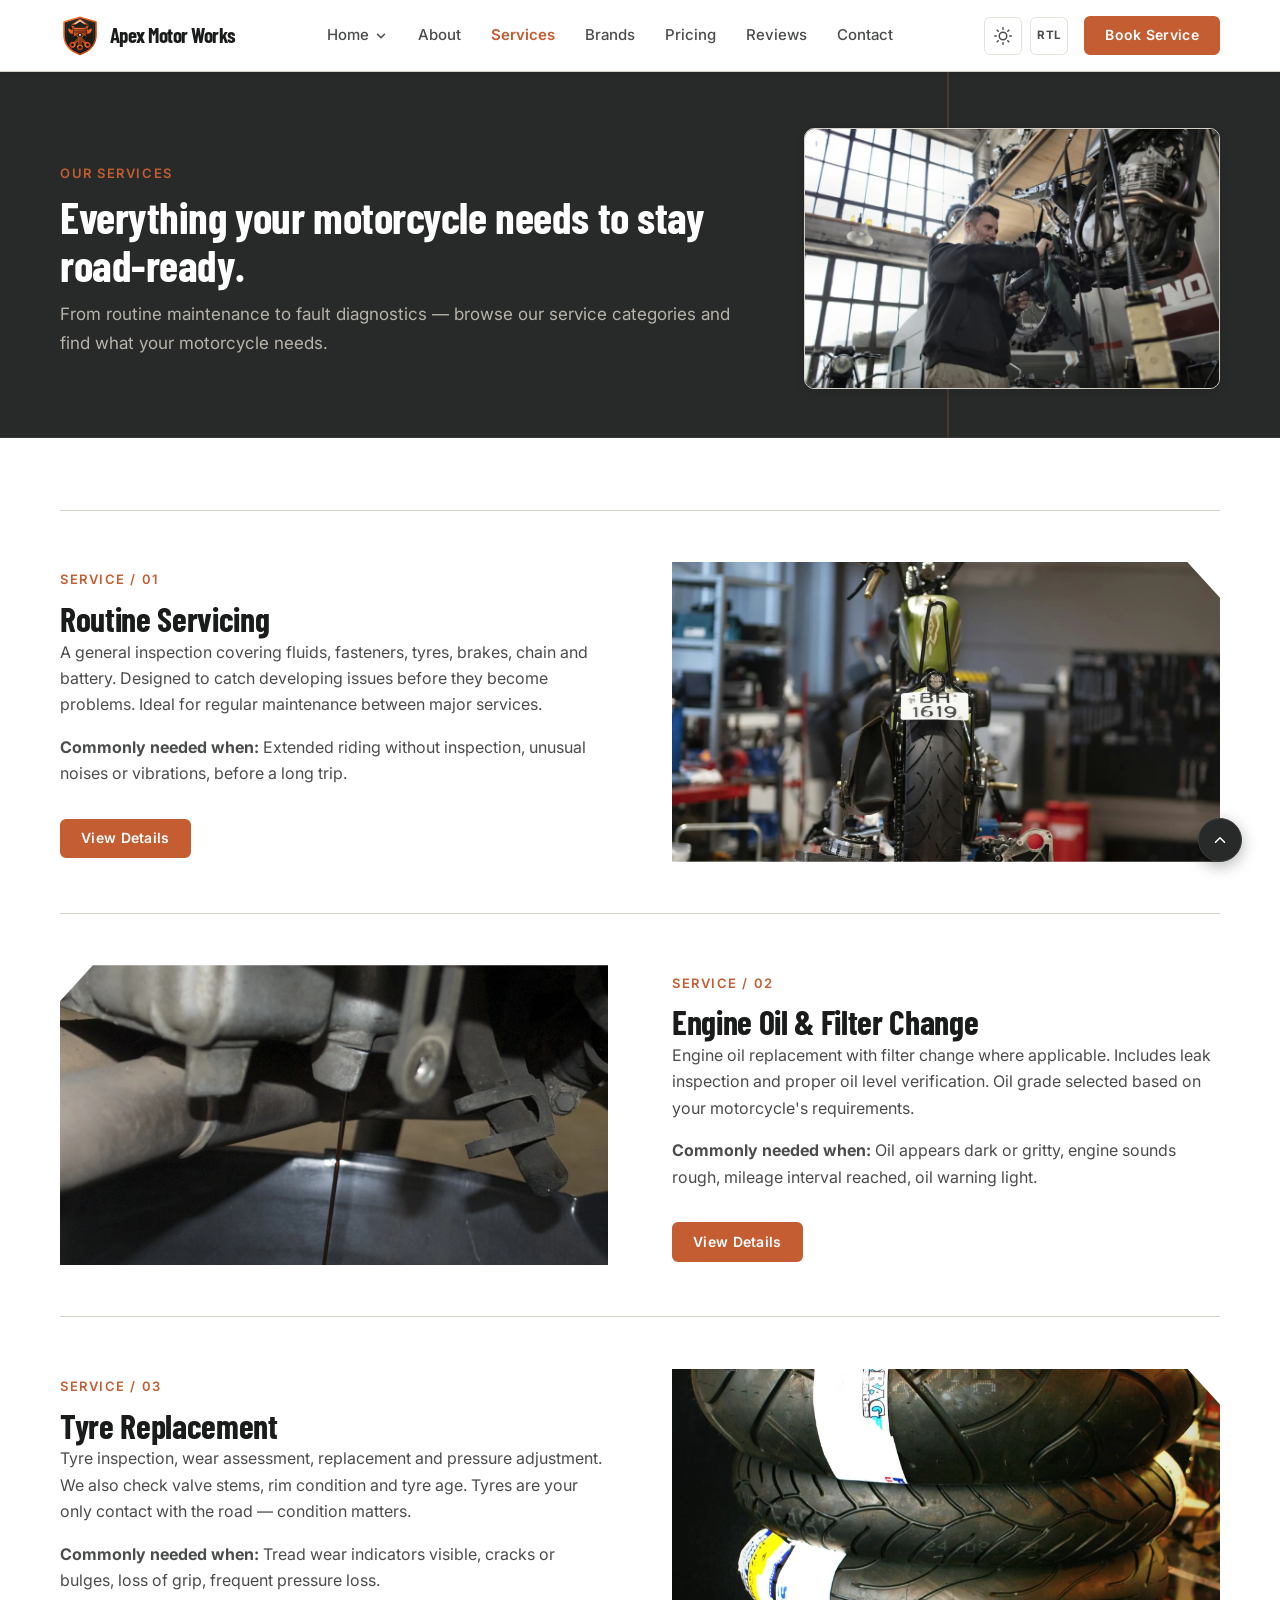
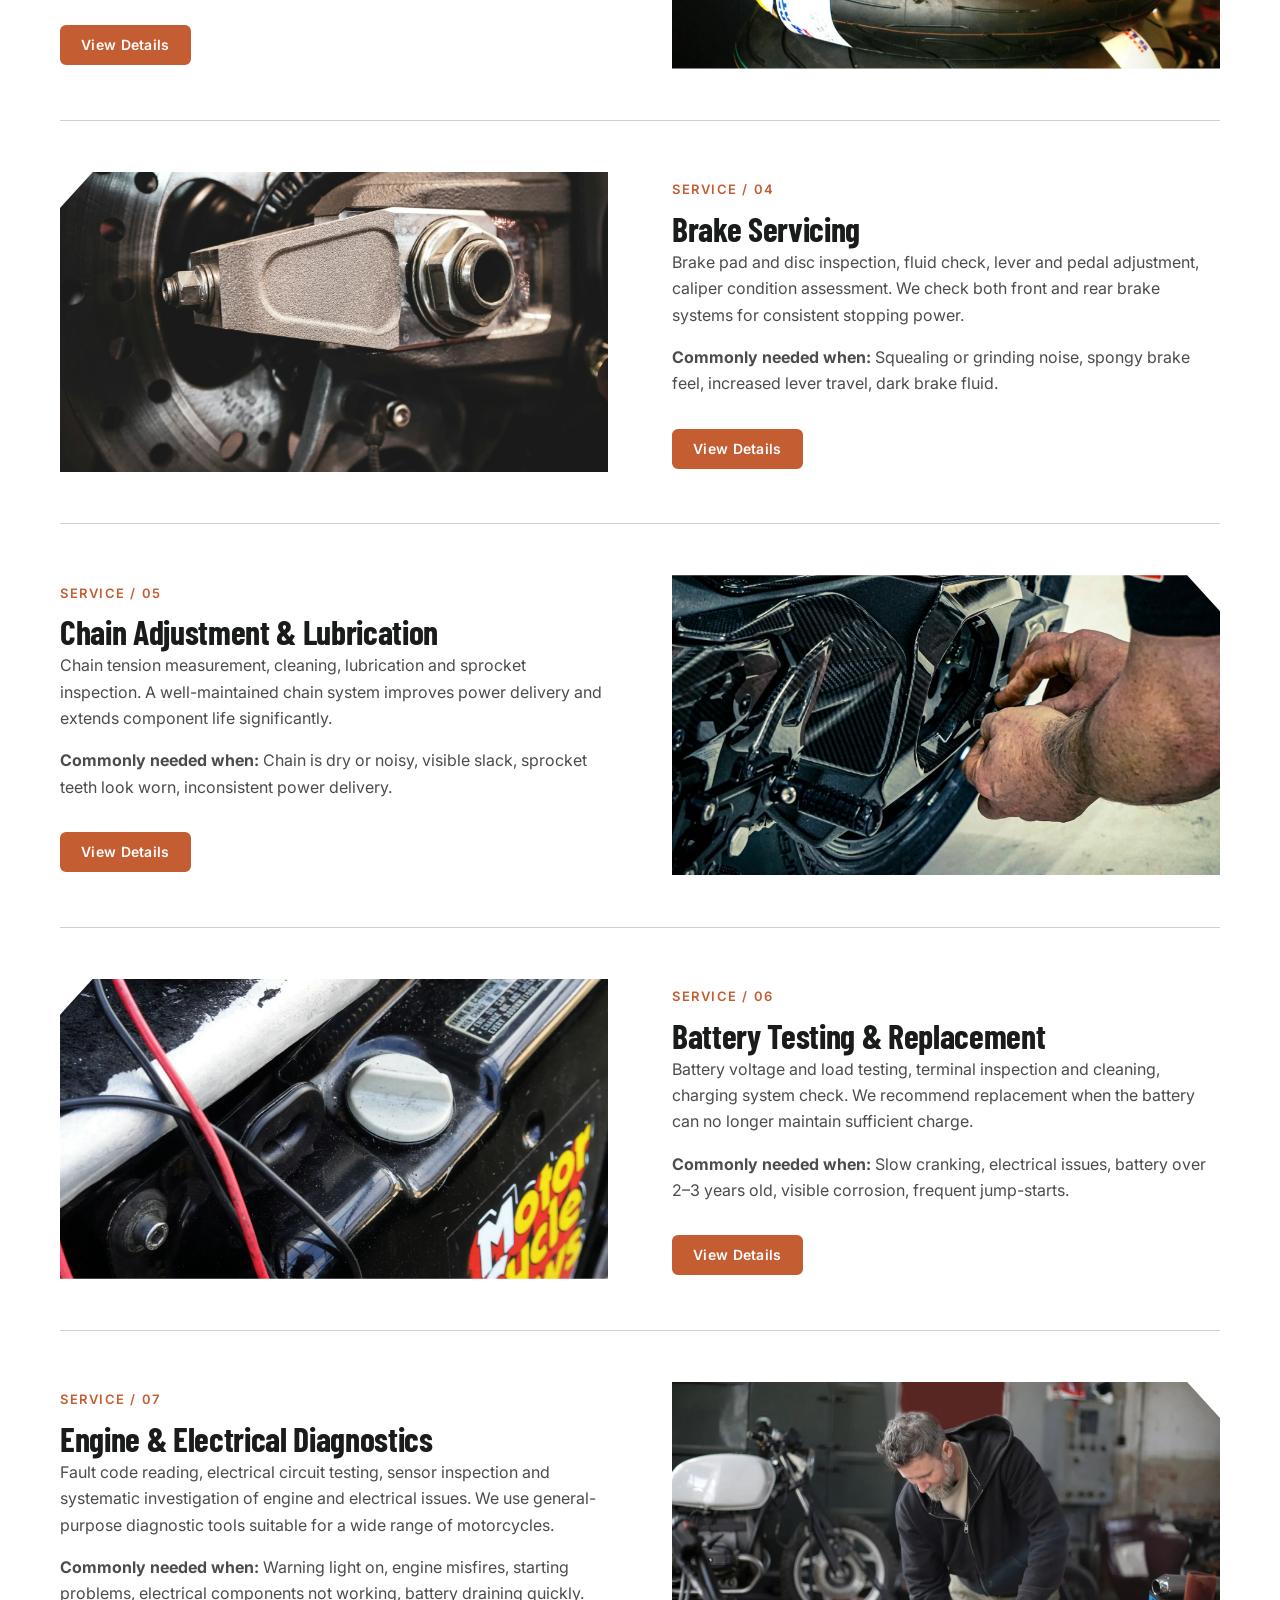
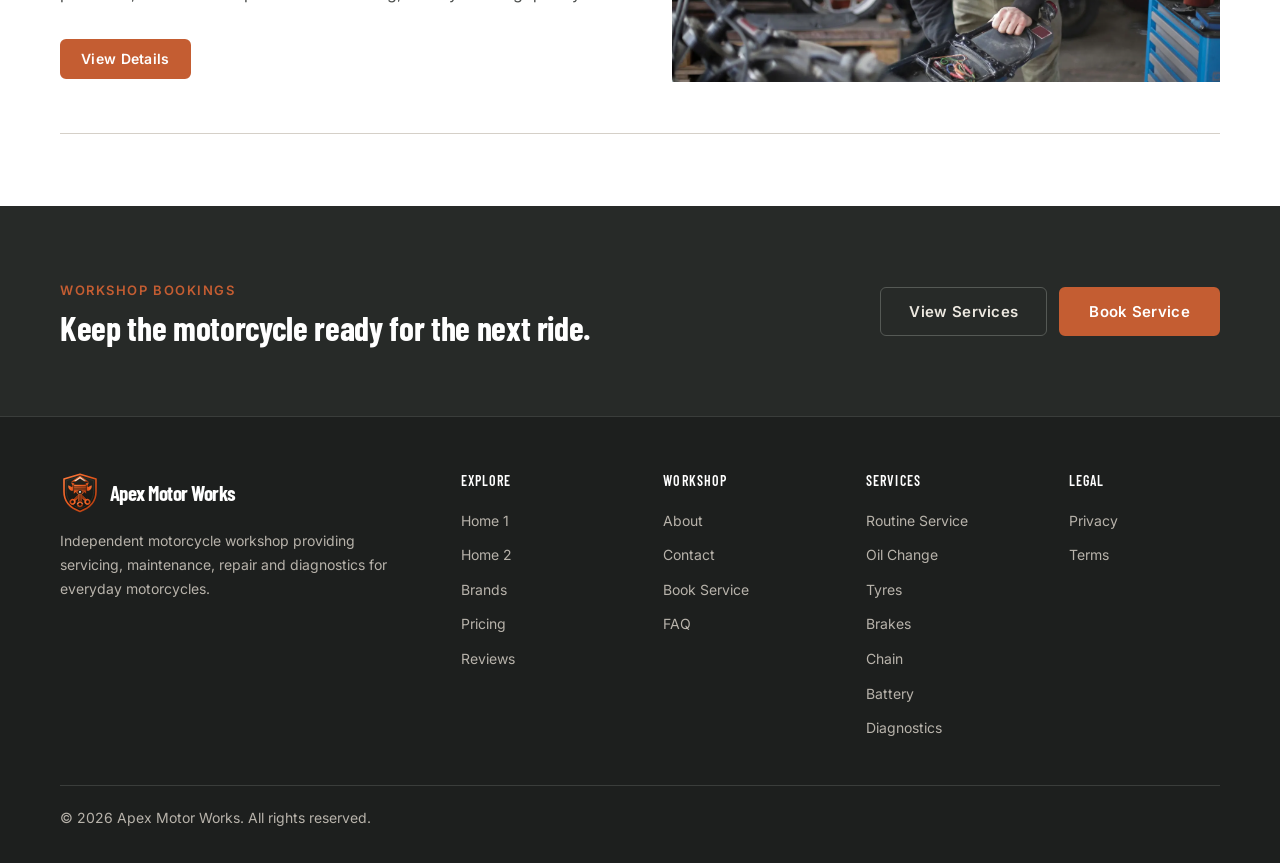
<file: pages/services.html>
<!DOCTYPE html>
<html lang="en" dir="ltr" data-theme="light">
<head>
  <meta charset="UTF-8">
  <meta name="viewport" content="width=device-width, initial-scale=1.0">
  <meta name="theme-color" content="#171815">
  <link rel="icon" href="../assets/brand/favicon.svg" type="image/svg+xml">
  <link rel="apple-touch-icon" href="../assets/brand/apple-touch-icon.png">
  <link rel="manifest" href="../assets/brand/site.webmanifest">
  <title>Services — Apex Motor Works</title>
  <meta name="description" content="Complete motorcycle service catalogue — routine servicing, oil changes, tyre replacement, brake service, chain maintenance, battery testing and engine diagnostics.">
  <link rel="stylesheet" href="../assets/css/style.css?v=20261007">
  <link rel="stylesheet" href="../assets/css/dark-mode.css?v=20261007">
  <link rel="stylesheet" href="../assets/css/rtl.css?v=20261007">
</head>
<body class="page-services">
  <a href="#main" class="skip-link">Skip to main content</a>
  <header class="navbar" role="banner"><div class="navbar__inner"><a href="../index.html" class="navbar__brand" aria-label="Apex Motor Works Home"><img class="navbar__brand-icon" src="../assets/brand/logo-mark.svg" alt="" width="48" height="48"><div class="navbar__brand-text">Apex Motor Works</div></a><nav class="navbar__nav" aria-label="Main navigation"><div class="nav-home"><button class="navbar__link nav-home__trigger" type="button" aria-expanded="false" aria-haspopup="true" aria-controls="homeVariants"><span>Home</span><svg aria-hidden="true" viewBox="0 0 16 16"><path d="m4 6 4 4 4-4" fill="none" stroke="currentColor" stroke-width="1.75" stroke-linecap="round" stroke-linejoin="round"/></svg></button><div class="nav-home__menu" id="homeVariants"><a href="../index.html"><span>01</span> Home 1</a><a href="home2.html"><span>02</span> Home 2</a></div></div><a href="about.html" class="navbar__link">About</a><a href="services.html" class="navbar__link" aria-current="page">Services</a><a href="brands.html" class="navbar__link">Brands</a><a href="pricing.html" class="navbar__link">Pricing</a><a href="reviews.html" class="navbar__link">Reviews</a><a href="contact.html" class="navbar__link">Contact</a></nav><div class="navbar__actions"><button class="navbar__toggle-btn" data-theme-toggle aria-label="Switch to dark mode" aria-pressed="false"><svg class="icon-sun" viewBox="0 0 24 24" fill="none" stroke="currentColor" stroke-width="2" stroke-linecap="round" stroke-linejoin="round"><circle cx="12" cy="12" r="5"/><line x1="12" y1="1" x2="12" y2="3"/><line x1="12" y1="21" x2="12" y2="23"/><line x1="4.22" y1="4.22" x2="5.64" y2="5.64"/><line x1="18.36" y1="18.36" x2="19.78" y2="19.78"/><line x1="1" y1="12" x2="3" y2="12"/><line x1="21" y1="12" x2="23" y2="12"/><line x1="4.22" y1="19.78" x2="5.64" y2="18.36"/><line x1="18.36" y1="5.64" x2="19.78" y2="4.22"/></svg><svg class="icon-moon" viewBox="0 0 24 24" fill="none" stroke="currentColor" stroke-width="2" stroke-linecap="round" stroke-linejoin="round"><path d="M21 12.79A9 9 0 1 1 11.21 3 7 7 0 0 0 21 12.79z"/></svg></button><button class="navbar__toggle-btn" data-rtl-toggle aria-label="Switch to RTL" aria-pressed="false"><span class="rtl-label">RTL</span></button><a href="contact.html#booking" class="btn btn--primary btn--sm navbar__cta">Book Service</a><button class="navbar__hamburger" id="hamburgerBtn" aria-label="Open menu" aria-expanded="false" aria-controls="mobileDrawer"><svg viewBox="0 0 24 24" fill="none" stroke="currentColor" stroke-width="2" stroke-linecap="round"><line x1="3" y1="6" x2="21" y2="6"/><line x1="3" y1="12" x2="21" y2="12"/><line x1="3" y1="18" x2="21" y2="18"/></svg></button></div></div></header>
  <div class="drawer-overlay" id="drawerOverlay"></div>
  <aside class="drawer" id="mobileDrawer" aria-label="Mobile navigation" aria-hidden="true" inert><div class="drawer__header">
      <a href="../index.html" class="drawer__brand" aria-label="Apex Motor Works Home">
        <img class="drawer__brand-mark" src="../assets/brand/logo-mark.svg" alt="" width="42" height="42">
        <span>Apex Motor Works</span>
      </a>
<button class="drawer__close" id="drawerCloseBtn" aria-label="Close menu"><svg viewBox="0 0 24 24" fill="none" stroke="currentColor" stroke-width="2" stroke-linecap="round"><line x1="18" y1="6" x2="6" y2="18"/><line x1="6" y1="6" x2="18" y2="18"/></svg></button></div><nav class="drawer__nav" aria-label="Mobile navigation links"><a href="../index.html" class="drawer__link">Home 1</a><a href="home2.html" class="drawer__link">Home 2</a><a href="about.html" class="drawer__link">About</a><a href="services.html" class="drawer__link" aria-current="page">Services</a><a href="brands.html" class="drawer__link">Brands</a><a href="pricing.html" class="drawer__link">Pricing</a><a href="reviews.html" class="drawer__link">Reviews</a><a href="contact.html" class="drawer__link">Contact</a><div class="drawer__divider"></div><a href="faq.html" class="drawer__link">FAQ</a></nav><div class="drawer__footer"><div class="drawer__controls"><button class="navbar__toggle-btn" data-theme-toggle aria-label="Toggle theme"><svg class="icon-sun" width="16" height="16" viewBox="0 0 24 24" fill="none" stroke="currentColor" stroke-width="2" stroke-linecap="round" stroke-linejoin="round"><circle cx="12" cy="12" r="5"/><line x1="12" y1="1" x2="12" y2="3"/><line x1="12" y1="21" x2="12" y2="23"/><line x1="4.22" y1="4.22" x2="5.64" y2="5.64"/><line x1="18.36" y1="18.36" x2="19.78" y2="19.78"/><line x1="1" y1="12" x2="3" y2="12"/><line x1="21" y1="12" x2="23" y2="12"/><line x1="4.22" y1="19.78" x2="5.64" y2="18.36"/><line x1="18.36" y1="5.64" x2="19.78" y2="4.22"/></svg><svg class="icon-moon" width="16" height="16" viewBox="0 0 24 24" fill="none" stroke="currentColor" stroke-width="2" stroke-linecap="round" stroke-linejoin="round"><path d="M21 12.79A9 9 0 1 1 11.21 3 7 7 0 0 0 21 12.79z"/></svg> Theme</button><button class="navbar__toggle-btn" data-rtl-toggle aria-label="Toggle RTL"><span class="rtl-label">RTL</span> Direction</button></div><a href="contact.html#booking" class="btn btn--primary drawer__cta">Book Service</a></div></aside>

  <main id="main">
    <section class="page-hero page-hero--dark">
      <div class="container page-hero__grid">
        <div class="page-hero__content">
          <p class="eyebrow">Our Services</p>
          <h1 class="page-hero__title">Everything your motorcycle needs to stay road-ready.</h1>
          <p class="page-hero__desc">From routine maintenance to fault diagnostics — browse our service categories and find what your motorcycle needs.</p>
        </div>
        <div class="page-hero__image">
          <img src="../assets/images/lift-service.webp" alt="Motorcycle raised on hydraulic service lift in workshop bay" width="600" height="380" fetchpriority="high">
        </div>
      </div>
    </section>

    <section class="section">
      <div class="container">
        <!-- Service 1: Routine -->
        <div class="about-split service-entry reveal">
          <div>
            <p class="eyebrow">Service</p>
            <h2>Routine Servicing</h2>
            <p>A general inspection covering fluids, fasteners, tyres, brakes, chain and battery. Designed to catch developing issues before they become problems. Ideal for regular maintenance between major services.</p>
            <p><strong>Commonly needed when:</strong> Extended riding without inspection, unusual noises or vibrations, before a long trip.</p>
            <a href="service-details.html?service=routine-servicing" class="btn btn--primary btn--sm">View Details</a>
          </div>
          <div class="about-split__image">
            <img src="../assets/images/routine-service.webp" alt="Motorcycle positioned on a lift for routine workshop servicing" width="1800" height="2706" loading="lazy" decoding="async">
          </div>
        </div>

        <!-- Service 2: Oil -->
        <div class="about-split service-entry reveal">
          <div class="about-split__image">
            <img src="../assets/images/oil-service.webp" alt="Motorcycle engine oil draining from crankcase into workshop catch pan during service" width="1800" height="3200" loading="lazy" decoding="async">
          </div>
          <div>
            <p class="eyebrow">Service</p>
            <h2>Engine Oil &amp; Filter Change</h2>
            <p>Engine oil replacement with filter change where applicable. Includes leak inspection and proper oil level verification. Oil grade selected based on your motorcycle's requirements.</p>
            <p><strong>Commonly needed when:</strong> Oil appears dark or gritty, engine sounds rough, mileage interval reached, oil warning light.</p>
            <a href="service-details.html?service=oil-filter" class="btn btn--primary btn--sm">View Details</a>
          </div>
        </div>

        <!-- Service 3: Tyres -->
        <div class="about-split service-entry reveal">
          <div>
            <p class="eyebrow">Service</p>
            <h2>Tyre Replacement</h2>
            <p>Tyre inspection, wear assessment, replacement and pressure adjustment. We also check valve stems, rim condition and tyre age. Tyres are your only contact with the road — condition matters.</p>
            <p><strong>Commonly needed when:</strong> Tread wear indicators visible, cracks or bulges, loss of grip, frequent pressure loss.</p>
            <a href="service-details.html?service=tyre-replacement" class="btn btn--primary btn--sm">View Details</a>
          </div>
          <div class="about-split__image">
            <img src="../assets/images/tyre-service.webp" alt="Stack of new high-performance motorcycle street tyres with tread profiles in workshop showroom" width="1800" height="2400" loading="lazy" decoding="async">
          </div>
        </div>

        <!-- Service 4: Brakes -->
        <div class="about-split service-entry reveal">
          <div class="about-split__image">
            <img src="../assets/images/brake-service.webp" alt="Close view of a motorcycle rear brake disc, hub and caliper" width="1800" height="2700" loading="lazy" decoding="async">
          </div>
          <div>
            <p class="eyebrow">Service</p>
            <h2>Brake Servicing</h2>
            <p>Brake pad and disc inspection, fluid check, lever and pedal adjustment, caliper condition assessment. We check both front and rear brake systems for consistent stopping power.</p>
            <p><strong>Commonly needed when:</strong> Squealing or grinding noise, spongy brake feel, increased lever travel, dark brake fluid.</p>
            <a href="service-details.html?service=brake-servicing" class="btn btn--primary btn--sm">View Details</a>
          </div>
        </div>

        <!-- Service 5: Chain -->
        <div class="about-split service-entry reveal">
          <div>
            <p class="eyebrow">Service</p>
            <h2>Chain Adjustment &amp; Lubrication</h2>
            <p>Chain tension measurement, cleaning, lubrication and sprocket inspection. A well-maintained chain system improves power delivery and extends component life significantly.</p>
            <p><strong>Commonly needed when:</strong> Chain is dry or noisy, visible slack, sprocket teeth look worn, inconsistent power delivery.</p>
            <a href="service-details.html?service=chain-service" class="btn btn--primary btn--sm">View Details</a>
          </div>
          <div class="about-split__image">
            <img src="../assets/images/chain-service.webp" alt="Mechanic working by hand on a motorcycle chain and sprocket" width="1800" height="2700" loading="lazy" decoding="async">
          </div>
        </div>

        <!-- Service 6: Battery -->
        <div class="about-split service-entry reveal">
          <div class="about-split__image">
            <img src="../assets/images/battery-service.webp" alt="Multimeter probes connected to a motorcycle battery" width="1800" height="2400" loading="lazy" decoding="async">
          </div>
          <div>
            <p class="eyebrow">Service</p>
            <h2>Battery Testing &amp; Replacement</h2>
            <p>Battery voltage and load testing, terminal inspection and cleaning, charging system check. We recommend replacement when the battery can no longer maintain sufficient charge.</p>
            <p><strong>Commonly needed when:</strong> Slow cranking, electrical issues, battery over 2–3 years old, visible corrosion, frequent jump-starts.</p>
            <a href="service-details.html?service=battery-service" class="btn btn--primary btn--sm">View Details</a>
          </div>
        </div>

        <!-- Service 7: Diagnostics -->
        <div class="about-split service-entry reveal">
          <div>
            <p class="eyebrow">Service</p>
            <h2>Engine &amp; Electrical Diagnostics</h2>
            <p>Fault code reading, electrical circuit testing, sensor inspection and systematic investigation of engine and electrical issues. We use general-purpose diagnostic tools suitable for a wide range of motorcycles.</p>
            <p><strong>Commonly needed when:</strong> Warning light on, engine misfires, starting problems, electrical components not working, battery draining quickly.</p>
            <a href="service-details.html?service=diagnostics" class="btn btn--primary btn--sm">View Details</a>
          </div>
          <div class="about-split__image">
            <img src="../assets/images/diagnostics.webp" alt="Mechanic inspecting exposed motorcycle wiring during diagnosis" width="1800" height="1201" loading="lazy" decoding="async">
          </div>
        </div>
      </div>
    </section>

  </main>

  <footer class="footer" id="site-footer" role="contentinfo">
    <div class="footer__action">
      <div class="container footer__action-inner">
        <div>
          <p class="eyebrow">Workshop bookings</p>
          <h2>Keep the motorcycle ready for the next ride.</h2>
        </div>
        <div class="footer__action-links">
          <a href="services.html" class="btn btn--footer-secondary">View Services</a>
          <a href="contact.html#booking" class="btn btn--primary">Book Service</a>
        </div>
      </div>
    </div>
    <div class="container">
      <div class="footer__grid">
        <div class="footer__brand-area">
          <a href="../index.html" class="navbar__brand" aria-label="Apex Motor Works Home">
            <img class="navbar__brand-icon" src="../assets/brand/logo-mark.svg" alt="" width="48" height="48">
            <span class="navbar__brand-text">Apex Motor Works</span>
          </a>
          <p class="footer__brand-desc">Independent motorcycle workshop providing servicing, maintenance, repair and diagnostics for everyday motorcycles.</p>
        </div>
        <div>
          <h4 class="footer__col-title">Explore</h4>
          <a href="../index.html" class="footer__link">Home 1</a>
          <a href="home2.html" class="footer__link">Home 2</a>
          <a href="brands.html" class="footer__link">Brands</a>
          <a href="pricing.html" class="footer__link">Pricing</a>
          <a href="reviews.html" class="footer__link">Reviews</a>
        </div>
        <div>
          <h4 class="footer__col-title">Workshop</h4>
          <a href="about.html" class="footer__link">About</a>
          <a href="contact.html" class="footer__link">Contact</a>
          <a href="contact.html#booking" class="footer__link">Book Service</a>
          <a href="faq.html" class="footer__link">FAQ</a>
        </div>
        <div>
          <h4 class="footer__col-title">Services</h4>
          <a href="service-details.html?service=routine-servicing" class="footer__link">Routine Service</a>
          <a href="service-details.html?service=oil-filter" class="footer__link">Oil Change</a>
          <a href="service-details.html?service=tyre-replacement" class="footer__link">Tyres</a>
          <a href="service-details.html?service=brake-servicing" class="footer__link">Brakes</a>
          <a href="service-details.html?service=chain-service" class="footer__link">Chain</a>
          <a href="service-details.html?service=battery-service" class="footer__link">Battery</a>
          <a href="service-details.html?service=diagnostics" class="footer__link">Diagnostics</a>
        </div>
        <div class="footer__legal">
          <h4 class="footer__col-title">Legal</h4>
          <a href="privacy.html" class="footer__link">Privacy</a>
          <a href="terms.html" class="footer__link">Terms</a>
        </div>
      </div>
      <div class="footer__bottom">
        <p class="footer__copy">&copy; <span data-current-year>2026</span> Apex Motor Works. All rights reserved.</p>
        <button class="btn--back-to-top" id="backToTop" aria-label="Back to top"><svg viewBox="0 0 24 24" fill="none" stroke="currentColor" stroke-width="2" stroke-linecap="round" stroke-linejoin="round"><polyline points="18 15 12 9 6 15"/></svg></button>
      </div>
    </div>
  </footer>

  <script src="../assets/js/main.js?v=20261007"></script>
</body>
</html>
</file>
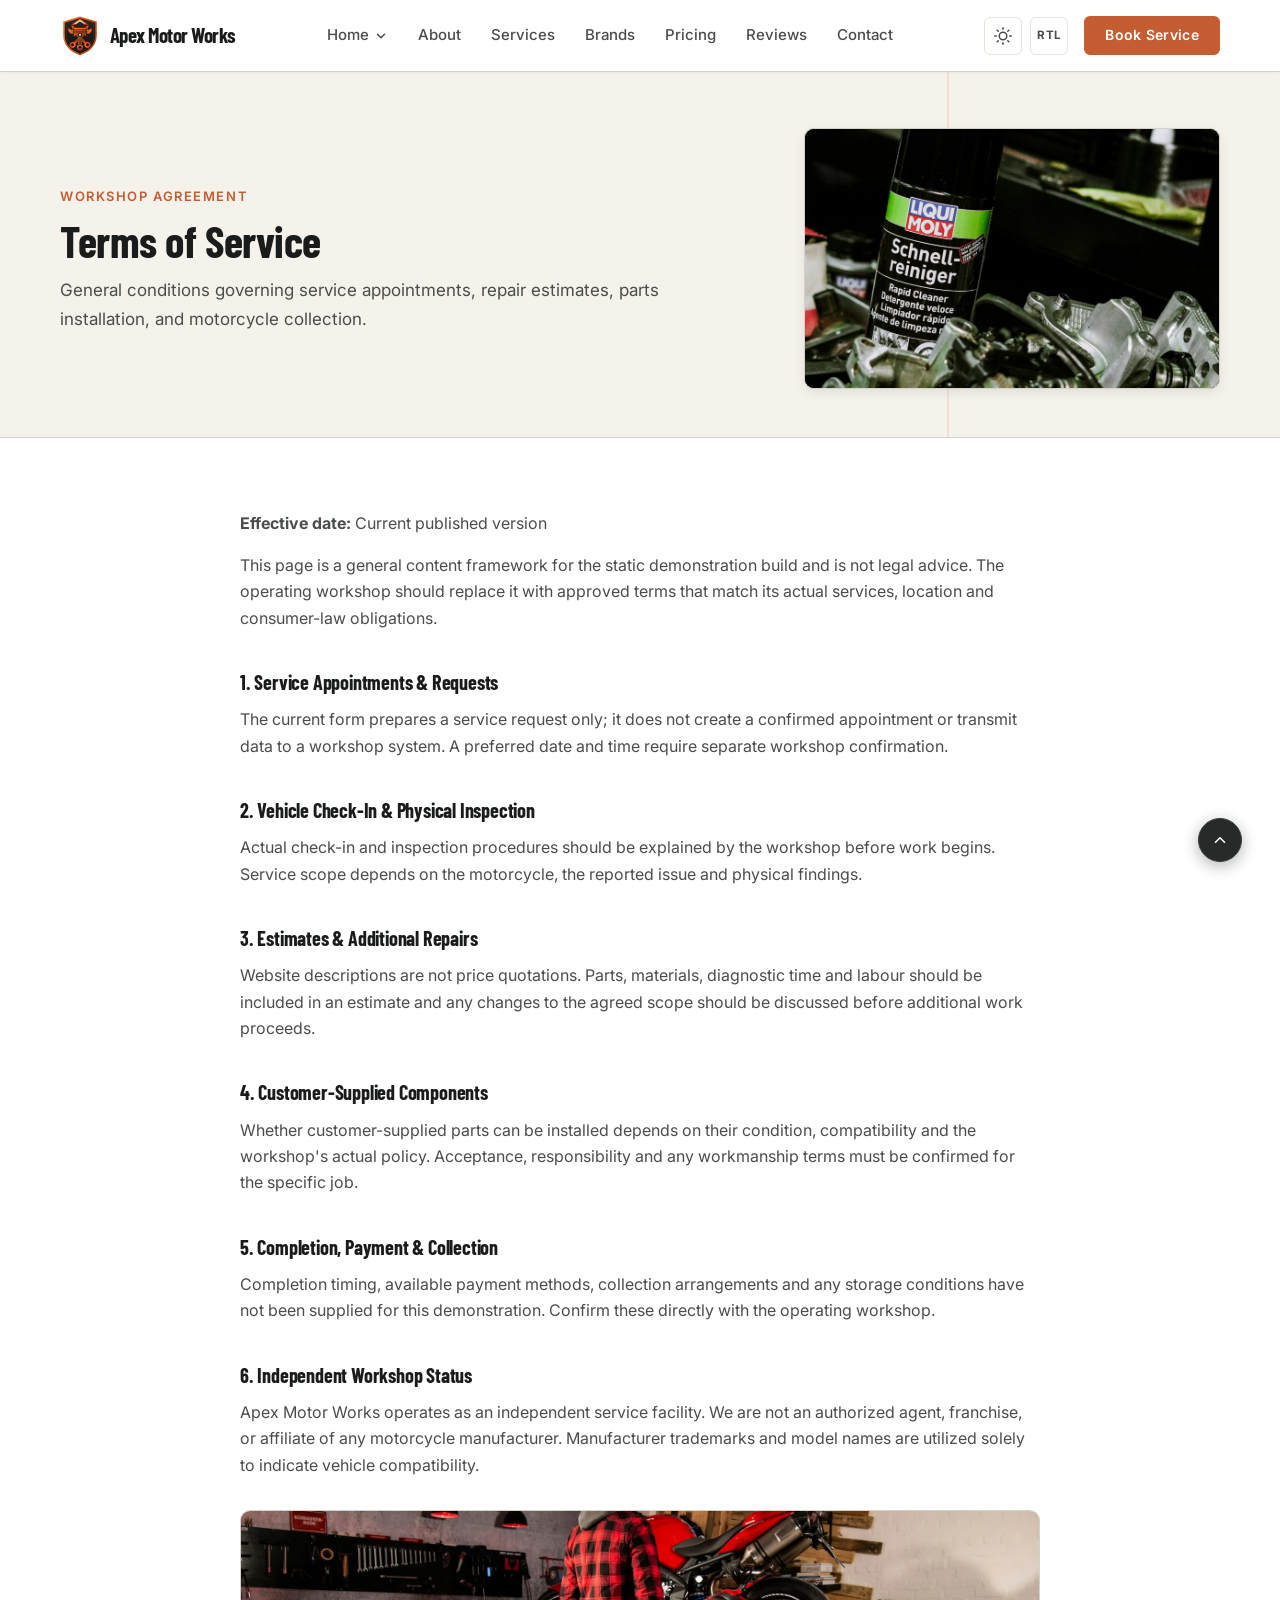
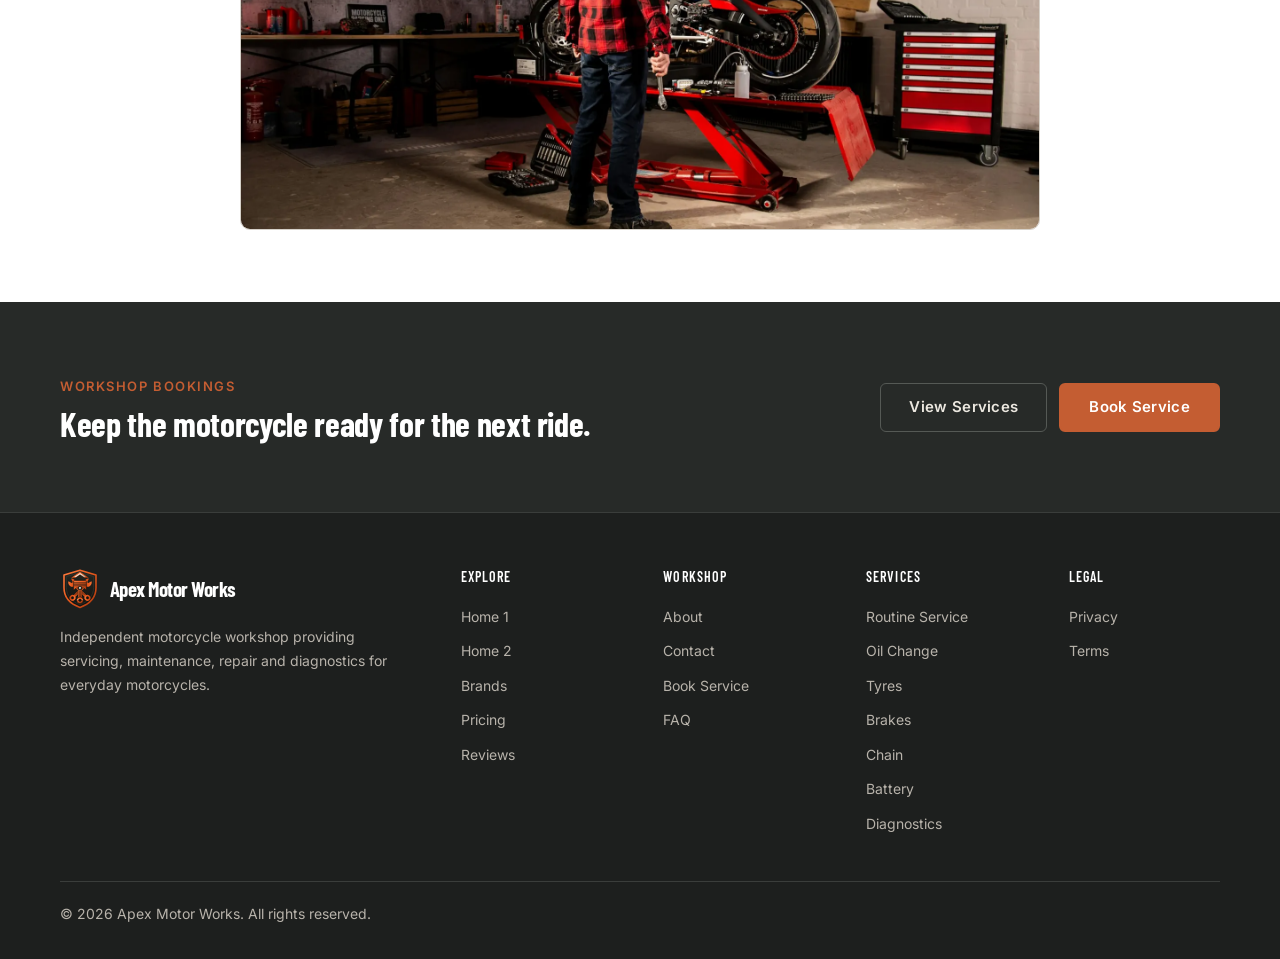
<file: pages/terms.html>
<!DOCTYPE html>
<html lang="en" dir="ltr" data-theme="light">
<head>
  <meta charset="UTF-8">
  <meta name="viewport" content="width=device-width, initial-scale=1.0">
  <meta name="theme-color" content="#171815">
  <link rel="icon" href="../assets/brand/favicon.svg" type="image/svg+xml">
  <link rel="apple-touch-icon" href="../assets/brand/apple-touch-icon.png">
  <link rel="manifest" href="../assets/brand/site.webmanifest">
  <title>Terms of Service — Apex Motor Works</title>
  <meta name="description" content="Workshop terms of service, appointment guidelines, repair estimates, motorcycle collection policies, and warranties at Apex Motor Works.">
  <link rel="stylesheet" href="../assets/css/style.css?v=20261007">
  <link rel="stylesheet" href="../assets/css/dark-mode.css?v=20261007">
  <link rel="stylesheet" href="../assets/css/rtl.css?v=20261007">
</head>
<body class="page-legal">
  <a href="#main" class="skip-link">Skip to main content</a>

  <!-- NAVBAR -->
  <header class="navbar" role="banner">
    <div class="navbar__inner">
      <a href="../index.html" class="navbar__brand" aria-label="Apex Motor Works Home">
        <img class="navbar__brand-icon" src="../assets/brand/logo-mark.svg" alt="" width="48" height="48">
        <div class="navbar__brand-text">Apex Motor Works</div>
      </a>
      <nav class="navbar__nav" aria-label="Main navigation">
        <div class="nav-home">
          <button class="navbar__link nav-home__trigger" type="button" aria-expanded="false" aria-haspopup="true" aria-controls="homeVariants"><span>Home</span><svg aria-hidden="true" viewBox="0 0 16 16"><path d="m4 6 4 4 4-4" fill="none" stroke="currentColor" stroke-width="1.75" stroke-linecap="round" stroke-linejoin="round"/></svg></button>
          <div class="nav-home__menu" id="homeVariants"><a href="../index.html"><span>01</span> Home 1</a><a href="home2.html"><span>02</span> Home 2</a></div>
        </div>
        <a href="about.html" class="navbar__link">About</a>
        <a href="services.html" class="navbar__link">Services</a>
        <a href="brands.html" class="navbar__link">Brands</a>
        <a href="pricing.html" class="navbar__link">Pricing</a>
        <a href="reviews.html" class="navbar__link">Reviews</a>
        <a href="contact.html" class="navbar__link">Contact</a>
      </nav>
      <div class="navbar__actions">
        <button class="navbar__toggle-btn" data-theme-toggle aria-label="Switch to dark mode" aria-pressed="false">
          <svg class="icon-sun" viewBox="0 0 24 24" fill="none" stroke="currentColor" stroke-width="2" stroke-linecap="round" stroke-linejoin="round"><circle cx="12" cy="12" r="5"/><line x1="12" y1="1" x2="12" y2="3"/><line x1="12" y1="21" x2="12" y2="23"/><line x1="4.22" y1="4.22" x2="5.64" y2="5.64"/><line x1="18.36" y1="18.36" x2="19.78" y2="19.78"/><line x1="1" y1="12" x2="3" y2="12"/><line x1="21" y1="12" x2="23" y2="12"/><line x1="4.22" y1="19.78" x2="5.64" y2="18.36"/><line x1="18.36" y1="5.64" x2="19.78" y2="4.22"/></svg>
          <svg class="icon-moon" viewBox="0 0 24 24" fill="none" stroke="currentColor" stroke-width="2" stroke-linecap="round" stroke-linejoin="round"><path d="M21 12.79A9 9 0 1 1 11.21 3 7 7 0 0 0 21 12.79z"/></svg>
        </button>
        <button class="navbar__toggle-btn" data-rtl-toggle aria-label="Switch to RTL" aria-pressed="false"><span class="rtl-label">RTL</span></button>
        <a href="contact.html#booking" class="btn btn--primary btn--sm navbar__cta">Book Service</a>
        <button class="navbar__hamburger" id="hamburgerBtn" aria-label="Open menu" aria-expanded="false" aria-controls="mobileDrawer">
          <svg viewBox="0 0 24 24" fill="none" stroke="currentColor" stroke-width="2" stroke-linecap="round"><line x1="3" y1="6" x2="21" y2="6"/><line x1="3" y1="12" x2="21" y2="12"/><line x1="3" y1="18" x2="21" y2="18"/></svg>
        </button>
      </div>
    </div>
  </header>

  <!-- Mobile Drawer -->
  <div class="drawer-overlay" id="drawerOverlay"></div>
  <aside class="drawer" id="mobileDrawer" aria-label="Mobile navigation" aria-hidden="true" inert>
    <div class="drawer__header">
      <a href="../index.html" class="drawer__brand" aria-label="Apex Motor Works Home">
        <img class="drawer__brand-mark" src="../assets/brand/logo-mark.svg" alt="" width="42" height="42">
        <span>Apex Motor Works</span>
      </a>

      <button class="drawer__close" id="drawerCloseBtn" aria-label="Close menu"><svg viewBox="0 0 24 24" fill="none" stroke="currentColor" stroke-width="2" stroke-linecap="round"><line x1="18" y1="6" x2="6" y2="18"/><line x1="6" y1="6" x2="18" y2="18"/></svg></button>
    </div>
    <nav class="drawer__nav" aria-label="Mobile navigation links">
      <a href="../index.html" class="drawer__link">Home 1</a>
      <a href="home2.html" class="drawer__link">Home 2</a>
      <a href="about.html" class="drawer__link">About</a>
      <a href="services.html" class="drawer__link">Services</a>
      <a href="brands.html" class="drawer__link">Brands</a>
      <a href="pricing.html" class="drawer__link">Pricing</a>
      <a href="reviews.html" class="drawer__link">Reviews</a>
      <a href="contact.html" class="drawer__link">Contact</a>
      <div class="drawer__divider"></div>
      <a href="faq.html" class="drawer__link">FAQ</a>
    </nav>
    <div class="drawer__footer">
      <div class="drawer__controls">
        <button class="navbar__toggle-btn" data-theme-toggle aria-label="Toggle theme">
          <svg class="icon-sun" width="16" height="16" viewBox="0 0 24 24" fill="none" stroke="currentColor" stroke-width="2" stroke-linecap="round" stroke-linejoin="round"><circle cx="12" cy="12" r="5"/><line x1="12" y1="1" x2="12" y2="3"/><line x1="12" y1="21" x2="12" y2="23"/><line x1="4.22" y1="4.22" x2="5.64" y2="5.64"/><line x1="18.36" y1="18.36" x2="19.78" y2="19.78"/><line x1="1" y1="12" x2="3" y2="12"/><line x1="21" y1="12" x2="23" y2="12"/><line x1="4.22" y1="19.78" x2="5.64" y2="18.36"/><line x1="18.36" y1="5.64" x2="19.78" y2="4.22"/></svg>
          <svg class="icon-moon" width="16" height="16" viewBox="0 0 24 24" fill="none" stroke="currentColor" stroke-width="2" stroke-linecap="round" stroke-linejoin="round"><path d="M21 12.79A9 9 0 1 1 11.21 3 7 7 0 0 0 21 12.79z"/></svg>
          Theme
        </button>
        <button class="navbar__toggle-btn" data-rtl-toggle aria-label="Toggle RTL">
          <span class="rtl-label">RTL</span> Direction
        </button>
      </div>
      <a href="contact.html#booking" class="btn btn--primary drawer__cta">Book Service</a>
    </div>
  </aside>

  <main id="main">
    <section class="page-hero">
      <div class="container page-hero__grid">
        <div class="page-hero__content">
          <p class="eyebrow">Workshop Agreement</p>
          <h1 class="page-hero__title">Terms of Service</h1>
          <p class="page-hero__desc">General conditions governing service appointments, repair estimates, parts installation, and motorcycle collection.</p>
        </div>
        <div class="page-hero__image">
          <img src="../assets/images/about-tools.webp" alt="Motorcycle workshop standards and precision tools" width="600" height="380" fetchpriority="high">
        </div>
      </div>
    </section>

    <section class="section">
      <div class="container">
        <div class="legal-content">
          <p><strong>Effective date:</strong> Current published version</p>
          <p>This page is a general content framework for the static demonstration build and is not legal advice. The operating workshop should replace it with approved terms that match its actual services, location and consumer-law obligations.</p>

          <h2>1. Service Appointments &amp; Requests</h2>
          <p>The current form prepares a service request only; it does not create a confirmed appointment or transmit data to a workshop system. A preferred date and time require separate workshop confirmation.</p>

          <h2>2. Vehicle Check-In &amp; Physical Inspection</h2>
          <p>Actual check-in and inspection procedures should be explained by the workshop before work begins. Service scope depends on the motorcycle, the reported issue and physical findings.</p>

          <h2>3. Estimates &amp; Additional Repairs</h2>
          <p>Website descriptions are not price quotations. Parts, materials, diagnostic time and labour should be included in an estimate and any changes to the agreed scope should be discussed before additional work proceeds.</p>

          <h2>4. Customer-Supplied Components</h2>
          <p>Whether customer-supplied parts can be installed depends on their condition, compatibility and the workshop's actual policy. Acceptance, responsibility and any workmanship terms must be confirmed for the specific job.</p>

          <h2>5. Completion, Payment &amp; Collection</h2>
          <p>Completion timing, available payment methods, collection arrangements and any storage conditions have not been supplied for this demonstration. Confirm these directly with the operating workshop.</p>

          <h2>6. Independent Workshop Status</h2>
          <p>Apex Motor Works operates as an independent service facility. We are not an authorized agent, franchise, or affiliate of any motorcycle manufacturer. Manufacturer trademarks and model names are utilized solely to indicate vehicle compatibility.</p>

          <figure class="legal-visual" style="margin-top: 2rem; border-radius: var(--radius-md); overflow: hidden; max-height: 320px; border: 1px solid var(--border-color);">
            <img src="../assets/images/workshop-inspection.webp" alt="Motorcycle technician inspecting bike according to workshop service standards" style="width: 100%; height: 100%; max-height: 320px; object-fit: cover; display: block;" loading="lazy">
          </figure>
        </div>
      </div>
    </section>
  </main>

  <!-- FOOTER -->
  <footer class="footer" id="site-footer" role="contentinfo">
    <div class="footer__action">
      <div class="container footer__action-inner">
        <div>
          <p class="eyebrow">Workshop bookings</p>
          <h2>Keep the motorcycle ready for the next ride.</h2>
        </div>
        <div class="footer__action-links">
          <a href="services.html" class="btn btn--footer-secondary">View Services</a>
          <a href="contact.html#booking" class="btn btn--primary">Book Service</a>
        </div>
      </div>
    </div>
    <div class="container">
      <div class="footer__grid">
        <div class="footer__brand-area">
          <a href="../index.html" class="navbar__brand" aria-label="Apex Motor Works Home">
            <img class="navbar__brand-icon" src="../assets/brand/logo-mark.svg" alt="" width="48" height="48">
            <span class="navbar__brand-text">Apex Motor Works</span>
          </a>
          <p class="footer__brand-desc">Independent motorcycle workshop providing servicing, maintenance, repair and diagnostics for everyday motorcycles.</p>
        </div>
        <div>
          <h4 class="footer__col-title">Explore</h4>
          <a href="../index.html" class="footer__link">Home 1</a>
          <a href="home2.html" class="footer__link">Home 2</a>
          <a href="brands.html" class="footer__link">Brands</a>
          <a href="pricing.html" class="footer__link">Pricing</a>
          <a href="reviews.html" class="footer__link">Reviews</a>
        </div>
        <div>
          <h4 class="footer__col-title">Workshop</h4>
          <a href="about.html" class="footer__link">About</a>
          <a href="contact.html" class="footer__link">Contact</a>
          <a href="contact.html#booking" class="footer__link">Book Service</a>
          <a href="faq.html" class="footer__link">FAQ</a>
        </div>
        <div>
          <h4 class="footer__col-title">Services</h4>
          <a href="service-details.html?service=routine-servicing" class="footer__link">Routine Service</a>
          <a href="service-details.html?service=oil-filter" class="footer__link">Oil Change</a>
          <a href="service-details.html?service=tyre-replacement" class="footer__link">Tyres</a>
          <a href="service-details.html?service=brake-servicing" class="footer__link">Brakes</a>
          <a href="service-details.html?service=chain-service" class="footer__link">Chain</a>
          <a href="service-details.html?service=battery-service" class="footer__link">Battery</a>
          <a href="service-details.html?service=diagnostics" class="footer__link">Diagnostics</a>
        </div>
        <div class="footer__legal">
          <h4 class="footer__col-title">Legal</h4>
          <a href="privacy.html" class="footer__link">Privacy</a>
          <a href="terms.html" class="footer__link">Terms</a>
        </div>
      </div>
      <div class="footer__bottom">
        <p class="footer__copy">&copy; <span data-current-year>2026</span> Apex Motor Works. All rights reserved.</p>
        <button class="btn--back-to-top" id="backToTop" aria-label="Back to top"><svg viewBox="0 0 24 24" fill="none" stroke="currentColor" stroke-width="2" stroke-linecap="round" stroke-linejoin="round"><polyline points="18 15 12 9 6 15"/></svg></button>
      </div>
    </div>
  </footer>


  <script src="../assets/js/main.js?v=20261007"></script>
</body>
</html>
</file>
<file: assets/css/style.css>
/* ============================================
   MOTORCYCLE SERVICE & REPAIR SHOP
   Main Stylesheet
   ============================================ */

/* --- Google Fonts --- */
@import url('https://fonts.googleapis.com/css2?family=Barlow+Condensed:wght@500;600;700&family=Inter:wght@400;500;600;700&display=swap');

/* ============================================
   1. CSS CUSTOM PROPERTIES / DESIGN TOKENS
   ============================================ */
:root {
  /* --- Base Palette --- */
  --graphite: #1D1F1E;
  --charcoal: #272A28;
  --off-white: #F5F2EB;
  --white: #FFFFFF;
  --neutral: #E7E2DA;
  --neutral-200: #D5D0C8;
  --neutral-300: #B8B3AB;
  --neutral-400: #8A857D;

  /* --- Accent --- */
  --accent: #C45D32;
  --accent-hover: #A94E2A;
  --accent-light: rgba(196, 93, 50, 0.12);

  /* --- Semantic Colors (Light Mode) --- */
  --bg-primary: var(--white);
  --bg-secondary: var(--off-white);
  --bg-tertiary: var(--neutral);
  --bg-dark: var(--graphite);
  --bg-dark-alt: var(--charcoal);
  --bg-card: var(--white);
  --bg-card-alt: var(--off-white);
  --bg-surface: var(--bg-secondary);

  --text-primary: #1A1C1B;
  --text-secondary: #4A4D4B;
  --text-tertiary: #6B6E6C;
  --text-muted: var(--text-tertiary);
  --text-inverse: #F0EDE6;
  --text-inverse-secondary: #B8B3AB;
  --text-on-accent: var(--white);

  --border-color: #D5D0C8;
  --border-light: #E7E2DA;
  --border-dark: #3A3D3B;

  --shadow-sm: 0 1px 3px rgba(0,0,0,0.06);
  --shadow-md: 0 4px 12px rgba(0,0,0,0.08);
  --shadow-lg: 0 8px 24px rgba(0,0,0,0.1);
  --shadow-xl: 0 12px 36px rgba(0,0,0,0.12);

  /* --- Layout --- */
  --content-max: 1320px;
  --gutter-desktop: 60px;
  --gutter-lg-tablet: 40px;
  --gutter-tablet: 32px;
  --gutter-mobile: 20px;
  --gutter-xs: 16px;

  /* --- Vertical Spacing --- */
  --section-gap: 72px;
  --section-gap-tablet: 52px;
  --section-gap-mobile: 36px;

  /* --- Typography --- */
  --font-heading: 'Barlow Condensed', 'Arial Narrow', sans-serif;
  --font-body: 'Inter', -apple-system, BlinkMacSystemFont, 'Segoe UI', sans-serif;

  --fs-hero: clamp(2.35rem, 4.2vw + 0.6rem, 3.85rem);
  --fs-h1: clamp(1.85rem, 2.8vw + 0.5rem, 2.85rem);
  --fs-h2: clamp(1.6rem, 2.2vw + 0.35rem, 2.35rem);
  --fs-h3: clamp(1.25rem, 1.2vw + 0.3rem, 1.55rem);
  --fs-h4: 1.125rem;
  --fs-body: 1rem;
  --fs-body-lg: 1.0625rem;
  --fs-small: 0.875rem;
  --fs-eyebrow: 0.8125rem;
  --fs-nav: 0.9375rem;
  --fs-btn: 0.9375rem;

  /* --- Borders --- */
  --radius-sm: 6px;
  --radius-md: 10px;
  --radius-lg: 14px;
  --radius-xl: 20px;

  /* --- Transitions --- */
  --ease-out: cubic-bezier(0.22, 1, 0.36, 1);
  --transition-fast: 0.2s var(--ease-out);
  --transition-normal: 0.35s var(--ease-out);
  --transition-slow: 0.5s var(--ease-out);

  /* --- Navbar --- */
  --navbar-height: 72px;
  --navbar-bg: rgba(255, 255, 255, 0.92);
  --navbar-border: var(--border-light);

  /* --- Z-index --- */
  --z-navbar: 1000;
  --z-drawer: 1100;
  --z-overlay: 1050;
  --z-modal: 1200;
}

/* ============================================
   2. RESET & BASE
   ============================================ */
*, *::before, *::after {
  box-sizing: border-box;
  margin: 0;
  padding: 0;
}

html {
  scroll-behavior: smooth;
  scroll-padding-top: calc(var(--navbar-height) + 20px);
  -webkit-text-size-adjust: 100%;
}

body {
  font-family: var(--font-body);
  font-size: var(--fs-body);
  line-height: 1.65;
  color: var(--text-primary);
  background-color: var(--bg-primary);
  -webkit-font-smoothing: antialiased;
  -moz-osx-font-smoothing: grayscale;
  min-height: 100vh;
}

img {
  max-width: 100%;
  height: auto;
  display: block;
}

a {
  color: inherit;
  text-decoration: none;
}

button {
  font-family: inherit;
  font-size: inherit;
  line-height: inherit;
  color: inherit;
  cursor: pointer;
  border: none;
  background: none;
}

ul, ol {
  list-style: none;
}

input, select, textarea {
  font-family: inherit;
  font-size: inherit;
}

/* ============================================
   3. TYPOGRAPHY
   ============================================ */
h1, h2, h3, h4, h5, h6 {
  font-family: var(--font-heading);
  font-weight: 700;
  line-height: 1.15;
  color: var(--text-primary);
  letter-spacing: -0.01em;
}

h1 { font-size: var(--fs-h1); }
h2 { font-size: var(--fs-h2); }
h3 { font-size: var(--fs-h3); }
h4 { font-size: var(--fs-h4); }

p {
  color: var(--text-secondary);
  margin-bottom: 1em;
}

p:last-child {
  margin-bottom: 0;
}

.eyebrow {
  font-family: var(--font-body);
  font-size: var(--fs-eyebrow);
  font-weight: 600;
  line-height: 1.2;
  text-transform: uppercase;
  letter-spacing: 0.12em;
  color: var(--accent);
  margin-bottom: 0.75rem;
  display: inline-block;
}

.section-subtitle {
  font-size: var(--fs-body-lg);
  color: var(--text-secondary);
  max-width: 600px;
  line-height: 1.7;
}

/* ============================================
   4. LAYOUT CONTAINER
   ============================================ */
.container {
  width: 100%;
  max-width: var(--content-max);
  margin-inline: auto;
  padding-inline: var(--gutter-desktop);
}

/* ============================================
   5. SECTION SPACING
   ============================================ */
.section {
  padding-block: var(--section-gap);
}

.section--alt {
  background-color: var(--bg-secondary);
}

.section-header {
  text-align: center;
  margin-bottom: 3rem;
}

.section-header .section-subtitle {
  margin-inline: auto;
  margin-top: 0.75rem;
}

/* ============================================
   6. BUTTONS
   ============================================ */
.btn {
  display: inline-flex;
  align-items: center;
  justify-content: center;
  gap: 0.5rem;
  font-family: var(--font-body);
  font-size: var(--fs-btn);
  font-weight: 600;
  padding: 0.8rem 1.75rem;
  border-radius: var(--radius-sm);
  transition: all var(--transition-fast);
  white-space: nowrap;
  text-decoration: none;
  cursor: pointer;
  line-height: 1.3;
  letter-spacing: 0.02em;
}

.btn:focus-visible {
  outline: 2px solid var(--accent);
  outline-offset: 3px;
}

.btn--primary {
  background-color: var(--accent);
  color: var(--text-on-accent);
  border: 2px solid var(--accent);
}

.btn--primary:hover {
  background-color: var(--accent-hover);
  border-color: var(--accent-hover);
  transform: translateY(-1px);
  box-shadow: 0 4px 12px rgba(196, 93, 50, 0.3);
}

.btn--secondary {
  background-color: transparent;
  color: var(--text-primary);
  border: 2px solid var(--border-color);
}

.btn--secondary:hover {
  border-color: var(--accent);
  color: var(--accent);
  transform: translateY(-1px);
}

.btn--white {
  background-color: var(--white);
  color: var(--graphite);
  border: 2px solid var(--white);
}

.btn--white:hover {
  background-color: var(--off-white);
  border-color: var(--off-white);
  transform: translateY(-1px);
}

.btn--sm {
  padding: 0.55rem 1.2rem;
  font-size: var(--fs-small);
}

.btn--lg {
  padding: 1rem 2.25rem;
  font-size: 1rem;
}

.btn-group {
  display: flex;
  flex-wrap: wrap;
  gap: 0.875rem;
}

/* ============================================
   7. NAVBAR
   ============================================ */
.navbar {
  position: -webkit-sticky;
  position: sticky;
  top: 0;
  left: 0;
  right: 0;
  width: 100%;
  z-index: var(--z-navbar);
  height: var(--navbar-height);
  background: var(--bg-primary);
  border-bottom: 1px solid var(--border-color);
  box-shadow: 0 1px 3px rgba(0, 0, 0, 0.04);
  transition: background var(--transition-normal), border-color var(--transition-normal), box-shadow var(--transition-normal);
}

.navbar.navbar--scrolled {
  box-shadow: 0 4px 18px rgba(0, 0, 0, 0.08);
}


.navbar__inner {
  display: flex;
  align-items: center;
  justify-content: space-between;
  height: 100%;
  max-width: var(--content-max);
  margin-inline: auto;
  padding-inline: var(--gutter-desktop);
}

.navbar__brand {
  display: flex;
  align-items: center;
  gap: 0.625rem;
  text-decoration: none;
  flex-shrink: 0;
}

.navbar__brand-icon {
  width: 36px;
  height: 36px;
  display: flex;
  align-items: center;
  justify-content: center;
}

.navbar__brand-icon svg {
  width: 100%;
  height: 100%;
}

.navbar__brand-text {
  font-family: var(--font-heading);
  font-size: 1.2rem;
  font-weight: 700;
  color: var(--text-primary);
  letter-spacing: -0.01em;
  line-height: 1.1;
}

.navbar__brand-text span {
  display: block;
  font-size: 0.7rem;
  font-weight: 500;
  color: var(--text-tertiary);
  text-transform: uppercase;
  letter-spacing: 0.08em;
  margin-top: 1px;
}

.navbar__nav {
  display: flex;
  align-items: center;
  gap: 0.125rem;
}

.navbar__link {
  font-size: var(--fs-nav);
  font-weight: 500;
  color: var(--text-secondary);
  padding: 0.5rem 0.875rem;
  border-radius: var(--radius-sm);
  transition: color var(--transition-fast), background var(--transition-fast);
  position: relative;
}

.navbar__link:hover {
  color: var(--text-primary);
  background-color: var(--accent-light);
}

.navbar__link[aria-current="page"] {
  color: var(--accent);
  font-weight: 600;
}

.navbar__actions {
  display: flex;
  align-items: center;
  gap: 0.5rem;
  flex-shrink: 0;
}

.navbar__toggle-btn {
  width: 38px;
  height: 38px;
  display: flex;
  align-items: center;
  justify-content: center;
  border-radius: var(--radius-sm);
  background-color: transparent;
  color: var(--text-secondary);
  border: 1px solid var(--border-light);
  transition: all var(--transition-fast);
}

.navbar__toggle-btn:hover {
  background-color: var(--bg-secondary);
  color: var(--text-primary);
}

.navbar__toggle-btn:focus-visible {
  outline: 2px solid var(--accent);
  outline-offset: 2px;
}

.navbar__toggle-btn svg {
  width: 18px;
  height: 18px;
}

.navbar__cta {
  margin-inline-start: 0.5rem;
}

.navbar__hamburger {
  display: none;
  width: 40px;
  height: 40px;
  align-items: center;
  justify-content: center;
  border-radius: var(--radius-sm);
  background: transparent;
  color: var(--text-primary);
  border: 1px solid var(--border-light);
}

.navbar__hamburger svg {
  width: 22px;
  height: 22px;
}

/* ============================================
   8. MOBILE DRAWER
   ============================================ */
.drawer-overlay {
  position: fixed;
  inset: 0;
  background: rgba(0, 0, 0, 0.5);
  z-index: var(--z-overlay);
  opacity: 0;
  visibility: hidden;
  transition: opacity 0.3s ease, visibility 0.3s ease;
}

.drawer-overlay.active {
  opacity: 1;
  visibility: visible;
}

.drawer {
  position: fixed;
  top: 0;
  inset-inline-end: 0;
  width: min(320px, 85vw);
  height: 100%;
  background: var(--bg-primary);
  z-index: var(--z-drawer);
  visibility: hidden;
  transform: translateX(100%);
  transition: transform 0.35s var(--ease-out), visibility 0s linear 0.35s;
  overflow-y: auto;
  display: flex;
  flex-direction: column;
}

[dir="rtl"] .drawer {
  transform: translateX(-100%);
}

.drawer.active {
  visibility: visible;
  transform: translateX(0);
  transition-delay: 0s;
}

.drawer[aria-hidden="true"] {
  display: none;
}

.drawer__header {
  display: flex;
  align-items: center;
  justify-content: space-between;
  padding: 1.25rem 1.5rem;
  border-bottom: 1px solid var(--border-light);
  flex-shrink: 0;
}

.drawer__close {
  width: 38px;
  height: 38px;
  display: flex;
  align-items: center;
  justify-content: center;
  border-radius: var(--radius-sm);
  background: var(--bg-secondary);
  color: var(--text-primary);
  transition: all var(--transition-fast);
}

.drawer__close:hover {
  background: var(--accent);
  color: var(--white);
}

.drawer__close svg {
  width: 18px;
  height: 18px;
}

.drawer__nav {
  padding: 1rem 1.5rem;
  flex: 1;
}

.drawer__link {
  display: flex;
  align-items: center;
  gap: 0.75rem;
  padding: 0.875rem 1rem;
  font-size: var(--fs-body);
  font-weight: 500;
  color: var(--text-secondary);
  border-radius: var(--radius-sm);
  transition: all var(--transition-fast);
  margin-bottom: 0.25rem;
}

.drawer__link:hover {
  background: var(--accent-light);
  color: var(--text-primary);
}

.drawer__link[aria-current="page"] {
  background: var(--accent-light);
  color: var(--accent);
  font-weight: 600;
}

.drawer__link svg {
  width: 20px;
  height: 20px;
  flex-shrink: 0;
  opacity: 0.6;
}

.drawer__divider {
  height: 1px;
  background: var(--border-light);
  margin: 0.75rem 0;
}

.drawer__footer {
  padding: 1.25rem 1.5rem;
  border-top: 1px solid var(--border-light);
  flex-shrink: 0;
}

.drawer__controls {
  display: flex;
  gap: 0.5rem;
  margin-bottom: 1rem;
}

.drawer__controls .navbar__toggle-btn {
  flex: 1;
  height: 42px;
  font-size: var(--fs-small);
  gap: 0.375rem;
}

.drawer__cta {
  width: 100%;
}

/* ============================================
   9. HERO SECTION
   ============================================ */
.hero {
  padding-block: 0;
  background-color: var(--bg-secondary);
  overflow: hidden;
}

.hero__inner {
  display: flex;
  align-items: center;
  min-height: 480px;
  max-width: var(--content-max);
  margin-inline: auto;
  padding-inline: var(--gutter-desktop);
  padding-block: clamp(2rem, 4vw, 3.5rem);
}

.hero__content {
  flex: 0 0 45%;
  max-width: 45%;
  padding-block: 3rem;
  padding-inline-end: 3rem;
}

.hero__eyebrow {
  font-family: var(--font-body);
  font-size: var(--fs-eyebrow);
  font-weight: 600;
  text-transform: uppercase;
  letter-spacing: 0.12em;
  color: var(--accent);
  margin-bottom: 1rem;
  display: flex;
  align-items: center;
  gap: 0.5rem;
}

.hero__eyebrow::before {
  content: '';
  width: 28px;
  height: 2px;
  background: var(--accent);
  display: inline-block;
}

.hero__title,
.panorama-hero h1 {
  font-size: var(--fs-hero);
}

.hero__title {
  font-weight: 700;
  color: var(--text-primary);
  margin-bottom: 1.25rem;
  line-height: 1.08;
}

.hero__desc {
  font-size: var(--fs-body-lg);
  color: var(--text-secondary);
  line-height: 1.7;
  margin-bottom: 2rem;
  max-width: 460px;
}

.hero__trust {
  display: flex;
  flex-wrap: wrap;
  gap: 1.25rem;
  margin-top: 2rem;
}

.hero__trust-item {
  display: flex;
  align-items: center;
  gap: 0.5rem;
  font-size: var(--fs-small);
  font-weight: 500;
  color: var(--text-tertiary);
}

.hero__trust-item svg {
  width: 18px;
  height: 18px;
  color: var(--accent);
  flex-shrink: 0;
}

.hero__image {
  flex: 0 0 55%;
  max-width: 55%;
  position: relative;
  border-radius: var(--radius-lg);
  overflow: hidden;
  max-height: 480px;
}

.hero__image img {
  width: 100%;
  height: 100%;
  max-height: 480px;
  aspect-ratio: 4 / 3;
  object-fit: cover;
  display: block;
}

/* ============================================
   10. QUICK SERVICE SELECTOR
   ============================================ */
.quick-services {
  background-color: var(--bg-primary);
}

.quick-services__grid {
  display: grid;
  grid-template-columns: repeat(7, 1fr);
  gap: 1rem;
}

.quick-service-item {
  display: flex;
  flex-direction: column;
  align-items: center;
  gap: 0.75rem;
  padding: 1.5rem 0.75rem;
  border-radius: var(--radius-md);
  border: 1px solid var(--border-light);
  background: var(--bg-card);
  text-decoration: none;
  transition: all var(--transition-fast);
  text-align: center;
}

.quick-service-item:hover {
  border-color: var(--accent);
  box-shadow: var(--shadow-md);
  transform: translateY(-2px);
}

.quick-service-item__icon {
  width: 48px;
  height: 48px;
  display: flex;
  align-items: center;
  justify-content: center;
  border-radius: 50%;
  background: var(--accent-light);
  color: var(--accent);
}

.quick-service-item__icon svg {
  width: 22px;
  height: 22px;
}

.quick-service-item__label {
  font-size: var(--fs-small);
  font-weight: 600;
  color: var(--text-primary);
  line-height: 1.3;
}

/* ============================================
   11. TRUST / BENEFITS
   ============================================ */
.benefits__grid {
  display: grid;
  grid-template-columns: repeat(4, 1fr);
  gap: 1.5rem;
}

.benefit-card {
  padding: 2rem 1.5rem;
  border-radius: var(--radius-md);
  background: var(--bg-card);
  border: 1px solid var(--border-light);
  text-align: start;
}

.benefit-card__icon {
  width: 56px;
  height: 56px;
  display: flex;
  align-items: center;
  justify-content: center;
  border-radius: var(--radius-md);
  background: var(--accent-light);
  color: var(--accent);
  margin-inline: 0;
  margin-bottom: 1.25rem;
}

.benefit-card__icon svg {
  width: 26px;
  height: 26px;
}

.benefit-card__title {
  font-size: var(--fs-h4);
  font-weight: 600;
  margin-bottom: 0.5rem;
  color: var(--text-primary);
  font-family: var(--font-heading);
}

.benefit-card__desc {
  font-size: var(--fs-small);
  color: var(--text-secondary);
  line-height: 1.6;
}

/* ============================================
   12. WORKSHOP IN ACTION (Image Grid)
   ============================================ */
.workshop-gallery__grid {
  display: grid;
  grid-template-columns: 1.2fr 0.8fr;
  grid-template-rows: 1fr 1fr;
  gap: 1rem;
  min-height: 450px;
}

.workshop-gallery__item {
  border-radius: var(--radius-lg);
  overflow: hidden;
  position: relative;
}

.workshop-gallery__item:first-child {
  grid-row: 1 / 3;
}

.workshop-gallery__item img {
  width: 100%;
  height: 100%;
  object-fit: cover;
}

.workshop-gallery__caption {
  position: absolute;
  bottom: 0;
  inset-inline: 0;
  padding: 1.5rem;
  background: linear-gradient(transparent, rgba(0,0,0,0.7));
  color: var(--white);
}

.workshop-gallery__caption span {
  font-family: var(--font-heading);
  font-size: var(--fs-h4);
  font-weight: 600;
}

/* ============================================
   13. SERVICE CARDS
   ============================================ */
.services__grid {
  display: grid;
  grid-template-columns: repeat(3, 1fr);
  gap: 1.5rem;
}

.service-card {
  background: var(--bg-card);
  border: 1px solid var(--border-color);
  border-radius: var(--radius-md);
  overflow: hidden;
  padding: 0;
  transition: all var(--transition-fast);
  display: flex;
  flex-direction: column;
}

.service-card:hover {
  border-color: var(--accent);
  box-shadow: var(--shadow-md);
  transform: translateY(-3px);
}

.service-card__image {
  width: 100%;
  height: 210px;
  overflow: hidden;
  background: var(--charcoal);
  position: relative;
}

.service-card__image img {
  width: 100%;
  height: 100%;
  object-fit: cover;
  display: block;
  transition: transform var(--transition-base);
}

.service-card:hover .service-card__image img {
  transform: scale(1.05);
}

.service-card__body {
  padding: 1.5rem;
  display: flex;
  flex-direction: column;
  flex: 1;
}

.service-card__icon {
  width: 52px;
  height: 52px;
  display: flex;
  align-items: center;
  justify-content: center;
  border-radius: var(--radius-md);
  background: var(--accent-light);
  color: var(--accent);
  margin-bottom: 1.25rem;
}

.service-card__icon svg {
  width: 24px;
  height: 24px;
}

.service-card__title {
  font-size: var(--fs-h4);
  font-weight: 600;
  margin-bottom: 0.625rem;
  color: var(--text-primary);
  font-family: var(--font-heading);
}

.service-card__desc {
  font-size: var(--fs-small);
  color: var(--text-secondary);
  line-height: 1.65;
  margin-bottom: 1.25rem;
  flex: 1;
}

.service-card__link {
  display: inline-flex;
  align-items: center;
  gap: 0.375rem;
  font-size: var(--fs-small);
  font-weight: 600;
  color: var(--accent);
  transition: gap var(--transition-fast);
}

.service-card__link:hover {
  gap: 0.625rem;
}

.service-card__link svg {
  width: 16px;
  height: 16px;
}

/* ============================================
   14. BRAND LOGOS
   ============================================ */
.brands__grid {
  display: grid;
  grid-template-columns: repeat(5, 1fr);
  gap: 1.25rem;
  counter-reset: make-index;
}

.brand-card {
  counter-increment: make-index;
  position: relative;
  display: flex;
  flex-direction: column;
  align-items: flex-start;
  justify-content: flex-start;
  text-align: start;
  padding: 2.25rem 1.25rem 1.25rem;
  border: 1px solid var(--border-light);
  border-radius: var(--radius-md);
  background: var(--bg-card);
  transition: all var(--transition-fast);
  min-height: 130px;
  gap: 0.75rem;
}

.brand-card:hover {
  border-color: var(--accent);
  box-shadow: var(--shadow-md);
  transform: translateY(-2px);
}

.brand-card::before {
  content: counter(make-index, decimal-leading-zero);
  position: absolute;
  inset-block-start: 0.75rem;
  inset-inline-start: 1.25rem;
  inset-inline-end: auto;
  color: var(--text-tertiary);
  font-family: var(--font-heading);
  font-size: .78rem;
  line-height: 1;
}

.brand-card__logo {
  width: 100%;
  max-width: 130px;
  height: 50px;
  display: flex;
  align-items: center;
  justify-content: center;
  padding: .45rem .75rem;
  border: 1px solid #dedbd3;
  border-radius: var(--radius-sm);
  background: #f7f6f2;
  margin-inline: 0;
  align-self: flex-start;
}

.brand-card__logo img {
  width: 100%;
  height: 100%;
  object-fit: contain;
  object-position: center;
}

.brand-card__name {
  font-family: var(--font-heading);
  font-size: 1.125rem;
  font-weight: 700;
  color: var(--text-primary);
  text-transform: uppercase;
  letter-spacing: 0.04em;
  text-align: start;
  width: 100%;
}

/* ============================================
   15. BOOKING STEPS
   ============================================ */
.steps__grid {
  display: grid;
  grid-template-columns: repeat(4, 1fr);
  gap: 2rem;
  position: relative;
}

.steps__grid::before {
  display: none;
  content: none;
}

.step-card {
  text-align: start;
  position: relative;
}

.step-card__number {
  width: 64px;
  height: 64px;
  display: flex;
  align-items: center;
  justify-content: center;
  border-radius: 50%;
  background: var(--accent);
  color: var(--white);
  font-family: var(--font-heading);
  font-size: 1.5rem;
  font-weight: 700;
  margin-inline: 0;
  margin-bottom: 1.25rem;
  position: relative;
  z-index: 2;
}

.step-card__title {
  font-size: var(--fs-h4);
  font-weight: 600;
  margin-bottom: 0.5rem;
  color: var(--text-primary);
  font-family: var(--font-heading);
}

.step-card__desc {
  font-size: var(--fs-small);
  color: var(--text-secondary);
  line-height: 1.6;
}

/* ============================================
   16. PRICING CARDS
   ============================================ */
.pricing__grid {
  display: grid;
  grid-template-columns: repeat(3, 1fr);
  gap: 1.5rem;
}

.pricing-card {
  background: var(--bg-card);
  border: 1px solid var(--border-light);
  border-radius: var(--radius-lg);
  padding: 2rem 1.5rem;
  display: flex;
  flex-direction: column;
  transition: all var(--transition-fast);
}

.pricing-card:hover {
  border-color: var(--accent);
  box-shadow: var(--shadow-lg);
  transform: translateY(-3px);
}

.pricing-card--featured {
  border-color: var(--accent);
  position: relative;
}

.pricing-card__header {
  margin-bottom: 1.5rem;
  padding-bottom: 1.5rem;
  border-bottom: 1px solid var(--border-light);
}

.pricing-card__title {
  font-family: var(--font-heading);
  font-size: var(--fs-h4);
  font-weight: 700;
  color: var(--text-primary);
  margin-bottom: 0.375rem;
}

.pricing-card__subtitle {
  font-size: var(--fs-small);
  color: var(--text-tertiary);
}

.pricing-card__price {
  display: flex;
  flex-direction: column;
  gap: 0.4rem;
  font-family: var(--font-heading);
  font-size: var(--fs-h3);
  font-weight: 700;
  color: var(--text-primary);
  margin-top: 1rem;
}

.pricing-card__price span,
.pricing-card__price .period {
  display: block;
  font-size: var(--fs-small);
  font-weight: 400;
  color: var(--text-tertiary);
  font-family: var(--font-body);
  line-height: 1.45;
}

.pricing-card__features {
  flex: 1;
  margin-bottom: 1.5rem;
}

.pricing-card__feature {
  display: flex;
  align-items: flex-start;
  gap: 0.625rem;
  padding: 0.5rem 0;
  font-size: var(--fs-small);
  color: var(--text-secondary);
}

.pricing-card__feature svg {
  width: 18px;
  height: 18px;
  color: var(--accent);
  flex-shrink: 0;
  margin-top: 1px;
}

/* ============================================
   17. REVIEW CARDS
   ============================================ */
.reviews-slider {
  position: relative;
  width: 100%;
}

.reviews-slider__viewport {
  overflow: hidden;
  width: 100%;
}

.reviews-slider__track {
  display: flex;
  gap: 1.5rem;
  overflow: visible;
  width: 100%;
}

.reviews-slider .review-card {
  opacity: 1 !important;
  transform: none !important;
}

.review-card {
  flex: 0 0 calc(33.333% - 1rem);
  background: var(--bg-card);
  border: 1px solid var(--border-light);
  border-radius: var(--radius-lg);
  padding: 2rem 1.5rem;
  display: flex;
  flex-direction: column;
}

.review-card__category {
  margin-block-end: 1rem;
  color: var(--accent);
  font-size: .72rem;
  font-weight: 700;
  letter-spacing: .08em;
  text-transform: uppercase;
}

.service-entry .btn {
  margin-block-start: 1rem;
}

.review-card__text {
  font-size: var(--fs-body);
  color: var(--text-secondary);
  line-height: 1.7;
  flex: 1;
  margin-bottom: 1.25rem;
  font-style: italic;
}

.review-card__author {
  display: flex;
  align-items: center;
  gap: 0.75rem;
}

.review-card__avatar {
  width: 44px;
  height: 44px;
  border-radius: 50%;
  background: var(--accent-light);
  display: flex;
  align-items: center;
  justify-content: center;
  font-family: var(--font-heading);
  font-weight: 700;
  font-size: 1rem;
  color: var(--accent);
  flex-shrink: 0;
}

.review-card__name {
  font-weight: 600;
  font-size: var(--fs-body);
  color: var(--text-primary);
}

.review-card__service {
  font-size: var(--fs-small);
  color: var(--text-tertiary);
}

.reviews-slider__controls {
  display: flex;
  justify-content: center;
  gap: 0.75rem;
  margin-top: 2rem;
}

.reviews-slider__btn {
  width: 44px;
  height: 44px;
  display: flex;
  align-items: center;
  justify-content: center;
  border-radius: 50%;
  border: 1px solid var(--border-color);
  background: var(--bg-card);
  color: var(--text-primary);
  transition: all var(--transition-fast);
}

.reviews-slider__btn:hover {
  background: var(--accent);
  color: var(--white);
  border-color: var(--accent);
}

.reviews-slider__btn svg {
  width: 18px;
  height: 18px;
}

/* ============================================
   18. BOOKING CTA (Shared)
   ============================================ */
.booking-cta {
  background: var(--graphite);
  color: var(--text-inverse);
  padding-block: var(--section-gap);
}

.booking-cta__inner {
  text-align: center;
  max-width: 620px;
  margin-inline: auto;
}

.booking-cta h2 {
  font-size: var(--fs-h2);
  color: var(--white);
  margin-bottom: 1rem;
}

.booking-cta p {
  color: var(--text-inverse-secondary);
  margin-bottom: 2rem;
  font-size: var(--fs-body-lg);
}

/* ============================================
   19. PAGE HERO (Inner Pages)
   ============================================ */
.page-hero {
  background-color: var(--bg-secondary);
  padding-block: 3.5rem 3rem;
}

.page-hero--dark {
  background-color: var(--charcoal);
}

.page-hero--dark h1,
.page-hero--dark .page-hero__title {
  color: var(--white);
}

.page-hero--dark .page-hero__desc {
  color: var(--text-inverse-secondary);
}

.page-hero--dark .eyebrow {
  color: var(--accent);
}

.page-hero__content {
  max-width: 720px;
}

.page-hero__title {
  font-size: var(--fs-h1);
  margin-bottom: 0.75rem;
}

.page-hero__desc {
  font-size: var(--fs-body-lg);
  color: var(--text-secondary);
  line-height: 1.7;
}

.make-approach__header-split {
  display: grid;
  grid-template-columns: minmax(0, 1.25fr) minmax(0, 0.75fr);
  gap: clamp(2rem, 4vw, 3.5rem);
  align-items: center;
  margin-block-end: 2.5rem;
}

.make-approach__image {
  border-radius: var(--radius-md);
  overflow: hidden;
  max-height: 260px;
  box-shadow: var(--shadow-md);
  border: 1px solid var(--border-color);
  background: var(--charcoal);
}

.make-approach__image img {
  width: 100%;
  height: 100%;
  max-height: 260px;
  aspect-ratio: 16 / 10;
  object-fit: cover;
  display: block;
}

@media (max-width: 768px) {
  .make-approach__header-split {
    grid-template-columns: 1fr;
    gap: 1.5rem;
  }
}

.page-hero__grid {
  display: grid;
  grid-template-columns: minmax(0, 1.25fr) minmax(0, 0.75fr);
  gap: clamp(2rem, 4vw, 4rem);
  align-items: center;
}

.page-hero__image {
  border-radius: var(--radius-md);
  overflow: hidden;
  box-shadow: var(--shadow-md);
  max-height: 280px;
  background: var(--charcoal);
  border: 1px solid var(--border-color);
}

.page-hero__image img {
  width: 100%;
  height: 100%;
  max-height: 280px;
  aspect-ratio: 16 / 10;
  object-fit: cover;
  display: block;
}

@media (max-width: 768px) {
  .page-hero__grid {
    grid-template-columns: 1fr;
    gap: 1.5rem;
  }
  .page-hero__image {
    max-height: 240px;
  }
}

.page-hero__actions {
  display: flex;
  align-items: center;
  flex-wrap: wrap;
  gap: 1rem;
  margin-block-start: 1.5rem;
}

@media (max-width: 480px) {
  .page-hero__actions {
    flex-direction: column;
    align-items: stretch;
    gap: 0.85rem;
    width: 100%;
  }

  .page-hero__actions .btn {
    width: 100%;
    text-align: center;
    justify-content: center;
  }
}


/* ============================================
   20. FAQ ACCORDION
   ============================================ */
.faq-list {
  max-width: 800px;
  margin-inline: auto;
}

.faq-item {
  border: 1px solid var(--border-light);
  border-radius: var(--radius-md);
  margin-bottom: 0.75rem;
  overflow: hidden;
  transition: border-color var(--transition-fast);
}

.faq-item.active {
  border-color: var(--accent);
}

.faq-item__trigger {
  width: 100%;
  display: flex;
  align-items: center;
  justify-content: space-between;
  gap: 1rem;
  padding: 1.25rem 1.5rem;
  font-size: 1rem;
  font-weight: 600;
  color: var(--text-primary);
  text-align: start;
  background: var(--bg-card);
  cursor: pointer;
  transition: all var(--transition-fast);
}

.faq-item__trigger:hover {
  background: var(--bg-secondary);
}

.faq-item__trigger:focus-visible {
  outline: 2px solid var(--accent);
  outline-offset: -2px;
}

.faq-item__icon {
  width: 28px;
  height: 28px;
  display: flex;
  align-items: center;
  justify-content: center;
  border-radius: 50%;
  background: var(--bg-secondary);
  flex-shrink: 0;
  font-size: 1.125rem;
  font-weight: 500;
  color: var(--text-secondary);
  transition: all var(--transition-fast);
  line-height: 1;
}

.faq-item.active .faq-item__icon {
  background: var(--accent);
  color: var(--white);
}

.faq-item__content {
  max-height: 0;
  overflow: hidden;
  transition: max-height 0.4s var(--ease-out);
}

.faq-item__answer {
  padding: 0 1.5rem 1.5rem;
  font-size: var(--fs-body);
  color: var(--text-secondary);
  line-height: 1.7;
}

/* ============================================
   21. FORMS
   ============================================ */
.form-group {
  margin-bottom: 1.25rem;
}

.form-label {
  display: block;
  font-size: var(--fs-small);
  font-weight: 600;
  color: var(--text-primary);
  margin-bottom: 0.5rem;
}

.form-input,
.form-select,
.form-textarea {
  width: 100%;
  padding: 0.75rem 1rem;
  font-size: var(--fs-body);
  color: var(--text-primary);
  background-color: var(--bg-card);
  border: 1px solid var(--border-color);
  border-radius: var(--radius-sm);
  transition: border-color var(--transition-fast), box-shadow var(--transition-fast);
  line-height: 1.5;
}

.form-input:focus,
.form-select:focus,
.form-textarea:focus {
  outline: none;
  border-color: var(--accent);
  box-shadow: 0 0 0 3px var(--accent-light);
}

.form-input::placeholder,
.form-textarea::placeholder {
  color: var(--neutral-400);
}

input[type="date"]::-webkit-inner-spin-button,
input[type="date"]::-webkit-outer-spin-button {
  -webkit-appearance: none;
  margin: 0;
  display: none;
}

select::-ms-expand {
  display: none;
}

.form-select {
  appearance: none;
  -webkit-appearance: none;
  -moz-appearance: none;
  background-image: url("data:image/svg+xml,%3Csvg xmlns='http://www.w3.org/2000/svg' width='14' height='14' viewBox='0 0 24 24' fill='none' stroke='%23888680' stroke-width='2' stroke-linecap='round' stroke-linejoin='round'%3E%3Cpolyline points='6 9 12 15 18 9'%3E%3C/polyline%3E%3C/svg%3E");
  background-repeat: no-repeat !important;
  background-position: right 14px center !important;
  background-size: 14px 14px;
  padding-inline-start: 1rem;
  padding-inline-end: 2.5rem;
}

[dir="rtl"] .form-select {
  background-position: left 14px center !important;
}

.form-textarea {
  resize: vertical;
  min-height: 120px;
}

.form-row {
  display: grid;
  grid-template-columns: 1fr 1fr;
  gap: 1.25rem;
}

.form-message {
  padding: 1rem 1.5rem;
  border-radius: var(--radius-md);
  font-size: var(--fs-body);
  font-weight: 500;
  display: none;
  margin-top: 1rem;
}

.form-message--success {
  background: rgba(39, 174, 96, 0.1);
  color: #1B7A3D;
  border: 1px solid rgba(39, 174, 96, 0.2);
  display: block;
}

/* ============================================
   22. FOOTER
   ============================================ */
.footer {
  background: var(--graphite);
  color: var(--text-inverse);
  padding-top: var(--section-gap);
}

.footer__grid {
  display: grid;
  grid-template-columns: 1.4fr repeat(3, 1fr);
  gap: 3rem;
}

.footer__brand-desc {
  font-size: var(--fs-small);
  color: var(--text-inverse-secondary);
  line-height: 1.7;
  margin-top: 1rem;
}

.footer__col-title {
  font-family: var(--font-heading);
  font-size: 1rem;
  font-weight: 600;
  color: var(--white);
  margin-bottom: 1.25rem;
  text-transform: uppercase;
  letter-spacing: 0.04em;
}

.footer__link {
  display: block;
  font-size: var(--fs-small);
  color: var(--text-inverse-secondary);
  padding-block: 0.3rem;
  transition: color var(--transition-fast);
}

.footer__link:hover {
  color: var(--accent);
}

.footer__bottom {
  display: flex;
  align-items: center;
  justify-content: space-between;
  padding-block: 1.75rem;
  margin-top: 3rem;
  border-top: 1px solid var(--border-dark);
}

.footer__copy {
  font-size: var(--fs-small);
  color: var(--text-inverse-secondary);
}

.btn--back-to-top {
  position: fixed;
  inset-inline-end: clamp(1.25rem, 3vw, 2.5rem);
  inset-block-end: clamp(1.25rem, 3vw, 2.5rem);
  z-index: 999;
  width: 44px;
  height: 44px;
  display: flex;
  align-items: center;
  justify-content: center;
  border-radius: 50%;
  background: var(--charcoal);
  color: var(--white);
  border: 1px solid var(--border-dark);
  box-shadow: 0 4px 16px rgba(0, 0, 0, 0.3);
  cursor: pointer;
  transition: transform var(--transition-fast), background var(--transition-fast), border-color var(--transition-fast), box-shadow var(--transition-fast);
}

.btn--back-to-top:hover,
.btn--back-to-top:focus-visible {
  background: var(--accent);
  color: var(--white);
  border-color: var(--accent);
  box-shadow: 0 6px 20px rgba(224, 90, 43, 0.45);
  transform: translateY(-2px);
}

.btn--back-to-top svg {
  width: 18px;
  height: 18px;
}

/* ============================================
   23. REVEAL ANIMATION
   ============================================ */
.reveal {
  opacity: 1;
  transform: none;
}

.js .reveal {
  opacity: 0;
  transform: translateY(24px) scale(0.94);
  transition: opacity 1.35s var(--ease-out), transform 1.35s var(--ease-out);
}

.js .reveal.visible {
  opacity: 1;
  transform: none;
}

.reveal-delay-1 { transition-delay: 0.08s; }
.reveal-delay-2 { transition-delay: 0.16s; }
.reveal-delay-3 { transition-delay: 0.24s; }
.reveal-delay-4 { transition-delay: 0.32s; }
.reveal-delay-5 { transition-delay: 0.40s; }
.reveal-delay-6 { transition-delay: 0.48s; }
.reveal-delay-7 { transition-delay: 0.56s; }

@media (prefers-reduced-motion: reduce) {
  .js .reveal {
    opacity: 1;
    transform: none;
    transition: none;
  }
}

/* Contact info */
.contact-info {
  display: grid;
  grid-template-columns: repeat(3, 1fr);
  gap: 1.5rem;
}

.contact-info-card {
  padding: 1.5rem;
  border: 1px solid var(--border-light);
  border-radius: var(--radius-md);
  background: var(--bg-card);
  text-align: start;
}

.contact-info-card__icon {
  width: 48px;
  height: 48px;
  display: flex;
  align-items: center;
  justify-content: center;
  border-radius: 50%;
  background: var(--accent-light);
  color: var(--accent);
  margin-inline: 0;
  margin-bottom: 1rem;
}

.contact-info-card__icon svg {
  width: 22px;
  height: 22px;
}

.contact-info-card__title {
  font-family: var(--font-heading);
  font-weight: 600;
  font-size: 1rem;
  margin-bottom: 0.375rem;
  color: var(--text-primary);
}

.contact-info-card__text {
  font-size: var(--fs-small);
  color: var(--text-secondary);
}

/* About page specific */
.about-split {
  display: grid;
  grid-template-columns: 1fr 1fr;
  gap: 3rem;
  align-items: center;
}

.about-split__image {
  border-radius: var(--radius-lg);
  overflow: hidden;
  max-height: 320px;
}

.about-split__image img {
  width: 100%;
  height: auto;
  max-height: 320px;
  aspect-ratio: 16 / 10;
  object-fit: cover;
}

.inspection-list {
  display: grid;
  grid-template-columns: repeat(2, 1fr);
  gap: 0.75rem;
}

.inspection-item {
  display: flex;
  align-items: center;
  gap: 0.625rem;
  font-size: var(--fs-body);
  color: var(--text-secondary);
}

.inspection-item svg {
  width: 18px;
  height: 18px;
  color: var(--accent);
  flex-shrink: 0;
}

/* Service detail page */
.service-detail-content {
  display: grid;
  grid-template-columns: 1fr 380px;
  gap: 3rem;
}

.service-detail-main h2 {
  font-size: var(--fs-h3);
  margin-top: 2rem;
  margin-bottom: 0.75rem;
}

.service-detail-main h2:first-child {
  margin-top: 0;
}

.service-detail-main ul {
  padding-inline-start: 0;
}

.service-detail-main ul li {
  display: flex;
  align-items: flex-start;
  gap: 0.625rem;
  padding: 0.375rem 0;
  font-size: var(--fs-body);
  color: var(--text-secondary);
}

.service-detail-main ul li::before {
  content: '';
  width: 6px;
  height: 6px;
  border-radius: 50%;
  background: var(--accent);
  flex-shrink: 0;
  margin-top: 0.5rem;
}

.service-detail-sidebar {
  position: sticky;
  top: calc(var(--navbar-height) + 2rem);
  align-self: start;
}

.sidebar-card {
  background: var(--bg-card-alt);
  border: 1px solid var(--border-light);
  border-radius: var(--radius-lg);
  padding: 1.5rem;
  margin-bottom: 1.25rem;
}

.sidebar-card__title {
  font-family: var(--font-heading);
  font-size: var(--fs-h4);
  font-weight: 600;
  margin-bottom: 1rem;
  color: var(--text-primary);
}

.sidebar-service-link {
  display: flex;
  align-items: center;
  gap: 0.5rem;
  padding: 0.625rem 0.875rem;
  font-size: var(--fs-small);
  color: var(--text-secondary);
  border-radius: var(--radius-sm);
  transition: all var(--transition-fast);
  margin-bottom: 0.25rem;
}

.sidebar-service-link:hover {
  background: var(--accent-light);
  color: var(--accent);
}

.sidebar-service-link.active {
  background: var(--accent-light);
  color: var(--accent);
  font-weight: 600;
}

.sidebar-service-link svg {
  width: 16px;
  height: 16px;
  flex-shrink: 0;
}

/* Review page grid */
.reviews-page__grid {
  display: grid;
  grid-template-columns: repeat(3, 1fr);
  gap: 1.5rem;
}

.reviews-page__grid .review-card {
  flex: none;
}

/* Privacy / Terms content */
.legal-content {
  max-width: 800px;
  margin-inline: auto;
}

.legal-content h2 {
  font-size: var(--fs-h3);
  margin-top: 2.5rem;
  margin-bottom: 0.75rem;
}

.legal-content h2:first-child {
  margin-top: 0;
}

.legal-content p {
  margin-bottom: 1rem;
}

.legal-content ul {
  padding-inline-start: 1.5rem;
  margin-bottom: 1rem;
}

.legal-content ul li {
  position: relative;
  padding: 0.25rem 0;
  color: var(--text-secondary);
}

.legal-content ul li::before {
  content: '–';
  position: absolute;
  inset-inline-start: -1.25rem;
  color: var(--accent);
}

/* 404 page */
.error-page {
  text-align: center;
  padding-block: 6rem;
}

.error-page__content .navbar__brand {
  justify-content: center;
}

.error-page__code {
  font-family: var(--font-heading);
  font-size: clamp(5rem, 10vw, 10rem);
  font-weight: 700;
  color: var(--accent);
  line-height: 1;
  margin-bottom: 1rem;
}

.error-page__title {
  font-size: var(--fs-h1);
  margin-bottom: 1rem;
}

.error-page__desc {
  font-size: var(--fs-body-lg);
  color: var(--text-secondary);
  max-width: 500px;
  margin-inline: auto;
  margin-bottom: 2rem;
}

/* ============================================
   25. RESPONSIVE
   ============================================ */
@media (max-width: 1200px) {
  .container,
  .navbar__inner,
  .hero__inner {
    padding-inline: var(--gutter-lg-tablet);
  }
}

@media (max-width: 1024px) {
  .container,
  .navbar__inner,
  .hero__inner {
    padding-inline: var(--gutter-tablet);
  }

  .section {
    padding-block: var(--section-gap-tablet);
  }

  .booking-cta {
    padding-block: var(--section-gap-tablet);
  }

  /* Navbar */
  .navbar__nav,
  .navbar__cta,
  .navbar__actions .navbar__toggle-btn {
    display: none;
  }

  .navbar__hamburger {
    display: flex;
  }

  .navbar__actions {
    gap: 0.375rem;
  }

  /* Hero */
  .hero__inner {
    min-height: 520px;
  }

  .hero__content {
    flex: 0 0 50%;
    max-width: 50%;
    padding-inline-end: 2rem;
  }

  .hero__image {
    flex: 0 0 50%;
    max-width: 50%;
  }

  /* Grids */
  .quick-services__grid {
    grid-template-columns: repeat(auto-fit, minmax(130px, 1fr));
  }

  .benefits__grid {
    grid-template-columns: repeat(2, 1fr);
  }

  .services__grid {
    grid-template-columns: repeat(2, 1fr);
  }

  .brands__grid {
    grid-template-columns: repeat(2, 1fr);
  }

  .steps__grid {
    grid-template-columns: repeat(2, 1fr);
    gap: 1.5rem;
  }

  .steps__grid::before {
    display: none;
  }

  .pricing__grid {
    grid-template-columns: repeat(auto-fit, minmax(280px, 1fr));
  }

  .review-card {
    flex: 0 0 calc(50% - 0.75rem);
  }

  .reviews-page__grid {
    grid-template-columns: repeat(2, 1fr);
  }

  .footer__grid {
    grid-template-columns: repeat(2, 1fr);
    gap: 2rem;
  }

  .about-split {
    gap: 2rem;
  }

  .service-detail-content {
    grid-template-columns: 1fr;
  }

  .service-detail-sidebar {
    position: static;
    display: grid;
    grid-template-columns: 1fr 1fr;
    gap: 1rem;
    align-items: start;
  }

  .contact-info {
    grid-template-columns: repeat(3, 1fr);
  }

  .booking-layout {
    grid-template-columns: 1fr;
    gap: 2.5rem;
  }

  .booking-guide {
    position: static;
    order: 2;
    max-width: 720px;
  }

  .page-contact .form-panel {
    order: 1;
    padding: clamp(1.75rem, 3.5vw, 2.5rem);
  }

  .faq-layout {
    grid-template-columns: 1fr;
    gap: 2.5rem;
  }

  .faq-intro {
    position: static;
    max-width: 680px;
    margin-block-end: 0.5rem;
  }

  .make-rail__names {
    grid-template-columns: repeat(2, 1fr);
  }
}

@media (max-width: 768px) {
  .container,
  .navbar__inner,
  .hero__inner {
    padding-inline: var(--gutter-mobile);
  }

  .section {
    padding-block: var(--section-gap-mobile);
  }

  .booking-cta {
    padding-block: var(--section-gap-mobile);
  }

  .section-header {
    margin-bottom: 2rem;
  }

  /* Hero */
  .hero__inner {
    flex-direction: column;
    min-height: auto;
    padding-block: 2.5rem 0;
  }

  .hero__content {
    flex: none;
    max-width: 100%;
    padding-inline-end: 0;
    text-align: center;
  }

  .hero__desc {
    margin-inline: auto;
  }

  .hero__eyebrow {
    justify-content: center;
  }

  .btn-group {
    justify-content: center;
  }

  .hero__trust {
    justify-content: center;
  }

  .hero__image {
    flex: none;
    max-width: 100%;
    width: 100%;
    height: 320px;
    margin-top: 2rem;
  }

  /* Grids */
  .quick-services__grid {
    grid-template-columns: repeat(3, 1fr);
    gap: 0.75rem;
  }

  .benefits__grid {
    grid-template-columns: 1fr;
    gap: 1rem;
  }

  .benefit-card {
    display: flex;
    gap: 1.25rem;
    text-align: start;
    align-items: flex-start;
  }

  .benefit-card__icon {
    margin: 0;
    flex-shrink: 0;
  }

  .services__grid {
    grid-template-columns: repeat(2, minmax(0, 1fr));
  }

  .workshop-gallery__grid {
    grid-template-columns: 1fr 1fr;
    grid-template-rows: 280px 180px;
    min-height: 0;
  }

  .workshop-gallery__item:first-child {
    grid-column: 1 / -1;
    grid-row: 1;
    height: 100%;
  }

  .workshop-gallery__item:not(:first-child) {
    height: 100%;
  }

  .brands__grid {
    grid-template-columns: repeat(2, 1fr);
    gap: 1rem;
  }

  .steps__grid {
    grid-template-columns: repeat(2, 1fr);
    gap: 1.25rem;
  }

  .pricing__grid {
    grid-template-columns: 1fr;
    width: 100%;
    max-width: 100%;
  }

  .review-card {
    flex: 0 0 100%;
  }

  .reviews-page__grid {
    grid-template-columns: repeat(2, minmax(0, 1fr));
    gap: 1.25rem;
  }

  .footer__grid {
    grid-template-columns: repeat(2, minmax(0, 1fr));
    gap: 2rem 1.25rem;
  }

  .footer__bottom {
    flex-direction: row;
    align-items: center;
    gap: 1rem;
  }

  .about-split {
    grid-template-columns: 1fr 1fr;
    gap: 2rem;
  }

  .about-split__image img {
    width: 100%;
    height: auto;
    max-height: 300px;
    aspect-ratio: 16 / 10;
    object-fit: cover;
  }

  .form-row {
    grid-template-columns: 1fr 1fr;
  }

  .service-detail-sidebar {
    grid-template-columns: 1fr 1fr;
    gap: 1.25rem;
    align-items: start;
  }

  .contact-info {
    grid-template-columns: repeat(3, minmax(0, 1fr));
  }

  .inspection-list {
    grid-template-columns: 1fr;
  }

  .page-hero {
    padding-block: 2.5rem 2rem;
    text-align: center;
  }
}

@media (max-width: 480px) {
  .quick-services__grid {
    grid-template-columns: repeat(2, 1fr);
  }

  .brands__grid {
    grid-template-columns: repeat(2, 1fr);
  }

  .hero__image {
    height: 260px;
  }
}

@media (max-width: 360px) {
  .container,
  .navbar__inner,
  .hero__inner {
    padding-inline: var(--gutter-xs);
  }

  .hero__image {
    height: 220px;
  }
}

/* Skip to main */
.skip-link {
  position: absolute;
  top: -100%;
  inset-inline-start: 16px;
  background: var(--accent);
  color: var(--white);
  padding: 0.75rem 1.5rem;
  border-radius: var(--radius-sm);
  font-weight: 600;
  z-index: 9999;
  transition: top 0.2s;
}

.skip-link:focus {
  top: 16px;
}

/* ============================================
   26. FINAL PRODUCTION REFINEMENTS
   ============================================ */

[hidden] {
  display: none;
}

.icon-moon {
  display: none;
}

.section--surface {
  background: var(--bg-surface);
}

.footer .navbar__brand-icon {
  color: var(--text-inverse);
}

.footer .navbar__brand-text {
  color: var(--white);
}

.footer .navbar__brand-text span {
  color: var(--text-inverse-secondary);
}

:where(a, button, input, select, textarea):focus-visible {
  outline: 3px solid color-mix(in srgb, var(--accent) 72%, white);
  outline-offset: 3px;
}

.rtl-label {
  font-size: 0.72rem;
  font-weight: 700;
  letter-spacing: 0.04em;
}

/* Home dropdown */
.nav-home {
  position: relative;
  padding-block: 0.75rem;
  margin-block: -0.75rem;
}

.nav-home__trigger {
  display: flex;
  align-items: center;
  gap: 0.35rem;
}

.nav-home__trigger svg {
  width: 14px;
  height: 14px;
  transition: transform var(--transition-fast);
}

.nav-home__trigger[aria-expanded="true"] svg {
  transform: rotate(180deg);
}

.nav-home__menu {
  position: absolute;
  inset-block-start: calc(100% - 2px);
  inset-inline-start: 0;
  z-index: 20;
  width: 190px;
  padding: 0.5rem;
  border: 1px solid var(--border-light);
  border-radius: var(--radius-md);
  background: var(--bg-card);
  box-shadow: var(--shadow-xl);
  opacity: 0;
  visibility: hidden;
  transform: translateY(7px);
  transition: opacity var(--transition-fast), transform var(--transition-fast), visibility var(--transition-fast);
}

.nav-home:hover .nav-home__menu,
.nav-home:focus-within .nav-home__menu,
.nav-home__trigger[aria-expanded="true"] + .nav-home__menu {
  opacity: 1;
  visibility: visible;
  transform: none;
}

.nav-home__menu a {
  display: flex;
  align-items: center;
  gap: 0.7rem;
  padding: 0.7rem 0.75rem;
  border-radius: var(--radius-sm);
  color: var(--text-secondary);
  font-size: 0.9rem;
  font-weight: 600;
}

.nav-home__menu a span {
  color: var(--accent);
  font-family: var(--font-heading);
  font-size: 0.8rem;
}

.nav-home__menu a:hover,
.nav-home__menu a:focus-visible,
.nav-home__menu a[aria-current="page"] {
  color: var(--text-primary);
  background: var(--accent-light);
}

/* Home 1: more workshop-like composition */
.hero {
  border-bottom: 1px solid var(--border-light);
}

.hero__content {
  position: relative;
}

.hero__content::after {
  content: 'INSPECT / EXPLAIN / SERVICE';
  position: absolute;
  inset-inline-start: 0;
  inset-block-end: 0.7rem;
  color: var(--text-tertiary);
  font-family: var(--font-heading);
  font-size: 0.72rem;
  letter-spacing: 0.18em;
}

.hero__image::before {
  content: '';
  position: absolute;
  z-index: 1;
  inset: 1.25rem;
  border: 1px solid rgba(255,255,255,0.45);
  pointer-events: none;
}

.hero__image::after {
  content: 'WORKSHOP BAY';
  position: absolute;
  z-index: 2;
  inset-inline-end: 2rem;
  inset-block-end: 2rem;
  padding: 0.45rem 0.65rem;
  background: rgba(29,31,30,0.86);
  color: #fff;
  font-family: var(--font-heading);
  letter-spacing: 0.12em;
  font-size: 0.72rem;
}

.quick-services .section-header {
  text-align: start;
  display: flex;
  align-items: end;
  justify-content: space-between;
  gap: 2rem;
  margin-bottom: 2rem;
}

.quick-services__grid {
  display: grid;
  grid-template-columns: repeat(7, 1fr);
  gap: 0.85rem;
  overflow: visible;
  border: 0;
  width: 100%;
}

@media (max-width: 1024px) {
  .quick-services__grid {
    grid-template-columns: repeat(4, 1fr);
    gap: 1rem;
  }
}

@media (max-width: 768px) {
  .quick-services__grid {
    grid-template-columns: repeat(3, 1fr);
    gap: 0.85rem;
  }
}

@media (max-width: 540px) {
  .quick-services__grid {
    grid-template-columns: repeat(2, 1fr);
    gap: 0.75rem;
  }
}

.quick-service-item {
  display: flex;
  flex-direction: column;
  background: var(--bg-card);
  border: 1px solid var(--border-color);
  border-radius: var(--radius-md);
  overflow: hidden;
  text-decoration: none;
  min-width: 0;
  min-height: 0;
  padding: 0;
  transition: transform var(--transition-fast), border-color var(--transition-fast), box-shadow var(--transition-fast);
}

.quick-service-item:hover,
.quick-service-item:focus-visible {
  transform: translateY(-3px);
  border-color: var(--accent);
  box-shadow: var(--shadow-md);
  background: var(--bg-card);
}

.quick-service-item__image {
  width: 100%;
  aspect-ratio: 16 / 11;
  overflow: hidden;
  background: var(--charcoal);
}

.quick-service-item__image img {
  width: 100%;
  height: 100%;
  object-fit: cover;
  display: block;
  transition: transform var(--transition-base);
}

.quick-service-item:hover .quick-service-item__image img,
.quick-service-item:focus-visible .quick-service-item__image img {
  transform: scale(1.06);
}

.quick-service-item__info {
  display: flex;
  align-items: baseline;
  gap: 0.45rem;
  padding: 0.75rem 0.65rem;
}

.quick-service-item__num {
  font-family: var(--font-heading);
  font-size: 0.75rem;
  font-weight: 700;
  color: var(--accent);
  letter-spacing: 0.05em;
  flex-shrink: 0;
}

.quick-service-item__label {
  font-size: 0.85rem;
  font-weight: 600;
  color: var(--text-primary);
  line-height: 1.25;
}

.benefits__grid {
  counter-reset: workshop-benefit;
}

.benefit-card {
  counter-increment: workshop-benefit;
  position: relative;
  box-shadow: none;
  border-radius: 0;
  border: 0;
  border-block-start: 2px solid var(--border-color);
}

.benefit-card::before {
  content: '0' counter(workshop-benefit);
  position: absolute;
  inset-block-start: 1.25rem;
  inset-inline-end: 1.25rem;
  color: var(--neutral-300);
  font-family: var(--font-heading);
  font-size: 1.5rem;
}

.service-card {
  border-radius: 0;
  border-width: 0 0 1px;
  box-shadow: none;
  background: transparent;
}

.service-card:hover {
  transform: none;
  padding-inline-start: 1rem;
  border-color: var(--accent);
}

/* Forms */
.form-select {
  padding-inline-end: 2.75rem;
}

.form-panel {
  padding: 2.5rem 2rem;
  border: 1px solid var(--border-light);
  border-radius: var(--radius-lg);
  background: var(--bg-card);
  box-shadow: var(--shadow-sm);
}

.form-row--three {
  grid-template-columns: repeat(3, minmax(0, 1fr));
}

.required-marker {
  color: var(--accent);
}

.form-notice {
  margin-block-end: 1.5rem;
  color: var(--text-muted);
  font-size: var(--fs-small);
}

.btn--full {
  width: 100%;
}

.btn-group--centered {
  justify-content: center;
  gap: 1rem;
}

.form-error {
  display: block;
  margin-block-start: 0.35rem;
  color: #b42318;
  font-size: var(--fs-small);
  line-height: 1.45;
}

.form-error[hidden] {
  display: none;
}

.form-input[aria-invalid="true"],
.form-select[aria-invalid="true"],
.form-textarea[aria-invalid="true"] {
  border-color: #b42318;
  box-shadow: 0 0 0 3px rgba(180,35,24,0.1);
}

.reviews-slider__controls[hidden] {
  display: none;
}

/* Dynamic service details */
.service-detail-visual {
  margin-block-end: 2.5rem;
  overflow: hidden;
  border-radius: var(--radius-lg);
  background: var(--bg-secondary);
}

.service-detail-visual img {
  width: 100%;
  height: clamp(280px, 40vw, 480px);
  object-fit: cover;
}

.service-detail-assurance {
  margin-block: 2.5rem;
  border-radius: var(--radius-md);
  overflow: hidden;
  background: var(--bg-card);
  border: 1px solid var(--border-light);
}

.service-detail-assurance__figure {
  margin: 0;
}

.service-detail-assurance__figure img {
  width: 100%;
  height: clamp(220px, 32vw, 360px);
  object-fit: cover;
  display: block;
}

.service-detail-assurance__figure figcaption {
  padding: 0.85rem 1.25rem;
  font-size: var(--fs-small);
  color: var(--text-secondary);
  border-block-start: 1px solid var(--border-light);
  background: var(--bg-surface);
}

.service-detail-section {
  padding-block: 1.75rem;
  border-block-start: 1px solid var(--border-light);
}

.service-detail-section--warning {
  padding-inline: 1.5rem;
  border: 1px solid var(--border-light);
  border-inline-start: 4px solid var(--accent);
  background: var(--bg-secondary);
}

.detail-checklist {
  display: grid;
  grid-template-columns: 1fr 1fr;
  gap: 0.25rem 1.5rem;
}

.workshop-note {
  margin-block: 1.5rem;
  padding: 1.75rem;
  color: var(--text-inverse);
  background: var(--graphite);
  border-radius: var(--radius-md);
}

.workshop-note h2 { color: #fff; }
.workshop-note p:not(.eyebrow) { color: var(--text-inverse-secondary); }

.related-services {
  padding-block-start: 2rem;
}

.related-services > div {
  display: grid;
  gap: 0.5rem;
}

.related-services a {
  display: flex;
  justify-content: space-between;
  gap: 1rem;
  padding: 0.9rem 0;
  border-block-end: 1px solid var(--border-light);
  font-weight: 600;
}

.related-services a:hover { color: var(--accent); }

.service-help {
  margin-block-start: 2.5rem;
  padding: 1.5rem;
  border: 1px solid var(--border-light);
  border-radius: var(--radius-md);
  background: var(--bg-surface);
}

.service-help h3 {
  margin-block-end: 0.5rem;
  font-size: var(--fs-h4);
}

.service-help p {
  margin-block-end: 1rem;
  color: var(--text-secondary);
}

.sidebar-card__copy {
  margin-block-end: 0.75rem;
  color: var(--text-secondary);
  font-size: var(--fs-small);
}

.sidebar-card__copy--muted {
  margin-block-end: 1.25rem;
  color: var(--text-muted);
}

.sidebar-card__copy--flush {
  margin: 0;
}

.sidebar-card--accent {
  border-inline-start: 3px solid var(--accent);
  background: var(--bg-surface);
}

.sidebar-card__title--small {
  font-size: var(--fs-body);
}

/* Home 2 */
.panorama-hero {
  position: relative;
  min-height: min(740px, calc(100vh - var(--navbar-height)));
  display: flex;
  align-items: end;
  overflow: hidden;
  background: #111;
}

.panorama-hero__image,
.panorama-hero__shade {
  position: absolute;
  inset: 0;
  width: 100%;
  height: 100%;
}

.panorama-hero__image {
  object-fit: cover;
  object-position: center 42%;
}

.panorama-hero__shade {
  background: linear-gradient(90deg, rgba(11,12,11,.94) 0%, rgba(11,12,11,.76) 42%, rgba(11,12,11,.12) 80%), linear-gradient(0deg, rgba(11,12,11,.82), transparent 55%);
}

.panorama-hero__content {
  position: relative;
  z-index: 2;
  padding-block: clamp(5rem, 11vw, 8rem);
}

.panorama-hero h1 {
  max-width: 940px;
  margin-block-end: 1.25rem;
  color: #fff;
  font-size: var(--fs-hero);
  line-height: 1.02;
  letter-spacing: -0.02em;
  text-transform: uppercase;
}

.panorama-hero__content > p:not(.eyebrow) {
  max-width: 590px;
  margin-block-end: 2rem;
  color: rgba(255,255,255,.78);
  font-size: var(--fs-body-lg);
}

.panorama-hero .btn--secondary {
  background-color: transparent;
  color: #ffffff;
  border: 2px solid rgba(255, 255, 255, 0.75);
}

.panorama-hero .btn--secondary:hover {
  background-color: rgba(255, 255, 255, 0.15);
  border-color: #ffffff;
  color: #ffffff;
  transform: translateY(-1px);
}

.panorama-hero__index {
  position: absolute;
  z-index: 2;
  right: max(2rem, calc((100vw - var(--content-max)) / 2 + var(--gutter-desktop)));
  bottom: 2.5rem;
  color: rgba(255,255,255,.62);
  font-family: var(--font-heading);
  letter-spacing: 0.16em;
  writing-mode: vertical-rl;
}

.workshop-status {
  background: var(--graphite);
  color: var(--text-inverse);
}

.workshop-status__rail {
  display: grid;
  grid-template-columns: repeat(5, 1fr);
  padding-block: 1.1rem;
}

.workshop-status__rail span {
  padding-inline: 1rem;
  border-inline-end: 1px solid #3a3d3b;
  color: #ddd9d1;
  font-family: var(--font-heading);
  font-weight: 600;
  letter-spacing: 0.03em;
  text-align: center;
}

.workshop-status__rail span:last-child { border-inline-end: 0; }

.editorial-heading {
  display: grid;
  grid-template-columns: minmax(0, 1.2fr) minmax(260px, .8fr);
  align-items: end;
  gap: 3rem;
  margin-block-end: 3rem;
}

.editorial-heading h2,
.machine-types h2,
.philosophy-band h2,
.feedback-ledger h2 {
  font-size: var(--fs-h2);
  line-height: 1.08;
}

.job-row {
  display: grid;
  grid-template-columns: 70px minmax(220px, .8fr) minmax(260px, 1fr) 30px;
  align-items: center;
  gap: 1.5rem;
  min-height: 92px;
  border-block-start: 1px solid var(--border-color);
  transition: color var(--transition-fast), padding var(--transition-fast), background var(--transition-fast);
}

.job-row:last-child { border-block-end: 1px solid var(--border-color); }
.job-row__number { color: var(--accent); font-family: var(--font-heading); }
.job-row strong { font-family: var(--font-heading); font-size: 1.35rem; }
.job-row > span:nth-child(3) { color: var(--text-secondary); }
.job-row b { color: var(--accent); font-size: 1.3rem; }
.job-row:hover { padding-inline: 1rem; background: var(--accent-light); }

.machine-types { background: var(--bg-secondary); }

.machine-types__layout {
  display: grid;
  grid-template-columns: minmax(260px, .7fr) minmax(0, 1.3fr);
  gap: clamp(3rem, 7vw, 7rem);
  align-items: start;
}

.machine-types__intro { position: sticky; top: calc(var(--navbar-height) + 2rem); }
.machine-types__intro p { margin-block: 1.25rem; }
.text-link { color: var(--accent); font-weight: 700; }
.text-link:hover span { margin-inline-start: .35rem; }

.machine-types__wall {
  display: grid;
  grid-template-columns: 1fr 1fr;
  border-block-start: 1px solid var(--border-color);
}

.machine-types__wall span {
  min-height: 150px;
  display: flex;
  flex-direction: column;
  justify-content: end;
  padding: 1.25rem;
  border-block-end: 1px solid var(--border-color);
  border-inline-end: 1px solid var(--border-color);
  font-family: var(--font-heading);
  font-size: var(--fs-h4);
  font-weight: 700;
}

.machine-types__wall span:nth-child(2n) { border-inline-end: 0; }
.machine-types__wall small { color: var(--text-tertiary); font-family: var(--font-body); font-size: .78rem; font-weight: 500; }

.philosophy-band { background: var(--graphite); }
.philosophy-band__grid { display: grid; grid-template-columns: 1.1fr .9fr; gap: clamp(3rem, 6vw, 6rem); align-items: center; }
.philosophy-band__image { position: relative; min-width: 0; overflow: hidden; border-radius: var(--radius-md); max-height: 380px; }
.philosophy-band__image img { width: 100%; height: auto; max-height: 380px; aspect-ratio: 16 / 10; object-fit: cover; }
.philosophy-band__image figcaption { position: absolute; inset-inline-start: 1rem; inset-block-end: 1rem; padding: .5rem .7rem; background: var(--accent); color: #fff; font-size: .76rem; font-weight: 700; text-transform: uppercase; letter-spacing: .06em; }
.philosophy-band__copy h2 { color: #fff; }
.philosophy-band__copy > p:not(.eyebrow) { color: #b8b3ab; margin-block: 1.25rem 2rem; }
.philosophy-band__copy ol { border-block-start: 1px solid #3a3d3b; }
.philosophy-band__copy li { display: flex; gap: 1rem; padding-block: .85rem; border-block-end: 1px solid #3a3d3b; color: #e8e5de; font-family: var(--font-heading); font-size: 1.25rem; font-weight: 600; }
.philosophy-band__copy li span { color: var(--accent); font-size: .85rem; }

.process-track__line { display: grid; grid-template-columns: repeat(5, 1fr); position: relative; }
.process-track__line::before { content: ''; position: absolute; inset-inline: 0; inset-block-start: 22px; height: 1px; background: var(--border-color); }
.process-stop { position: relative; padding-inline-end: 1.25rem; }
.process-stop > span { position: relative; z-index: 1; display: grid; place-items: center; width: 44px; height: 44px; margin-block-end: 1.25rem; border: 1px solid var(--border-color); border-radius: 50%; background: var(--bg-primary); color: var(--accent); font-family: var(--font-heading); font-weight: 700; }
.process-stop h3 { font-size: var(--fs-h4); }
.process-stop p { font-size: .9rem; }

.make-rail { background: var(--bg-secondary); }
.make-rail__heading { margin-block-end: 2rem; }
.make-rail__title-group {
  display: flex;
  flex-direction: column;
  align-items: flex-start;
  gap: 0.5rem;
}
.make-rail__names {
  display: grid;
  grid-template-columns: repeat(5, 1fr);
  border-block-start: 1px solid var(--border-color);
  border-inline-start: 1px solid var(--border-color);
}

@media (max-width: 992px) {
  .make-rail__names {
    grid-template-columns: repeat(2, 1fr);
  }
  .make-rail__brand {
    padding: 1.5rem 1.25rem;
  }
  .make-rail__logo {
    height: 48px;
  }
  .make-rail__logo img {
    max-height: 42px;
    max-width: 140px;
  }
}
.make-rail__brand {
  display: flex;
  flex-direction: column;
  align-items: center;
  justify-content: center;
  gap: 0.85rem;
  padding: 1.75rem 1.25rem;
  border-block-end: 1px solid var(--border-color);
  border-inline-end: 1px solid var(--border-color);
  background: var(--bg-card);
  transition: background var(--transition-fast), transform var(--transition-fast);
}
.make-rail__brand:hover {
  background: var(--bg-surface);
}
.make-rail__logo {
  height: 42px;
  width: 100%;
  display: flex;
  align-items: center;
  justify-content: center;
}
.make-rail__logo img {
  max-height: 38px;
  max-width: 130px;
  width: auto;
  height: auto;
  object-fit: contain;
}
.make-rail__name {
  font-family: var(--font-heading);
  font-size: var(--fs-small);
  font-weight: 700;
  text-align: center;
  color: var(--text-primary);
  letter-spacing: 0.02em;
}
.make-rail__note { max-width: 760px; margin-block-start: 1.5rem; font-size: .82rem; }

.feedback-ledger__grid {
  display: grid;
  grid-template-columns: repeat(3, 1fr);
  gap: 1px;
  background: var(--border-color);
  border: 1px solid var(--border-color);
}

.feedback-quote {
  margin: 0;
  padding: clamp(1.75rem, 3.5vw, 2.5rem);
  background: var(--bg-primary);
  display: flex;
  flex-direction: column;
  justify-content: space-between;
}

.feedback-quote p {
  font-family: var(--font-body);
  font-size: var(--fs-body);
  font-style: italic;
  line-height: 1.7;
  color: var(--text-primary);
  margin-block-end: 1.5rem;
}

.feedback-quote footer {
  display: flex;
  justify-content: space-between;
  gap: 1rem;
  color: var(--accent);
  font-size: .8rem;
  font-weight: 700;
  text-transform: uppercase;
  letter-spacing: .06em;
  margin-block-start: auto;
}

.feedback-quote footer span {
  color: var(--text-tertiary);
  text-align: end;
}

.workshop-booking {
  position: relative;
  min-height: 520px;
  display: flex;
  align-items: center;
  justify-content: center;
  overflow: hidden;
  background: #111;
  text-align: center;
}

.workshop-booking > img {
  position: absolute;
  inset: 0;
  width: 100%;
  height: 100%;
  object-fit: cover;
  object-position: center 50%;
}

.workshop-booking__overlay {
  position: absolute;
  inset: 0;
  width: 100%;
  height: 100%;
  background: radial-gradient(circle at center, rgba(16, 18, 17, 0.78) 0%, rgba(16, 18, 17, 0.92) 100%);
}

.workshop-booking__content {
  position: relative;
  z-index: 1;
  max-width: 680px;
  margin-inline: auto;
  text-align: center;
  display: flex;
  flex-direction: column;
  align-items: center;
}

.workshop-booking__content .eyebrow {
  margin-inline: auto;
  margin-block-end: 0.75rem;
  color: var(--accent);
}

.workshop-booking__content h2 {
  max-width: 640px;
  margin-inline: auto;
  margin-block-end: 1rem;
  color: #fff;
  font-size: var(--fs-h2);
  text-align: center;
  line-height: 1.25;
}

.workshop-booking__content p:not(.eyebrow) {
  max-width: 540px;
  margin-inline: auto;
  margin-block-end: 2rem;
  color: #c5c0b8;
  font-size: var(--fs-body-lg);
  line-height: 1.65;
  text-align: center;
}

.workshop-booking__content .btn {
  margin-inline: auto;
}

@media (max-width: 1200px) {
  .navbar__link { padding-inline: .6rem; }
  .navbar__brand-text span { display: none; }
  .navbar__brand-icon { width: 32px; height: 32px; }
}

@media (max-width: 1024px) {
  .panorama-hero { min-height: 650px; }
  .workshop-status__rail { grid-template-columns: repeat(3, 1fr); }
  .workshop-status__rail span { padding-block: .55rem; }
  .job-row { grid-template-columns: 50px minmax(190px,.8fr) 1fr 24px; gap: 1rem; }
  .machine-types__layout { gap: 3rem; }
  .process-track__line { grid-template-columns: repeat(3, 1fr); gap: 2rem 1rem; }
  .process-track__line::before { display: none; }
}

@media (max-width: 768px) {
  .hero__content::after { display: none; }
  .hero__image::before { inset: .75rem; }
  .quick-services .section-header { display: block; text-align: center; }
  .benefit-card::before { inset-block-start: .75rem; }
  .detail-checklist { grid-template-columns: 1fr; }

  .panorama-hero { min-height: 620px; align-items: end; }
  .panorama-hero__image { object-position: 60% center; }
  .panorama-hero__shade { background: linear-gradient(0deg, rgba(11,12,11,.97), rgba(11,12,11,.74) 60%, rgba(11,12,11,.2)); }
  .panorama-hero__content { text-align: center; }
  .panorama-hero__content > p:not(.eyebrow) { margin-inline: auto; }
  .panorama-hero .btn-group { justify-content: center; }
  .panorama-hero__index { display: none; }
  .workshop-status__rail { grid-template-columns: 1fr 1fr; }
  .workshop-status__rail span { border-block-end: 1px solid #3a3d3b; }
  .workshop-status__rail span:last-child {
    grid-column: 1 / -1;
    border-inline-end: 0;
    text-align: center;
  }

  .editorial-heading, .machine-types__layout, .philosophy-band__grid, .feedback-ledger__grid { grid-template-columns: 1fr; }
  .editorial-heading { gap: 1.25rem; margin-block-end: 2rem; }
  .job-row { grid-template-columns: 36px 1fr 24px; padding-block: 1rem; }
  .job-row > span:nth-child(3) { grid-column: 2 / -1; }
  .job-row:hover { padding-inline: .5rem; }
  .machine-types__intro { position: static; }
  .machine-types__wall span { min-height: 120px; font-size: var(--fs-h4); }
  .philosophy-band__image img { aspect-ratio: 4/3; }
  .process-track__line { grid-template-columns: 1fr 1fr; }
  .workshop-booking { min-height: 460px; text-align: center; }
  .workshop-booking__overlay { background: radial-gradient(circle at center, rgba(16, 18, 17, 0.82) 0%, rgba(16, 18, 17, 0.94) 100%); }
}

@media (max-width: 430px) {
  .panorama-hero .btn { width: 100%; }
  .workshop-status__rail { grid-template-columns: 1fr; }
  .workshop-status__rail span { border-inline-end: 0; }
  .machine-types__wall { grid-template-columns: 1fr; }
  .machine-types__wall span, .machine-types__wall span:nth-child(2n) { border-inline-end: 0; }
  .process-track__line { grid-template-columns: 1fr; }
  .feedback-quote footer { flex-direction: column; }
  .feedback-quote footer span { text-align: start; }
}

/* Inner-page workshop layouts */
.location-placeholder {
  min-height: 360px;
  display: grid;
  place-content: center;
  justify-items: center;
  padding: 2rem;
  border: 1px dashed var(--border-color);
  border-radius: var(--radius-lg);
  background: repeating-linear-gradient(-45deg, var(--bg-secondary), var(--bg-secondary) 18px, var(--bg-primary) 18px, var(--bg-primary) 36px);
  text-align: center;
}

.location-placeholder__marker {
  width: 58px;
  height: 58px;
  display: grid;
  place-items: center;
  margin-block-end: 1rem;
  border-radius: 50% 50% 50% 0;
  transform: rotate(-45deg);
  background: var(--accent);
  color: #fff;
  font-size: 2rem;
}

.location-placeholder__marker::first-letter { transform: rotate(45deg); }
.location-placeholder h3 { max-width: 560px; font-size: var(--fs-h3); }
.location-placeholder > p:last-child { max-width: 560px; }

.pricing-card__label {
  display: inline-block;
  width: fit-content;
  margin-block-end: .75rem;
  padding: .25rem .65rem;
  border-radius: 999px;
  background: var(--accent);
  color: #fff;
  font-size: .7rem;
  font-weight: 700;
  letter-spacing: .06em;
  text-transform: uppercase;
}

.pricing-card__action {
  margin-block-start: auto;
}

.estimate-table-wrap {
  overflow-x: auto;
  border: 1px solid var(--border-light);
  border-radius: var(--radius-md);
  background: var(--bg-card);
}

.estimate-table {
  width: 100%;
  min-width: 0;
  border-collapse: collapse;
  color: var(--text-primary);
  font-size: var(--fs-body);
  text-align: start;
}

.estimate-table thead {
  background: var(--bg-surface);
}

.estimate-table th {
  padding: 1rem 1.25rem;
  color: var(--text-primary);
  font-weight: 700;
  text-align: start;
}

.estimate-table th,
.estimate-table td {
  border-block-end: 1px solid var(--border-light);
}

.estimate-table thead th {
  border-block-end-width: 2px;
  border-block-end-color: var(--border-color);
}

.estimate-table tbody tr:last-child td {
  border-block-end: 0;
}

.estimate-table td {
  padding: 1rem 1.25rem;
  vertical-align: top;
}

.estimate-table__service,
.estimate-table__estimate {
  font-weight: 600;
}

.estimate-table__scope {
  color: var(--text-secondary);
  font-size: var(--fs-small);
}

.estimate-table__estimate {
  color: var(--accent);
}

.estimate-table__parts {
  color: var(--text-muted);
  font-size: var(--fs-small);
}

.estimate-table__note {
  margin-block-start: 1rem;
  color: var(--text-muted);
  font-size: var(--fs-small);
  text-align: start;
}

.estimate-factors {
  display: grid;
  grid-template-columns: repeat(4, minmax(0, 1fr));
  gap: 1.5rem;
  margin-block-start: 0.5rem;
}

.estimate-factor {
  display: flex;
  flex-direction: column;
  padding: 2.25rem 1.75rem 2rem;
  background: var(--bg-card);
  border: 1px solid var(--border-light);
  border-radius: var(--radius-md);
  box-shadow: var(--shadow-sm);
  transition: all var(--transition-fast);
}

.estimate-factor:hover {
  border-color: var(--accent);
  box-shadow: var(--shadow-md);
  transform: translateY(-2px);
}

.estimate-factor__icon {
  width: 48px;
  height: 48px;
  flex-shrink: 0;
  display: flex;
  align-items: center;
  justify-content: center;
  margin-block-end: 1.25rem;
  border-radius: var(--radius-sm);
  background: var(--accent-light);
  color: var(--accent);
}

.estimate-factor h4 {
  margin-block-end: 0.65rem;
  font-size: var(--fs-h4);
  line-height: 1.3;
}

.estimate-factor p {
  margin: 0;
  color: var(--text-secondary);
  font-size: var(--fs-small);
  line-height: 1.6;
}

.page-pricing .pricing__grid {
  display: flex;
  flex-direction: column;
  gap: 1.25rem;
  width: 100%;
  max-width: 100%;
}

.page-pricing .pricing-card {
  display: grid;
  grid-template-columns: minmax(240px, .85fr) minmax(340px, 1.4fr) max-content;
  align-items: center;
  gap: 2.5rem;
  padding: 2.25rem 2rem;
  border: 1px solid var(--border-light);
  border-radius: var(--radius-md);
  box-shadow: var(--shadow-sm);
  background: var(--bg-card);
  transition: all var(--transition-fast);
  width: 100%;
  max-width: 100%;
}

.page-pricing .pricing-card:hover {
  border-color: var(--accent);
  box-shadow: var(--shadow-md);
  transform: translateY(-2px);
}

.page-pricing .pricing-card--featured::before { display: none; }
.page-pricing .pricing-card__header {
  border: 0;
  padding: 0;
  display: flex;
  flex-direction: column;
}
.page-pricing .pricing-card__title {
  margin-block-end: 0.35rem;
}
.page-pricing .pricing-card__subtitle {
  margin-block-end: 0;
  line-height: 1.45;
}
.page-pricing .pricing-card__price {
  display: flex;
  flex-direction: column;
  gap: 0.45rem;
  margin-block-start: 1.25rem;
  line-height: 1.2;
  color: var(--accent);
}
.page-pricing .pricing-card__rate {
  display: block;
  font-family: var(--font-heading);
  font-size: 1.55rem;
  font-weight: 700;
  color: var(--accent);
  letter-spacing: 0.01em;
  line-height: 1.15;
}
.page-pricing .pricing-card__price .period {
  display: block;
  margin-block-start: 0;
  font-size: var(--fs-small);
  font-weight: 400;
  color: var(--text-tertiary);
  font-family: var(--font-body);
  line-height: 1.45;
}
.page-pricing .pricing-card__features { display: grid; grid-template-columns: 1fr 1fr; gap: .5rem 1.5rem; margin: 0; }
.page-pricing .pricing-card .btn { align-self: center; }

.page-brands .brands__grid {
  grid-template-columns: repeat(5, 1fr);
  gap: 1.25rem;
  padding: 0;
  background: transparent;
}

.page-brands .brand-card {
  min-height: 240px;
  display: flex;
  flex-direction: column;
  align-items: flex-start;
  justify-content: flex-start;
  text-align: start;
  padding: 3.25rem 1.25rem 1.35rem;
  border: 1px solid var(--border-light);
  border-radius: var(--radius-md);
  box-shadow: none;
  background: var(--bg-card);
  min-width: 0;
  max-width: 100%;
  overflow: hidden;
  box-sizing: border-box;
}

.page-brands .brand-card:hover {
  border-color: var(--accent);
  box-shadow: var(--shadow-md);
  transform: translateY(-2px);
  background: var(--bg-card);
}

.page-brands .brand-card__name {
  font-size: var(--fs-h4);
  text-align: start;
  width: 100%;
  margin-block-end: 0.35rem;
}

.page-brands .brand-card__summary {
  margin-block: 0 0.85rem;
  color: var(--text-secondary);
  font-size: var(--fs-small);
  text-align: start;
  line-height: 1.5;
  width: 100%;
  word-break: break-word;
}

.page-brands .brand-card__tag {
  margin-block-start: auto;
  display: inline-block;
  align-self: flex-start;
  padding: 4px 8px;
  border: 1px solid var(--border-light);
  border-radius: 4px;
  background: var(--bg-surface);
  color: var(--accent);
  font-size: 0.7rem;
  font-weight: 600;
  letter-spacing: 0.05em;
  line-height: 1.45;
  text-transform: uppercase;
  text-align: start;
  max-width: 100%;
  box-sizing: border-box;
  word-break: break-word;
  overflow-wrap: anywhere;
}

@media (max-width: 1100px) {
  .page-brands .brands__grid {
    grid-template-columns: repeat(3, minmax(0, 1fr));
    gap: 1.25rem;
  }
}

@media (max-width: 820px) {
  .page-brands .brands__grid {
    grid-template-columns: repeat(2, minmax(0, 1fr));
    gap: 1rem;
  }

  .page-brands .brand-card {
    padding: 2.75rem 1.15rem 1.25rem;
    min-height: 220px;
  }
}

@media (max-width: 580px) {
  .page-brands .brands__grid {
    grid-template-columns: 1fr;
    gap: 1rem;
  }
}

.independence-notice {
  margin-block-start: 3rem;
  padding: 2rem;
  border: 1px solid var(--border-light);
  border-inline-start: 4px solid var(--accent);
  border-radius: var(--radius-md);
  background: var(--bg-surface);
}

.independence-notice h3 {
  margin-block-end: 0.75rem;
  font-size: var(--fs-h4);
}

.independence-notice__fine-print {
  margin: 0;
  color: var(--text-muted);
  font-size: var(--fs-small);
}

.make-approach {
  margin-block-start: 4rem;
}

.make-approach__title {
  margin-block-end: 1.5rem;
  font-size: var(--fs-h3);
  text-align: start;
}

.make-approach__grid {
  display: grid;
  grid-template-columns: repeat(3, minmax(0, 1fr));
  border-block-start: 1px solid var(--border-color);
}

.make-approach__item {
  padding: 1.5rem;
  border-inline-end: 1px solid var(--border-color);
  border-block-end: 1px solid var(--border-color);
}

.make-approach__item:last-child {
  border-inline-end: 0;
}

.make-approach__item h4 {
  margin-block-end: 0.5rem;
  color: var(--accent);
  font-size: var(--fs-h4);
}

.make-approach__item p {
  margin: 0;
  color: var(--text-secondary);
  font-size: var(--fs-small);
}

.reviews-page__grid {
  display: grid;
  grid-template-columns: repeat(3, minmax(0, 1fr));
  gap: 1.5rem;
  background: transparent;
  padding: 0;
}

.reviews-page__grid .review-card {
  min-height: 0;
  display: flex;
  flex-direction: column;
  justify-content: space-between;
  padding: 2.25rem 2rem;
  background: var(--bg-card);
  border: 1px solid var(--border-light);
  border-radius: var(--radius-md);
  box-shadow: var(--shadow-sm);
  transition: all var(--transition-fast);
}

.reviews-page__grid .review-card:hover {
  border-color: var(--accent);
  box-shadow: var(--shadow-md);
  transform: translateY(-2px);
}

.reviews-page__grid .review-card__text {
  font-size: var(--fs-body);
  line-height: 1.65;
  color: var(--text-primary);
  margin-block-end: 1.5rem;
}

.service-feedback-grid {
  display: grid;
  grid-template-columns: repeat(3, minmax(0, 1fr));
  border-block-start: 1px solid var(--border-color);
}

.service-feedback {
  padding: 1.75rem;
  border-inline-end: 1px solid var(--border-color);
  border-block-end: 1px solid var(--border-color);
}

.service-feedback:last-child {
  border-inline-end: 0;
}

.service-feedback h3 {
  margin-block-end: 0.5rem;
  color: var(--accent);
  font-size: var(--fs-h4);
}

.service-feedback__quote {
  margin-block-end: 1rem;
  color: var(--text-secondary);
  font-size: var(--fs-small);
}

.service-feedback__source {
  margin: 0;
  color: var(--text-muted);
  font-size: 0.75rem;
  font-weight: 600;
}

.location-layout {
  max-width: 960px;
  display: grid;
  grid-template-columns: 1fr;
  gap: 2rem;
  margin-inline: auto;
}

.visit-tips {
  display: grid;
  grid-template-columns: repeat(3, minmax(0, 1fr));
  border-block-start: 1px solid var(--border-color);
}

.visit-tip {
  padding: 1.25rem;
  border-inline-end: 1px solid var(--border-color);
  border-block-end: 1px solid var(--border-color);
}

.visit-tip:last-child {
  border-inline-end: 0;
}

.visit-tip h4 {
  margin-block-end: 0.35rem;
  color: var(--accent);
  font-size: var(--fs-body);
  font-weight: 700;
}

.visit-tip p {
  margin: 0;
  color: var(--text-secondary);
  font-size: var(--fs-small);
}

:where(.page-about, .page-services) main > .section > .container > .about-split {
  padding-block: 2.25rem;
  border-block-start: 1px solid var(--border-color);
  border-radius: 0;
}

:where(.page-about, .page-services) main > .section > .container > .about-split:last-child {
  border-block-end: 1px solid var(--border-color);
}

:where(.page-about, .page-services) .about-split__image {
  border-radius: 0;
  max-height: 300px;
  overflow: hidden;
}

:where(.page-about, .page-services) .about-split__image img {
  aspect-ratio: 16 / 10;
  height: auto;
  max-height: 300px;
  object-fit: cover;
}

@media (max-width: 1024px) {
  .page-pricing .pricing__grid {
    width: 100%;
    max-width: 100%;
  }
  .page-pricing .pricing-card {
    grid-template-columns: 1fr;
    gap: 1.5rem;
    width: 100%;
    max-width: 100%;
  }
  .page-pricing .pricing-card .btn { width: fit-content; }
  .brands__grid { grid-template-columns: repeat(2, 1fr); }
  .estimate-factors { grid-template-columns: repeat(2, minmax(0, 1fr)); }
  .reviews-page__grid { grid-template-columns: repeat(2, minmax(0, 1fr)); }
}

@media (max-width: 768px) {
  .page-pricing .pricing__grid {
    width: 100%;
    max-width: 100%;
  }
  .page-pricing .pricing-card {
    grid-template-columns: 1fr;
    gap: 1.5rem;
    padding: 1.75rem 1.5rem;
    width: 100%;
    max-width: 100%;
  }
  .page-pricing .pricing-card__features { grid-template-columns: 1fr 1fr; }
  .page-pricing .pricing-card .btn { width: fit-content; }
  .brands__grid { grid-template-columns: repeat(2, 1fr); }
  .estimate-factors { grid-template-columns: repeat(2, minmax(0, 1fr)); }
  .reviews-page__grid { grid-template-columns: repeat(2, minmax(0, 1fr)); }
  .form-panel { padding: clamp(1.5rem, 3vw, 2.25rem); }
  .form-row--three { grid-template-columns: repeat(3, minmax(0, 1fr)); }
  .make-approach__grid,
  .service-feedback-grid { grid-template-columns: repeat(3, minmax(0, 1fr)); }
  .make-approach__item,
  .service-feedback { padding: 1.25rem 1rem; }
  .visit-tips { grid-template-columns: 1fr; }
  .visit-tip { border-inline-end: 0; }
  .brand-card { min-height: 185px; }
}

@media (max-width: 680px) {
  .make-approach__grid,
  .service-feedback-grid { grid-template-columns: 1fr; }
  .make-approach__item,
  .service-feedback { border-inline-end: 0; padding: 1.5rem 1rem; }
  .form-row--three { grid-template-columns: 1fr; }
}

@media (max-width: 600px) {
  .page-pricing .pricing__grid { width: 100%; max-width: 100%; }
  .page-pricing .pricing-card { padding: 1.5rem 1.25rem; width: 100%; max-width: 100%; }
  .page-pricing .pricing-card__features { grid-template-columns: 1fr; }
  .page-pricing .pricing-card .btn { width: 100%; }
  .estimate-factors { grid-template-columns: 1fr; }
  .reviews-page__grid { grid-template-columns: 1fr; }
  .steps__grid { grid-template-columns: 1fr; }
  .form-row { grid-template-columns: 1fr; }
  .form-row--three { grid-template-columns: 1fr; }
  .form-panel { padding: 1.25rem; }
  .brands__grid { grid-template-columns: 1fr; }
  .service-detail-sidebar { grid-template-columns: 1fr; }
  .workshop-gallery__grid { grid-template-columns: 1fr; grid-template-rows: auto; }
  .workshop-gallery__item:first-child { height: 260px; }
  .workshop-gallery__item:not(:first-child) { height: 180px; }
}

@media (max-width: 480px) {
  .make-rail__names { grid-template-columns: repeat(2, 1fr); }
  .make-rail__brand { padding: 1.25rem 0.75rem; }
}

@media (max-width: 360px) {
  .brands__grid { grid-template-columns: 1fr; }
  .brand-card { min-height: 160px; }
}

/* ============================================
   27. FINAL VISUAL IDENTITY & RESPONSIVE PASS
   ============================================ */

/* Brand system */
.navbar__brand-icon {
  width: 40px;
  height: 40px;
  flex: 0 0 40px;
  background: url('../brand/logo-mark.svg') center / contain no-repeat;
}

.navbar__brand-icon svg {
  display: none;
}

img.navbar__brand-icon {
  display: block;
  object-fit: contain;
  background: none;
}

.navbar__brand-text {
  font-size: 1.3rem;
  letter-spacing: -0.025em;
}

.drawer__brand {
  display: inline-flex;
  align-items: center;
  gap: .65rem;
  min-width: 0;
  color: var(--text-primary);
}

.drawer__brand-mark {
  width: 38px;
  height: 38px;
  flex: 0 0 38px;
}

.drawer__brand > span {
  font-family: var(--font-heading);
  font-size: 1.12rem;
  line-height: 1;
}

.drawer__brand small {
  display: block;
  margin-block-start: .22rem;
  color: var(--text-tertiary);
  font-family: var(--font-body);
  font-size: .58rem;
  font-weight: 700;
  letter-spacing: .11em;
  text-transform: uppercase;
}

/* Navigation becomes a drawer before the desktop row feels compressed. */
@media (max-width: 1100px) {
  .navbar__nav,
  .navbar__cta,
  .navbar__actions > .navbar__toggle-btn {
    display: none !important;
  }

  .navbar__hamburger {
    display: flex !important;
  }

  .drawer__controls .navbar__toggle-btn {
    display: flex !important;
  }
}

/* Home 1 — workshop selector and inspection ledger */


.benefits__grid {
  display: grid;
  grid-template-columns: repeat(2, minmax(0, 1fr));
  gap: 0;
  border-block-start: 1px solid var(--border-color);
}

.benefit-card {
  min-height: 210px;
  padding: 2rem clamp(1.25rem, 3vw, 2.5rem);
  border-block-start: 0;
  border-block-end: 1px solid var(--border-color);
  border-inline-end: 1px solid var(--border-color);
}

.benefit-card:nth-child(2n) {
  border-inline-end: 0;
}

.benefit-card__icon {
  width: 38px;
  height: 38px;
  margin-block-end: 2rem;
  border: 0;
  background: transparent;
}

@media (min-width: 901px) {
  .workshop-gallery__grid {
    grid-template-columns: minmax(0, 1.65fr) minmax(220px, .7fr);
    grid-template-rows: 1fr 1fr;
    gap: 10px;
    min-height: 460px;
    max-height: 520px;
  }

  .workshop-gallery__item {
    border-radius: 0;
  }

  .workshop-gallery__item:first-child {
    grid-row: 1 / 3;
  }
}

@media (max-width: 900px) {
  .workshop-gallery__grid {
    display: grid;
    grid-template-columns: 1fr 1fr;
    grid-template-rows: auto auto;
    min-height: 0;
    max-height: none;
    gap: 0.75rem;
  }

  .workshop-gallery__item {
    border-radius: 0;
    position: relative;
    overflow: hidden;
  }

  .workshop-gallery__item:first-child {
    grid-column: 1 / -1;
    grid-row: 1;
    height: 260px;
    min-height: 260px;
  }

  .workshop-gallery__item:first-child img {
    width: 100%;
    height: 100%;
    object-fit: cover;
    object-position: center 62%;
  }

  .workshop-gallery__item:not(:first-child) {
    height: 155px;
    min-height: 155px;
  }

  .workshop-gallery__item:not(:first-child) img {
    width: 100%;
    height: 100%;
    object-fit: cover;
    object-position: center center;
  }
}

@media (max-width: 480px) {
  .workshop-gallery__grid {
    gap: 0.5rem;
  }

  .workshop-gallery__item:first-child {
    height: 220px;
    min-height: 220px;
  }

  .workshop-gallery__item:not(:first-child) {
    height: 135px;
    min-height: 135px;
  }
}

.workshop-gallery__caption {
  inset-inline: 1rem auto;
  inset-block-end: 1rem;
  width: auto;
  padding: .5rem .75rem;
  background: rgba(18, 20, 19, .86);
}

/* Service catalogue: one photographic lead job and six compact workshop rows. */
.home-one .services__grid {
  display: grid;
  grid-template-columns: repeat(2, minmax(0, 1fr));
  gap: 0;
  border-block-start: 1px solid var(--border-color);
}

.services__grid .service-card {
  position: relative;
  min-height: 220px;
  padding: 2rem;
  border-block-end: 1px solid var(--border-color);
  border-inline-end: 1px solid var(--border-color);
}

.services__grid .service-card:nth-child(2n + 1):not(:first-child) {
  border-inline-end: 0;
}

.services__grid .service-card:first-child {
  grid-column: 1 / -1;
  min-height: 320px;
  display: flex;
  flex-direction: column;
  justify-content: center;
  overflow: hidden;
  isolation: isolate;
  padding: clamp(2rem, 4vw, 3.5rem);
  background: #171815 url('../images/routine-service.webp') center 42% / cover no-repeat;
  color: #fff;
}

.services__grid .service-card:first-child::before {
  content: '';
  position: absolute;
  inset: 0;
  z-index: -1;
  background: linear-gradient(90deg, rgba(16,18,17,.94), rgba(16,18,17,.58) 60%, rgba(16,18,17,.12));
}

.services__grid .service-card:first-child > * {
  max-width: 590px;
}

.services__grid .service-card:first-child h3,
.services__grid .service-card:first-child p,
.services__grid .service-card:first-child a {
  color: #fff;
}

.services__grid .service-card:first-child .service-card__icon {
  border-color: rgba(255,255,255,.35);
  color: #fff;
}

.services__grid .service-card:hover {
  padding-inline-start: 2.35rem;
  background-color: var(--accent-light);
}

.services__grid .service-card:first-child:hover {
  padding-inline-start: clamp(2rem, 4vw, 3.5rem);
}

.steps__grid {
  counter-reset: job-sheet;
  display: grid;
  grid-template-columns: repeat(4, 1fr);
  gap: 0;
  border-block: 1px solid var(--border-color);
}

.steps__grid::before {
  display: none;
  content: none;
}

.step-card {
  counter-increment: job-sheet;
  padding: 2rem 1.5rem;
  border-inline-end: 1px solid var(--border-color);
  text-align: start;
}

.step-card:last-child {
  border-inline-end: 0;
}

.step-card__number {
  width: auto;
  height: auto;
  margin: 0 0 2rem;
  justify-content: flex-start;
  border: 0;
  border-radius: 0;
  background: transparent;
  color: var(--accent);
  font-size: 1rem;
}

.step-card__number::before {
  content: 'JOB / ';
  color: var(--text-tertiary);
  font-size: .7rem;
  letter-spacing: .12em;
}

/* Home 2 — stronger depth and a balanced five-step rail. */
.jobs-board {
  background-image: linear-gradient(90deg, transparent 49.95%, color-mix(in srgb, var(--border-light) 45%, transparent) 50%, transparent 50.05%);
  background-size: 25% 100%;
}

.philosophy-band__image::before {
  content: 'MW / INSPECTION 04';
  position: absolute;
  inset-block-start: -1.4rem;
  inset-inline-end: -1.4rem;
  z-index: 1;
  padding: .6rem .8rem;
  border: 1px solid #454846;
  background: var(--graphite);
  color: #aaa59d;
  font-family: var(--font-heading);
  font-size: .7rem;
  letter-spacing: .13em;
}

.process-track__line {
  gap: 0;
}

.process-stop {
  min-width: 0;
  padding-inline-end: clamp(.75rem, 2vw, 1.75rem);
}

.process-stop > span {
  border-radius: 4px;
}

/* Inner pages */
.page-hero {
  position: relative;
  overflow: hidden;
  border-block-end: 1px solid var(--border-color);
  background:
    linear-gradient(90deg, transparent 0 74%, var(--accent-light) 74% 74.15%, transparent 74.15%),
    var(--bg-secondary);
}

.page-hero::after {
  content: 'MW / WORKSHOP FILE';
  position: absolute;
  inset-inline-end: max(var(--gutter-desktop), calc((100vw - var(--content-max)) / 2 + var(--gutter-desktop)));
  inset-block-end: 1.25rem;
  color: var(--text-tertiary);
  font-family: var(--font-heading);
  font-size: .7rem;
  letter-spacing: .15em;
}

.page-hero:has(.page-hero__image)::after {
  display: none;
}

.page-hero__content,
.page-hero > .container {
  max-width: var(--content-max);
}

.page-hero__title {
  max-width: 900px;
  font-size: var(--fs-h1);
  line-height: 1.08;
}

.page-hero.page-hero--dark {
  border-block-end-color: #343735;
  background:
    linear-gradient(90deg, transparent 0 74%, rgba(196, 93, 50, .24) 74% 74.15%, transparent 74.15%),
    var(--charcoal);
}

.page-hero.page-hero--dark::after {
  color: rgba(255, 255, 255, .42);
}

:where(.page-about, .page-services) main > .section > .container > .about-split {
  min-height: 0;
  padding-block: clamp(2rem, 4vw, 3.5rem);
  gap: clamp(2.5rem, 5vw, 5rem);
  align-items: center;
}

:where(.page-about, .page-services) main > .section > .container > .about-split > div:not(.about-split__image) {
  align-self: center;
}

.inspection-list {
  counter-reset: inspection-item;
  gap: 0;
  border-block-start: 1px solid var(--border-color);
}

.inspection-item {
  counter-increment: inspection-item;
  position: relative;
  min-height: 72px;
  padding: 1.25rem 3.5rem 1.25rem 1rem;
  border-block-end: 1px solid var(--border-color);
}

.inspection-item::after {
  content: counter(inspection-item, decimal-leading-zero);
  position: absolute;
  inset-inline-end: 1rem;
  color: var(--text-tertiary);
  font-family: var(--font-heading);
}

.service-entry:nth-child(odd) .about-split__image img {
  clip-path: polygon(0 0, 94% 0, 100% 12%, 100% 100%, 0 100%);
}

.service-entry:nth-child(even) .about-split__image img {
  clip-path: polygon(6% 0, 100% 0, 100% 100%, 0 100%, 0 12%);
}

.service-detail-visual {
  position: relative;
  border-radius: 0;
}

.service-detail-visual::after {
  content: 'SERVICE / INSPECTION';
  position: absolute;
  inset-inline-end: 1rem;
  inset-block-end: 1rem;
  padding: .45rem .65rem;
  background: rgba(18,20,19,.88);
  color: #fff;
  font-family: var(--font-heading);
  font-size: .72rem;
  letter-spacing: .1em;
}

.page-brands .brand-card::before {
  inset-block-start: 1rem;
  inset-inline-start: auto;
  inset-inline-end: 1.25rem;
  text-align: end;
}

.page-brands .brand-card {
  padding-block-start: 3.25rem;
}

.page-brands .brand-card::after {
  content: attr(data-category);
  position: absolute;
  inset-block-start: 1rem;
  inset-inline-start: 1.25rem;
  inset-inline-end: auto;
  max-width: calc(100% - 4.5rem);
  color: var(--accent);
  font-size: .64rem;
  font-weight: 700;
  letter-spacing: .08em;
  line-height: 1.35;
  text-transform: uppercase;
}

.page-brands .brand-card:nth-child(-n + 3) { background-image: linear-gradient(180deg, var(--accent-light), transparent 46%); }
.page-brands .brand-card:nth-child(n + 7) { background-image: linear-gradient(0deg, color-mix(in srgb, var(--bg-secondary) 70%, transparent), transparent 52%); }

.faq-layout {
  display: grid;
  grid-template-columns: minmax(230px, .45fr) minmax(0, 1fr);
  gap: clamp(2.5rem, 7vw, 6rem);
  align-items: start;
}

.faq-intro {
  position: sticky;
  top: calc(var(--navbar-height) + 2rem);
  padding-block-start: 1rem;
  border-block-start: 2px solid var(--accent);
}

.faq-intro h2 {
  margin-block-end: 1rem;
  font-size: var(--fs-h2);
}

.faq-intro p {
  font-size: .92rem;
}

.faq-item {
  border-radius: 0;
  border-inline: 0;
}

.contact-info {
  grid-template-columns: repeat(3, minmax(0, 1fr));
  gap: 0;
  border-block: 1px solid var(--border-color);
}

.contact-info-card {
  min-height: 230px;
  border: 0;
  border-inline-end: 1px solid var(--border-color);
  border-radius: 0;
  background: transparent;
  padding: 2.25rem 1.75rem;
  text-align: start;
}

.contact-info-card:last-child {
  border-inline-end: 0;
}

.form-panel {
  border-radius: 0;
  border-block-start: 3px solid var(--accent);
  box-shadow: none;
}

@media (min-width: 1025px) {
  .booking-layout {
    display: grid;
    grid-template-columns: minmax(230px, .52fr) minmax(0, 1.48fr);
    align-items: start;
    gap: clamp(1.5rem, 4vw, 3.5rem);
  }

  .booking-guide {
    position: sticky;
    top: calc(var(--navbar-height) + 2rem);
    padding-block-start: 1rem;
    border-block-start: 2px solid var(--accent);
  }
}

@media (max-width: 1024px) {
  .booking-layout {
    display: grid;
    grid-template-columns: 1fr;
    gap: 2rem;
  }

  .booking-guide {
    position: static;
    top: auto;
    width: 100%;
    padding: 1.5rem 1.75rem;
    background: var(--bg-card);
    border: 1px solid var(--border-light);
    border-block-start: 3px solid var(--accent);
    border-radius: var(--radius-md);
    margin-block-end: 1rem;
  }

  .booking-guide h3 {
    margin-block-end: 1rem;
  }

  .booking-guide ol {
    display: grid;
    grid-template-columns: repeat(3, minmax(0, 1fr));
    gap: 1.5rem;
  }

  .booking-guide li {
    border-block-start: 0;
    padding-block: 0;
  }
}

@media (max-width: 640px) {
  .booking-guide ol {
    grid-template-columns: 1fr;
    gap: 0;
  }

  .booking-guide li {
    border-block-start: 1px solid var(--border-color);
    padding-block: 0.85rem;
  }
}

.booking-guide h3 {
  margin-block-end: 1.5rem;
  font-size: var(--fs-h3);
}

.booking-guide ol {
  display: grid;
  gap: 0;
}

.booking-guide li {
  display: grid;
  grid-template-columns: 32px 1fr;
  gap: .75rem;
  padding-block: 1rem;
  border-block-start: 1px solid var(--border-color);
}

.booking-guide li > span {
  color: var(--accent);
  font-family: var(--font-heading);
}

.booking-guide strong {
  font-family: var(--font-heading);
}

.booking-guide li p {
  margin-block-start: .25rem;
  color: var(--text-secondary);
  font-size: .84rem;
}

.about-split--lead .about-split__image {
  order: -1;
}

.about-principles {
  display: grid;
  grid-template-columns: 1fr 1fr;
  margin-block-start: 1.5rem;
  border-block-start: 1px solid var(--border-color);
}

.about-principles li {
  padding: .8rem 0;
  border-block-end: 1px solid var(--border-color);
  color: var(--text-primary);
  font-size: .84rem;
  font-weight: 700;
}

.about-principles li:nth-child(odd) {
  border-inline-end: 1px solid var(--border-color);
}

.about-principles li:nth-child(even) {
  padding-inline-start: 1rem;
}

.about-principles span {
  display: block;
  margin-block-end: .25rem;
  color: var(--accent);
  font-family: var(--font-heading);
}

.page-services main > .section > .container {
  counter-reset: service-entry;
}

.page-services .service-entry {
  counter-increment: service-entry;
}

.page-services .service-entry .eyebrow::after {
  content: ' / 0' counter(service-entry);
}

.location-placeholder {
  min-height: 430px;
  border-radius: 0;
  background:
    radial-gradient(circle at center, transparent 0 72px, color-mix(in srgb, var(--border-color) 70%, transparent) 73px 74px, transparent 75px),
    linear-gradient(90deg, transparent 49.9%, var(--border-light) 50%, transparent 50.1%),
    linear-gradient(0deg, transparent 49.9%, var(--border-light) 50%, transparent 50.1%),
    var(--bg-secondary);
  background-size: auto, 72px 72px, 72px 72px, auto;
}

/* Responsive estimate board — no horizontal page/table scroll. */
@media (max-width: 820px) {
  .estimate-table-wrap {
    overflow: visible;
    border: 0;
    border-radius: 0;
    background: transparent;
  }

  .estimate-table {
    display: block;
    min-width: 0;
  }

  .estimate-table thead {
    position: absolute;
    width: 1px;
    height: 1px;
    overflow: hidden;
    clip: rect(0 0 0 0);
    clip-path: inset(50%);
    white-space: nowrap;
  }

  .estimate-table tbody,
  .estimate-table tr,
  .estimate-table td {
    display: block;
    width: 100%;
  }

  .estimate-table tr {
    margin-block-end: 1rem;
    border: 1px solid var(--border-color);
    border-block-start: 3px solid var(--accent);
    background: var(--bg-card);
  }

  .estimate-table td {
    display: grid;
    grid-template-columns: minmax(90px, .36fr) minmax(0, 1fr);
    gap: 1rem;
    padding: .85rem 1rem;
    border-block-end: 1px solid var(--border-light);
  }

  .estimate-table tr:last-child td:last-child,
  .estimate-table td:last-child {
    border-block-end: 0;
  }

  .estimate-table td::before {
    color: var(--text-tertiary);
    font-size: .68rem;
    font-weight: 700;
    letter-spacing: .07em;
    text-transform: uppercase;
  }

  .estimate-table td:nth-child(1)::before { content: 'Service'; }
  .estimate-table td:nth-child(2)::before { content: 'Scope'; }
  .estimate-table td:nth-child(3)::before { content: 'Estimate'; }
  .estimate-table td:nth-child(4)::before { content: 'Parts'; }
}

/* Footer */
.footer {
  padding-top: 0;
  background:
    linear-gradient(90deg, transparent 49.96%, rgba(255,255,255,.025) 50%, transparent 50.04%),
    var(--graphite);
}

.footer__action {
  border-block-end: 1px solid var(--border-dark);
  background: var(--charcoal);
}

.footer__action-inner {
  min-height: 210px;
  display: flex;
  align-items: center;
  justify-content: space-between;
  flex-wrap: wrap;
  gap: 1.5rem 2rem;
  padding-block: 2.5rem;
}

.footer__action h2 {
  max-width: 720px;
  color: #fff;
  font-size: var(--fs-h2);
  line-height: 1.08;
}

.footer__action-links {
  display: flex;
  gap: .75rem;
  flex-shrink: 0;
}

.btn--footer-secondary {
  border: 1px solid #555955;
  color: #ece8e0;
}

.btn--footer-secondary:hover {
  border-color: var(--accent);
  color: #fff;
}

.footer > .container {
  padding-block-start: 3.5rem;
}

.footer__grid {
  grid-template-columns: minmax(240px, 1.5fr) repeat(4, minmax(110px, .65fr));
  gap: clamp(1.5rem, 4vw, 3.5rem);
}

.footer__grid > div:first-child {
  max-width: 360px;
}

.footer__col-title {
  margin-bottom: .85rem;
  color: #fff;
  font-size: var(--fs-small);
  letter-spacing: .08em;
}

.footer__link {
  width: fit-content;
  padding-block: .36rem;
}

.footer__link:hover,
.footer__link:focus-visible {
  text-decoration: underline;
  text-underline-offset: 4px;
}

.footer__bottom {
  margin-top: 2.5rem;
  padding-block: 1.25rem;
}

/* Tablet keeps useful split compositions. */
@media (min-width: 721px) and (max-width: 768px) {
  .hero__inner {
    flex-direction: row;
    min-height: 520px;
    padding-block: 0;
  }

  .hero__content {
    flex: 0 0 52%;
    max-width: 52%;
    padding-inline-end: 1.5rem;
    text-align: start;
  }

  .hero__eyebrow { justify-content: flex-start; }
  .hero__content .btn-group,
  .hero__trust { justify-content: flex-start; }

  .hero__image {
    flex: 0 0 48%;
    max-width: 48%;
    height: 460px;
    margin-top: 0;
  }

  .hero__image img {
    height: 100%;
    max-height: 460px;
    object-fit: cover;
  }

  .about-split,
  .philosophy-band__grid {
    grid-template-columns: 1fr 1fr;
  }

  .about-split__image img {
    height: auto;
    max-height: 300px;
    aspect-ratio: 16 / 10;
  }
}

@media (min-width: 721px) and (max-width: 850px) {
  .home-one .hero__content .btn-group {
    gap: .5rem;
  }
}

@media (max-width: 1024px) {
  .footer__action-inner {
    flex-direction: column;
    align-items: center;
    text-align: center;
    justify-content: center;
    min-height: 0;
    gap: 1.5rem;
  }

  .footer__action-inner > div:first-child {
    text-align: center;
    max-width: 720px;
    margin-inline: auto;
  }

  .footer__action h2,
  .footer__action .eyebrow {
    text-align: center;
    margin-inline: auto;
  }

  .footer__action-links {
    display: flex;
    align-items: center;
    justify-content: center;
    flex-wrap: wrap;
    gap: 0.85rem;
    margin-inline: auto;
  }

  .footer__grid {
    grid-template-columns: repeat(4, minmax(0, 1fr));
    gap: 2.5rem 1.5rem;
  }

  .footer__grid > div:first-child,
  .footer__brand-area {
    grid-column: 1 / -1;
    max-width: 100%;
    margin-bottom: 0.5rem;
  }

  .footer__legal {
    grid-column: auto;
  }

  .process-track__line {
    grid-template-columns: repeat(5, minmax(132px, 1fr));
    overflow-x: auto;
    padding-block-end: .75rem;
    scroll-snap-type: inline mandatory;
  }

  .process-track__line::before {
    display: block;
    min-width: 720px;
  }

  .process-stop {
    scroll-snap-align: start;
  }

  .services__grid .service-card:first-child {
    min-height: 380px;
  }
}

@media (max-width: 850px) {
  .process-track__line {
    grid-template-columns: 1fr;
    overflow: visible;
    padding-inline-start: 32px;
  }

  .process-track__line::before {
    display: block;
    inset-inline-start: 21px;
    inset-inline-end: auto;
    inset-block: 0;
    width: 1px;
    height: auto;
    min-width: 0;
  }

  .process-stop {
    min-height: 132px;
    padding-inline-start: 2.25rem;
  }

  .process-stop > span {
    position: absolute;
    inset-inline-start: -32px;
    inset-block-start: 0;
  }
}

@media (max-width: 992px) {
  .page-hero::after,
  .page-hero.page-hero--dark::after {
    display: none !important;
  }

  .page-hero,
  .page-hero.page-hero--dark {
    background-image: none !important;
  }

  .page-hero__grid {
    grid-template-columns: 1fr;
    gap: 2rem;
  }

  .page-hero__image {
    max-height: clamp(240px, 46vw, 320px);
    width: 100%;
    margin-block-end: 0.5rem;
  }
}

@media (max-width: 720px) {

  .home-one .hero__inner {
    align-items: stretch;
    padding: 0;
  }

  .home-one .hero__image {
    order: -1;
    width: 100%;
    max-width: none;
    height: clamp(215px, 58vw, 280px);
    margin: 0;
    flex: 0 0 auto;
  }

  .home-one .hero__image img {
    object-position: center 42%;
  }

  .home-one .hero__image::before {
    inset: .75rem;
  }

  .home-one .hero__image::after {
    inset-inline-end: 1.25rem;
    inset-block-end: 1.25rem;
  }

  .home-one .hero__content {
    width: 100%;
    max-width: none;
    padding: 2rem var(--gutter-mobile) 2.5rem;
    text-align: start;
  }

  .home-one .hero__eyebrow,
  .home-one .hero__content .btn-group,
  .home-one .hero__trust {
    justify-content: flex-start;
  }

  .home-one .hero__desc {
    max-width: 38rem;
    line-height: 1.6;
  }

  .home-two .panorama-hero {
    min-height: 560px;
  }

  .home-two .panorama-hero__content {
    padding-block: 3rem;
  }

  .home-two .panorama-hero__content > p:not(.eyebrow) {
    margin-block-end: 1.5rem;
  }

  .page-hero {
    padding-block-start: 2.25rem;
    padding-block-end: 3.25rem;
    text-align: start;
  }

  .booking-layout {
    grid-template-columns: 1fr;
  }

  .booking-guide {
    position: static;
    order: 2;
  }

  .page-contact .form-panel {
    order: 1;
  }

  .benefits__grid,
  .services__grid {
    grid-template-columns: 1fr;
  }

  .benefit-card,
  .benefit-card:nth-child(2n),
  .services__grid .service-card,
  .services__grid .service-card:nth-child(2n + 1):not(:first-child) {
    border-inline-end: 0;
  }

  .benefit-card {
    min-height: 0;
  }

  .services__grid .service-card:first-child {
    min-height: 360px;
  }

  .steps__grid {
    grid-template-columns: 1fr 1fr;
  }

  .step-card:nth-child(2) { border-inline-end: 0; }
  .step-card:nth-child(-n + 2) { border-block-end: 1px solid var(--border-color); }

  .faq-layout {
    grid-template-columns: 1fr;
    gap: 2rem;
  }

  .faq-intro {
    position: static;
  }

  .contact-info {
    grid-template-columns: 1fr;
  }

  .contact-info-card {
    min-height: 0;
    border-inline-end: 0;
    border-block-end: 1px solid var(--border-color);
  }

  .contact-info-card:last-child {
    border-block-end: 0;
  }

  .about-split {
    grid-template-columns: 1fr;
    gap: 1.5rem;
  }

  .about-split__image {
    order: -1;
  }

  .footer__action-inner {
    align-items: center;
    flex-direction: column;
    text-align: center;
    justify-content: center;
    min-height: 0;
  }

  .footer__grid {
    grid-template-columns: repeat(2, minmax(0, 1fr));
    gap: 2rem 1.25rem;
  }

  .footer__grid > div:first-child {
    grid-column: 1 / -1;
  }

  .footer__bottom {
    flex-direction: row;
    align-items: center;
    gap: 1rem;
  }
}

@media (max-width: 430px) {
  .navbar__brand-icon {
    width: 34px;
    height: 34px;
    flex-basis: 34px;
  }

  .navbar__brand-text {
    font-size: 1.14rem;
  }

  .navbar__brand-text span {
    display: none;
  }

  .home-one .hero__content {
    padding-block: 1.75rem 2.25rem;
  }

  .home-two .workshop-status__rail {
    grid-template-columns: 1fr 1fr;
  }

  .home-two .workshop-status__rail span {
    padding-inline: .5rem;
    border-inline-end: 1px solid #3a3d3b;
    font-size: .82rem;
  }

  .home-two .workshop-status__rail span:nth-child(2n) {
    border-inline-end: 0;
  }

  .home-two .workshop-status__rail span:last-child {
    grid-column: 1 / -1;
    border-inline-end: 0;
  }

  .hero__content .btn {
    width: 100%;
  }

  .workshop-gallery__grid {
    grid-template-columns: 1fr 1fr;
    grid-template-rows: auto auto;
    min-height: 0;
    gap: 0.5rem;
  }

  .workshop-gallery__item:first-child {
    grid-column: 1 / -1;
    grid-row: 1;
    height: 220px;
    min-height: 220px;
  }

  .workshop-gallery__item:not(:first-child) {
    height: 135px;
    min-height: 135px;
  }

  .services__grid .service-card:first-child {
    min-height: 340px;
    background-position: 58% center;
  }

  .services__grid .service-card:not(:first-child) {
    min-height: 0;
    padding: 1.5rem .75rem;
  }

  .steps__grid {
    grid-template-columns: 1fr;
  }

  .step-card,
  .step-card:nth-child(2) {
    border-inline-end: 0;
    border-block-end: 1px solid var(--border-color);
  }

  .step-card:last-child {
    border-block-end: 0;
  }

  .footer__action-links {
    width: 100%;
    flex-wrap: wrap;
  }

  .footer__action-links .btn {
    flex: 1 1 145px;
  }

  .footer > .container {
    padding-block-start: 2.5rem;
  }

  .footer__copy {
    max-width: calc(100% - 58px);
    line-height: 1.45;
  }
}

@media (max-width: 340px) {
  .footer__grid {
    grid-template-columns: 1fr;
  }

  .footer__action-links {
    flex-direction: column;
  }

  .footer__action-links .btn {
    width: 100%;
    flex-basis: auto;
  }

  .estimate-table td {
    grid-template-columns: 1fr;
    gap: .3rem;
  }
}

/* ============================================
   FINAL REAL-IMAGE + LAYOUT CORRECTION PASS
   ============================================ */

/* Featured pricing uses the same hierarchy as the other estimate rows. */
.pricing-card--featured::before,
.page-pricing .pricing-card--featured::before {
  content: none;
  display: none;
}

/* Home 2: compact the ledger and category wall without losing scan order. */
.home-two .job-row {
  min-height: 76px;
  padding-block: .75rem;
}

.home-two .job-row b {
  justify-self: end;
}

.home-two .machine-types__wall span {
  min-height: 96px;
  justify-content: center;
  gap: .2rem;
}

/* Manufacturer artwork stays on a neutral plate in both themes, cleanly left-aligned. */
.page-brands .brand-card {
  min-height: 240px;
  align-items: flex-start;
  justify-content: flex-start;
  text-align: start;
  padding: 3.25rem 1.25rem 1.35rem;
}

.page-brands .brand-card > div {
  width: 100%;
  display: flex;
  flex-direction: column;
  align-items: flex-start;
  text-align: start;
  height: 100%;
}

.page-brands .brand-card .brand-card__logo {
  width: 100%;
  max-width: 140px;
  height: 52px;
  display: flex;
  align-items: center;
  justify-content: center;
  margin-block-end: 0.85rem;
  padding: .5rem .85rem;
  border: 1px solid #dedbd3;
  border-radius: var(--radius-sm);
  background: #f7f6f2;
  align-self: flex-start;
}

.page-brands .brand-card .brand-card__logo img {
  width: 100%;
  height: 100%;
  object-fit: contain;
  object-position: center;
}

.page-brands .brand-card__tag {
  margin-block-start: auto;
  align-self: flex-start;
}

/* Real map + visit guidance. The iframe itself is never transformed. */
.page-contact .location-layout {
  max-width: 1180px;
  grid-template-columns: minmax(0, 1.45fr) minmax(270px, .55fr);
  align-items: start;
  gap: 1.5rem;
}

.page-contact .booking-layout > * {
  min-width: 0;
}

.map-panel,
.visit-column {
  min-width: 0;
}

.location-map {
  width: 100%;
  height: 450px;
  display: block;
  border: 1px solid var(--border-color);
  background: var(--bg-secondary);
}

.map-panel__details {
  display: flex;
  align-items: end;
  justify-content: space-between;
  gap: 1.5rem;
  padding: 1.25rem 0;
  border-block-end: 1px solid var(--border-color);
}

.map-panel__details h3 {
  margin-block-end: .35rem;
  font-size: var(--fs-h3);
}

.map-panel__details p:last-child {
  max-width: 660px;
  margin: 0;
  color: var(--text-secondary);
  font-size: var(--fs-small);
}

.map-panel__details .btn {
  flex: 0 0 auto;
}

.contact-workshop-photo {
  position: relative;
  margin: 0 0 1rem;
  border-radius: var(--radius-md);
  overflow: hidden;
  max-height: 240px;
}

.contact-workshop-photo img {
  width: 100%;
  height: auto;
  max-height: 240px;
  aspect-ratio: 16 / 10;
  object-fit: cover;
}

.contact-workshop-photo figcaption,
.about-workbench__image figcaption {
  position: absolute;
  inset-inline-start: .75rem;
  inset-block-end: .75rem;
  padding: .4rem .55rem;
  background: rgba(18, 20, 19, .88);
  color: #fff;
  font-size: .66rem;
  font-weight: 700;
  letter-spacing: .07em;
  text-transform: uppercase;
}

.page-contact .visit-tips {
  grid-template-columns: 1fr;
}

.page-contact .visit-tip {
  padding-inline: 0;
  border-inline-end: 0;
}

/* Editorial support photography for content-heavy inner pages. */
.about-workbench,
.pricing-inspection {
  background: var(--graphite);
  color: var(--text-inverse);
}

.about-workbench__grid,
.pricing-inspection__grid {
  display: grid;
  grid-template-columns: minmax(280px, .75fr) minmax(0, 1.25fr);
  align-items: center;
  gap: clamp(2rem, 5vw, 5rem);
  padding-block: clamp(2.5rem, 5vw, 4.5rem);
}

.about-workbench__image,
.pricing-inspection__image {
  position: relative;
  margin: 0;
  border-radius: var(--radius-md);
  overflow: hidden;
  max-height: 320px;
}

.about-workbench__image img {
  width: 100%;
  height: auto;
  max-height: 320px;
  aspect-ratio: 16 / 10;
  object-fit: cover;
  object-position: center 58%;
}

.pricing-inspection__image img {
  width: 100%;
  height: auto;
  max-height: 320px;
  aspect-ratio: 16 / 10;
  object-fit: cover;
}

.about-workbench__copy h2,
.pricing-inspection__copy h2 {
  max-width: 720px;
  color: #fff;
  font-size: var(--fs-h2);
  line-height: 1.08;
}

.about-workbench__copy p:not(.eyebrow),
.pricing-inspection__copy p:not(.eyebrow) {
  max-width: 660px;
  margin-block: 1rem 1.5rem;
  color: #c5c0b8;
}

@media (max-width: 1024px) {
  .page-contact .location-layout {
    grid-template-columns: 1fr;
  }

  .location-map {
    height: 390px;
  }

  .visit-column {
    display: grid;
    grid-template-columns: minmax(250px, .7fr) minmax(0, 1.3fr);
    gap: 1.5rem;
  }

  .page-contact .visit-tips {
    align-content: start;
  }
}

@media (max-width: 768px) {
  .home-two .job-row {
    grid-template-columns: 34px minmax(0, 1fr) 24px;
    align-items: start;
    gap: .35rem .75rem;
  }

  .home-two .job-row > span:nth-child(3) {
    grid-column: 2 / 3;
  }

  .home-two .job-row b {
    grid-column: 3;
    grid-row: 1 / span 2;
    align-self: center;
  }

  .home-two .machine-types__wall span {
    min-height: 78px;
    padding: .9rem;
  }

  .about-workbench__grid,
  .pricing-inspection__grid {
    grid-template-columns: minmax(220px, .8fr) minmax(0, 1.2fr);
    gap: 2rem;
  }
}

@media (max-width: 600px) {
  .page-brands .brands__grid {
    grid-template-columns: 1fr;
  }

  .page-brands .brand-card {
    padding-block-end: 1.35rem;
  }

  .location-map {
    height: 320px;
  }

  .map-panel__details,
  .visit-column,
  .about-workbench__grid,
  .pricing-inspection__grid {
    grid-template-columns: 1fr;
  }

  .map-panel__details {
    display: grid;
    align-items: start;
  }

  .map-panel__details .btn {
    width: 100%;
  }

  .contact-workshop-photo img,
  .pricing-inspection__image img {
    aspect-ratio: 16 / 10;
  }

  .about-workbench__image img {
    max-height: 280px;
    height: auto;
  }
}

@media (max-width: 430px) {
  .home-two .machine-types__wall {
    grid-template-columns: 1fr 1fr;
  }

  .home-two .machine-types__wall span,
  .home-two .machine-types__wall span:nth-child(2n) {
    border-inline-end: 1px solid var(--border-color);
  }

  .home-two .machine-types__wall span:nth-child(2n) {
    border-inline-end: 0;
  }
}

@media (max-width: 340px) {
  .home-two .machine-types__wall {
    grid-template-columns: 1fr;
  }

  .home-two .machine-types__wall span {
    border-inline-end: 0;
  }
}
</file>
<file: assets/css/dark-mode.css>
/* ============================================
   DARK MODE OVERRIDES
   Applied via [data-theme="dark"] on <html>
   ============================================ */
[data-theme="dark"] {
  --bg-primary: #141615;
  --bg-secondary: #1A1C1B;
  --bg-tertiary: #222423;
  --bg-dark: #0F1110;
  --bg-dark-alt: #0D0E0D;
  --bg-card: #1E201F;
  --bg-card-alt: #232524;

  --text-primary: #E8E5DE;
  --text-secondary: #A3A09A;
  --text-tertiary: #7A7873;
  --text-inverse: #E8E5DE;
  --text-inverse-secondary: #A3A09A;

  --border-color: #333633;
  --border-light: #2A2D2B;
  --border-dark: #3A3D3B;

  --shadow-sm: 0 1px 3px rgba(0,0,0,0.2);
  --shadow-md: 0 4px 12px rgba(0,0,0,0.3);
  --shadow-lg: 0 8px 24px rgba(0,0,0,0.35);
  --shadow-xl: 0 12px 36px rgba(0,0,0,0.4);

  --navbar-bg: rgba(20, 22, 21, 0.92);
  --navbar-border: var(--border-light);

  --accent-light: rgba(196, 93, 50, 0.15);
}

/* --- Specific dark-mode fixes --- */

[data-theme="dark"] .navbar {
  background: #141615;
  border-bottom-color: var(--border-light);
  box-shadow: 0 1px 4px rgba(0, 0, 0, 0.4);
}

[data-theme="dark"] .navbar.navbar--scrolled {
  box-shadow: 0 4px 20px rgba(0, 0, 0, 0.65);
}

/* Navbar brand */
[data-theme="dark"] .navbar__brand-text {
  color: var(--text-primary);
}

[data-theme="dark"] .navbar__brand-text span {
  color: var(--text-tertiary);
}

/* Navbar links */
[data-theme="dark"] .navbar__link {
  color: var(--text-secondary);
}

[data-theme="dark"] .navbar__link:hover {
  color: var(--text-primary);
}

[data-theme="dark"] .navbar__link[aria-current="page"] {
  color: var(--accent);
}

/* Toggle buttons */
[data-theme="dark"] .navbar__toggle-btn {
  color: var(--text-secondary);
  border-color: var(--border-light);
}

[data-theme="dark"] .navbar__toggle-btn:hover {
  background-color: var(--bg-card);
  color: var(--text-primary);
}

/* Hamburger */
[data-theme="dark"] .navbar__hamburger {
  color: var(--text-primary);
  border-color: var(--border-light);
}

/* Drawer */
[data-theme="dark"] .drawer {
  background: var(--bg-primary);
}

[data-theme="dark"] .drawer__header {
  border-color: var(--border-light);
}

[data-theme="dark"] .drawer__close {
  background: var(--bg-card);
  color: var(--text-primary);
}

[data-theme="dark"] .drawer__link {
  color: var(--text-secondary);
}

[data-theme="dark"] .drawer__link:hover {
  background: var(--accent-light);
  color: var(--text-primary);
}

[data-theme="dark"] .drawer__link[aria-current="page"] {
  background: var(--accent-light);
  color: var(--accent);
}

[data-theme="dark"] .drawer__divider {
  background: var(--border-light);
}

[data-theme="dark"] .drawer__footer {
  border-color: var(--border-light);
}

/* Hero */
[data-theme="dark"] .hero {
  background-color: var(--bg-secondary);
}

[data-theme="dark"] .hero__title {
  color: var(--text-primary);
}

[data-theme="dark"] .hero__desc {
  color: var(--text-secondary);
}

[data-theme="dark"] .hero__trust-item {
  color: var(--text-tertiary);
}

/* Cards general */
[data-theme="dark"] .service-card,
[data-theme="dark"] .benefit-card,
[data-theme="dark"] .brand-card,
[data-theme="dark"] .pricing-card,
[data-theme="dark"] .estimate-factor,
[data-theme="dark"] .review-card,
[data-theme="dark"] .contact-info-card,
[data-theme="dark"] .faq-item,
[data-theme="dark"] .sidebar-card,
[data-theme="dark"] .quick-service-item {
  background: var(--bg-card);
  border-color: var(--border-light);
}

[data-theme="dark"] .service-card:hover,
[data-theme="dark"] .brand-card:hover,
[data-theme="dark"] .pricing-card:hover,
[data-theme="dark"] .estimate-factor:hover,
[data-theme="dark"] .quick-service-item:hover {
  border-color: var(--accent);
}

/* Preserve manufacturer artwork on a neutral plate without recoloring it. */
[data-theme="dark"] .brand-card__logo,
[data-theme="dark"] .make-rail__logo {
  border-color: #dedbd3;
  background: #f7f6f2;
  border-radius: var(--radius-sm);
}

/* Card text */
[data-theme="dark"] .service-card__title,
[data-theme="dark"] .benefit-card__title,
[data-theme="dark"] .pricing-card__title,
[data-theme="dark"] .step-card__title,
[data-theme="dark"] .review-card__name,
[data-theme="dark"] .contact-info-card__title,
[data-theme="dark"] .sidebar-card__title,
[data-theme="dark"] .brand-card__name,
[data-theme="dark"] .quick-service-item__label {
  color: var(--text-primary);
}

/* Price */
[data-theme="dark"] .pricing-card__price {
  color: var(--text-primary);
}

[data-theme="dark"] .page-pricing .pricing-card__price,
[data-theme="dark"] .page-pricing .pricing-card__rate {
  color: var(--accent);
}

[data-theme="dark"] .pricing-card__price .period {
  color: var(--text-secondary);
}

[data-theme="dark"] .pricing-card__header {
  border-color: var(--border-light);
}

/* FAQ */
[data-theme="dark"] .faq-item__trigger {
  background: var(--bg-card);
  color: var(--text-primary);
}

[data-theme="dark"] .faq-item__trigger:hover {
  background: var(--bg-card-alt);
}

[data-theme="dark"] .faq-item__icon {
  background: var(--bg-tertiary);
  color: var(--text-secondary);
}

[data-theme="dark"] .faq-item.active .faq-item__icon {
  background: var(--accent);
  color: var(--white);
}

[data-theme="dark"] .faq-item__answer {
  color: var(--text-secondary);
}

/* Forms */
[data-theme="dark"] .form-input,
[data-theme="dark"] .form-select,
[data-theme="dark"] .form-textarea {
  background-color: var(--bg-card);
  border-color: var(--border-color);
  color: var(--text-primary);
}

[data-theme="dark"] .form-input::placeholder,
[data-theme="dark"] .form-textarea::placeholder {
  color: var(--text-tertiary);
}

[data-theme="dark"] .form-label {
  color: var(--text-primary);
}

[data-theme="dark"] .estimate-factor h4 {
  color: var(--text-primary);
}

[data-theme="dark"] .form-select {
  background-image: url("data:image/svg+xml,%3Csvg xmlns='http://www.w3.org/2000/svg' width='14' height='14' viewBox='0 0 24 24' fill='none' stroke='%23A3A09A' stroke-width='2' stroke-linecap='round' stroke-linejoin='round'%3E%3Cpolyline points='6 9 12 15 18 9'%3E%3C/polyline%3E%3C/svg%3E");
  background-repeat: no-repeat !important;
  background-position: right 14px center !important;
  background-size: 14px 14px;
}

[dir="rtl"] [data-theme="dark"] .form-select,
[data-theme="dark"][dir="rtl"] .form-select {
  background-position: left 14px center !important;
}

/* Steps */
[data-theme="dark"] .steps__grid::before {
  background: var(--border-light);
}

/* Slider controls */
[data-theme="dark"] .reviews-slider__btn {
  border-color: var(--border-color);
  background: var(--bg-card);
  color: var(--text-primary);
}

[data-theme="dark"] .reviews-slider__btn:hover {
  background: var(--accent);
  color: var(--white);
  border-color: var(--accent);
}

/* Secondary button */
[data-theme="dark"] .btn--secondary {
  color: var(--text-primary);
  border-color: var(--border-color);
}

[data-theme="dark"] .btn--secondary:hover {
  border-color: var(--accent);
  color: var(--accent);
}

/* Sidebar service links */
[data-theme="dark"] .sidebar-service-link {
  color: var(--text-secondary);
}

[data-theme="dark"] .sidebar-service-link:hover {
  background: var(--accent-light);
  color: var(--accent);
}

[data-theme="dark"] .sidebar-service-link.active {
  background: var(--accent-light);
  color: var(--accent);
}

/* Page hero */
[data-theme="dark"] .page-hero {
  background-color: var(--bg-secondary);
}

[data-theme="dark"] .page-hero__title {
  color: var(--text-primary);
}

[data-theme="dark"] .page-hero__desc {
  color: var(--text-secondary);
}

/* Workshop gallery */
[data-theme="dark"] .workshop-gallery__item {
  border-color: var(--border-light);
}

/* Footer - stays dark regardless */
[data-theme="dark"] .footer {
  background: #0D0E0D;
}

[data-theme="dark"] .footer__bottom {
  border-color: #1E201F;
}

[data-theme="dark"] .btn--back-to-top {
  background: #1A1C1B;
  border-color: #2A2D2B;
}

/* Booking CTA - stays dark */
[data-theme="dark"] .booking-cta {
  background: #0F1110;
}

/* Legal content */
[data-theme="dark"] .legal-content ul li {
  color: var(--text-secondary);
}

/* Form success message */
[data-theme="dark"] .form-message--success {
  background: rgba(39, 174, 96, 0.15);
  color: #5CD88A;
  border-color: rgba(39, 174, 96, 0.25);
}

/* Final production components */
[data-theme="dark"] .nav-home__menu {
  background: #1e201f;
  border-color: #333633;
}

[data-theme="dark"] .nav-home__menu a {
  color: var(--text-secondary);
}

[data-theme="dark"] .nav-home__menu a:hover,
[data-theme="dark"] .nav-home__menu a:focus-visible,
[data-theme="dark"] .nav-home__menu a[aria-current="page"] {
  color: var(--text-primary);
}

[data-theme="dark"] .form-error {
  color: #ff9b8f;
}

[data-theme="dark"] .form-input[aria-invalid="true"],
[data-theme="dark"] .form-select[aria-invalid="true"],
[data-theme="dark"] .form-textarea[aria-invalid="true"] {
  border-color: #ff7768;
  box-shadow: 0 0 0 3px rgba(255,119,104,.12);
}

[data-theme="dark"] .workshop-note {
  background: #0f1110;
}

[data-theme="dark"] .process-stop > span {
  background: var(--bg-primary);
}

[data-theme="dark"] .feedback-ledger__grid {
  background: var(--border-color);
}

/* Final identity pass */
[data-theme="dark"] .page-hero {
  background:
    linear-gradient(90deg, transparent 0 74%, rgba(196, 93, 50, .13) 74% 74.15%, transparent 74.15%),
    var(--bg-secondary);
}

@media (max-width: 992px) {
  [data-theme="dark"] .page-hero {
    background-image: none !important;
  }
}

[data-theme="dark"] .services__grid .service-card:first-child,
[data-theme="dark"] .services__grid .service-card:first-child:hover {
  background: #111 url('../images/routine-service.webp') center 42% / cover no-repeat;
}

[data-theme="dark"] .services__grid .service-card:first-child::before {
  background: linear-gradient(90deg, rgba(9,10,9,.96), rgba(9,10,9,.62) 60%, rgba(9,10,9,.2));
}

[data-theme="dark"] .benefit-card,
[data-theme="dark"] .quick-service-item,
[data-theme="dark"] .services__grid .service-card:not(:first-child),
[data-theme="dark"] .contact-info-card {
  background: transparent;
}

[data-theme="dark"] .estimate-table tr {
  background: var(--bg-card);
}

[data-theme="dark"] .location-placeholder {
  background:
    radial-gradient(circle at center, transparent 0 72px, rgba(255,255,255,.1) 73px 74px, transparent 75px),
    linear-gradient(90deg, transparent 49.9%, var(--border-light) 50%, transparent 50.1%),
    linear-gradient(0deg, transparent 49.9%, var(--border-light) 50%, transparent 50.1%),
    var(--bg-secondary);
  background-size: auto, 72px 72px, 72px 72px, auto;
}

[data-theme="dark"] .form-panel {
  background: var(--bg-card);
  border-color: var(--border-color);
  border-block-start-color: var(--accent);
}

[data-theme="dark"] .footer {
  background:
    linear-gradient(90deg, transparent 49.96%, rgba(255,255,255,.025) 50%, transparent 50.04%),
    #0D0E0D;
}

[data-theme="dark"] .footer__action {
  background: #171918;
  border-color: #2b2e2c;
}

[data-theme="dark"] .brand-card:nth-child(-n + 3),
[data-theme="dark"] .brand-card:nth-child(n + 7) {
  background-image: linear-gradient(180deg, rgba(196,93,50,.12), transparent 52%);
}
</file>
<file: assets/css/rtl.css>
/* ============================================
   RTL OVERRIDES
   Applied via dir="rtl" on <html>
   ============================================ */

/* Drawer slide direction */
[dir="rtl"] .drawer {
  inset-inline-end: 0;
  inset-inline-start: auto;
}

/* Hero eyebrow line */
[dir="rtl"] .hero__eyebrow::before {
  margin-inline-end: 0;
}

/* Service card link arrow */
[dir="rtl"] .service-card__link svg {
  transform: scaleX(-1);
}

/* Reviews slider buttons */
[dir="rtl"] .reviews-slider__btn svg {
  transform: scaleX(-1);
}

/* Back to top arrow is fine as-is */

/* Legal content list markers */
[dir="rtl"] .legal-content ul {
  padding-inline-start: 1.5rem;
  padding-inline-end: 0;
}

/* Service detail list bullets */
[dir="rtl"] .service-detail-main ul {
  padding-inline-start: 0;
}

/* Adjust form select arrow for RTL */
[dir="rtl"] .form-select {
  background-position: left 14px center;
}

/* Sidebar link arrow */
[dir="rtl"] .sidebar-service-link .arrow {
  display: inline-block;
  transform: scaleX(-1);
}

/* Table alignment in RTL */
[dir="rtl"] table,
[dir="rtl"] th,
[dir="rtl"] td {
  text-align: right;
}

/* Footer alignment */
[dir="rtl"] .footer__bottom {
  direction: rtl;
}

/* The demo copy is English: keep sentence punctuation with the sentence while
   the interface and component flow remain mirrored. */
[dir="rtl"] :where(p, h1, h2, h3, h4, li, td, th, label, figcaption, blockquote) {
  unicode-bidi: plaintext;
}

/* Final production components */
[dir="rtl"] .nav-home__menu {
  inset-inline-start: 0;
  inset-inline-end: auto;
}

[dir="rtl"] .job-row b,
[dir="rtl"] .related-services a span,
[dir="rtl"] .text-link span {
  display: inline-block;
  transform: scaleX(-1);
}

[dir="rtl"] .quick-service-item::after {
  transform: scaleX(-1);
}

[dir="rtl"] .quick-service-item:hover::after,
[dir="rtl"] .quick-service-item:focus-visible::after {
  transform: scaleX(-1) translate(2px, -2px);
}

[dir="rtl"] .services__grid .service-card:first-child::before {
  background: linear-gradient(-90deg, rgba(16,18,17,.94), rgba(16,18,17,.58) 60%, rgba(16,18,17,.12));
}

[dir="rtl"] .footer__action-links {
  direction: rtl;
}

@media (max-width: 850px) {
  [dir="rtl"] .process-track__line {
    padding-inline-start: 0;
    padding-inline-end: 32px;
  }

  [dir="rtl"] .process-track__line::before {
    inset-inline-start: auto;
    inset-inline-end: 21px;
  }

  [dir="rtl"] .process-stop {
    padding-inline-start: 0;
    padding-inline-end: 2.25rem;
  }

  [dir="rtl"] .process-stop > span {
    inset-inline-start: auto;
    inset-inline-end: -32px;
  }
}

[dir="rtl"] .panorama-hero__shade {
  background: linear-gradient(-90deg, rgba(11,12,11,.94) 0%, rgba(11,12,11,.76) 42%, rgba(11,12,11,.12) 80%), linear-gradient(0deg, rgba(11,12,11,.82), transparent 55%);
}

[dir="rtl"] .workshop-booking__overlay {
  background: radial-gradient(circle at center, rgba(16, 18, 17, 0.78) 0%, rgba(16, 18, 17, 0.92) 100%);
}

[dir="rtl"] .panorama-hero__index {
  right: auto;
  left: max(2rem, calc((100vw - var(--content-max)) / 2 + var(--gutter-desktop)));
}

@media (max-width: 768px) {
  [dir="rtl"] .panorama-hero__shade {
    background: linear-gradient(0deg, rgba(11,12,11,.97), rgba(11,12,11,.74) 60%, rgba(11,12,11,.2));
  }

  [dir="rtl"] .workshop-booking__overlay {
    background: radial-gradient(circle at center, rgba(16, 18, 17, 0.82) 0%, rgba(16, 18, 17, 0.94) 100%);
  }
}
</file>
